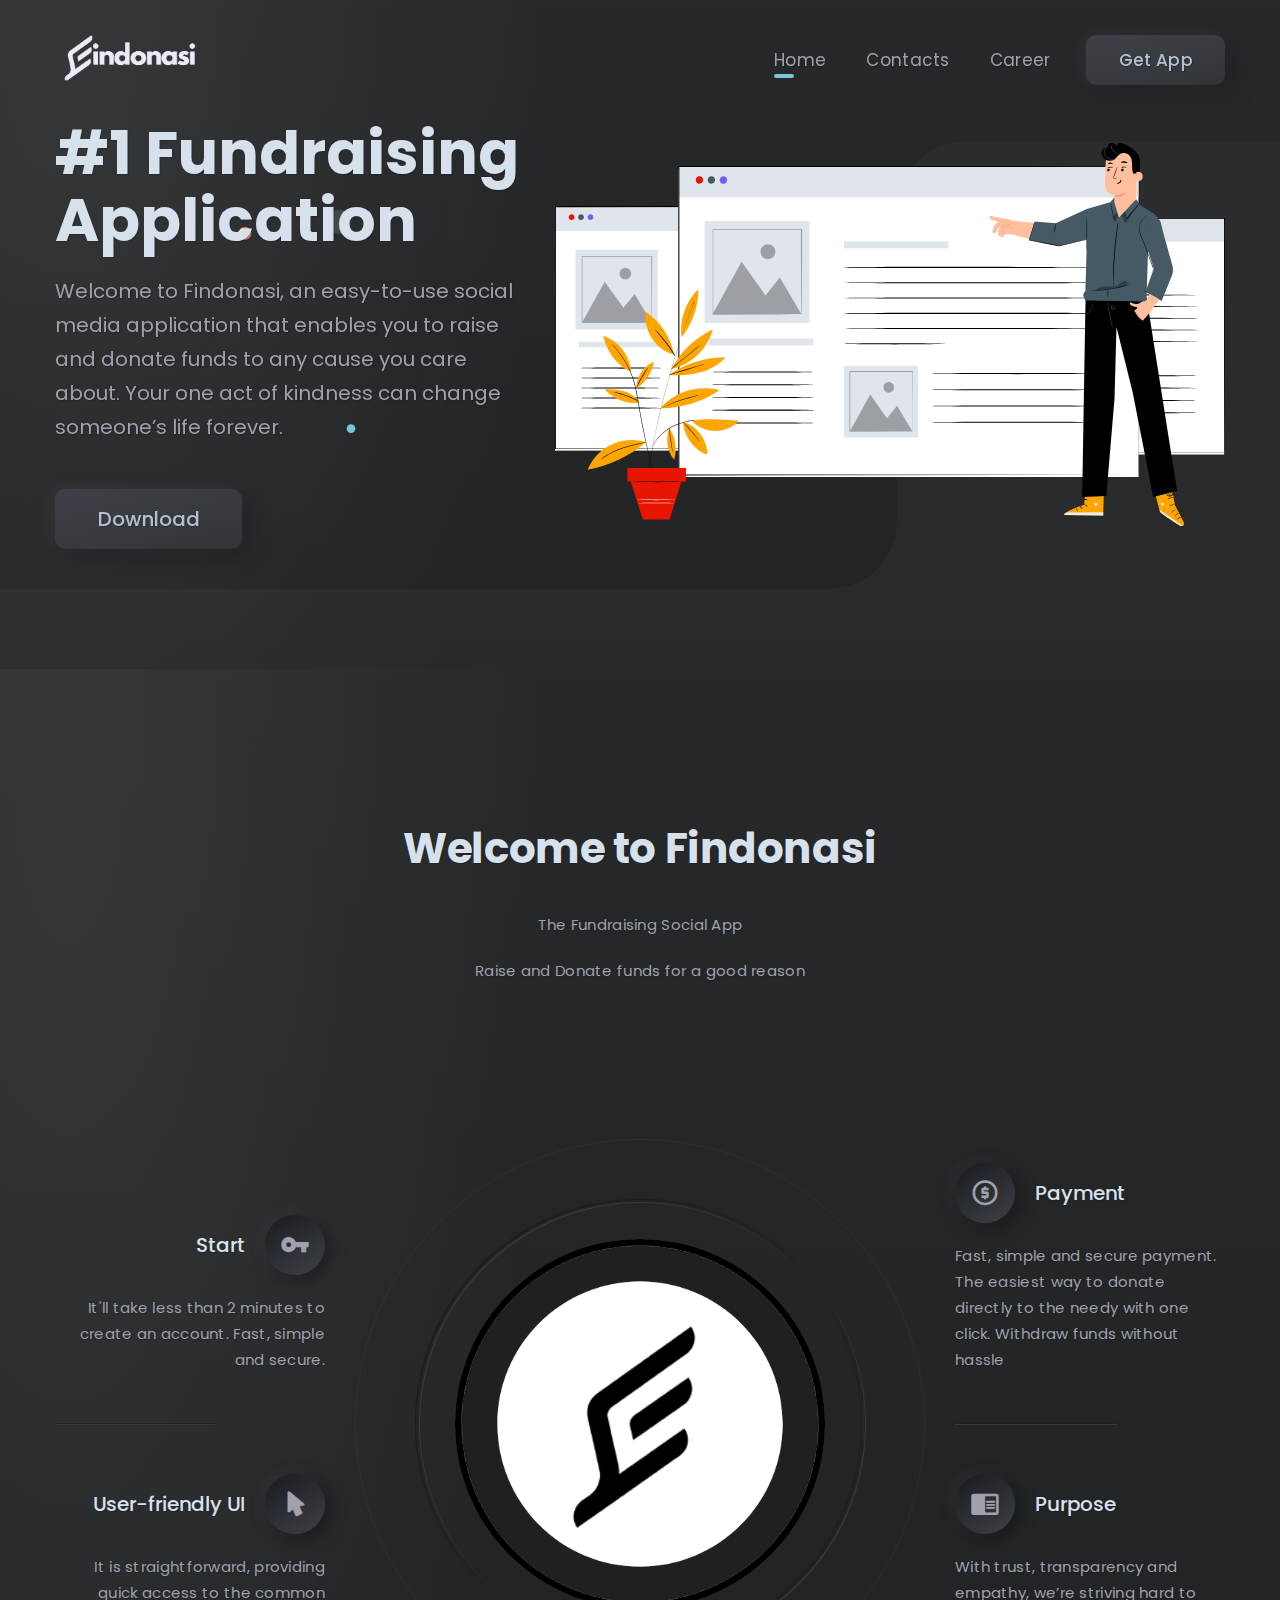
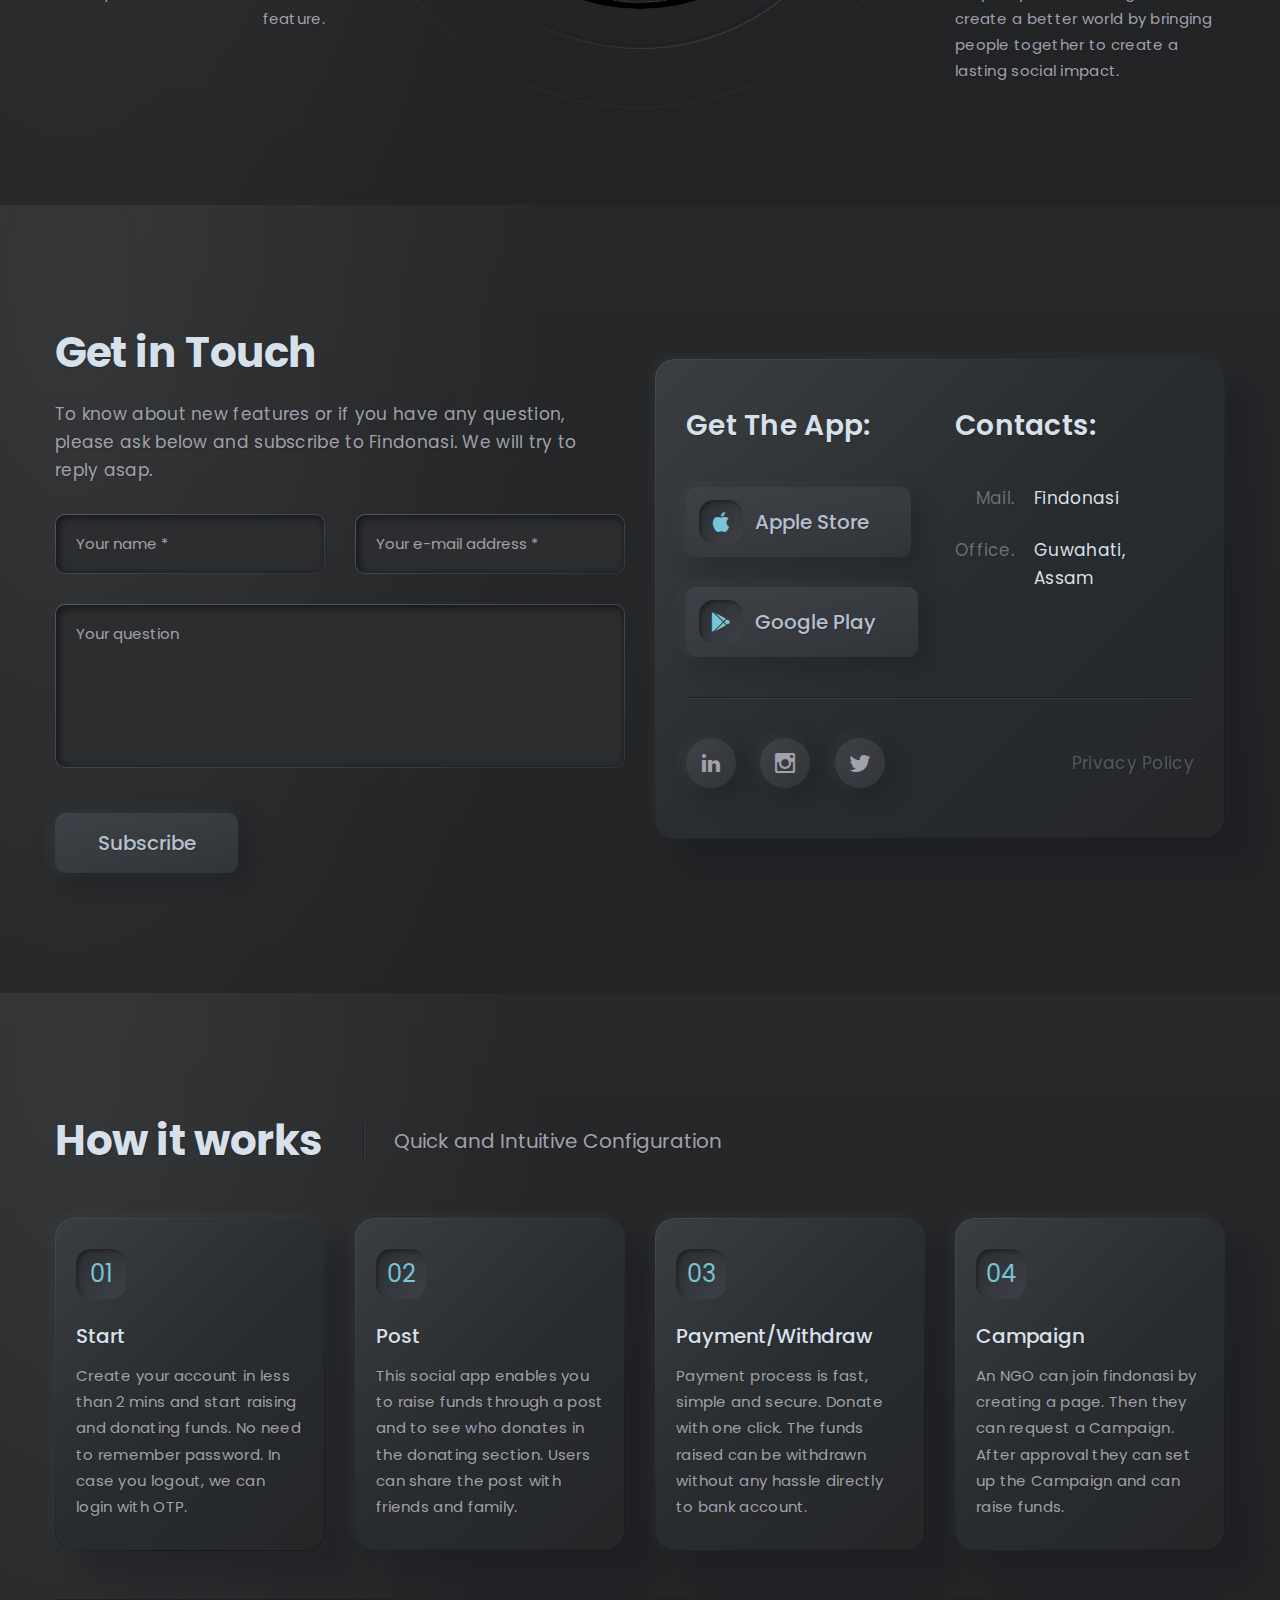
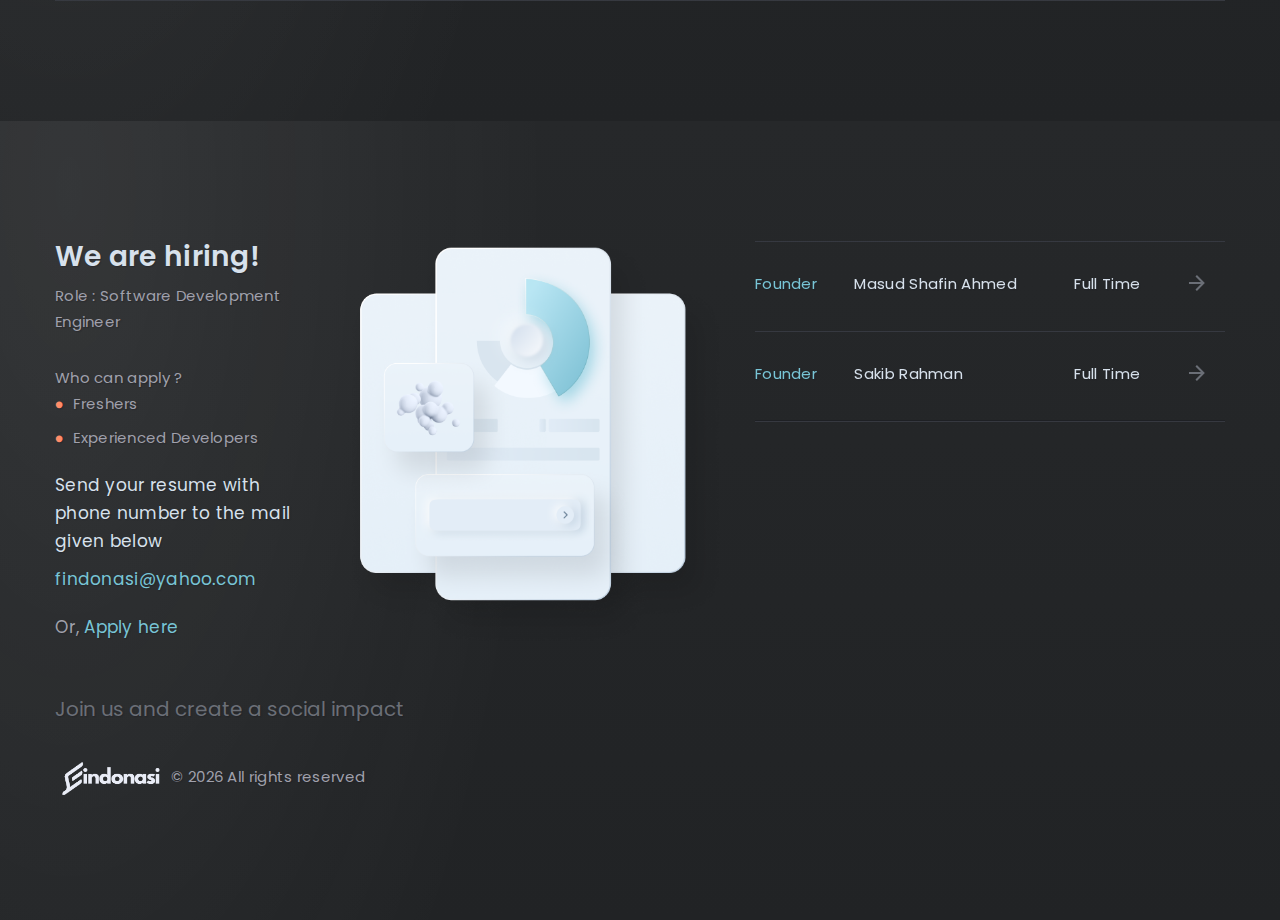
<file: index.html>
<!DOCTYPE html>
<html class="wide wow-animation" lang="en">

<head>
    <title>Home</title>
    <meta charset="utf-8">
    <meta name="viewport" content="width=device-width, height=device-height, initial-scale=1.0">
    <meta http-equiv="X-UA-Compatible" content="IE=edge">
    <link rel="icon" href="images/logo.png" type="image/x-icon">
    <link rel="stylesheet" type="text/css"
        href="https://fonts.googleapis.com/css2?family=Poppins:wght@400;500;600;700&display=swap">

    <link rel="stylesheet" href="https://cdnjs.cloudflare.com/ajax/libs/font-awesome/6.0.0-beta3/css/all.min.css"
        integrity="sha512-Fo3rlrZj/k7ujTnHg4CGR2D7kSs0v4LLanw2qksYuRlEzO+tcaEPQogQ0KaoGN26/zrn20ImR1DfuLWnOo7aBA=="
        crossorigin="anonymous" referrerpolicy="no-referrer" />
    <link rel="stylesheet" href="css/bootstrap.css">
    <link rel="stylesheet" href="css/fonts.css">
    <link rel="stylesheet" href="css/style.css">
</head>

<body>
    <!-- Preloader-->
    <div class="preloader">
        <div class="preloader-inner">
            <div class="preloader-dot"></div>
            <div class="preloader-dot"></div>
            <div class="preloader-dot"></div>
            <div class="preloader-dot"></div>
        </div>
    </div>
    <div class="page">
        <!--RD Navbar-->
        <header class="section rd-navbar-wrap">
            <nav class="rd-navbar">
                <div class="navbar-container">
                    <div class="navbar-cell">
                        <div class="navbar-panel">
                            <button class="navbar-switch"
                                data-multi-switch='{"targets":".rd-navbar","scope":".rd-navbar","isolate":"[data-multi-switch]"}'></button>
                            <div class="navbar-logo"><a class="navbar-logo-link" href="index.html"><img
                                        class="navbar-logo-default" src="images/flogo.png" alt="Findonasi" width="150"
                                        height="50" loading="lazy" /><img class="navbar-logo-inverse"
                                        src="images/favicon.png" alt="Findonasi" width="112" height="30"
                                        loading="lazy" /></a></div>
                        </div>
                    </div>
                    <div class="navbar-spacer"></div>
                    <div class="navbar-cell navbar-sidebar">
                        <ul class="navbar-navigation rd-navbar-nav fullpage-navigation">
                            <li class="navbar-navigation-root-item active" data-menuanchor="home"><a
                                    class="navbar-navigation-root-link" href="#home">Home</a>

                            </li>


                            <li class="navbar-navigation-root-item" data-menuanchor="contacts"><a
                                    class="navbar-navigation-root-link" href="#contacts">Contacts</a>
                            </li>

                            <li class="navbar-navigation-root-item" data-menuanchor="career"><a
                                    class="navbar-navigation-root-link" href="#career">Career</a>
                            </li>
                        </ul>
                    </div>
                    <div class="navbar-cell">
                        <div class="navbar-subpanel">
                            <div class="navbar-subpanel-item">
                                <button class="navbar-button navbar-info-button mdi-dots-vertical"
                                    data-multi-switch='{"targets":".rd-navbar","scope":".rd-navbar","class":"navbar-info-active","isolate":"[data-multi-switch]"}'></button>
                                <div class="navbar-info">
                                    <button class="btn btn-sm" data-modal-trigger='{"target":"#modal-login"}'>Get
                                        App</button>
                                </div>
                            </div>
                        </div>
                    </div>
                </div>
            </nav>
        </header>
        <!-- Intro-->
        <section class="section" id="home">
            <div class="swiper-wrapper">
                <div class="bg-layer d-flex align-items-end">
                    <svg class="image-svg" width="1920" height="792" viewBox="0 0 1920 792" fill="none">

                        <path opacity="0.03"
                            d="M1245 671.5H0V792H1920V0.5H1450C1392.01 0.5 1345 47.5101 1345 105.5V571.5C1345 626.728 1300.23 671.5 1245 671.5Z"
                            fill="white"></path>
                        <circle cx="509" cy="121" r="18" fill="#45494B"></circle>
                        <circle cx="367.5" cy="138.5" r="9.5" fill="#FF8C68"></circle>
                        <circle cx="526.5" cy="431.5" r="6.5" fill="#78C5D6"></circle>
                        <defs>
                            <lineargradient id="paint0_linear" x1="-30.2098" y1="414" x2="1076.2" y2="412.898"
                                gradientUnits="userSpaceOnUse">
                                <stop offset="0" stop-color="#323436"></stop>
                                <stop offset="1" stop-color="#282A2D"></stop>
                            </lineargradient>
                        </defs>
                    </svg>
                </div>
                <div class="swiper-wrapper">
                    <div class="swiper-slide section-lg">
                        <div class="container">
                            <div class="row align-items-center justify-content-lg-between flex-md-row-reverse">
                                <div class="col-8 col-md-5 col-lg-7 text-end"><img src="images/coming.svg" alt=""
                                        width="827" height="730" loading="lazy" />
                                </div>
                                <div class="col-md-7 col-lg-5 col-xxl-4">
                                    <h1>#1 Fundraising Application</h1>
                                    <div class="offset-xxs">
                                        <p class="biggest">Welcome to Findonasi, an easy-to-use social media
                                            application that enables you to raise and donate funds to any cause you
                                            care about. Your one act of kindness can change someone’s life forever. </p>
                                    </div>
                                    <div class="offset-sm">
                                        <button class="btn"
                                            data-modal-trigger='{"target":"#modal-login"}'>Download</button>
                                    </div>
                                </div>
                            </div>
                        </div>
                    </div>

                </div>
                <div class="swiper-pagination" data-pagination-ordered></div>
            </div>
        </section>
        <!-- Features-->


        <!-- About-->
        <section class="section section-lg" id="about">
            <div class="container">
                       <h2 class="text-center" style="padding-top: 2rem;padding-bottom: 1rem;">Welcome to Findonasi</h2>
                  <p class="text-center">The Fundraising Social App</p>
                <p class="text-center" style="padding-bottom: 8rem;">Raise and Donate funds for
                    a good reason</p>
                <div
                    class="row row-offset-md row-30 align-items-lg-center justify-content-center justify-content-lg-between">
                    <div class="col-lg-4 col-xl-3">
                        <div class="row row-30 row-md-40 row-xl-50">
                            <div class="col-md-6 col-lg-12">
                                <!-- Blurb-->
                                <article class="blurb blurb-lg-right ms-xxl-1">
                                    <div class="blurb-header">
                                        <div class="blurb-embed"><span
                                                class="icon icon-circle icon-lg icon-style-4 mdi-key"></span></div>
                                        <div class="blurb-title h5">Start </div>
                                    </div>
                                    <div class="blurb-text">It'll take less than 2 minutes to create an account. Fast,
                                        simple and secure.
                                    </div>
                                </article>
                            </div>
                            <div class="col-lg-12 d-none d-lg-block">
                                <hr class="divider me-0" style="width: 60%">
                            </div>
                            <div class="col-md-6 col-lg-12">
                                <!-- Blurb-->
                                <article class="blurb blurb-lg-right ms-xxl-1">
                                    <div class="blurb-header">
                                        <div class="blurb-embed"><span
                                                class="icon icon-circle icon-lg icon-style-4 mdi-cursor-default"></span>
                                        </div>
                                        <div class="blurb-title h5">User-friendly UI</div>
                                    </div>
                                    <div class="blurb-text">It is straightforward, providing quick access to the
                                        common feature. </div>
                                </article>
                            </div>
                        </div>
                    </div>
                    <div
                        class="col-8 col-xs-7 col-md-6 col-lg-3 col-xl-4 text-center order-first order-lg-0 py-5 py-lg-0">
                        <!-- Video--><span class="video" id="#" data-modal-trigger='{"target":"#modal-info"}'>
                            <div class="image-hover"><img src="images/logo.png" alt="" width="428" height="428"
                                    loading="lazy" data-image-to="images/logo.png" />
                            </div>
                            <!-- <div class="video-icon mdi-play"></div> -->
                            <div class="video-border"></div>
                        </span>
                    </div>
                    <div class="col-lg-4 col-xl-3">
                        <div class="row row-30 row-md-40 row-xl-50">
                            <div class="col-md-6 col-lg-12">
                                <!-- Blurb-->
                                <article class="blurb me-xxl-1">
                                    <div class="blurb-header">
                                        <div class="blurb-embed"><span
                                                class="icon icon-circle icon-lg icon-style-4 mdi-coin"></span></div>
                                        <div class="blurb-title h5">Payment</div>
                                    </div>
                                    <div class="blurb-text">Fast, simple and secure payment. The
                                        easiest way to donate directly to the
                                        needy with one click. Withdraw funds without hassle</div>
                                </article>
                            </div>
                            <div class="col-lg-12 d-none d-lg-block">
                                <hr class="divider ms-0" style="width: 60%">
                            </div>
                            <div class="col-md-6 col-lg-12">
                                <!-- Blurb-->
                                <article class="blurb me-xxl-1">
                                    <div class="blurb-header">
                                        <div class="blurb-embed"><span
                                                class="icon icon-circle icon-lg icon-style-4 mdi-book-open"></span>
                                        </div>
                                        <div class="blurb-title h5">Purpose</div>
                                    </div>
                                    <div class="blurb-text">With trust, transparency and empathy, we’re striving hard to
                                        create a better world by bringing people together to create a lasting social
                                        impact.
                                    </div>
                                </article>
                            </div>
                        </div>
                    </div>
                </div>
            </div>
        </section>
        <!-- Get in touch-->
        <section class="section section-lg" id="contacts">
            <div class="container">
                <div class="row row-30 align-items-xl-center justify-content-xxl-between">
                    <div class="col-lg-6">
                        <h2>Get in Touch</h2>
                        <p class="bigger">To know about new features or if you have any question, please ask below and
                            subscribe
                            to
                            Findonasi. We will try to reply asap. </p>
                        <form class="rd-mailform" data-form-output="form-output-global" data-form-type="contact"
                            method="post" action="send.php">
                            <div class="row row-30">
                                <div class="col-xs-6">
                                    <div class="form-group">
                                        <input class="form-control" type="text" name="name" placeholder="Your name *"
                                            data-constraints="@Required">
                                    </div>
                                </div>
                                <div class="col-xs-6">
                                    <div class="form-group">
                                        <input class="form-control" type="email" name="email"
                                            placeholder="Your e-mail address *" data-constraints="@Email @Required">
                                    </div>
                                </div>
                                <div class="col-12">
                                    <div class="form-group">
                                        <textarea class="form-control" name="question" placeholder="Your question"
                                            rows="5" data-constraints="@Required"></textarea>
                                    </div>
                                </div>
                            </div>
                            <div class="offset-sm group-40 d-flex flex-wrap flex-xs-nowrap align-items-center">
                                <button class="btn" type="submit">Subscribe</button>

                            </div>
                        </form>
                    </div>
                    <div class="col-lg-6 col-xxl-5">
                        <div class="box px-xl-3 px-xxl-4">
                            <div class="row row-30">
                                <div class="col-md-6 col-lg-12 col-xl-6">
                                    <h4>Get The App:</h4>
                                    <div class="group-30 offset-sm"><span class="btn ps-1"
                                            data-modal-trigger='{"target":"#modal-login"}'><span
                                                class="btn-icon icon icon-round icon-sm icon-primary icon-style-3 mdi-apple"></span><span>Apple
                                                Store</span></span><span class="btn ps-1"
                                            data-modal-trigger='{"target":"#modal-login"}'><span
                                                class="btn-icon icon icon-round icon-sm icon-primary icon-style-3 mdi-google-play"></span><span>Google
                                                Play</span></span></div>
                                </div>
                                <div class="col-md-6 col-lg-12 col-xl-6">
                                    <h4>Contacts:</h4>
                                    <table class="table table-sm table-responsive-xl table-no-bordered bigger">
                                        <tbody>
                                            <!-- <tr>
                                                <td class="text-end text-600 ps-0 align-middle">Ph.</td>
                                                <td class="biggest"><a class="link-inherit"
                                                        href="tel:#">1-800-901-234</a>
                                                </td>
                                            </tr> -->
                                            <tr>
                                                <td class="text-end text-600 ps-0">Mail.</td>
                                                <td>
                                                    <a class="link-inherit no-link"
                                                        href="mailto:findonasi@yahoo.com">Findonasi </a>

                                                </td>
                                            </tr>
                                            <tr>
                                                <td class="text-end text-600 ps-0">Office.</td>
                                                <td>Guwahati, Assam</td>
                                            </tr>
                                        </tbody>
                                    </table>
                                </div>
                            </div>
                            <hr class="divider">
                            <div class="group-20 d-flex flex-wrap align-items-center justify-content-between">
                                <div>
                                    <!-- List social-->
                                    <ul class="list list-social">
                                        <li class="list-social-item"><a
                                                class="icon icon-circle icon-md icon-style-1 mdi-linkedin"
                                                href="https://linkedin.com/company/findonasi"></a>
                                        </li>
                                        <li class="list-social-item"><a
                                                class="icon icon-circle icon-md icon-style-1 mdi-instagram no-link"
                                                href="https://instagram.com/findonasi" target="_blank"></a>
                                        </li>
                                        <li class="list-social-item"><a
                                                class="icon icon-circle icon-md icon-style-1 mdi-twitter"
                                                href="https://twiiter.com/findonasi"></a>
                                        </li>
                                    </ul>
                                </div>
                                <div>
                                    <p class="rights bigger"><a
                                            class="no-link" href="privacy-policy.html">Privacy Policy</a></p>
                                </div>
                            </div>
                        </div>
                    </div>
                </div>
            </div>
            <div class="form-output snackbar snackbar-secondary" id="form-output-global"></div>
        </section>

        <!-- Features-->
        <section class="section section-lg">
            <div class="container">
                <div class="d-md-flex align-items-md-center">
                    <h2>How it works</h2>
                    <p class="biggest mt-md-0 ms-md-4 border-md-left ps-md-3">Quick and Intuitive Configuration
                    </p>
                </div>
                <div class="offset-xl blurb-hovered">
                    <div class="row row-30 row-lg-0">
                        <div class="col-md-6 col-lg-3">
                            <div class="blurb-hovered-item">
                                <!-- Blurb boxed-->
                                <article class="blurb blurb-boxed">
                                    <div class="media media-sm flex-lg-column flex-xxl-row">
                                        <div class="media-left">
                                            <div class="blurb-embed"><span
                                                    class="icon icon-round icon-md icon-primary icon-style-3 font-weight-medium">01</span>
                                            </div>
                                        </div>
                                        <div class="media-body">
                                            <div class="blurb-title h5">Start</div>
                                            <div class="blurb-text">Create your account in less than 2 mins and start
                                                raising and donating funds. No need to remember password. In
                                                case you logout, we can login with OTP.
                                            </div>
                                        </div>
                                    </div>
                                </article>
                            </div>
                        </div>
                        <div class="col-md-6 col-lg-3">
                            <div class="blurb-hovered-item">
                                <!-- Blurb boxed-->
                                <article class="blurb blurb-boxed">
                                    <div class="media media-sm flex-lg-column flex-xxl-row">
                                        <div class="media-left">
                                            <div class="blurb-embed"><span
                                                    class="icon icon-round icon-md icon-primary icon-style-3 font-weight-medium">02</span>
                                            </div>
                                        </div>
                                        <div class="media-body">
                                            <div class="blurb-title h5">Post</div>
                                            <div class="blurb-text">This social app enables you to raise funds through a
                                                post and to see who donates in the donating section. Users can share the
                                                post with friends and family.</div>
                                        </div>
                                    </div>
                                </article>
                            </div>
                        </div>
                        <div class="col-md-6 col-lg-3">
                            <div class="blurb-hovered-item">
                                <!-- Blurb boxed-->
                                <article class="blurb blurb-boxed">
                                    <div class="media media-sm flex-lg-column flex-xxl-row">
                                        <div class="media-left">
                                            <div class="blurb-embed"><span
                                                    class="icon icon-round icon-md icon-primary icon-style-3 font-weight-medium">03</span>
                                            </div>
                                        </div>
                                        <div class="media-body">
                                            <div class="blurb-title h5">Payment/Withdraw</div>
                                            <div class="blurb-text">Payment process is fast, simple and secure. Donate
                                                with one click. The
                                                funds raised can be withdrawn without any hassle
                                                directly to bank account.</div>
                                        </div>
                                    </div>
                                </article>
                            </div>
                        </div>
                        <div class="col-md-6 col-lg-3">
                            <div class="blurb-hovered-item">
                                <!-- Blurb boxed-->
                                <article class="blurb blurb-boxed">
                                    <div class="media media-sm flex-lg-column flex-xxl-row">
                                        <div class="media-left">
                                            <div class="blurb-embed"><span
                                                    class="icon icon-round icon-md icon-primary icon-style-3 font-weight-medium">04</span>
                                            </div>
                                        </div>
                                        <div class="media-body">
                                            <div class="blurb-title h5">Campaign</div>
                                            <div class="blurb-text">An NGO can join findonasi by creating a page. Then
                                                they
                                                can request
                                                a
                                                Campaign. After approval they can set up the Campaign and can raise
                                                funds.</div>
                                        </div>
                                    </div>
                                </article>
                            </div>
                        </div>
                    </div>
                </div>
            </div>
        </section>
        <!-- Features-->
        <section class="section section-lg"  id="career">
            <div class="container">
                <div class="row row-30 justify-content-xxl-between">
                    <div class="col-xl-7 col-xxl-6">
                        <div class="row row-30">
                            <div class="col-xs-6 col-xl-5 col-xxl-4">
                                <h4>We are hiring!</h4>
                                <p>Role : Software Development Engineer</p>
                                <ul class="list list-marked list-secondary">
                                    Who can apply ?
                                    <li class="list-item">Freshers</li>
                                    <li class="list-item">Experienced Developers</li>

                                </ul>
                                <p class="bigger text-300">Send your resume with phone number to the mail given below
                                </p>
                                <div class="bigger mt-1"><a class="no-link"
                                        href="mailto:findonasi@yahoo.com">findonasi@yahoo.com</a>
                                    <p> Or, <a class="no-link"
                                        href="https://forms.gle/F8gFCesbysfxiJ9M8">Apply here</a> </p>
                                </div>
                            </div>
                            <div class="col-6 col-lg-4 col-xl-7 col-xxl-8 text-xxl-end"><img class="rounded-sm"
                                    src="images/img-foo.png" alt="" width="452" height="354" loading="lazy" />
                            </div>
                        </div>
                      <div class="offset-sm group-20 d-flex flex-wrap align-items-baseline"><span
                                class="text-600 biggest">Join us and create a social impact</span></div>
                    </div> 
                    <div class="col-xl-5">
                        <table class="table table-responsive-xs table-hover">
                            <tbody>
                                <tr>
                                    <td class="text-primary ps-0">Founder</td>
                                    <td>Masud Shafin Ahmed</td>
                                    <td>Full Time</td>
                                    <td class="text-center text-600"><a class="icon icon-sm mdi-arrow-right no-link"
                                            href="#"></a></td>
                                </tr>
                                <tr>
                                    <td class="text-primary ps-0">Founder</td>
                                    <td>Sakib Rahman</td>
                                    <td>Full Time</td>
                                    <td class="text-center text-600"><a class="icon icon-sm mdi-arrow-right no-link"
                                            href="#"></a></td>
                                </tr>

                            </tbody>
                        </table>
                    </div>
                    <p> <span><img src="images/flogo.png" width="112" alt="findonasi"></span> © <span
                                            class="copyright-year"></span> All rights reserved </p>

                </div>
            </div>

        </section>

    </div>
    <!-- Modal-->
    <div class="modal fade" id="modal-login" tabindex="-1" role="dialog">
        <div class="modal-dialog" role="document">
            <div class="modal-content">
                <div class="modal-body text-center">
                    <h3>Hey!</h3>
                    <p>We're getting ready to launch in. You'll be able to download the application soon</p>
                    <button class="btn btn-block" type="submit" style="pointer-events: none;">Download</button>
                </div>
                <button class="close" type="button" data-bs-dismiss="modal" aria-label="Close"><span
                        aria-hidden="true">×</span></button>
            </div>
        </div>
    </div>
    <!-- Modal2-->
    <div class="modal fade" id="modal-info" tabindex="-1" role="dialog">
        <div class="modal-dialog" role="document">
            <div class="modal-content">
                <div class="modal-body text-center">
                    <h3>How are you?</h3>
                    <p>Need funds? Want to help the poor? Don't have time to help someone? <br>
                        Well ! We are here to help you. Findonasi enables the world to connect to the causes that
                        matters. Raise and donate
                        funds with Findonasi. All lives matter and our one act of kindness can change someone's life.
                        Let's connect
                        and create a social impact.
                    </p>
                </div>
                <button class="close" type="button" data-bs-dismiss="modal" aria-label="Close"><span
                        aria-hidden="true">×</span></button>
            </div>
        </div>
    </div>
    <script src="js/core.min.js"></script>
    <script src="js/script.js"></script>
</body>

</html>
</file>
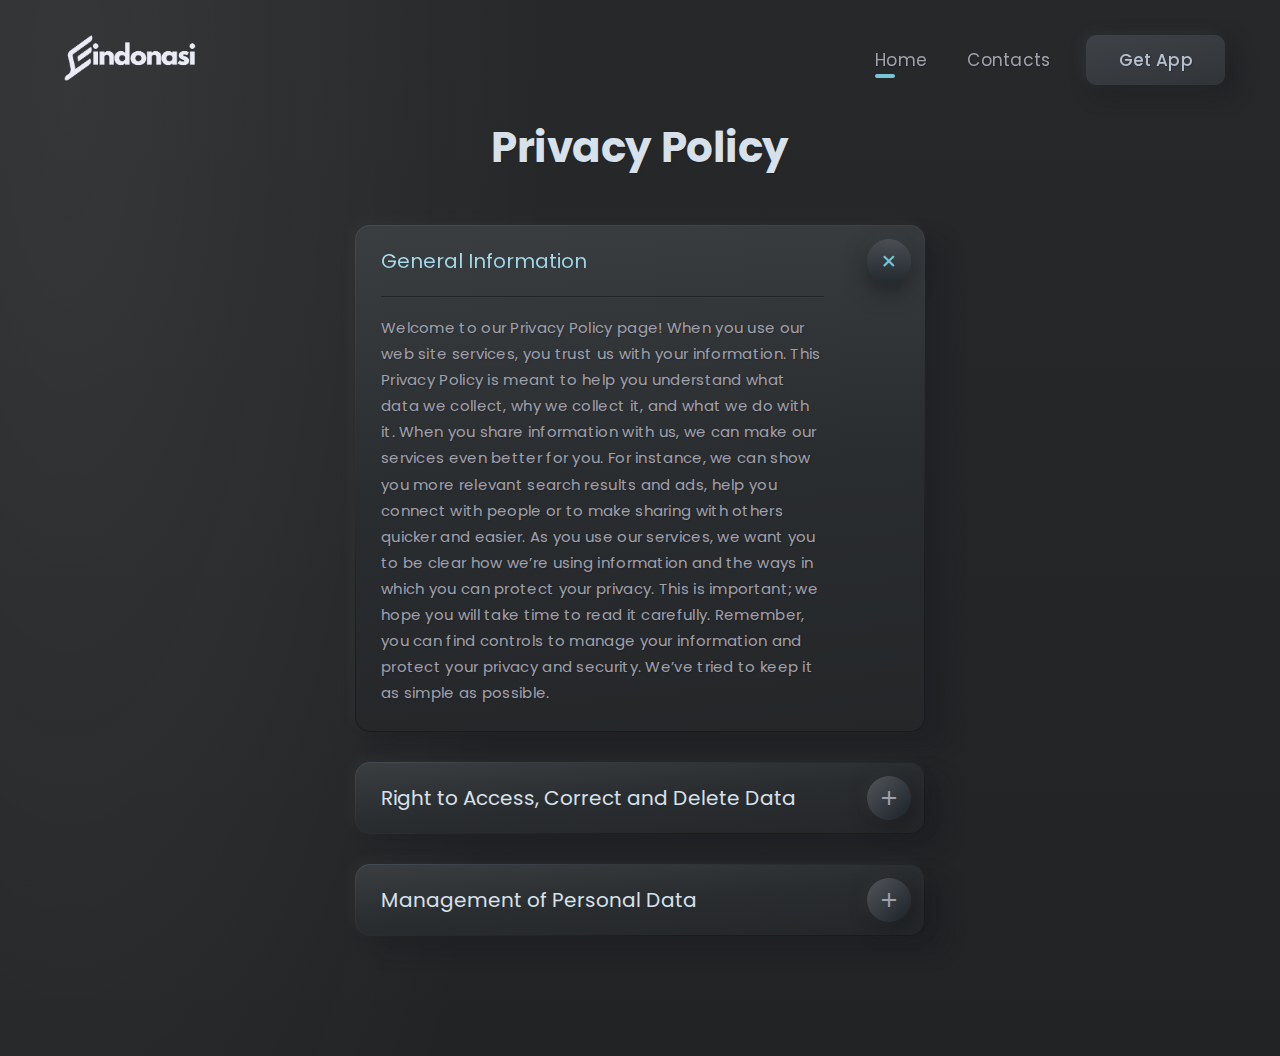
<file: privacy-policy.html>
<!DOCTYPE html>
<html class="wide wow-animation" lang="en">

<head>
    <title>Privacy Policy</title>
    <meta charset="utf-8">
    <meta name="viewport" content="width=device-width, height=device-height, initial-scale=1.0">
    <meta http-equiv="X-UA-Compatible" content="IE=edge">
    <link rel="icon" href="images/logo.png" type="image/x-icon">
    <link rel="stylesheet" type="text/css"
        href="https://fonts.googleapis.com/css2?family=Poppins:wght@400;500;600;700&display=swap">

    <link rel="stylesheet" href="https://cdnjs.cloudflare.com/ajax/libs/font-awesome/6.0.0-beta3/css/all.min.css"
        integrity="sha512-Fo3rlrZj/k7ujTnHg4CGR2D7kSs0v4LLanw2qksYuRlEzO+tcaEPQogQ0KaoGN26/zrn20ImR1DfuLWnOo7aBA=="
        crossorigin="anonymous" referrerpolicy="no-referrer" />
    <link rel="stylesheet" href="css/bootstrap.css">
    <link rel="stylesheet" href="css/fonts.css">
    <link rel="stylesheet" href="css/style.css">
</head>

<body>
    <!-- Preloader-->
    <div class="preloader">
        <div class="preloader-inner">
            <div class="preloader-dot"></div>
            <div class="preloader-dot"></div>
            <div class="preloader-dot"></div>
            <div class="preloader-dot"></div>
        </div>
    </div>
    <div class="page">
        <header class="section rd-navbar-wrap">
            <nav class="rd-navbar">
                <div class="navbar-container">
                    <div class="navbar-cell">
                        <div class="navbar-panel">
                            <button class="navbar-switch"
                                data-multi-switch='{"targets":".rd-navbar","scope":".rd-navbar","isolate":"[data-multi-switch]"}'></button>
                            <div class="navbar-logo"><a class="navbar-logo-link" href="index.html"><img
                                        class="navbar-logo-default" src="images/flogo.png" alt="Findonasi" width="150"
                                        height="50" loading="lazy" /><img class="navbar-logo-inverse"
                                        src="images/favicon.png" alt="Findonasi" width="112" height="30"
                                        loading="lazy" /></a></div>
                        </div>
                    </div>
                    <div class="navbar-spacer"></div>
                    <div class="navbar-cell navbar-sidebar">
                        <ul class="navbar-navigation rd-navbar-nav fullpage-navigation">
                            <li class="navbar-navigation-root-item active" data-menuanchor="home"><a
                                    class="navbar-navigation-root-link" href="/#home">Home</a>

                            </li>


                            <li class="navbar-navigation-root-item" data-menuanchor="contacts"><a
                                    class="navbar-navigation-root-link" href="/#contacts">Contacts</a>
                            </li>

                        </ul>
                    </div>
                    <div class="navbar-cell">
                        <div class="navbar-subpanel">
                            <div class="navbar-subpanel-item">
                                <button class="navbar-button navbar-info-button mdi-dots-vertical"
                                    data-multi-switch='{"targets":".rd-navbar","scope":".rd-navbar","class":"navbar-info-active","isolate":"[data-multi-switch]"}'></button>
                                <div class="navbar-info">
                                    <button class="btn btn-sm" data-modal-trigger='{"target":"#modal-login"}'>Get
                                        App</button>
                                </div>
                            </div>
                        </div>
                    </div>
                </div>
            </nav>
        </header>
        <section class="section section-lg section-one-screen">
            <div class="container">
                <h2 class="text-center">Privacy Policy</h2>
                <div class="row row-offset-sm row-30 justify-content-center accordion">
                    <div class="col-lg-6">
                        <!-- Accordion-->
                        <article class="accordion-item active">
                            <button class="accordion-head"><span class="accordion-title h5">General
                                    Information</span><span class="accordion-icon"><span
                                        class="icon icon-circle icon-sm icon-style-2 mdi-plus"></span></span></button>
                            <div class="accordion-body">
                                <div class="accordion-text">Welcome to our Privacy Policy page! When you use our web
                                    site services, you trust us with your information. This Privacy Policy is meant to
                                    help you understand what data we collect, why we collect it, and what we do with it.
                                    When you share information with us, we can make our services even better for you.
                                    For instance, we can show you more relevant search results and ads, help you connect
                                    with people or to make sharing with others quicker and easier. As you use our
                                    services, we want you to be clear how we’re using information and the ways in which
                                    you can protect your privacy. This is important; we hope you will take time to read
                                    it carefully. Remember, you can find controls to manage your information and protect
                                    your privacy and security. We’ve tried to keep it as simple as possible.</div>
                            </div>
                        </article>
                        <!-- Accordion-->
                        <article class="accordion-item">
                            <button class="accordion-head"><span class="accordion-title h5">Right to Access, Correct and
                                    Delete Data</span><span class="accordion-icon"><span
                                        class="icon icon-circle icon-sm icon-style-2 mdi-plus"></span></span></button>
                            <div class="accordion-body">
                                <div class="accordion-text">Our customers have the right to access, correct and delete
                                    personal data relating to them, and to object to the processing of such data, by
                                    addressing a written request, at any time. The Company makes every effort to put in
                                    place suitable precautions to safeguard the security and privacy of personal data,
                                    and to prevent it from being altered, corrupted, destroyed or accessed by
                                    unauthorized third parties. However, the Company does not control each and every
                                    risk related to the use of the Internet, and therefore warns the Site users of the
                                    potential risks involved in the functioning and use of the Internet. The Site may
                                    include links to other web sites or other internet sources. As the Company cannot
                                    control these web sites and external sources, the Company cannot be held responsible
                                    for the provision or display of these web sites and external sources, and may not be
                                    held liable for the content, advertising, products, services or any other material
                                    available on or from these web sites or external sources.</div>
                            </div>
                        </article>
                        <!-- Accordion-->
                        <article class="accordion-item">
                            <button class="accordion-head"><span class="accordion-title h5">Management of Personal
                                    Data</span><span class="accordion-icon"><span
                                        class="icon icon-circle icon-sm icon-style-2 mdi-plus"></span></span></button>
                            <div class="accordion-body">
                                <div class="accordion-text">You can view or edit your personal data online for many of
                                    our services. You can also make choices about our collection and use of your data.
                                    How you can access or control your personal data will depend on which services you
                                    use. You can choose whether you wish to receive promotional communications from our
                                    web site by email, SMS, physical mail, and telephone. If you receive promotional
                                    email or SMS messages from us and would like to opt out, you can do so by following
                                    the directions in that message. You can also make choices about the receipt of
                                    promotional email, telephone calls, and postal mail by visiting and signing into
                                    Company Promotional Communications Manager, which allows you to update contact
                                    information, manage contact preferences, opt out of email subscriptions, and choose
                                    whether to share your contact information with our partners. These choices do not
                                    apply to mandatory service communications that are part of certain web site
                                    services.</div>
                            </div>
                        </article>
                    </div>
                </div>
            </div>
        </section>
    </div>
    <!-- Modal-->
    <div class="modal fade" id="modal-login" tabindex="-1" role="dialog">
        <div class="modal-dialog" role="document">
            <div class="modal-content">
                <div class="modal-body text-center">
                    <h3>Log In</h3>
                    <p>Lorem ipsum dolor sit amet, consectetur adipiscing</p>
                    <form class="rd-mailform">
                        <div class="form-group">
                            <input class="form-control" type="text" name="name" placeholder="Your name *"
                                data-constraints="@Required">
                        </div>
                        <div class="form-group">
                            <input class="form-control" type="password" name="password" placeholder="Password *"
                                data-constraints="@Required">
                        </div>
                        <div class="offset-xxs group-40 d-flex flex-wrap flex-xs-nowrap align-items-center">
                            <button class="btn btn-block" type="submit">Log in</button>
                        </div>
                    </form>
                </div>
                <button class="close" type="button" data-bs-dismiss="modal" aria-label="Close"><span
                        aria-hidden="true">×</span></button>
            </div>
        </div>
    </div>
    <script src="js/core.min.js"></script>
    <script src="js/script.js"></script>
</body>

</html>
</file>
<file: css/style.css>
@charset "UTF-8";

h1,
h2,
h3,
h4,
h5,
h6,
.h1,
.h2,
.h3,
.h4,
.h5,
.h6 {
    margin: 0;
}

/* scrollbar */
::-webkit-scrollbar {
    width: 5px;
    animation-duration: 0s;
}

::-webkit-scrollbar-track {
    background: #392e4200;
}

::-webkit-scrollbar-thumb {
    background: rgba(57, 53, 70, 0);
    border-radius: 10px;
}

::-webkit-scrollbar-thumb:hover {
    background: rgba(154, 153, 155, 0.356);
}

body,
html {
    scrollbar-width: thin;
    scrollbar-color: rgb(88, 88, 88) rgba(255, 255, 255, 0);
    scroll-behavior:smooth;
}

*::-webkit-scrollbar {
    width: 5px;

}

*::-webkit-scrollbar-track {
    background: rgba(245, 144, 144, 0);
}

*::-webkit-scrollbar-thumb {
    background-color: rgba(88, 87, 87, 0.623);
    border-radius: 20px;
    border: 0 solid rgba(46, 44, 61, 0);
}

/* scrollbar finish */
article,
aside,
figcaption,
figure,
footer,
header,
hgroup,
main,
nav,
section {
    display: block;
}

button {
    padding: 0;
    border: 0;
    background-color: transparent;
    transition: all 0.2s ease-in-out;
}

a:focus,
button:focus {
    outline: none !important;
}

button::-moz-focus-inner {
    border: 0;
}

*:focus {
    outline: none;
}

blockquote {
    padding: 0;
    margin: 0;
}

input,
button,
select,
textarea {
    outline: none;
}

button {
    padding: 0;
}

label {
    margin-bottom: 0;
}

p {
    margin: 0;
}

ul,
ol {
    list-style: none;
    padding: 0;
    margin: 0;
}

ul li,
ol li {
    display: block;
}

dl {
    margin: 0;
}

dt,
dd {
    line-height: inherit;
}

dt {
    font-weight: inherit;
}

dd {
    margin-bottom: 0;
}

cite {
    font-style: normal;
}

form {
    margin-bottom: 0;
}

blockquote {
    padding-left: 0;
    border-left: 0;
}

address {
    margin-top: 0;
    margin-bottom: 0;
}

figure {
    margin-bottom: 0;
}

html p a:hover {
    text-decoration: none;
}

/** @section Context Styles */

/** @section Page layout */

body {
    font-size: 15px;
    overflow-x: hidden;
    letter-spacing: 0.02em;
    text-shadow: 1px 1px 1px rgba(25, 27, 33, 0.35);
    background-color: #212325;
    color: #a0a1ac;
}

.page {
    position: relative;
    overflow: hidden;
    min-height: 100vh;
    opacity: 0;
}

.page-loaded .page {
    opacity: 1;
}

.rd-navbar-fixed-linked .page {
    padding-top: 60px;
}

html .page {
    transition: opacity .25s;
}

html.components-ready .page {
    transition: opacity .25s;
}

/** @section Offsets */

*+p {
    margin-top: 1.25rem;
}

*+h1,
*+h2,
*+h3,
*+h4,
*+h5,
*+h6 {
    margin-top: 1.25rem;
}

*+img,
*+figure {
    margin-top: 1.875rem;
}

*+form {
    margin-top: 1.875rem;
}

h4+p,
h5+p,
h6+p {
    margin-top: 0.625rem;
}

*+.offset-xxs {
    margin-top: 1.25rem;
}

*+.offset-xl {
    margin-top: 3.125rem;
}

*+.offset-xs,
*+.offset-sm,
*+.offset-md,
*+.offset-lg {
    margin-top: 2.5rem;
}

@media (min-width: 992px) {
    *+.offset-sm,
    *+.offset-md,
    *+.offset-lg,
    *+.offset-xl {
        margin-top: 2.8125rem;
    }
}

@media (min-width: 1200px) {
    *+.offset-md,
    *+.offset-lg,
    *+.offset-xl {
        margin-top: 3.125rem;
    }
}

@media (min-width: 1600px) {
    *+.offset-lg {
        margin-top: 3.75rem;
    }
    *+.offset-xl {
        margin-top: 4.375rem;
    }
}

@media (min-width: 1600px) {
    .indent-negative-1 {
        margin-left: -6.3125rem;
    }
}

/** @group Utilities */

/** @section Text styling */

.text-italic {
    font-style: italic;
}

.text-normal {
    font-style: normal;
}

.text-underline {
    text-decoration: underline;
}

.text-strike {
    text-decoration: line-through;
}

.text-spacing-0 {
    letter-spacing: 0;
}

.text-300 {
    color: #d7e1ec;
}

.text-400 {
    color: #b4c0ce;
}

.text-500 {
    color: #a0a1ac;
}

.text-600 {
    color: #6b6f77;
}

.text-900 {
    color: #212325;
}

/** @section Row spacing */

.row-0 {
    margin-bottom: 0px;
}

.row-0:empty {
    margin-bottom: 0;
}

.row-0>* {
    margin-bottom: 0px;
}

.row-5 {
    margin-bottom: -5px;
}

.row-5:empty {
    margin-bottom: 0;
}

.row-5>* {
    margin-bottom: 5px;
}

.row-10 {
    margin-bottom: -10px;
}

.row-10:empty {
    margin-bottom: 0;
}

.row-10>* {
    margin-bottom: 10px;
}

.row-15 {
    margin-bottom: -15px;
}

.row-15:empty {
    margin-bottom: 0;
}

.row-15>* {
    margin-bottom: 15px;
}

.row-20 {
    margin-bottom: -20px;
}

.row-20:empty {
    margin-bottom: 0;
}

.row-20>* {
    margin-bottom: 20px;
}

.row-30 {
    margin-bottom: -30px;
}

.row-30:empty {
    margin-bottom: 0;
}

.row-30>* {
    margin-bottom: 30px;
}

.row-50 {
    margin-bottom: -50px;
}

.row-50:empty {
    margin-bottom: 0;
}

.row-50>* {
    margin-bottom: 50px;
}

*+.row {
    margin-top: 2.5rem;
}

@media (min-width: 768px) {
    .row-md-40 {
        margin-bottom: -40px;
    }
    .row-md-40:empty {
        margin-bottom: 0;
    }
    .row-md-40>* {
        margin-bottom: 40px;
    }
}

@media (min-width: 992px) {
    .row-lg-0 {
        margin-bottom: 0px;
    }
    .row-lg-0:empty {
        margin-bottom: 0;
    }
    .row-lg-0>* {
        margin-bottom: 0px;
    }
}

@media (min-width: 1200px) {
    .row-xl-0 {
        margin-bottom: 0px;
    }
    .row-xl-0:empty {
        margin-bottom: 0;
    }
    .row-xl-0>* {
        margin-bottom: 0px;
    }
    .row-xl-40 {
        margin-bottom: -40px;
    }
    .row-xl-40:empty {
        margin-bottom: 0;
    }
    .row-xl-40>* {
        margin-bottom: 40px;
    }
    .row-xl-50 {
        margin-bottom: -50px;
    }
    .row-xl-50:empty {
        margin-bottom: 0;
    }
    .row-xl-50>* {
        margin-bottom: 50px;
    }
    .row-xl-60 {
        margin-bottom: -60px;
    }
    .row-xl-60:empty {
        margin-bottom: 0;
    }
    .row-xl-60>* {
        margin-bottom: 60px;
    }
    *+.row-offset-sm,
    *+.row-offset-md {
        margin-top: 3.125rem;
    }
    *+.row-offset-lg,
    *+.row-offset-xl {
        margin-top: 3.75rem;
    }
}

@media (min-width: 1600px) {
    *+.row-offset-md {
        margin-top: 3.75rem;
    }
    *+.row-offset-lg {
        margin-top: 4.375rem;
    }
    *+.row-offset-xl {
        margin-top: 5rem;
    }
}

@media (min-width: 1600px) {
    .gutters-xxl-60 {
        margin-right: -30px;
        margin-left: -30px;
    }
    .gutters-xxl-60>.col,
    .gutters-xxl-60>[class*="col-"] {
        padding-right: 30px;
        padding-left: 30px;
    }
}

/** @section Sections */

.section {
    background: radial-gradient(37.53% 147.33% at 5.39% 8.57%, rgba(255, 255, 255, 0.07) 0%, rgba(255, 255, 255, 0) 100%), linear-gradient(180deg, #26282a 0%, #212325 100%);
}

.section-sm,
.section-md,
.section-lg {
    padding: 60px 0;
}

@media (min-width: 768px) {
    .section-md,
    .section-lg {
        padding: 80px 0;
    }
}

@media (min-width: 992px) {
    .section-md,
    .section-lg {
        padding: 100px 0;
    }
}

@media (min-width: 1200px) {
    .section-lg {
        padding: 120px 0;
    }
}

.section-xl {
    padding: 100px 0;
}

@media (min-width: 768px) {
    .section-xl {
        padding: 150px 0;
    }
}

@media (min-width: 1200px) {
    .section-xl {
        padding: 195px 0 165px;
    }
}

.section-one-screen {
    min-height: 100vh;
    display: flex;
    flex-direction: column;
    justify-content: center;
}

.section-one-screen-header,
.section-one-screen-body,
.section-one-screen-footer {
    padding: 3.125rem 0rem;
}

@media (min-width: 992px) {
    .section-one-screen-header {
        padding-top: 6.25rem;
    }
}

@media (min-width: 1200px) {
    .section-one-screen-1 .section-one-screen-body {
        padding-top: 6.3vw;
    }
    .section-one-screen-1 .section-one-screen-footer {
        padding-bottom: 4.2vw;
    }
}

/** @section Grid modules */

.grid-demo {
    letter-spacing: 0;
    text-align: center;
}

.grid-demo p {
    white-space: nowrap;
    overflow: hidden;
    text-overflow: ellipsis;
}

.grid-demo *+p {
    margin-top: 5px;
}

.grid-demo *+.row {
    margin-top: 20px;
}

.grid-demo .row+.row {
    margin-top: 0;
}

@media (min-width: 1200px) {
    .grid-demo {
        text-align: left;
    }
    .grid-demo p {
        white-space: normal;
        overflow: visible;
        text-overflow: unset;
    }
    .grid-demo *+p {
        margin-top: 25px;
    }
}

.grid-demo-bordered .row {
    border: 0 solid #e9ecef;
    border-top-width: 1px;
}

.grid-demo-bordered .row:last-child {
    border-bottom-width: 1px;
}

.grid-demo-bordered [class*='col'] {
    padding: 5px 15px;
}

.grid-demo-bordered [class*='col']:before {
    content: '';
    position: absolute;
    top: 0;
    bottom: 0;
    left: -1px;
    border-left: 1px solid #e9ecef;
}

@media (min-width: 768px) {
    .grid-demo-bordered [class*='col'] {
        padding: 30px;
    }
}

@media (min-width: 1200px) {
    .grid-demo-bordered [class*='col'] {
        padding: 50px 50px 45px;
    }
}

.grid-demo-underlined .row {
    border-bottom: 1px solid #e9ecef;
}

.grid-demo-underlined [class*='col'] {
    padding: 5px 15px;
}

@media (min-width: 768px) {
    .grid-demo-underlined [class*='col'] {
        padding-top: 25px;
        padding-bottom: 25px;
    }
}

@media (min-width: 1200px) {
    .grid-demo-underlined [class*='col'] {
        padding-top: 45px;
        padding-bottom: 45px;
    }
}

/** @section Backgrounds */

.bg-primary {
    background-color: #78c5d6;
}

.bg-primary:not([style*='background-'])+.bg-primary:not([style*='background-']) {
    padding-top: 0;
}

.bg-secondary {
    background-color: #ff8c68;
}

.bg-secondary:not([style*='background-'])+.bg-secondary:not([style*='background-']) {
    padding-top: 0;
}

.bg-success {
    background-color: #66c8a4;
}

.bg-success:not([style*='background-'])+.bg-success:not([style*='background-']) {
    padding-top: 0;
}

.bg-info {
    background-color: #0dcaf0;
}

.bg-info:not([style*='background-'])+.bg-info:not([style*='background-']) {
    padding-top: 0;
}

.bg-warning {
    background-color: #ffc107;
}

.bg-warning:not([style*='background-'])+.bg-warning:not([style*='background-']) {
    padding-top: 0;
}

.bg-danger {
    background-color: #dc3545;
}

.bg-danger:not([style*='background-'])+.bg-danger:not([style*='background-']) {
    padding-top: 0;
}

.bg-light {
    background-color: #f8f9fa;
}

.bg-light:not([style*='background-'])+.bg-light:not([style*='background-']) {
    padding-top: 0;
}

.bg-dark {
    background-color: #212325;
}

.bg-dark:not([style*='background-'])+.bg-dark:not([style*='background-']) {
    padding-top: 0;
}

.bg-300 {
    background-color: #d7e1ec;
}

.bg-300:not([style*='background-'])+.bg-300:not([style*='background-']) {
    padding-top: 0;
}

.bg-400 {
    background-color: #b4c0ce;
}

.bg-400:not([style*='background-'])+.bg-400:not([style*='background-']) {
    padding-top: 0;
}

.bg-500 {
    background-color: #a0a1ac;
}

.bg-500:not([style*='background-'])+.bg-500:not([style*='background-']) {
    padding-top: 0;
}

.bg-600 {
    background-color: #6b6f77;
}

.bg-600:not([style*='background-'])+.bg-600:not([style*='background-']) {
    padding-top: 0;
}

.bg-900 {
    background-color: #212325;
}

.bg-900:not([style*='background-'])+.bg-900:not([style*='background-']) {
    padding-top: 0;
}

.bg-white {
    background-color: #fff;
}

.bg-white:not([style*='background-'])+.bg-white:not([style*='background-']) {
    padding-top: 0;
}

.bg-transparent {
    background-color: transparent;
}

.bg-transparent:not([style*='background-'])+.bg-transparent:not([style*='background-']) {
    padding-top: 0;
}

.bg-image {
    background-position: center center;
    background-size: cover;
}

.bg-layer {
    position: absolute;
    content: '';
    top: 0;
    right: 0;
    bottom: 0;
    left: 0;
    pointer-events: none;
}

.bg-layer-2 {
    position: absolute;
    content: '';
    top: 0;
    right: 0;
    left: 0;
    pointer-events: none;
}

.bg-layer-3 {
    position: absolute;
    content: '';
    width: 100%;
    top: 0;
    right: 0;
    left: 50%;
    transform: translateX(-50%);
    pointer-events: none;
}

/** @section Utilities custom */

.height-fill {
    position: relative;
    display: flex;
    flex-direction: column;
    align-items: stretch;
}

.height-fill>* {
    flex-grow: 1;
    flex-shrink: 0;
}

.object-inline {
    white-space: nowrap;
}

.object-inline>* {
    display: inline-block;
    min-width: 20px;
    vertical-align: top;
    white-space: normal;
}

.object-inline>*+* {
    margin-left: 5px;
}

.oh {
    position: relative;
    overflow: hidden;
}

.text-decoration-lines {
    position: relative;
    overflow: hidden;
    width: 100%;
}

.text-decoration-lines-content {
    position: relative;
    display: inline-block;
    min-width: 170px;
    font-size: 13px;
    text-transform: uppercase;
}

.text-decoration-lines-content::before,
.text-decoration-lines-content::after {
    content: '';
    position: absolute;
    height: 1px;
    background: #e9ecef;
    top: 50%;
    width: 100vw;
}

.text-decoration-lines-content::before {
    left: 0;
    transform: translate3d(-100%, 0, 0);
}

.text-decoration-lines-content::after {
    right: 0;
    transform: translate3d(100%, 0, 0);
}

*+.text-decoration-lines {
    margin-top: 30px;
}

.text-block>* {
    margin-left: .125em;
    margin-right: .125em;
}

.border-top {
    position: relative;
    border-top: 1px solid rgba(29, 31, 35, 0.8);
}

.border-top::before {
    position: absolute;
    content: '';
    opacity: .9;
    top: 0;
    right: auto;
    bottom: auto;
    left: 0;
    width: 100%;
    height: 1px;
    background-image: linear-gradient(180deg, #2E3138 0%, #43464E 100%);
}

.border-left {
    position: relative;
    border-left: 1px solid rgba(29, 31, 35, 0.8);
}

.border-left::before {
    position: absolute;
    content: '';
    opacity: .9;
    top: 0;
    right: auto;
    bottom: auto;
    left: 0;
    width: 1px;
    height: 100%;
    background-image: linear-gradient(90deg, #2E3138 0%, #43464E 100%);
}

.border-right {
    position: relative;
    border-right: 1px solid rgba(29, 31, 35, 0.8);
}

.border-right::before {
    position: absolute;
    content: '';
    opacity: .9;
    top: 0;
    right: 0;
    bottom: auto;
    left: auto;
    width: 1px;
    height: 100%;
    background-image: linear-gradient(90deg, #2E3138 0%, #43464E 100%);
}

.border-bottom {
    position: relative;
    border-bottom: 1px solid rgba(29, 31, 35, 0.8);
}

.border-bottom::before {
    position: absolute;
    content: '';
    opacity: .9;
    top: auto;
    right: auto;
    bottom: 0;
    left: 0;
    width: 100%;
    height: 1px;
    background-image: linear-gradient(180deg, #2E3138 0%, #43464E 100%);
}

@media (min-width: 480px) {
    .border-xs-top {
        position: relative;
        border-top: 1px solid rgba(29, 31, 35, 0.8);
    }
    .border-xs-top::before {
        position: absolute;
        content: '';
        opacity: .9;
        top: 0;
        right: auto;
        bottom: auto;
        left: 0;
        width: 100%;
        height: 1px;
        background-image: linear-gradient(180deg, #2E3138 0%, #43464E 100%);
    }
    .border-xs-left {
        position: relative;
        border-left: 1px solid rgba(29, 31, 35, 0.8);
    }
    .border-xs-left::before {
        position: absolute;
        content: '';
        opacity: .9;
        top: 0;
        right: auto;
        bottom: auto;
        left: 0;
        width: 1px;
        height: 100%;
        background-image: linear-gradient(90deg, #2E3138 0%, #43464E 100%);
    }
    .border-xs-right {
        position: relative;
        border-right: 1px solid rgba(29, 31, 35, 0.8);
    }
    .border-xs-right::before {
        position: absolute;
        content: '';
        opacity: .9;
        top: 0;
        right: 0;
        bottom: auto;
        left: auto;
        width: 1px;
        height: 100%;
        background-image: linear-gradient(90deg, #2E3138 0%, #43464E 100%);
    }
    .border-xs-bottom {
        position: relative;
        border-bottom: 1px solid rgba(29, 31, 35, 0.8);
    }
    .border-xs-bottom::before {
        position: absolute;
        content: '';
        opacity: .9;
        top: auto;
        right: auto;
        bottom: 0;
        left: 0;
        width: 100%;
        height: 1px;
        background-image: linear-gradient(180deg, #2E3138 0%, #43464E 100%);
    }
}

@media (min-width: 576px) {
    .border-sm-top {
        position: relative;
        border-top: 1px solid rgba(29, 31, 35, 0.8);
    }
    .border-sm-top::before {
        position: absolute;
        content: '';
        opacity: .9;
        top: 0;
        right: auto;
        bottom: auto;
        left: 0;
        width: 100%;
        height: 1px;
        background-image: linear-gradient(180deg, #2E3138 0%, #43464E 100%);
    }
    .border-sm-left {
        position: relative;
        border-left: 1px solid rgba(29, 31, 35, 0.8);
    }
    .border-sm-left::before {
        position: absolute;
        content: '';
        opacity: .9;
        top: 0;
        right: auto;
        bottom: auto;
        left: 0;
        width: 1px;
        height: 100%;
        background-image: linear-gradient(90deg, #2E3138 0%, #43464E 100%);
    }
    .border-sm-right {
        position: relative;
        border-right: 1px solid rgba(29, 31, 35, 0.8);
    }
    .border-sm-right::before {
        position: absolute;
        content: '';
        opacity: .9;
        top: 0;
        right: 0;
        bottom: auto;
        left: auto;
        width: 1px;
        height: 100%;
        background-image: linear-gradient(90deg, #2E3138 0%, #43464E 100%);
    }
    .border-sm-bottom {
        position: relative;
        border-bottom: 1px solid rgba(29, 31, 35, 0.8);
    }
    .border-sm-bottom::before {
        position: absolute;
        content: '';
        opacity: .9;
        top: auto;
        right: auto;
        bottom: 0;
        left: 0;
        width: 100%;
        height: 1px;
        background-image: linear-gradient(180deg, #2E3138 0%, #43464E 100%);
    }
}

@media (min-width: 768px) {
    .border-md-top {
        position: relative;
        border-top: 1px solid rgba(29, 31, 35, 0.8);
    }
    .border-md-top::before {
        position: absolute;
        content: '';
        opacity: .9;
        top: 0;
        right: auto;
        bottom: auto;
        left: 0;
        width: 100%;
        height: 1px;
        background-image: linear-gradient(180deg, #2E3138 0%, #43464E 100%);
    }
    .border-md-left {
        position: relative;
        border-left: 1px solid rgba(29, 31, 35, 0.8);
    }
    .border-md-left::before {
        position: absolute;
        content: '';
        opacity: .9;
        top: 0;
        right: auto;
        bottom: auto;
        left: 0;
        width: 1px;
        height: 100%;
        background-image: linear-gradient(90deg, #2E3138 0%, #43464E 100%);
    }
    .border-md-right {
        position: relative;
        border-right: 1px solid rgba(29, 31, 35, 0.8);
    }
    .border-md-right::before {
        position: absolute;
        content: '';
        opacity: .9;
        top: 0;
        right: 0;
        bottom: auto;
        left: auto;
        width: 1px;
        height: 100%;
        background-image: linear-gradient(90deg, #2E3138 0%, #43464E 100%);
    }
    .border-md-bottom {
        position: relative;
        border-bottom: 1px solid rgba(29, 31, 35, 0.8);
    }
    .border-md-bottom::before {
        position: absolute;
        content: '';
        opacity: .9;
        top: auto;
        right: auto;
        bottom: 0;
        left: 0;
        width: 100%;
        height: 1px;
        background-image: linear-gradient(180deg, #2E3138 0%, #43464E 100%);
    }
}

@media (min-width: 992px) {
    .border-lg-top {
        position: relative;
        border-top: 1px solid rgba(29, 31, 35, 0.8);
    }
    .border-lg-top::before {
        position: absolute;
        content: '';
        opacity: .9;
        top: 0;
        right: auto;
        bottom: auto;
        left: 0;
        width: 100%;
        height: 1px;
        background-image: linear-gradient(180deg, #2E3138 0%, #43464E 100%);
    }
    .border-lg-left {
        position: relative;
        border-left: 1px solid rgba(29, 31, 35, 0.8);
    }
    .border-lg-left::before {
        position: absolute;
        content: '';
        opacity: .9;
        top: 0;
        right: auto;
        bottom: auto;
        left: 0;
        width: 1px;
        height: 100%;
        background-image: linear-gradient(90deg, #2E3138 0%, #43464E 100%);
    }
    .border-lg-right {
        position: relative;
        border-right: 1px solid rgba(29, 31, 35, 0.8);
    }
    .border-lg-right::before {
        position: absolute;
        content: '';
        opacity: .9;
        top: 0;
        right: 0;
        bottom: auto;
        left: auto;
        width: 1px;
        height: 100%;
        background-image: linear-gradient(90deg, #2E3138 0%, #43464E 100%);
    }
    .border-lg-bottom {
        position: relative;
        border-bottom: 1px solid rgba(29, 31, 35, 0.8);
    }
    .border-lg-bottom::before {
        position: absolute;
        content: '';
        opacity: .9;
        top: auto;
        right: auto;
        bottom: 0;
        left: 0;
        width: 100%;
        height: 1px;
        background-image: linear-gradient(180deg, #2E3138 0%, #43464E 100%);
    }
}

@media (min-width: 1200px) {
    .border-xl-top {
        position: relative;
        border-top: 1px solid rgba(29, 31, 35, 0.8);
    }
    .border-xl-top::before {
        position: absolute;
        content: '';
        opacity: .9;
        top: 0;
        right: auto;
        bottom: auto;
        left: 0;
        width: 100%;
        height: 1px;
        background-image: linear-gradient(180deg, #2E3138 0%, #43464E 100%);
    }
    .border-xl-left {
        position: relative;
        border-left: 1px solid rgba(29, 31, 35, 0.8);
    }
    .border-xl-left::before {
        position: absolute;
        content: '';
        opacity: .9;
        top: 0;
        right: auto;
        bottom: auto;
        left: 0;
        width: 1px;
        height: 100%;
        background-image: linear-gradient(90deg, #2E3138 0%, #43464E 100%);
    }
    .border-xl-right {
        position: relative;
        border-right: 1px solid rgba(29, 31, 35, 0.8);
    }
    .border-xl-right::before {
        position: absolute;
        content: '';
        opacity: .9;
        top: 0;
        right: 0;
        bottom: auto;
        left: auto;
        width: 1px;
        height: 100%;
        background-image: linear-gradient(90deg, #2E3138 0%, #43464E 100%);
    }
    .border-xl-bottom {
        position: relative;
        border-bottom: 1px solid rgba(29, 31, 35, 0.8);
    }
    .border-xl-bottom::before {
        position: absolute;
        content: '';
        opacity: .9;
        top: auto;
        right: auto;
        bottom: 0;
        left: 0;
        width: 100%;
        height: 1px;
        background-image: linear-gradient(180deg, #2E3138 0%, #43464E 100%);
    }
}

@media (min-width: 1600px) {
    .border-xxl-top {
        position: relative;
        border-top: 1px solid rgba(29, 31, 35, 0.8);
    }
    .border-xxl-top::before {
        position: absolute;
        content: '';
        opacity: .9;
        top: 0;
        right: auto;
        bottom: auto;
        left: 0;
        width: 100%;
        height: 1px;
        background-image: linear-gradient(180deg, #2E3138 0%, #43464E 100%);
    }
    .border-xxl-left {
        position: relative;
        border-left: 1px solid rgba(29, 31, 35, 0.8);
    }
    .border-xxl-left::before {
        position: absolute;
        content: '';
        opacity: .9;
        top: 0;
        right: auto;
        bottom: auto;
        left: 0;
        width: 1px;
        height: 100%;
        background-image: linear-gradient(90deg, #2E3138 0%, #43464E 100%);
    }
    .border-xxl-right {
        position: relative;
        border-right: 1px solid rgba(29, 31, 35, 0.8);
    }
    .border-xxl-right::before {
        position: absolute;
        content: '';
        opacity: .9;
        top: 0;
        right: 0;
        bottom: auto;
        left: auto;
        width: 1px;
        height: 100%;
        background-image: linear-gradient(90deg, #2E3138 0%, #43464E 100%);
    }
    .border-xxl-bottom {
        position: relative;
        border-bottom: 1px solid rgba(29, 31, 35, 0.8);
    }
    .border-xxl-bottom::before {
        position: absolute;
        content: '';
        opacity: .9;
        top: auto;
        right: auto;
        bottom: 0;
        left: 0;
        width: 100%;
        height: 1px;
        background-image: linear-gradient(180deg, #2E3138 0%, #43464E 100%);
    }
}

/** @group Components */

/** @section Typography */

html {
    font-size: 13px;
}

@media (min-width: 768px) {
    html {
        font-size: 14px;
    }
}

@media (min-width: 1200px) {
    html {
        font-size: 16px;
    }
}

h1,
h2,
h3,
h4,
h5,
h6,
.h1,
.h2,
.h3,
.h4,
.h5,
.h6 {
    color: #d7e1ec;
}

h1 a,
h2 a,
h3 a,
h4 a,
h5 a,
h6 a,
.h1 a,
.h2 a,
.h3 a,
.h4 a,
.h5 a,
.h6 a {
    color: inherit;
}

h1 a:hover,
h2 a:hover,
h3 a:hover,
h4 a:hover,
h5 a:hover,
h6 a:hover,
.h1 a:hover,
.h2 a:hover,
.h3 a:hover,
.h4 a:hover,
.h5 a:hover,
.h6 a:hover {
    color: #78c5d6;
}

h1,
.h1 {
    font-size: 30px;
    letter-spacing: 0;
}

@media (min-width: 576px) {
    h1,
    .h1 {
        font-size: 35px;
    }
}

@media (min-width: 768px) {
    h1,
    .h1 {
        font-size: 40px;
    }
}

@media (min-width: 992px) {
    h1,
    .h1 {
        font-size: 50px;
        line-height: 1.12;
    }
}

@media (min-width: 1200px) {
    h1,
    .h1 {
        font-size: 60px;
    }
}

@media (min-width: 1600px) {
    h1,
    .h1 {
        font-size: 4.375rem;
    }
}

h2,
.h2 {
    font-size: 26px;
    line-height: 1.31;
    letter-spacing: -0.01em;
}

@media (min-width: 576px) {
    h2,
    .h2 {
        font-size: 30px;
    }
}

@media (min-width: 768px) {
    h2,
    .h2 {
        font-size: 34px;
    }
}

@media (min-width: 992px) {
    h2,
    .h2 {
        font-size: 38px;
    }
}

@media (min-width: 1200px) {
    h2,
    .h2 {
        font-size: 42px;
    }
}

@media (min-width: 1600px) {
    h2,
    .h2 {
        font-size: 2.875rem;
    }
}

h3,
.h3 {
    font-size: 23px;
    font-weight: 600;
    letter-spacing: 0;
}

@media (min-width: 576px) {
    h3,
    .h3 {
        font-size: 26px;
    }
}

@media (min-width: 768px) {
    h3,
    .h3 {
        font-size: 29px;
    }
}

@media (min-width: 992px) {
    h3,
    .h3 {
        font-size: 32px;
        line-height: 1.14;
    }
}

@media (min-width: 1200px) {
    h3,
    .h3 {
        font-size: 35px;
    }
}

@media (min-width: 1600px) {
    h3,
    .h3 {
        font-size: 2.375rem;
    }
}

h4,
.h4 {
    font-size: 21px;
    font-weight: 600;
    letter-spacing: 0.01em;
}

@media (min-width: 576px) {
    h4,
    .h4 {
        font-size: 22px;
    }
}

@media (min-width: 768px) {
    h4,
    .h4 {
        font-size: 24px;
    }
}

@media (min-width: 992px) {
    h4,
    .h4 {
        font-size: 26px;
        line-height: 1.14;
    }
}

@media (min-width: 1200px) {
    h4,
    .h4 {
        font-size: 28px;
    }
}

@media (min-width: 1600px) {
    h4,
    .h4 {
        font-size: 1.875rem;
    }
}

h5,
.h5 {
    font-size: 18px;
    line-height: 1.7;
    font-weight: 500;
    letter-spacing: 0;
}

@media (min-width: 1200px) {
    h5,
    .h5 {
        font-size: 1.25rem;
    }
}

h6,
.h6 {
    font-size: 16px;
    line-height: 1.7;
    font-weight: 400;
    letter-spacing: 0.02em;
}

@media (min-width: 1200px) {
    h6,
    .h6 {
        font-size: 1.0625rem;
    }
}

a {
    transition: color .2s;
}

.link-inherit {
    color: inherit;
}

.link-inherit:hover {
    color: #78c5d6;
}

mark,
.mark {
    color: color-yiq(#78c5d6);
}

strong {
    font-weight: 700;
}

.bigger {
    font-size: 1.0625rem;
    line-height: 1.65;
}

.biggest {
    font-size: 1.25rem;
    line-height: 1.7;
    letter-spacing: 0;
}

.link-hover {
    color: #5bb6ca;
}

.link-press {
    color: #78c5d6;
}

.context-dark a:not([class]) {
    color: #78c5d6;
}

.context-dark a:not([class]):hover {
    color: #51b4ca;
}

.context-dark,
.context-dark h1,
.context-dark h2,
.context-dark h3,
.context-dark h4,
.context-dark h5,
.context-dark h6,
.context-dark .h1,
.context-dark .h2,
.context-dark .h3,
.context-dark .h4,
.context-dark .h5,
.context-dark .h6 {
    color: #fff;
}

.heading-creative {
    display: flex;
    align-items: flex-end;
    justify-content: center;
    font-size: 120px;
    line-height: 1;
    font-weight: 700;
    letter-spacing: 0;
    color: #d7e1ec;
}

.heading-creative>* {
    margin-top: 0;
}

.heading-creative-image {
    width: auto;
    height: 0.99em;
    margin: 0 -16px;
}

@media (min-width: 768px) {
    .heading-creative {
        font-size: 140px;
    }
}

@media (min-width: 992px) {
    .heading-creative {
        font-size: 160px;
    }
}

@media (min-width: 1200px) {
    .heading-creative {
        font-size: 180px;
    }
}

@media (min-width: 1600px) {
    .heading-creative {
        font-size: 200px;
    }
}

/** @section Brand */

.brand {
    display: inline-block;
}

.brand .brand-logo-light {
    display: none;
}

.brand .brand-logo-dark {
    display: block;
}

/** @section Links */

a {
    transition: all 0.2s ease-in-out;
}

a,
a:focus,
a:active,
a:hover {
    text-decoration: none;
}

a,
a:focus,
a:active {
    color: #78c5d6;
}

a:hover {
    color: #5bb6ca;
}

a[href*='tel'],
a[href*='mailto'] {
    white-space: nowrap;
}

.link-hover {
    color: #5bb6ca;
}

.link-press {
    color: #78c5d6;
}

/** @section Blocks */

.block-center {
    margin-left: auto;
    margin-right: auto;
}

.block-xxs {
    max-width: 11.875rem;
}

.block-xs {
    max-width: 15.3125rem;
}

.block-sm {
    max-width: 23.75rem;
}

.block-md {
    max-width: 28.125rem;
}

.block-lg {
    max-width: 32.5rem;
}

.block-1 {
    max-width: 34.375rem;
}

/** @section Boxes */

.box-minimal {
    text-align: center;
}

.box-minimal .box-minimal-icon {
    font-size: 50px;
    line-height: 50px;
    color: #78c5d6;
}

.box-minimal-divider {
    width: 36px;
    height: 4px;
    margin-left: auto;
    margin-right: auto;
    background: #78c5d6;
}

.box-minimal-text {
    width: 100%;
    max-width: 320px;
    margin-left: auto;
    margin-right: auto;
}

*+.box-minimal {
    margin-top: 30px;
}

*+.box-minimal-title {
    margin-top: 10px;
}

*+.box-minimal-divider {
    margin-top: 20px;
}

*+.box-minimal-text {
    margin-top: 15px;
}

.box-counter {
    position: relative;
    text-align: center;
    color: #495057;
}

.box-counter-title {
    display: inline-block;
    font-size: 16px;
    line-height: 1.3;
    letter-spacing: -.025em;
}

.box-counter-main {
    font-size: 45px;
    font-weight: 400;
    line-height: 1.2;
}

.box-counter-main>* {
    display: inline;
    font: inherit;
}

.box-counter-main .small {
    font-size: 28px;
}

.box-counter-main .small_top {
    position: relative;
    top: .2em;
    vertical-align: top;
}

.box-counter-divider {
    font-size: 0;
    line-height: 0;
}

.box-counter-divider::after {
    content: '';
    display: inline-block;
    width: 80px;
    height: 2px;
    background: #78c5d6;
}

*+.box-counter-title {
    margin-top: 10px;
}

*+.box-counter-main {
    margin-top: 20px;
}

*+.box-counter-divider {
    margin-top: 10px;
}

@media (min-width: 768px) {
    .box-counter-title {
        font-size: 18px;
    }
}

@media (min-width: 1200px) {
    .box-counter-main {
        font-size: 60px;
    }
    .box-counter-main .small {
        font-size: 36px;
    }
    *+.box-counter-main {
        margin-top: 30px;
    }
    *+.box-counter-divider {
        margin-top: 15px;
    }
    *+.box-counter-title {
        margin-top: 18px;
    }
}

.bg-primary .box-counter {
    color: #fff;
}

.bg-primary .box-counter-divider::after {
    background: #fff;
}

/** @section Box */

.box {
    padding: 1.875rem;
    border: 1px solid transparent;
    border-radius: 20px;
    background-image: linear-gradient(135deg, #3A3E41 0%, #2A2D30 49%, #242628 100%), linear-gradient(139deg, #434B54 1%, #2A2C2F 45%, #191B1E 75%);
    background-clip: padding-box, border-box;
    background-origin: padding-box, border-box;
    box-shadow: 1.875rem 1.5625rem 1.375rem rgba(21, 22, 24, 0.24), -4px -4px 15px rgba(195, 200, 205, 0.04);
}

@media (min-width: 1200px) {
    .box {
        padding: 3.125rem;
    }
}

/** @section Groups */

html .group-5 {
    margin-bottom: -0.3125rem;
    margin-left: -0.3125rem;
}

html .group-5:empty {
    margin-bottom: 0;
    margin-left: 0;
}

html .group-5>* {
    margin-top: 0;
    margin-bottom: 0.3125rem;
    margin-left: 0.3125rem;
}

html .group-10 {
    margin-bottom: -0.625rem;
    margin-left: -0.625rem;
}

html .group-10:empty {
    margin-bottom: 0;
    margin-left: 0;
}

html .group-10>* {
    margin-top: 0;
    margin-bottom: 0.625rem;
    margin-left: 0.625rem;
}

html .group-15 {
    margin-bottom: -0.9375rem;
    margin-left: -0.9375rem;
}

html .group-15:empty {
    margin-bottom: 0;
    margin-left: 0;
}

html .group-15>* {
    margin-top: 0;
    margin-bottom: 0.9375rem;
    margin-left: 0.9375rem;
}

html .group-20 {
    margin-bottom: -1.25rem;
    margin-left: -1.25rem;
}

html .group-20:empty {
    margin-bottom: 0;
    margin-left: 0;
}

html .group-20>* {
    margin-top: 0;
    margin-bottom: 1.25rem;
    margin-left: 1.25rem;
}

html .group-25 {
    margin-bottom: -1.5625rem;
    margin-left: -1.5625rem;
}

html .group-25:empty {
    margin-bottom: 0;
    margin-left: 0;
}

html .group-25>* {
    margin-top: 0;
    margin-bottom: 1.5625rem;
    margin-left: 1.5625rem;
}

html .group-30 {
    margin-bottom: -1.875rem;
    margin-left: -1.875rem;
}

html .group-30:empty {
    margin-bottom: 0;
    margin-left: 0;
}

html .group-30>* {
    margin-top: 0;
    margin-bottom: 1.875rem;
    margin-left: 1.875rem;
}

html .group-40 {
    margin-bottom: -2.5rem;
    margin-left: -2.5rem;
}

html .group-40:empty {
    margin-bottom: 0;
    margin-left: 0;
}

html .group-40>* {
    margin-top: 0;
    margin-bottom: 2.5rem;
    margin-left: 2.5rem;
}

/** @section Responsive units */

.media {
    align-items: normal;
}

.media-xxs {
    margin-bottom: -10px;
    margin-left: -10px;
}

.media-xxs:empty {
    margin-bottom: 0;
    margin-left: 0;
}

.media-xxs>* {
    margin-top: 0;
    margin-bottom: 10px;
    margin-left: 10px;
}

.media-xs {
    margin-bottom: -15px;
    margin-left: -15px;
}

.media-xs:empty {
    margin-bottom: 0;
    margin-left: 0;
}

.media-xs>* {
    margin-top: 0;
    margin-bottom: 15px;
    margin-left: 15px;
}

.media-sm,
.media-md,
.media-lg,
.media-xl {
    margin-bottom: -20px;
    margin-left: -20px;
}

.media-sm:empty,
.media-md:empty,
.media-lg:empty,
.media-xl:empty {
    margin-bottom: 0;
    margin-left: 0;
}

.media-sm>*,
.media-md>*,
.media-lg>*,
.media-xl>* {
    margin-top: 0;
    margin-bottom: 20px;
    margin-left: 20px;
}

@media (min-width: 992px) {
    .media-md,
    .media-lg,
    .media-xl {
        margin-bottom: -30px;
        margin-left: -30px;
    }
    .media-md:empty,
    .media-lg:empty,
    .media-xl:empty {
        margin-bottom: 0;
        margin-left: 0;
    }
    .media-md>*,
    .media-lg>*,
    .media-xl>* {
        margin-top: 0;
        margin-bottom: 30px;
        margin-left: 30px;
    }
}

@media (min-width: 1200px) {
    .media-lg,
    .media-xl {
        margin-bottom: -30px;
        margin-left: -40px;
    }
    .media-lg>*,
    .media-xl>* {
        margin-bottom: 30px;
        margin-left: 40px;
    }
}

@media (min-width: 1600px) {
    .media-xl {
        margin-bottom: -30px;
        margin-left: -50px;
    }
    .media-xl>* {
        margin-bottom: 30px;
        margin-left: 50px;
    }
}

/** @section Images */

img {
    display: inline-block;
    max-width: 100%;
    height: auto;
}

.img-responsive {
    width: 100%;
}

.image-svg {
    width: 100%;
    height: auto;
}

/** @section Tables custom */

.table {
    margin-bottom: 0;
}

.table th,
.table td {
    position: relative;
}

.table th::before,
.table td::before {
    position: absolute;
    top: 0;
    left: 0;
    content: '';
    width: 100%;
    height: 1px;
    background-image: linear-gradient(180deg, #2E3138 0%, #43464E 100%);
    opacity: .9;
}

.table tr:last-child th,
.table tr:last-child td {
    border-bottom: 1px solid rgba(29, 31, 35, 0.8);
}

.table tr:last-child th::after,
.table tr:last-child td::after {
    position: absolute;
    bottom: -2px;
    left: 0;
    content: '';
    width: 100%;
    height: 1px;
    background-image: linear-gradient(180deg, #2E3138 0%, #43464E 100%);
    opacity: .9;
}

@media (min-width: 1200px) {
    .table-hover tr {
        position: relative;
        will-change: transform;
        transform: translate3d(0, 0, 0);
    }
    .table-hover tr::before {
        will-change: transform;
        position: absolute;
        top: 0;
        right: 0;
        bottom: -2px;
        left: 0;
        content: '';
        border: 1px solid transparent;
        border-radius: 15px;
        background-image: linear-gradient(175deg, #3A3E41 0%, #2A2D30 49%, #242628 100%), linear-gradient(175deg, #434B54 1%, #2A2C2F 45%, #191B1E 75%);
        background-clip: padding-box, border-box;
        background-origin: padding-box, border-box;
        box-shadow: 1.25rem 0.9375rem 1.375rem rgba(21, 22, 24, 0.24), -4px -4px 15px rgba(195, 200, 205, 0.04);
        transition: all 0.2s ease-in-out;
        visibility: hidden;
        opacity: 0;
        pointer-events: none;
    }
    .table-hover tr th,
    .table-hover tr td {
        border-color: transparent;
        transition: all 0.2s ease-in-out;
    }
    .table-hover tr th::before,
    .table-hover tr th::after,
    .table-hover tr td::before,
    .table-hover tr td::after {
        transition: all 0.2s ease-in-out;
    }
    .table-hover tr:hover::before {
        right: -0.9375rem;
        left: -0.9375rem;
        visibility: visible;
        opacity: 1;
    }
    .table-hover tr:hover th,
    .table-hover tr:hover td,
    .table-hover tr:hover+tr th,
    .table-hover tr:hover+tr td {
        border-color: transparent;
    }
    .table-hover tr:hover th::before,
    .table-hover tr:hover td::before,
    .table-hover tr:hover+tr th::before,
    .table-hover tr:hover+tr td::before {
        opacity: 0;
    }
    .table-hover tr:hover:last-child th::after,
    .table-hover tr:hover:last-child td::after {
        opacity: 0;
    }
}

.table-no-bordered th,
.table-no-bordered td {
    border: none;
}

.table-no-bordered th::before,
.table-no-bordered th::after,
.table-no-bordered td::before,
.table-no-bordered td::after {
    display: none;
}

.table-no-bordered tr:last-child th,
.table-no-bordered tr:last-child td {
    border: none;
}

*+.table {
    margin-top: 1.875rem;
}

.macos .table-hover tr {
    display: flex;
}

.macos .table-hover td:nth-of-type(1) {
    flex: 0 0 41%;
    max-width: 41%;
}

.macos .table-hover td:nth-of-type(2) {
    flex: 0 0 21%;
    max-width: 21%;
}

.macos .table-hover td:nth-of-type(3) {
    flex: 0 0 25%;
    max-width: 25%;
}

.macos .table-hover td:nth-of-type(4) {
    flex: 0 0 13%;
    max-width: 13%;
}

/** @section Dividers */

.divider {
    border-top: 1px solid rgba(29, 31, 35, 0.8);
    overflow: visible;
    background-color: initial;
}

.divider::after {
    display: block;
    content: '';
    height: 1px;
    width: 100%;
    background-image: linear-gradient(180deg, #2E3138 0%, #43464E 100%);
    opacity: .9;
}

*+.divider,
.divider+* {
    margin-top: 2.5rem;
}

/** @section Buttons */

.btn {
    position: relative;
    display: inline-flex;
    align-items: center;
    justify-content: center;
    border-width: 0.125rem 0.125rem 0.125rem 0.1875rem;
    border-style: solid;
    border-color: transparent;
    font-weight: 500;
    letter-spacing: 0;
    background-image: linear-gradient(166deg, transparent 0% 50%, #2D3135 50%, #3E4248 100%), linear-gradient(166deg, #3E4248 0%, #2A2E32 50%, #3E4248 50%, #313437 100%);
    background-position: 0% 0%, 100% 100%;
    background-size: 200% 200%;
    background-clip: padding-box, border-box;
    background-origin: padding-box, border-box;
    color: #b4c0ce;
    text-shadow: inherit;
    box-shadow: 8px 8px 22px rgba(21, 22, 24, 0.38), -4px -2px 16px rgba(195, 200, 205, 0.08);
    transition: 0.5s ease-in-out;
    padding: 11px 40px;
    font-size: 1.25rem;
    border-radius: 10px;
    line-height: 1.7;
}

.btn:hover,
.btn.hover,
.btn:active,
.btn.active {
    text-decoration: none;
    background-position: 100% 100%, 0% 0%;
    color: #d7e1ec;
    box-shadow: 8px 8px 22px rgba(21, 22, 24, 0.38), -4px -2px 16px rgba(195, 200, 205, 0.08), inset -2px -2px 4px rgba(54, 54, 57, 0.16), inset 2px 2px 4px rgba(30, 30, 32, 0.18);
}

.btn:focus,
.btn.focus {
    outline: 0;
    box-shadow: 8px 8px 22px rgba(21, 22, 24, 0.38), -4px -2px 16px rgba(195, 200, 205, 0.08), inset -2px -2px 4px rgba(54, 54, 57, 0.16), inset 2px 2px 4px rgba(30, 30, 32, 0.18);
}

.btn.disabled,
.btn:disabled {
    opacity: 0.65;
    pointer-events: none;
}

.btn-icon {
    font-size: 1em;
    margin: 0 .5em;
}

.btn-icon:first-child {
    margin-left: 0;
}

.btn-icon:last-child {
    margin-right: 0;
}

*+.btn {
    margin-top: 1.875rem;
}

.btn-block {
    display: flex;
    width: 100%;
}

.btn-sm {
    padding: 10px 30px;
    font-size: 1.0625rem;
    border-radius: 10px;
    line-height: 1.53;
    letter-spacing: 0.02em;
}

.btn-lg {
    padding: 0.5rem 1rem;
    font-size: 1.25rem;
    border-radius: 0.3rem;
}

.btn-group>.btn {
    margin-top: 0;
}

/** @section Forms */

.form-inline {
    display: flex;
    flex-flow: row wrap;
    align-items: center;
}

.form-control {
    background-image: linear-gradient(166deg, #2c2d2f 0% 100%), linear-gradient(166deg, #525A63 0%, #2E353C 50%, #616972 50%, #3E464F 100%);
    background-size: auto auto, 200% 200%;
    background-clip: padding-box, border-box;
    background-origin: padding-box, border-box;
    box-shadow: inset 2px 2px 8px rgba(4, 4, 5, 0.6);
    transition: 0.7s ease-in-out;
}

.form-control:focus {
    background-position: 0% 0%, 100% 100%;
}

.form-control::placeholder {
    color: #a0a1ac;
}

label {
    margin-bottom: 0.5rem;
}

textarea.form-control {
    min-height: calc(1.5em + 0.75rem + 2px);
    max-height: 15.625rem;
    resize: none;
}

.form-group {
    position: relative;
    text-align: left;
    margin-bottom: 0;
}

.form-inline-group {
    position: relative;
    display: flex;
    flex-grow: 1;
}

.form-inline-group>* {
    flex-grow: 1;
}

.form-group+.form-group {
    margin-top: 1.25rem;
}

.input-group *+.btn {
    margin-top: 0;
}

.custom-control {
    position: relative;
    display: block;
    min-height: 1.63125rem;
    padding-left: 1.5625rem;
}

.custom-control-inline {
    display: inline-flex;
    margin-right: 1rem;
}

.custom-control-input {
    position: absolute;
    z-index: -1;
    opacity: 0;
}

.custom-control-input:checked~.custom-control-label::before {
    color: #d7e1ec;
    border-color: none;
    background-color: #0d6efd;
}

.custom-control-input:focus~.custom-control-label::before {
    box-shadow: inset 2px 2px 8px rgba(4, 4, 5, 0.6);
}

.custom-control-input:focus:not(:checked)~.custom-control-label::before {
    border-color: transparent;
}

.custom-control-input:not(:disabled):active~.custom-control-label::before {
    color: #d7e1ec;
    background-color: #bed8fe;
    border-color: transparent;
}

.custom-control-input:disabled~.custom-control-label {
    color: #6b6f77;
}

.custom-control-input:disabled~.custom-control-label::before {
    background-color: #e9ecef;
}

.custom-control-label {
    position: relative;
    margin-bottom: 0;
    vertical-align: top;
}

.custom-control-label::before {
    position: absolute;
    top: 0.28438rem;
    left: -1.5625rem;
    display: block;
    width: 1.0625rem;
    height: 1.0625rem;
    pointer-events: none;
    content: "";
    background-color: #222426;
    border: transparent solid 1px;
}

.custom-control-label::after {
    position: absolute;
    top: 0.28438rem;
    left: -1.5625rem;
    display: block;
    width: 1.0625rem;
    height: 1.0625rem;
    content: "";
    background: no-repeat 50% / 70% 70%;
}

.custom-control-label {
    color: #6b6f77;
    cursor: pointer;
}

.custom-control-label::before {
    background-image: linear-gradient(#222426 0% 100%), linear-gradient(136deg, #3F4A54 0%, #1E2328 100%);
    background-clip: padding-box, border-box;
    background-origin: padding-box, border-box;
    box-shadow: inset 2px 2px 8px rgba(4, 4, 5, 0.6);
}

.custom-control-label::after {
    content: "";
}

.custom-checkbox .custom-control-label::before {
    border-radius: 0.1875rem;
}

.custom-checkbox .custom-control-input:checked~.custom-control-label::after {
    background-image: url("data:image/svg+xml,%3Csvg width='11' height='8' viewBox='0 0 11 8' fill='none' xmlns='http://www.w3.org/2000/svg'%3E%3Cpath d='M10.25 0.824219L3.25 7.82422L0.0507812 4.625L0.871094 3.80469L3.25 6.18359L9.42969 0.00390625L10.25 0.824219Z' fill='%23d7e1ec'/%3E%3C/svg%3E%0A");
}

.custom-checkbox .custom-control-input:indeterminate~.custom-control-label::before {
    border-color: #0d6efd;
    background-color: #0d6efd;
}

.custom-checkbox .custom-control-input:indeterminate~.custom-control-label::after {
    background-image: url("data:image/svg+xml,%3csvg xmlns='http://www.w3.org/2000/svg' viewBox='0 0 4 4'%3e%3cpath stroke='%23d7e1ec' d='M0 2h4'/%3e%3c/svg%3e");
}

.custom-checkbox .custom-control-input:disabled:checked~.custom-control-label::before {
    background-color: rgba(120, 197, 214, 0.5);
}

.custom-checkbox .custom-control-input:disabled:indeterminate~.custom-control-label::before {
    background-color: rgba(120, 197, 214, 0.5);
}

/** @section Form Output */

.form-output {
    position: fixed;
    bottom: 30px;
    left: 15px;
    margin-right: 15px;
    z-index: 2000;
    visibility: hidden;
    transform: translate3d(-500px, 0, 0);
    transition: .3s all ease;
}

.form-output.active {
    visibility: visible;
    transform: translate3d(0, 0, 0);
}

@media (min-width: 576px) {
    .form-output {
        left: 30px;
        margin-right: 30px;
    }
}

/** @section Snackbars */

.snackbar {
    margin-bottom: 0;
    padding: 15px;
    font-size: 0.875rem;
    border-radius: 10px;
}

.snackbar-inner {
    display: flex;
    flex-wrap: wrap;
    justify-content: space-between;
    align-items: center;
    margin-bottom: -10px;
    margin-left: -10px;
}

.snackbar-inner:empty {
    margin-bottom: 0;
    margin-left: 0;
}

.snackbar-inner>* {
    margin-top: 0;
    margin-bottom: 10px;
    margin-left: 10px;
}

.snackbar-title {
    font-weight: 700;
}

.snackbar-icon {
    margin-right: .7em;
    vertical-align: middle;
}

.snackbar-primary {
    background-color: #e4f3f7;
}

.snackbar-primary .snackbar-title {
    color: #78c5d6;
}

.snackbar-secondary {
    background-color: #ffe8e1;
}

.snackbar-secondary .snackbar-title {
    color: #ff8c68;
}

.snackbar-success {
    background-color: #e0f4ed;
}

.snackbar-success .snackbar-title {
    color: #66c8a4;
}

.snackbar-info {
    background-color: #cff4fc;
}

.snackbar-info .snackbar-title {
    color: #0dcaf0;
}

.snackbar-warning {
    background-color: #fff3cd;
}

.snackbar-warning .snackbar-title {
    color: #ffc107;
}

.snackbar-danger {
    background-color: #f8d7da;
}

.snackbar-danger .snackbar-title {
    color: #dc3545;
}

.snackbar-light {
    background-color: #fefefe;
}

.snackbar-light .snackbar-title {
    color: #f8f9fa;
}

.snackbar-dark {
    background-color: lightgray;
}

.snackbar-dark .snackbar-title {
    color: #212325;
}

.snackbar+.snackbar {
    margin-top: 30px;
}

@media (min-width: 992px) {
    .snackbar {
        padding: 17px 20px 17px 30px;
    }
}

/** @section Snackbars */

.snackbar {
    margin-bottom: 0;
    padding: 15px;
    font-size: 0.875rem;
    border-radius: 10px;
}

.snackbar-inner {
    display: flex;
    flex-wrap: wrap;
    justify-content: space-between;
    align-items: center;
    margin-bottom: -10px;
    margin-left: -10px;
}

.snackbar-inner:empty {
    margin-bottom: 0;
    margin-left: 0;
}

.snackbar-inner>* {
    margin-top: 0;
    margin-bottom: 10px;
    margin-left: 10px;
}

.snackbar-title {
    font-weight: 700;
}

.snackbar-icon {
    margin-right: .7em;
    vertical-align: middle;
}

.snackbar-primary {
    background-color: #e4f3f7;
}

.snackbar-primary .snackbar-title {
    color: #78c5d6;
}

.snackbar-secondary {
    background-color: #ffe8e1;
}

.snackbar-secondary .snackbar-title {
    color: #ff8c68;
}

.snackbar-success {
    background-color: #e0f4ed;
}

.snackbar-success .snackbar-title {
    color: #66c8a4;
}

.snackbar-info {
    background-color: #cff4fc;
}

.snackbar-info .snackbar-title {
    color: #0dcaf0;
}

.snackbar-warning {
    background-color: #fff3cd;
}

.snackbar-warning .snackbar-title {
    color: #ffc107;
}

.snackbar-danger {
    background-color: #f8d7da;
}

.snackbar-danger .snackbar-title {
    color: #dc3545;
}

.snackbar-light {
    background-color: #fefefe;
}

.snackbar-light .snackbar-title {
    color: #f8f9fa;
}

.snackbar-dark {
    background-color: lightgray;
}

.snackbar-dark .snackbar-title {
    color: #212325;
}

.snackbar+.snackbar {
    margin-top: 30px;
}

@media (min-width: 992px) {
    .snackbar {
        padding: 17px 20px 17px 30px;
    }
}

/** @section Thumbnails */

*+.figure-light {
    margin-top: 30px;
}

.figure-light figcaption {
    padding-top: 10px;
    color: #b4c0ce;
}

/** @section Breadcrumbs */

.breadcrumbs-custom {
    position: relative;
    padding: 35px 0 40px;
    text-align: center;
    background-color: #d7e1ec;
    background-position: center;
}

.breadcrumbs-custom-path {
    margin-left: -15px;
    margin-right: -15px;
}

.breadcrumbs-custom-path>* {
    padding-left: 15px;
    padding-right: 15px;
}

.breadcrumbs-custom-path a {
    display: inline;
    vertical-align: middle;
}

.breadcrumbs-custom-path a,
.breadcrumbs-custom-path a:active,
.breadcrumbs-custom-path a:focus {
    color: #78c5d6;
}

.breadcrumbs-custom-path li {
    position: relative;
    display: inline-block;
    vertical-align: middle;
    font-size: 14px;
    line-height: 1.7;
}

.breadcrumbs-custom-path li::after {
    content: "";
    font-family: 'FontAwesome';
    position: absolute;
    top: 52%;
    right: -5px;
    display: inline-block;
    font-size: inherit;
    font-style: normal;
    color: rgba(255, 255, 255, 0.5);
    transform: translate3d(0, -50%, 0);
}

.breadcrumbs-custom-path li:last-child:after {
    display: none;
}

.breadcrumbs-custom-path a:hover,
.breadcrumbs-custom-path li.active {
    color: #fff;
}

.breadcrumbs-custom-path li.active {
    top: 2px;
}

*+.breadcrumbs-custom-path {
    margin-top: 14px;
}

@media (min-width: 576px) {
    .breadcrumbs-custom {
        margin-left: -30px;
        margin-right: -30px;
    }
    .breadcrumbs-custom>* {
        padding-left: 30px;
        padding-right: 30px;
    }
    *+.breadcrumbs-custom-path {
        margin-top: 18px;
    }
}

@media (min-width: 768px) {
    .breadcrumbs-custom {
        padding: 70px 0 80px;
    }
    .breadcrumbs-custom-path li {
        font-size: 16px;
    }
}

@media (min-width: 1200px) {
    .breadcrumbs-custom {
        padding: 80px 0 100px;
    }
}

@media (min-width: 1600px) {
    .breadcrumbs-custom {
        padding: 80px 0 100px;
    }
}

/** @section Footers */

.footer-classic {
    padding: 30px 0;
    background: #f8f9fa;
}

/** @section Blurb */

.blurb .blurb-header>* {
    margin-top: 0;
}

.blurb-embed {
    line-height: 1;
}

.blurb-embed .blurb-number {
    color: inherit;
}

.blurb-header {
    display: flex;
    align-items: center;
    margin-bottom: -20px;
    margin-left: -20px;
}

.blurb-header:empty {
    margin-bottom: 0;
    margin-left: 0;
}

.blurb-header>* {
    margin-top: 0;
    margin-bottom: 20px;
    margin-left: 20px;
}

*+.blurb {
    margin-top: 2.5rem;
}

*+.blurb-title {
    margin-top: 1.25rem;
}

*+.blurb-text {
    margin-top: 0.625rem;
}

*+.blurb-embed {
    margin-top: 1.875rem;
}

.blurb-header+.blurb-text {
    margin-top: 1.25rem;
}

.blurb-boxed {
    padding: 1.875rem 1.25rem;
    border: 1px solid transparent;
    border-radius: 20px;
    background-image: linear-gradient(135deg, #3A3E41 0%, #2A2D30 49%, #242628 100%), linear-gradient(139deg, #434B54 1%, #2A2C2F 45%, #191B1E 75%);
    background-clip: padding-box, border-box;
    background-origin: padding-box, border-box;
    box-shadow: 1.875rem 1.5625rem 1.375rem rgba(21, 22, 24, 0.24), -4px -4px 15px rgba(195, 200, 205, 0.04);
}

@media (min-width: 992px) {
    .desktop .blurb-hovered {
        position: relative;
    }
    .desktop .blurb-hovered::before,
    .desktop .blurb-hovered::after {
        position: absolute;
        bottom: 0;
        left: 0;
        display: block;
        content: '';
        height: 1px;
        width: 100%;
    }
    .desktop .blurb-hovered::before {
        margin-bottom: 1px;
        background: rgba(29, 31, 35, 0.8);
    }
    .desktop .blurb-hovered::after {
        background-image: linear-gradient(180deg, #2E3138 0%, #43464E 100%);
        opacity: .9;
    }
}

.desktop .blurb-hovered-item {
    position: relative;
}

@media (min-width: 992px) {
    .desktop .blurb-hovered-item {
        padding-bottom: 1.875rem;
    }
}

@media (min-width: 1200px) {
    .desktop .blurb-hovered-item {
        padding-bottom: 3.125rem;
    }
}

@media (min-width: 1600px) {
    .desktop .blurb-hovered-item {
        padding-bottom: 7.5rem;
    }
}

.desktop .blurb-hovered-item .blurb {
    transition: all 0.2s ease-in-out;
}

.desktop .blurb-hovered-item::after {
    position: absolute;
    bottom: 0;
    left: 0;
    display: block;
    content: '';
    width: 0;
    height: 0.3125rem;
    border-radius: 10px;
    box-shadow: 0 2px 6px rgba(120, 197, 214, 0.2);
    background: #78c5d6;
    transition: all 0.2s ease-in-out;
}

.desktop .blurb-hovered-item:hover .blurb {
    transform: translateY(-5px);
}

@media (min-width: 1200px) {
    .desktop .blurb-hovered-item:hover .blurb {
        transform: translateY(-20px);
    }
}

.desktop .blurb-hovered-item:hover::after {
    width: 100%;
    opacity: 1;
}

@media (min-width: 992px) {
    .blurb-lg-right {
        text-align: right;
    }
    .blurb-lg-right .blurb-header {
        flex-direction: row-reverse;
    }
}

.blurb-creative *+.blurb-body {
    margin-top: 1.25rem;
}

@media (min-width: 1200px) {
    .blurb-creative {
        position: absolute;
        display: inline-block;
        transform: translate3d(-50%, -50%, 0);
    }
    .blurb-creative .blurb-body {
        position: absolute;
        width: 15.3125rem;
    }
    .blurb-creative .blurb-embed .blurb-icon {
        width: 5.21vw;
        height: 5.21vw;
        font-size: 2.1vw;
    }
    .blurb-creative-1 {
        top: 66%;
        left: 10.4%;
    }
    .blurb-creative-2 {
        top: 51%;
        left: 32%;
    }
    .blurb-creative-3 {
        top: 66.2%;
        left: 53.5%;
    }
    .blurb-creative-4 {
        top: 35%;
        left: 74.9%;
    }
    .blurb-creative-wrap {
        position: relative;
        padding-top: 2.1vw;
        height: 29.95vw;
    }
    .blurb-creative-wrap .container {
        max-width: 85.9375vw;
    }
    .blurb-creative-item {
        position: static;
    }
    .blurb-creative-heading {
        position: relative;
        font-size: 2.396vw;
    }
}

@media (min-width: 1200px) and (max-width: 1199.98px) {
    .blurb-creative .blurb-title {
        font-size: 1.125rem;
    }
    .blurb-creative .blurb-text {
        font-size: 0.875rem;
    }
}

/** @section Multiswitch */

.guide {
    position: absolute;
    top: 0;
    left: 0;
    height: 100%;
    width: 100%;
    border: 1px solid transparent;
    background-clip: padding-box, border-box;
    background-origin: padding-box, border-box;
    border-radius: 50em;
    box-shadow: inset 2px 2px 8px rgba(4, 4, 5, 0.6);
    transition: all 0.2s ease-in-out;
}

.slider {
    position: absolute;
    display: flex;
    align-items: center;
    justify-content: center;
    background: #35393D;
    border-radius: 50em;
    box-shadow: inset 0px -1px 1px #181A1D;
    transition: all 0.2s ease-in-out;
}

.switch-toggle-group {
    display: inline-block;
}

.switch-toggle-group {
    font-size: 1.0625rem;
}

.switch-toggle {
    position: relative;
    width: 58px;
    height: 34px;
    flex-shrink: 0;
    display: inline-block;
    cursor: pointer;
}

.switch-toggle .guide {
    background-image: linear-gradient(136deg, #212224 0% 100%), linear-gradient(136deg, #3F4A54 0%, #1E2328 100%);
}

.switch-toggle .slider {
    top: 2px;
    left: 2px;
    height: 31px;
    width: 31px;
}

.switch-toggle .slider::before {
    position: absolute;
    content: '';
    top: 0;
    right: 0;
    bottom: 0;
    left: 0;
    border-radius: inherit;
    box-shadow: inherit;
    background: linear-gradient(139deg, #B9E6F3 10%, #83C4D7 88%);
    transition: inherit;
    opacity: 0;
}

.switch-toggle.active .slider {
    left: 25px;
    background-color: transparent;
}

.switch-toggle.active .slider::before {
    opacity: 1;
}

.switch-toggle-disabled {
    opacity: 0.3;
    pointer-events: none;
}

*+.switch-toggle {
    margin-top: 1rem;
}

.switch-toggle-modern {
    position: relative;
    width: 82px;
    height: 42px;
    flex-shrink: 0;
    display: inline-block;
    cursor: pointer;
}

.switch-toggle-modern .guide {
    background-image: linear-gradient(136deg, #212224 0% 33%, #292B2D 66% 100%), linear-gradient(136deg, #3F4A54 0%, #1E2328 100%);
    background-size: 300%, auto;
    background-position-x: 100%;
}

.switch-toggle-modern .slider {
    top: 2px;
    left: 2px;
    height: 39px;
    width: 39px;
}

.switch-toggle-modern .slider-dot {
    display: flex;
    align-items: center;
    justify-content: center;
    flex-direction: column;
}

.switch-toggle-modern .slider-dot::before,
.switch-toggle-modern .slider-dot::after {
    display: inline-block;
    content: '';
    width: 6px;
    height: 6px;
    margin: 2px;
    border: 1px solid transparent;
    border-radius: 50%;
    background-image: linear-gradient(110deg, #798188 0%, #1F2328 93%), linear-gradient(130deg, #4D5258 0%, #2A3036 100%);
    background-clip: padding-box, border-box;
    background-origin: padding-box, border-box;
    box-shadow: 1px 1px 2px rgba(0, 0, 0, 0.3), -1px -1px 2px rgba(255, 255, 255, 0.06);
}

.switch-toggle-modern.active .guide {
    background-position-x: 0%;
}

.switch-toggle-modern.active .slider {
    left: 41px;
}

.switch-toggle-modern-disabled {
    opacity: 0.5;
    pointer-events: none;
}

*+.switch-toggle-modern {
    margin-top: 0.75rem;
}

.switch-container {
    position: relative;
}

.switch-container .switch-inner:first-child {
    transition: all 0.2s ease-in-out;
}

.switch-container .switch-inner:last-child {
    position: absolute;
    left: 0;
    top: 0;
    right: 0;
    bottom: 0;
    opacity: 0;
    visibility: hidden;
    pointer-events: none;
    transition: all 0.2s ease-in-out;
}

.switch-container.active .switch-inner:first-child {
    visibility: hidden;
    opacity: 0;
    pointer-events: none;
}

.switch-container.active .switch-inner:last-child {
    opacity: 1;
    visibility: visible;
    pointer-events: auto;
}

[data-multi-switch]:before {
    pointer-events: none;
}

.switch-text-right {
    color: #d7e1ec;
}

.switch-text-left,
.switch-text-right {
    transition: all 0.2s ease-in-out;
}

.switch-text.active .switch-text-left {
    color: #d7e1ec;
}

.switch-text.active .switch-text-right {
    color: inherit;
}

/** @section Pricing */

.pricing-body {
    text-align: center;
    padding: 1.875rem 1.25rem;
    border: 1px solid transparent;
    border-radius: 20px;
    background-image: linear-gradient(135deg, #3A3E41 0%, #2A2D30 49%, #242628 100%), linear-gradient(139deg, #434B54 1%, #2A2C2F 45%, #191B1E 75%);
    background-clip: padding-box, border-box;
    background-origin: padding-box, border-box;
    box-shadow: 1.875rem 1.5625rem 1.375rem rgba(21, 22, 24, 0.24), -4px -4px 15px rgba(195, 200, 205, 0.04);
}

.pricing-badge {
    position: relative;
    text-align: center;
    border-top-right-radius: 20px;
    border-top-left-radius: 20px;
    color: #fff;
    background: #ff8c68;
    box-shadow: 0 2px 6px rgba(255, 140, 104, 0.2);
}

.pricing-badge+.pricing-body {
    border-top-right-radius: 0;
    border-top-left-radius: 0;
}

.pricing-details {
    display: inline-flex;
    align-items: center;
    text-align: left;
    margin-bottom: -2.1875rem;
    margin-left: -2.1875rem;
}

.pricing-details:empty {
    margin-bottom: 0;
    margin-left: 0;
}

.pricing-details>* {
    margin-top: 0;
    margin-bottom: 2.1875rem;
    margin-left: 2.1875rem;
}

.pricing-price {
    position: relative;
    padding-left: 1.125rem;
    line-height: 1;
}

.pricing-price::before {
    position: absolute;
    content: '';
    top: 0;
    left: 0;
    height: 100%;
    width: 0.3125rem;
    border-radius: 0.3125rem;
    background: #ff8c68;
    box-shadow: 0 2px 6px rgba(255, 140, 104, 0.2);
}

.pricing-period {
    line-height: 1;
}

.pricing-month {
    display: none;
}

.pricing-group.active .pricing-year {
    display: none;
}

.pricing-group.active .pricing-month {
    display: inline;
}

.pricing-divider {
    width: 68%;
    margin-right: auto;
    margin-left: auto;
}

*+.pricing {
    margin-top: 2.5rem;
}

*+.pricing-details {
    margin-top: 0.625rem;
}

*+.pricing-divider {
    margin-top: 1.5625rem;
}

*+.pricing-list {
    margin-top: 1.25rem;
}

*+.pricing-btn {
    margin-top: 1.875rem;
}

.pricing-primary .pricing-badge,
.pricing-primary .pricing-price::before {
    background: #78c5d6;
}

.pricing-secondary .pricing-badge,
.pricing-secondary .pricing-price::before {
    background: #ff8c68;
}

.pricing-success .pricing-badge,
.pricing-success .pricing-price::before {
    background: #66c8a4;
}

@media (min-width: 1200px) {
    .pricing-body {
        padding-bottom: 3.125rem;
    }
}

.pricing-modern {
    padding: 1.875rem 1.25rem;
    border: 1px solid transparent;
    border-radius: 20px;
    background-image: linear-gradient(135deg, #3A3E41 0%, #2A2D30 49%, #242628 100%), linear-gradient(139deg, #434B54 1%, #2A2C2F 45%, #191B1E 75%);
    background-clip: padding-box, border-box;
    background-origin: padding-box, border-box;
    box-shadow: 1.875rem 1.5625rem 1.375rem rgba(21, 22, 24, 0.24), -4px -4px 15px rgba(195, 200, 205, 0.04);
}

.pricing-modern-subtitle {
    font-size: 1rem;
    font-weight: 500;
    letter-spacing: 0.02em;
    text-transform: uppercase;
}

.pricing-modern-details {
    color: #d7e1ec;
}

.pricing-modern-price,
.pricing-modern-period {
    font-weight: 400;
}

*+.pricing-modern-divider {
    margin-top: 1rem;
}

*+.pricing-modern-title {
    margin-top: 1.25rem;
}

*+.pricing-modern-text {
    margin-top: 0.625rem;
}

*+.pricing-modern-details {
    margin-top: 1rem;
}

*+.pricing-modern-btn {
    margin-top: 1.25rem;
}

.pricing-primary .pricing-modern-subtitle,
.pricing-primary .pricing-modern-price {
    color: #78c5d6;
}

.pricing-secondary .pricing-modern-subtitle,
.pricing-secondary .pricing-modern-price {
    color: #ff8c68;
}

.pricing-success .pricing-modern-subtitle,
.pricing-success .pricing-modern-price {
    color: #66c8a4;
}

@media (min-width: 1200px) {
    .pricing-modern {
        padding: 1.875rem 1.875rem 2.5rem;
    }
}

/** @section Video */

.video {
    position: relative;
    display: inline-flex;
    align-items: center;
    justify-content: center;
    border-radius: 50%;
}

.video::before,
.video::after,
.video .video-border {
    position: absolute;
    border-radius: inherit;
    pointer-events: none;
}

.video::before,
.video::after {
    content: '';
}

.video::before {
    top: -9.8%;
    right: -9.8%;
    bottom: -9.8%;
    left: -9.8%;
    box-shadow: 0 0 4px #262829, inset 1px 1px 1px rgba(64, 65, 68, 0.81), 1px 1px 1px #1A1B1F;
}

.video::after {
    top: -10.72%;
    right: -10.72%;
    bottom: -10.72%;
    left: -10.72%;
    box-shadow: inset 1px 1px 1px #1A1B1F, 1px 1px 1px rgba(64, 65, 68, 0.81);
}

.video .video-border {
    top: -27%;
    right: -27%;
    bottom: -27%;
    left: -27%;
    border: 1px solid rgba(215, 225, 236, 0.05);
}

.video-icon {
    position: absolute;
    font-size: 2.5rem;
    line-height: 1;
    color: #d7e1ec;
}

.desktop .video::before,
.desktop .video::after,
.desktop .video .video-border {
    transition: all 0.2s ease-in-out;
}

.desktop .video:hover::before,
.desktop .video:hover::after {
    transform: scale(0.95);
}

.desktop .video:hover .video-border {
    transform: scale(0.9);
}

/** @section List */

.list .list,
.list>.list-item+.list-item {
    margin-top: .54em;
}

.list-item.disabled {
    opacity: .4;
}

.list-link {
    color: inherit;
}

.list-link:hover {
    color: #78c5d6;
}

.list-xs .list,
.list-xs>.list-item+.list-item {
    margin-top: 0;
}

.list-marked>.list-item::before {
    display: inline-block;
    vertical-align: middle;
    content: '\f225';
    margin-right: 1.25em;
    font-size: .534em;
    font-family: 'Material Design Icons';
    line-height: 1;
}

.list-marked .list-marked {
    margin-left: 3em;
}

.list-marked-check>.list-item::before {
    display: inline-block;
    content: '\f222';
    margin-right: .56em;
    font-size: 1.2em;
    font-family: 'Material Design Icons';
    line-height: 1;
}

.list-marked-check .list-marked-check {
    margin-left: 2.9em;
}

.list-2-column {
    column-gap: 1.875rem;
    column-count: 2;
}

*+.list {
    margin-top: 1.25rem;
}

.list-primary>.list-item::before {
    color: #78c5d6;
}

.list-secondary>.list-item::before {
    color: #ff8c68;
}

.list-success>.list-item::before {
    color: #66c8a4;
}

.list-info>.list-item::before {
    color: #0dcaf0;
}

.list-warning>.list-item::before {
    color: #ffc107;
}

.list-danger>.list-item::before {
    color: #dc3545;
}

.list-light>.list-item::before {
    color: #f8f9fa;
}

.list-dark>.list-item::before {
    color: #212325;
}

@media (min-width: 1200px) {
    *+.list {
        margin-top: 1.875rem;
    }
}

.list-social {
    margin-bottom: -10px;
    margin-left: -20px;
}

.list-social:empty {
    margin-bottom: 0;
    margin-left: 0;
}

.list-social>* {
    margin-top: 0;
    margin-bottom: 10px;
    margin-left: 20px;
}

.list-social-item {
    display: inline-block;
}

.list-social-item>* {
    vertical-align: middle;
}

/** @section Image Hover */

.image-hover {
    position: relative;
}

.image-hover canvas {
    position: absolute;
    content: '';
    top: 0;
    right: 0;
    bottom: 0;
    left: 0;
    width: 100% !important;
    height: 100% !important;
}

.image-hover img {
    opacity: 0;
    visibility: hidden;
    pointer-events: none;
}

.video {
    cursor: pointer;
}

.video .video-icon {
    pointer-events: none;
}

.video .image-hover {
    overflow: hidden;
    border-radius: 50%;
}

.video canvas {
    border-radius: 50%;
}

/** @section Rights */

p.rights {
    color: rgba(107, 111, 119, 0.7);
}

p.rights a {
    color: inherit;
}

p.rights a:hover {
    color: #78c5d6;
}

*+p.rights {
    margin-top: 1.25rem;
}

.row+p.rights {
    margin-top: 2.5rem;
}

/** @section Icons */

.icon {
    font-weight: 400;
    letter-spacing: 0;
    text-shadow: none;
    color: inherit;
}

a.icon,
button.icon {
    transition: 0.5s ease-in-out;
}

a.icon:hover,
a.icon.hover,
button.icon:hover,
button.icon.hover {
    color: #d7e1ec;
}

.icon-rect,
.icon-round,
.icon-circle {
    display: inline-flex;
    justify-content: center;
    align-items: center;
    width: 2em;
    height: 2em;
    line-height: 1;
    vertical-align: middle;
}

.icon-round {
    border-radius: 15px;
}

.icon-circle {
    border-radius: 50%;
}

.icon-xs {
    font-size: 1.25rem;
}

.icon-xs.icon-rect,
.icon-xs.icon-round,
.icon-xs.icon-circle {
    width: 2.25rem;
    height: 2.25rem;
}

.icon-sm {
    font-size: 1.5rem;
}

.icon-sm.icon-rect,
.icon-sm.icon-round,
.icon-sm.icon-circle {
    width: 2.75rem;
    height: 2.75rem;
}

.icon-md {
    font-size: 1.5rem;
}

.icon-md.icon-rect,
.icon-md.icon-round,
.icon-md.icon-circle {
    width: 3.125rem;
    height: 3.125rem;
}

.icon-lg {
    font-size: 1.875rem;
}

.icon-lg.icon-rect,
.icon-lg.icon-round,
.icon-lg.icon-circle {
    width: 3.75rem;
    height: 3.75rem;
}

.icon-xl {
    font-size: 2.5rem;
}

.icon-xl.icon-rect,
.icon-xl.icon-round,
.icon-xl.icon-circle {
    width: 6.25rem;
    height: 6.25rem;
}

.icon-primary {
    color: #78c5d6;
}

a.icon-primary:hover,
button.icon-primary:hover {
    color: #51b4ca;
}

.icon-secondary {
    color: #ff8c68;
}

a.icon-secondary:hover,
button.icon-secondary:hover {
    color: #ff6535;
}

.icon-success {
    color: #66c8a4;
}

a.icon-success:hover,
button.icon-success:hover {
    color: #42b98d;
}

.icon-info {
    color: #0dcaf0;
}

a.icon-info:hover,
button.icon-info:hover {
    color: #0aa1c0;
}

.icon-warning {
    color: #ffc107;
}

a.icon-warning:hover,
button.icon-warning:hover {
    color: #d39e00;
}

.icon-danger {
    color: #dc3545;
}

a.icon-danger:hover,
button.icon-danger:hover {
    color: #bd2130;
}

.icon-light {
    color: #f8f9fa;
}

a.icon-light:hover,
button.icon-light:hover {
    color: #dae0e5;
}

.icon-dark {
    color: #212325;
}

a.icon-dark:hover,
button.icon-dark:hover {
    color: #090a0a;
}

.icon-style-1.icon-rect,
.icon-style-1.icon-round,
.icon-style-1.icon-circle {
    border: 0.15625rem solid transparent;
    background-image: linear-gradient(135deg, transparent 0% 50%, #2D3135 50%, #3E4248 100%), linear-gradient(135deg, #3E4248 0%, #2A2E32 50%, #3E4248 50%, #313437 100%);
    background-position: 0% 0%, 100% 100%;
    background-size: 200% 200%;
    background-clip: padding-box, border-box;
    background-origin: padding-box, border-box;
    box-shadow: 8px 8px 22px rgba(21, 22, 24, 0.38), -4px -2px 16px rgba(195, 200, 205, 0.08);
}

a.icon.icon-style-1.icon-rect:hover,
a.icon.icon-style-1.icon-rect.hover,
a.icon.icon-style-1.icon-round:hover,
a.icon.icon-style-1.icon-round.hover,
a.icon.icon-style-1.icon-circle:hover,
a.icon.icon-style-1.icon-circle.hover,
button.icon.icon-style-1.icon-rect:hover,
button.icon.icon-style-1.icon-rect.hover,
button.icon.icon-style-1.icon-round:hover,
button.icon.icon-style-1.icon-round.hover,
button.icon.icon-style-1.icon-circle:hover,
button.icon.icon-style-1.icon-circle.hover {
    background-position: 100% 100%, 0% 0%;
    box-shadow: 8px 8px 22px rgba(21, 22, 24, 0.38), -4px -2px 16px rgba(195, 200, 205, 0.08), inset -2px -2px 4px rgba(54, 54, 57, 0.16), inset 2px 2px 4px rgba(30, 30, 32, 0.18);
}

.icon-style-2.icon-rect,
.icon-style-2.icon-round,
.icon-style-2.icon-circle {
    background: linear-gradient(136deg, #2D3135 0%, #4C4F54 44% 56%, #232A30 92%) 100% 100%/200% 200%;
    box-shadow: 6px 6px 22px rgba(21, 22, 24, 0.65), -3px -1px 16px rgba(195, 200, 205, 0.06);
}

a.icon.icon-style-2.icon-rect:hover,
a.icon.icon-style-2.icon-rect.hover,
a.icon.icon-style-2.icon-round:hover,
a.icon.icon-style-2.icon-round.hover,
a.icon.icon-style-2.icon-circle:hover,
a.icon.icon-style-2.icon-circle.hover,
button.icon.icon-style-2.icon-rect:hover,
button.icon.icon-style-2.icon-rect.hover,
button.icon.icon-style-2.icon-round:hover,
button.icon.icon-style-2.icon-round.hover,
button.icon.icon-style-2.icon-circle:hover,
button.icon.icon-style-2.icon-circle.hover {
    background-position: 0% 0%;
}

.icon-style-3.icon-rect,
.icon-style-3.icon-round,
.icon-style-3.icon-circle {
    background: linear-gradient(136deg, #2D3135 7%, #3E4248 50%, #2D3135 93%) 0% 0%/200% 200%;
    box-shadow: inset -2px -2px 2px rgba(83, 86, 102, 0.14), inset 2px 2px 5px rgba(0, 0, 0, 0.38);
}

a.icon.icon-style-3.icon-rect:hover,
a.icon.icon-style-3.icon-rect.hover,
a.icon.icon-style-3.icon-round:hover,
a.icon.icon-style-3.icon-round.hover,
a.icon.icon-style-3.icon-circle:hover,
a.icon.icon-style-3.icon-circle.hover,
button.icon.icon-style-3.icon-rect:hover,
button.icon.icon-style-3.icon-rect.hover,
button.icon.icon-style-3.icon-round:hover,
button.icon.icon-style-3.icon-round.hover,
button.icon.icon-style-3.icon-circle:hover,
button.icon.icon-style-3.icon-circle.hover {
    background-position: 100% 100%;
    box-shadow: inset 2px 2px 2px rgba(83, 86, 102, 0.14), inset -2px -2px 5px rgba(0, 0, 0, 0.38);
}

.icon-style-4.icon-rect,
.icon-style-4.icon-round,
.icon-style-4.icon-circle {
    background: linear-gradient(-32deg, #1A1D21 3%, #393D42 44% 56%, #1A1D21 97%) 0% 0%/200% 200%;
    box-shadow: 4px 4px 18px rgba(0, 0, 0, 0.4), -4px -2px 16px rgba(195, 200, 205, 0.08);
}

a.icon.icon-style-4.icon-rect:hover,
a.icon.icon-style-4.icon-rect.hover,
a.icon.icon-style-4.icon-round:hover,
a.icon.icon-style-4.icon-round.hover,
a.icon.icon-style-4.icon-circle:hover,
a.icon.icon-style-4.icon-circle.hover,
button.icon.icon-style-4.icon-rect:hover,
button.icon.icon-style-4.icon-rect.hover,
button.icon.icon-style-4.icon-round:hover,
button.icon.icon-style-4.icon-round.hover,
button.icon.icon-style-4.icon-circle:hover,
button.icon.icon-style-4.icon-circle.hover {
    background-position: 100% 100%;
    box-shadow: -4px -4px 18px rgba(0, 0, 0, 0.4), 4px 2px 16px rgba(195, 200, 205, 0.08);
}

.title-icon {
    display: flex;
}

.title-icon .icon {
    flex-shrink: 0;
}

/** @section Post */

.post {
    display: flex;
    position: relative;
}

.post::after {
    position: absolute;
    content: '';
    top: 0;
    right: 0;
    bottom: 0;
    left: 0;
    background: linear-gradient(180deg, rgba(0, 0, 0, 0.28) 0%, rgba(0, 0, 0, 0.65) 100%);
}

.post>* {
    width: 100%;
    flex-shrink: 0;
}

.post-image {
    position: absolute;
    top: 50%;
    left: 50%;
    transform: translate(-50%, -50%);
    min-height: 100%;
    min-width: 100%;
    width: auto;
    height: auto;
    max-width: none;
}

.post-caption {
    position: absolute;
    content: '';
    right: 0;
    bottom: 0;
    left: 0;
    padding: 13% 13% 21.1%;
    z-index: 1;
}

.post-dummy::before {
    content: '';
    display: block;
    visibility: hidden;
    pointer-events: none;
    padding-bottom: 72.5%;
}

.post-time {
    font-size: 4.6875vw;
    font-weight: 400;
}

.post-title {
    font-size: 5.9vw;
}

*+.post {
    margin-top: 2.5rem;
}

*+.post-title {
    margin-top: 1.25rem;
}

@supports (object-fit: cover) {
    .post-image {
        left: 0;
        top: 0;
        width: 100%;
        height: 100%;
        transform: none;
        object-fit: cover;
        object-position: center center;
    }
}

@media (min-width: 576px) {
    .post-time {
        font-size: 2.78vw;
    }
    .post-title {
        font-size: 3vw;
    }
}

@media (min-width: 992px) {
    .post-time {
        font-size: 1.5625vw;
    }
    .post-title {
        font-size: 1.979vw;
    }
}

.post-modern-title {
    font-weight: 400;
}

.post-modern-time {
    font-weight: 400;
    color: #ff8c68;
}

*+.post-modern-time {
    margin-top: 0.9375rem;
}

*+.post-modern-figure {
    margin-top: 1.875rem;
}

/** @section Media */

.media {
    display: flex;
    display: flex;
    align-items: flex-start;
}

.media-body {
    flex: 1;
}

.media-xxs {
    margin-bottom: -10px;
    margin-left: -10px;
}

.media-xxs:empty {
    margin-bottom: 0;
    margin-left: 0;
}

.media-xxs>* {
    margin-top: 0;
    margin-bottom: 10px;
    margin-left: 10px;
}

.media-xs {
    margin-bottom: -15px;
    margin-left: -15px;
}

.media-xs:empty {
    margin-bottom: 0;
    margin-left: 0;
}

.media-xs>* {
    margin-top: 0;
    margin-bottom: 15px;
    margin-left: 15px;
}

.media-sm,
.media-md,
.media-lg,
.media-xl {
    margin-bottom: -20px;
    margin-left: -20px;
}

.media-sm:empty,
.media-md:empty,
.media-lg:empty,
.media-xl:empty {
    margin-bottom: 0;
    margin-left: 0;
}

.media-sm>*,
.media-md>*,
.media-lg>*,
.media-xl>* {
    margin-top: 0;
    margin-bottom: 20px;
    margin-left: 20px;
}

@media (min-width: 992px) {
    .media-md,
    .media-lg,
    .media-xl {
        margin-bottom: -30px;
        margin-left: -30px;
    }
    .media-md:empty,
    .media-lg:empty,
    .media-xl:empty {
        margin-bottom: 0;
        margin-left: 0;
    }
    .media-md>*,
    .media-lg>*,
    .media-xl>* {
        margin-top: 0;
        margin-bottom: 30px;
        margin-left: 30px;
    }
}

@media (min-width: 1200px) {
    .media-lg,
    .media-xl {
        margin-bottom: -30px;
        margin-left: -40px;
    }
    .media-lg>*,
    .media-xl>* {
        margin-bottom: 30px;
        margin-left: 40px;
    }
}

@media (min-width: 1600px) {
    .media-xl {
        margin-bottom: -30px;
        margin-left: -50px;
    }
    .media-xl>* {
        margin-bottom: 30px;
        margin-left: 50px;
    }
}

/** @section Team */

*+.team {
    margin-top: 2.5rem;
}

.team-mini {
    text-align: center;
    display: inline-block;
}

.team-mini-figure {
    position: relative;
    display: inline-block;
    padding: 10px;
    border-radius: 2.25rem;
    background: linear-gradient(136.72deg, #26292D 7.23%, #2F3134 100%);
    box-shadow: inset -2px -2px 2px rgba(83, 86, 102, 0.14), inset 4px 4px 10px rgba(0, 0, 0, 0.38);
}

.team-mini-figure::after {
    position: absolute;
    content: '';
    left: 50%;
    bottom: 0;
    transform: translateX(-50%);
    width: 50px;
    height: 5px;
    border-radius: 5px;
    background: #78c5d6;
    transition: all 0.2s ease-in-out;
}

.team-mini-image {
    border-radius: inherit;
}

.team-mini-name a {
    color: #b4c0ce;
}

.team-mini-name a:hover {
    color: #d7e1ec;
}

*+.team-mini-name {
    margin-top: 0.9375rem;
}

.team-mini-secondary .team-mini-figure::after {
    background: #ff8c68;
}

.team-mini-success .team-mini-figure::after {
    background: #66c8a4;
}

.team-mini-1 {
    top: 16%;
    left: 0;
}

.team-mini-2 {
    top: 0;
    left: 51%;
}

.team-mini-3 {
    top: 48%;
    right: 0;
}

.team-mini-4 {
    top: 61%;
    left: 24.5%;
}

.desktop .team-mini:hover .team-mini-figure::after {
    width: 25px;
}

@media (max-width: 479.98px) {
    .team-mini-wrap {
        display: flex;
        flex-wrap: wrap;
        margin-bottom: -20px;
        margin-left: -20px;
    }
    .team-mini-wrap:empty {
        margin-bottom: 0;
        margin-left: 0;
    }
    .team-mini-wrap>* {
        margin-top: 0;
        margin-bottom: 20px;
        margin-left: 20px;
    }
}

@media (min-width: 480px) {
    .team-mini-wrap {
        position: relative;
        max-width: 545px;
        height: 530px;
    }
    .team-mini-wrap .team-mini {
        position: absolute;
    }
}

.team-classic .image-hover {
    display: inline-block;
    border-radius: 4px;
    overflow: hidden;
}

@media (min-width: 1200px) {
    *+.team-classic-name {
        margin-top: 30px;
    }
}

.team-classic-position {
    color: #6b6f77;
    font-weight: 400;
}

*+.team-classic-position {
    margin-top: 2px;
}

/** @section Partner */

.partner {
    position: relative;
    display: block;
    text-align: center;
    padding: 18% 8%;
    z-index: 1;
}

.partner::before {
    position: absolute;
    content: '';
    top: 0;
    right: 0;
    bottom: 0;
    left: 0;
    border: 1px solid transparent;
    border-radius: 20px;
    background-image: linear-gradient(135deg, #3A3E41 0%, #2A2D30 49%, #242628 100%), linear-gradient(139deg, #434B54 1%, #2A2C2F 45%, #191B1E 75%);
    background-clip: padding-box, border-box;
    background-origin: padding-box, border-box;
    box-shadow: 1.875rem 1.5625rem 1.375rem rgba(21, 22, 24, 0.24), -4px -4px 15px rgba(195, 200, 205, 0.04);
    opacity: 0;
    visibility: hidden;
    transition: all 0.2s ease-in-out;
}

.partner-image {
    position: relative;
}

.partner-group {
    position: relative;
    border-top: 1px solid rgba(29, 31, 35, 0.8);
}

.partner-group::before {
    position: absolute;
    top: 0;
    left: 0;
    display: block;
    content: '';
    height: 1px;
    width: 100%;
    background-image: linear-gradient(180deg, #2E3138 0%, #43464E 100%);
    opacity: .9;
}

.partner-group-item {
    position: relative;
    border-width: 0 0 1px 1px;
    border-style: solid;
    border-color: rgba(29, 31, 35, 0.8);
}

.partner-group-item::before,
.partner-group-item::after {
    position: absolute;
    display: block;
    content: '';
    opacity: .9;
}

.partner-group-item::before {
    top: 0;
    left: 0;
    height: 100%;
    width: 1px;
    background-image: linear-gradient(90deg, #2E3138 0%, #43464E 100%);
}

.partner-group-item::after {
    bottom: 0;
    left: 0;
    height: 1px;
    width: 100%;
    background-image: linear-gradient(180deg, #2E3138 0%, #43464E 100%);
}

.desktop .partner:hover::before {
    top: -0.625rem;
    right: -0.625rem;
    bottom: -0.625rem;
    left: -0.625rem;
    opacity: 1;
    visibility: visible;
}

@media (max-width: 479.98px) {
    .partner-group-item:nth-child(3n+1) {
        border-left: none;
    }
    .partner-group-item:nth-child(3n+1)::before {
        display: none;
    }
}

@media (min-width: 576px) {
    .partner-group-item:nth-child(4n+1) {
        border-left: none;
    }
    .partner-group-item:nth-child(4n+1)::before {
        display: none;
    }
}

/** @section Quote */

.quote {
    padding: 1.25rem;
    border: 1px solid transparent;
    border-radius: 20px;
    background-image: linear-gradient(154deg, #3A3E41 0%, #2A2D30 49%, #242628 100%), linear-gradient(160deg, #434B54 1%, #2A2C2F 45%, #191B1E 75%);
    background-clip: padding-box, border-box;
    background-origin: padding-box, border-box;
    box-shadow: 1.875rem 1.5625rem 1.375rem rgba(21, 22, 24, 0.24), -4px -4px 15px rgba(195, 200, 205, 0.04);
}

.quote-author-figure {
    position: relative;
    display: inline-flex;
    align-items: center;
    justify-content: center;
    padding: 10px;
}

.quote-author-figure .quote-author-image {
    position: relative;
    margin-top: 0;
}

.quote-author-image-decor {
    position: absolute;
    animation: cubic-bezier(0.45, 0, 0.55, 1) rotateElement 5s infinite;
    background-image: url("data:image/svg+xml,%3Csvg xmlns='http://www.w3.org/2000/svg' width='102' height='102' viewBox='0 0 102 102' fill='none'%3E%3Cg filter='url(%23filter0_d2)'%3E%3Cpath d='M69.0443 87.8158C63.2442 90.6586 56.8544 92.0907 50.3958 91.9955C43.9371 91.9004 37.5923 90.2805 31.8785 87.268C26.1646 84.2555 21.2434 79.9356 17.5158 74.6603C13.7883 69.3851 11.3598 63.3037 10.4285 56.9118C9.49707 50.52 10.0891 43.9985 12.1563 37.8789C14.2234 31.7592 17.7073 26.2146 22.3238 21.6968C26.9404 17.179 32.5591 13.8159 38.722 11.8816C44.885 9.94723 51.4177 9.4964 57.7879 10.5658' stroke='%2378C5D6' stroke-width='4' stroke-linecap='round' stroke-linejoin='round'%3E%3C/path%3E%3C/g%3E%3Cdefs%3E%3Cfilter id='filter0_d2' x='2' y='4' width='75.0448' height='98' filterUnits='userSpaceOnUse' color-interpolation-filters='sRGB'%3E%3CfeFlood flood-opacity='0' result='BackgroundImageFix'%3E%3C/feFlood%3E%3CfeColorMatrix in='SourceAlpha' type='matrix' values='0 0 0 0 0 0 0 0 0 0 0 0 0 0 0 0 0 0 127 0'%3E%3C/feColorMatrix%3E%3CfeOffset dy='2'%3E%3C/feOffset%3E%3CfeGaussianBlur stdDeviation='3'%3E%3C/feGaussianBlur%3E%3CfeColorMatrix type='matrix' values='0 0 0 0 0.350625 0 0 0 0 0.760113 0 0 0 0 0.85 0 0 0 0.2 0'%3E%3C/feColorMatrix%3E%3CfeBlend mode='normal' in2='BackgroundImageFix' result='effect1_dropShadow'%3E%3C/feBlend%3E%3CfeBlend mode='normal' in='SourceGraphic' in2='effect1_dropShadow' result='shape'%3E%3C/feBlend%3E%3C/filter%3E%3C/defs%3E%3C/svg%3E");
    width: 102px;
    height: 102px;
}

.quote-author-image {
    box-shadow: 10px 15px 20px rgba(0, 0, 0, 0.25);
}

.quote-author-company {
    color: #78c5d6;
}

.quote-author-name {
    font-family: inherit;
}

.quote-time {
    color: #b4c0ce;
}

*+.quote {
    margin-top: 1.875rem;
}

*+.quote-text {
    margin-top: 0.625rem;
}

*+.quote-author-company,
*+.quote-details {
    margin-top: 0.875rem;
}

*+.quote-time {
    margin-top: 0.375rem;
}

.quote-classic .quote-author-name {
    color: #78c5d6;
}

.quote-classic .quote-author-company {
    color: #d7e1ec;
}

.quote-creative {
    text-align: center;
    padding: 9%;
}

.owl-item .quote-body {
    opacity: .3;
    transition: all 0.2s ease-in-out;
}

.owl-item.active .quote-body {
    opacity: 1;
}

@media (min-width: 992px) {
    .quote {
        padding: 1.875rem;
    }
    .quote-creative {
        padding: 9% 14%;
    }
    .quote-creative *+.quote-text {
        margin-top: 1.25rem;
    }
    .quote-creative *+.quote-author-company {
        margin-top: 1.875rem;
    }
}

@keyframes rotateElement {
    20% {
        transform: rotate(420deg);
    }
    30% {
        transform: rotate(300deg);
    }
    40% {
        transform: rotate(390deg);
    }
    50% {
        transform: rotate(330deg);
    }
    60%,
    100% {
        transform: rotate(360deg);
    }
}

/** @group Plugins */

/** @section Animate */

.animated {
    animation-duration: 1s;
    animation-fill-mode: both;
    opacity: 1;
}

.animated.infinite {
    animation-iteration-count: infinite;
}

.animated.hinge {
    animation-duration: 2s;
}

html:not(.lt-ie10) .not-animated {
    opacity: 0;
}

.ipad .not-animated,
.ios .not-animated {
    opacity: 1 !important;
}

.ios .animated {
    animation: none;
}

@keyframes fadeIn {
    0% {
        opacity: 0;
    }
    100% {
        opacity: 1;
    }
}

.fadeIn {
    animation-name: fadeIn;
}

@keyframes fadeInUp {
    0% {
        opacity: 0;
        transform: translate3d(0, 100%, 0);
    }
    100% {
        opacity: 1;
        transform: none;
    }
}

.fadeInUp {
    animation-name: fadeInUp;
}

@keyframes fadeInDown {
    0% {
        opacity: 0;
        transform: translate3d(0, -100%, 0);
    }
    100% {
        opacity: 1;
        transform: none;
    }
}

.fadeInDown {
    animation-name: fadeInDown;
}

@keyframes fadeInLeft {
    0% {
        opacity: 0;
        transform: translate3d(-100%, 0, 0);
    }
    100% {
        opacity: 1;
        transform: none;
    }
}

.fadeInLeft {
    animation-name: fadeInLeft;
}

@keyframes fadeInRight {
    0% {
        opacity: 0;
        transform: translate3d(100%, 0, 0);
    }
    100% {
        opacity: 1;
        transform: none;
    }
}

.fadeInRight {
    animation-name: fadeInRight;
}

@keyframes fadeOut {
    0% {
        opacity: 1;
    }
    100% {
        opacity: 0;
    }
}

.fadeOut {
    animation-name: fadeOut;
}

@keyframes slideInDown {
    0% {
        transform: translate3d(0, -100%, 0);
        visibility: visible;
    }
    100% {
        transform: translate3d(0, 0, 0);
    }
}

.slideInDown {
    animation-name: slideInDown;
}

@keyframes slideInLeft {
    0% {
        transform: translate3d(-100%, 0, 0);
        visibility: visible;
    }
    100% {
        transform: translate3d(0, 0, 0);
    }
}

.slideInLeft {
    animation-name: slideInLeft;
}

@keyframes slideInRight {
    0% {
        transform: translate3d(100%, 0, 0);
        visibility: visible;
    }
    100% {
        transform: translate3d(0, 0, 0);
    }
}

.slideInRight {
    animation-name: slideInRight;
}

@keyframes slideOutDown {
    0% {
        transform: translate3d(0, 0, 0);
    }
    100% {
        visibility: hidden;
        transform: translate3d(0, 100%, 0);
    }
}

.slideOutDown {
    animation-name: slideOutDown;
}

/** @section Preloader */

.preloader {
    position: fixed;
    left: 0;
    top: 0;
    right: 0;
    bottom: 0;
    z-index: 16;
    display: flex;
    justify-content: center;
    align-items: center;
    background-color: #212325;
    pointer-events: none;
    transition: .2s;
}

.preloader.loaded {
    opacity: 0;
    visibility: hidden;
}

.preloader-inner {
    display: inline-block;
    position: relative;
    width: 80px;
    height: 80px;
}

.preloader-dot {
    position: absolute;
    top: 33px;
    width: 13px;
    height: 13px;
    border-radius: 50%;
    background: #78c5d6;
    animation-timing-function: cubic-bezier(0, 1, 1, 0);
}

.preloader-dot:nth-child(1) {
    left: 8px;
    animation: prekoader-ellipsis1 0.6s infinite;
}

.preloader-dot:nth-child(2) {
    left: 8px;
    animation: prekoader-ellipsis2 0.6s infinite;
}

.preloader-dot:nth-child(3) {
    left: 32px;
    animation: prekoader-ellipsis2 0.6s infinite;
}

.preloader-dot:nth-child(4) {
    left: 56px;
    animation: prekoader-ellipsis3 0.6s infinite;
}

@keyframes prekoader-ellipsis1 {
    0% {
        transform: scale(0);
    }
    100% {
        transform: scale(1);
    }
}

@keyframes prekoader-ellipsis3 {
    0% {
        transform: scale(1);
    }
    100% {
        transform: scale(0);
    }
}

@keyframes prekoader-ellipsis2 {
    0% {
        transform: translate(0, 0);
    }
    100% {
        transform: translate(24px, 0);
    }
}

/** @section ToTop */

.ui-to-top {
    position: fixed;
    bottom: 5vh;
    right: 5vw;
    transform: scale(0);
    display: flex;
    align-items: center;
    justify-content: center;
    width: 50px;
    height: 50px;
    font-size: 1.875rem;
    border-radius: 10px;
    box-shadow: 8px 8px 22px rgba(21, 22, 24, 0.38), -4px -2px 16px rgba(195, 200, 205, 0.08);
    opacity: 0;
    background: #252525;
    color: rgb(255, 255, 255) !important;
    will-change: transform;
    z-index: 10;
    transition: .2s;
}

.ui-to-top.active {
    transform: scale(1);
    opacity: 1;
    color:white;
    transition: all 0.2s, transform 0.2s cubic-bezier(0.5, 0, 1, 2);
}

.ui-to-top:hover {
    background: #212325;
    cursor: pointer;
}

/** @section RD Navbar */

.rd-navbar {
    position: relative;
    z-index: 14;
    color: #a0a1ac;
}

.rd-navbar li {
    list-style: none;
}

.navbar-button {
    position: relative;
    display: flex;
    align-items: center;
    justify-content: center;
    border: none;
    font-size: 24px;
    width: 40px;
    height: 40px;
    line-height: 1;
    opacity: 1;
    visibility: visible;
    background: none;
    color: inherit;
    transition: .25s ease-in-out;
}

.navbar-button::before,
.navbar-button::after {
    position: absolute;
    transition: .25s, color 0s;
}

.navbar-button::before {
    transform: rotate(0) scale(1);
    opacity: 1;
}

.navbar-button::after {
    content: '\f24c';
    transform: rotate(90deg) scale(0);
    opacity: 0;
}

.navbar-button:hover {
    color: #c9e7f5;
}

.navbar-button.navbar-info-active::before,
.navbar-button.navbar-search-active::before,
.navbar-button.navbar-cart-active::before,
.navbar-button.active::before {
    transform: rotate(-90deg) scale(0);
    opacity: 0;
}

.navbar-button.navbar-info-active::after,
.navbar-button.navbar-search-active::after,
.navbar-button.navbar-cart-active::after,
.navbar-button.active::after {
    transform: rotate(0deg) scale(1);
    opacity: 1;
}

.navbar-logo-link {
    display: block;
    margin: 0;
}

@media (min-width: 1200px) {
    .navbar-logo-link {
        margin-top: -6px;
    }
}

@media (min-width: 1600px) {
    .navbar-logo-link {
        margin-top: -0.5208vw;
    }
}

.navbar-logo-default,
.navbar-logo-inverse {
    margin: 0;
}

.navbar-logo-inverse {
    display: none;
}

.rd-navbar-fixed .navbar-panel {
    position: fixed;
    top: 0;
    left: 0;
    right: 0;
    display: flex;
    align-items: center;
    height: 60px;
    box-shadow: none;
    background: linear-gradient(180deg, #26282a 0%, #212325 100%);
    z-index: 1;
}

.rd-navbar-fixed .navbar-subpanel {
    position: fixed;
    top: 0;
    right: 2%;
    display: flex;
    align-items: center;
    height: 60px;
    margin: 0 -10px;
    padding: 0 10px;
    z-index: 1;
}

.rd-navbar-fixed .navbar-subpanel-item {
    padding: 0 10px;
}

.rd-navbar-fixed .navbar-logo {
    position: fixed;
    left: 50%;
    transform: translateX(-50%);
}

.rd-navbar-fixed .navbar-logo-default {
    max-width: 200px;
}

.rd-navbar-fixed .navbar-navigation-banner {
    padding: 14px 0;
}

.rd-navbar-fixed .navbar-switch {
    position: fixed;
    top: 0;
    left: 2%;
    display: flex;
    align-items: center;
    justify-content: center;
    width: 60px;
    height: 60px;
    font-size: 1.3846rem;
    line-height: 1;
    font-family: 'Material Design Icons';
    border: none;
    background: none;
    color: inherit;
    transition: .2s ease-in-out;
}

.rd-navbar-fixed .navbar-switch::before,
.rd-navbar-fixed .navbar-switch::after {
    position: absolute;
    transition: .25s, color 0s;
}

.rd-navbar-fixed .navbar-switch::before {
    content: '\f44e';
    transform: rotate(0) scale(1);
    opacity: 1;
}

.rd-navbar-fixed .navbar-switch::after {
    content: '\f24c';
    transform: rotate(90deg) scale(0);
    opacity: 0;
}

.rd-navbar-fixed .navbar-switch:hover {
    color: rgb(152, 217, 219);
}

.rd-navbar-fixed .navbar-switch.active::before {
    transform: rotate(-90deg) scale(0);
    opacity: 0;
}

.rd-navbar-fixed .navbar-switch.active::after {
    transform: rotate(0deg) scale(1);
    opacity: 1;
}

.rd-navbar-fixed .navbar-action-button {
    margin: 0;
}

.rd-navbar-fixed .navbar-info {
    position: fixed;
    top: 60px;
    right: 2%;
    transform: translateY(20%) scale(0.8);
    display: flex;
    flex-wrap: wrap;
    flex-direction: column;
    justify-content: center;
    align-items: center;
    padding: 1.875rem;
    margin-left: 2%;
    border: 1px solid transparent;
    border-radius: 20px;
    background-image: linear-gradient(135deg, #3A3E41 0%, #2A2D30 49%, #242628 100%), linear-gradient(139deg, #434B54 1%, #2A2C2F 45%, #191B1E 75%);
    background-clip: padding-box, border-box;
    background-origin: padding-box, border-box;
    box-shadow: 1.875rem 1.5625rem 1.375rem rgba(21, 22, 24, 0.24), -4px -4px 15px rgba(195, 200, 205, 0.04);
    opacity: 0;
    visibility: hidden;
    pointer-events: none;
    transition: .2s;
}

.rd-navbar-fixed .navbar-info>*+* {
    margin-top: 1.25rem;
}

@media (min-width: 480px) {
    .rd-navbar-fixed .navbar-info {
        width: auto;
        max-width: 100%;
    }
}

.rd-navbar-fixed.navbar-info-active .navbar-info {
    transform: translateY(0) scale(1);
    opacity: 1;
    visibility: visible;
    pointer-events: auto;
}

.rd-navbar-fixed .navbar-info-icon {
    color: #ff8c68;
}

.rd-navbar-fixed .navbar-info-link {
    font-size: 26px;
    color: #a0a1ac;
}

.rd-navbar-fixed .navbar-info-link:hover {
    color: #ff8c68;
}

.rd-navbar-fixed .navbar-button::before {
    pointer-events: none;
}

.rd-navbar-fixed .navbar-search {
    position: fixed;
    top: 0;
    left: 0;
    right: 0;
    transform: scaleX(0.8);
    z-index: 2;
    display: flex;
    align-items: center;
    height: 60px;
    opacity: 0;
    pointer-events: none;
    background: #fff;
    transition: .25s;
}

.rd-navbar-fixed .navbar-search-container {
    flex: 1 1 870px;
    max-width: 870px;
    margin: 0 auto;
    padding: 0 15px;
}

.rd-navbar-fixed .navbar-search-form {
    display: flex;
    align-items: center;
    margin: 0 -10px;
}

.rd-navbar-fixed .navbar-search-input {
    flex-grow: 1;
    font-size: 1.25rem;
    color: #212325;
    margin: 0;
    padding: 0 10px;
    border: none;
    background: none;
}

.rd-navbar-fixed .navbar-search-input::placeholder {
    color: #212325;
}

.rd-navbar-fixed .navbar-search-close,
.rd-navbar-fixed .navbar-search-btn {
    color: inherit;
    padding: 0 10px;
}

.rd-navbar-fixed .navbar-search-close:hover,
.rd-navbar-fixed .navbar-search-btn:hover {
    color: #78c5d6;
}

.rd-navbar-fixed .navbar-search-results {
    position: fixed;
    top: 60px;
    left: 0;
    right: 0;
    transform: scaleY(0);
    transform-origin: center top;
    display: flex;
    justify-content: center;
    padding: 25px 0;
    opacity: 0;
    pointer-events: none;
    background: #fff;
    transition: .15s;
}

.rd-navbar-fixed .navbar-search-results.rd-search-show {
    transform: scaleY(1);
    opacity: 1;
    pointer-events: auto;
}

.rd-navbar-fixed .navbar-search-results.rd-search-loading .search-results {
    opacity: .5;
    pointer-events: none;
}

.rd-navbar-fixed .navbar-search-results .search-results {
    flex: 1 1 870px;
    max-width: 870px;
    padding: 0 15px;
}

.rd-navbar-fixed .navbar-search-results .search-list {
    list-style-type: none;
}

.rd-navbar-fixed .navbar-search-results .search-list-item {
    padding: 25px 0;
    margin: 0;
    border-bottom: 1px solid #d7e1ec;
}

.rd-navbar-fixed .navbar-search-results .search-list-item:first-child {
    border-top: 1px solid #d7e1ec;
}

.rd-navbar-fixed .navbar-search-results *+p {
    margin-top: 2px;
}

.rd-navbar-fixed .navbar-search-results *+.search-list,
.rd-navbar-fixed .navbar-search-results *+.search-list-item-all {
    margin-top: 25px;
}

.rd-navbar-fixed.navbar-search-active .navbar-search {
    transform: scaleX(1);
    opacity: 1;
    pointer-events: auto;
}

.rd-navbar-fixed .navbar-cart {
    position: fixed;
    top: 50px;
    bottom: 0;
    right: 0;
    transform: translateX(110%);
    width: 470px;
    max-width: 100%;
    padding: 20px;
    background: #fff;
    transition: .2s;
    overflow-y: scroll;
}

.rd-navbar-fixed.navbar-cart-active .navbar-cart {
    transform: translateX(0);
    opacity: 1;
    pointer-events: auto;
}

.rd-navbar-fixed .navbar-cart-item {
    display: flex;
    padding-bottom: 1.25rem;
    border-bottom: 1px solid #d7e1ec;
}

.rd-navbar-fixed .navbar-cart-item-body {
    padding: 0 10px;
    flex-grow: 1;
}

.rd-navbar-fixed .navbar-cart-item-heading,
.rd-navbar-fixed .navbar-cart-item-price {
    font-size: 1.0625rem;
    font-weight: 400;
}

.rd-navbar-fixed .navbar-cart-item-heading:hover {
    color: #78c5d6;
}

.rd-navbar-fixed .navbar-cart-item-parameter {
    font-size: 0.8125rem;
    font-weight: 300;
}

.rd-navbar-fixed .navbar-cart-item-qty {
    display: inline-block;
    width: 3.25rem;
    height: 1.875rem;
    padding: 0.3125rem 0.9375rem 0.3125rem 0.625rem;
    font-size: 0.8125rem;
    text-align: center;
}

.rd-navbar-fixed .navbar-cart-spinner .ui-spinner-button {
    right: 0;
    width: 0.9375rem;
    height: 0.9375rem;
}

.rd-navbar-fixed .navbar-cart-spinner .ui-spinner-up {
    top: 0;
}

.rd-navbar-fixed .navbar-cart-spinner .ui-spinner-down {
    bottom: 0;
}

.rd-navbar-fixed .navbar-cart-remove {
    color: inherit;
}

.rd-navbar-fixed .navbar-cart-remove:hover {
    color: #78c5d6;
}

.rd-navbar-fixed .navbar-cart-line {
    display: flex;
    justify-content: space-between;
    align-items: center;
    font-size: 1.0625rem;
}

.rd-navbar-fixed .navbar-cart-line-value {
    font-weight: 300;
    color: #6b6f77;
}

.rd-navbar-fixed .navbar-cart-total {
    font-size: 2.25rem;
    font-weight: 400;
}

.rd-navbar-fixed .navbar-cart-group {
    display: flex;
    align-items: center;
    margin-bottom: -1.25rem;
    margin-left: -1.25rem;
}

.rd-navbar-fixed .navbar-cart-group:empty {
    margin-bottom: 0;
    margin-left: 0;
}

.rd-navbar-fixed .navbar-cart-group>* {
    margin-top: 0;
    margin-bottom: 1.25rem;
    margin-left: 1.25rem;
}

.rd-navbar-fixed .navbar-cart-group>* {
    flex-grow: 1;
}

.rd-navbar-fixed *+.navbar-cart-item,
.rd-navbar-fixed *+.navbar-cart-line {
    margin-top: 1.625rem;
}

.rd-navbar-fixed *+.navbar-cart-buttons {
    margin-top: 10px;
}

.rd-navbar-fixed .navbar-cart-line+.navbar-cart-line {
    margin-top: 0.125rem;
}

.rd-navbar-fixed .navbar-navigation {
    position: fixed;
    top: 0;
    bottom: 0;
    left: -310px;
    width: 300px;
    padding: 0;
    overflow-y: auto;
    overflow-x: hidden;
    font-size: 1.46rem;
    font-weight: 400;
    line-height: 1.2;
    transition: .4s;
    border: 1px solid transparent;
    background-image: linear-gradient(135deg, #3A3E41 0%, #2A2D30 49%, #242628 100%), linear-gradient(139deg, #434B54 1%, #2A2C2F 45%, #191B1E 75%);
    background-clip: padding-box, border-box;
    background-origin: padding-box, border-box;
    box-shadow: 1.875rem 1.5625rem 1.375rem rgba(21, 22, 24, 0.24), -4px -4px 15px rgba(195, 200, 205, 0.04);
}

.rd-navbar-fixed .navbar-navigation-root-item,
.rd-navbar-fixed .navbar-navigation-megamenu,
.rd-navbar-fixed .navbar-navigation-dropdown {
    transition: .4s;
}

.rd-navbar-fixed .navbar-navigation-megamenu,
.rd-navbar-fixed .navbar-navigation-dropdown {
    position: fixed;
    top: 0;
    bottom: 0;
    left: -310px;
    width: 300px;
    z-index: 2;
    pointer-events: none;
    overflow-y: auto;
    overflow-x: hidden;
    border: 1px solid transparent;
    background-image: linear-gradient(135deg, #3A3E41 0%, #2A2D30 49%, #242628 100%), linear-gradient(139deg, #434B54 1%, #2A2C2F 45%, #191B1E 75%);
    background-clip: padding-box, border-box;
    background-origin: padding-box, border-box;
}

.rd-navbar-fixed .navbar-navigation,
.rd-navbar-fixed .navbar-navigation-megamenu,
.rd-navbar-fixed .navbar-navigation-dropdown {
    padding: 76px 0 30px;
}

.rd-navbar-fixed .navbar-navigation-root-item.active .navbar-navigation-root-link {
    color: #78c5d6;
    background: #212325;
}

.rd-navbar-fixed .navbar-navigation-dropdown-item.active .navbar-navigation-dropdown-link {
    color: #78c5d6;
}

.rd-navbar-fixed .navbar-navigation-root-link,
.rd-navbar-fixed .navbar-navigation-megamenu-link,
.rd-navbar-fixed .navbar-navigation-dropdown-link {
    position: relative;
    transform: translateZ(0);
    display: block;
    padding: 14px 30px;
    border-radius: 4px;
    overflow: hidden;
    color: #a0a1ac;
    transition: .2s;
}

.rd-navbar-fixed .navbar-navigation-root-link+.rd-navbar-submenu-toggle,
.rd-navbar-fixed .navbar-navigation-megamenu-link+.rd-navbar-submenu-toggle,
.rd-navbar-fixed .navbar-navigation-dropdown-link+.rd-navbar-submenu-toggle {
    display: flex;
}

.rd-navbar-fixed .navbar-navigation-root-link:hover,
.rd-navbar-fixed .navbar-navigation-megamenu-link:hover,
.rd-navbar-fixed .navbar-navigation-dropdown-link:hover {
    color: #78c5d6;
}

.rd-navbar-fixed .navbar-navigation-back-btn {
    display: block;
    padding: 14px 30px;
    font-size: 1.3077rem;
    font-weight: 500;
    color: #78c5d6;
}

.rd-navbar-fixed .navbar-navigation-back-btn::before {
    content: '\f14a';
    font-family: 'Material Design Icons';
    margin-right: 10px;
    vertical-align: bottom;
}

.rd-navbar-fixed .navbar-navigation-back-btn:hover {
    cursor: pointer;
}

.rd-navbar-fixed .navbar-navigation-megamenu-heading {
    padding: 14px 30px;
    margin: 0;
    font-size: 1.1538rem;
    font-weight: 300;
    color: #a0a1ac;
}

.rd-navbar-fixed .navbar-navigation-item-disabled {
    opacity: .5;
    pointer-events: none;
}

.rd-navbar-fixed .rd-navbar-submenu-toggle {
    position: absolute;
    top: 0;
    right: 9px;
    align-items: center;
    justify-content: center;
    width: 50px;
    height: 50px;
    display: none;
    font-size: .74em;
    color: inherit;
    transition: .2s;
}

.rd-navbar-fixed .rd-navbar-submenu-toggle::before {
    content: '\f14f';
    font-family: 'Material Design Icons';
}

.rd-navbar-fixed .rd-navbar-submenu-toggle:hover::before {
    color: #78c5d6;
}

.rd-navbar-fixed .rd-navbar-submenu {
    position: relative;
}

.rd-navbar-fixed .rd-navbar-submenu.focus>.navbar-navigation-megamenu,
.rd-navbar-fixed .rd-navbar-submenu.focus>.navbar-navigation-dropdown,
.rd-navbar-fixed .rd-navbar-submenu.opened>.navbar-navigation-megamenu,
.rd-navbar-fixed .rd-navbar-submenu.opened>.navbar-navigation-dropdown {
    left: 0;
    pointer-events: auto;
}

.rd-navbar-fixed .rd-navbar-submenu.focus>.navbar-navigation-root-link,
.rd-navbar-fixed .rd-navbar-submenu.focus>.navbar-navigation-dropdown-link,
.rd-navbar-fixed .rd-navbar-submenu.focus>.navbar-navigation-megamenu-link,
.rd-navbar-fixed .rd-navbar-submenu.opened>.navbar-navigation-root-link,
.rd-navbar-fixed .rd-navbar-submenu.opened>.navbar-navigation-dropdown-link,
.rd-navbar-fixed .rd-navbar-submenu.opened>.navbar-navigation-megamenu-link {
    color: #fff;
}

.rd-navbar-fixed .rd-navbar-submenu.focus>.navbar-navigation-root-link::before,
.rd-navbar-fixed .rd-navbar-submenu.focus>.navbar-navigation-dropdown-link::before,
.rd-navbar-fixed .rd-navbar-submenu.focus>.navbar-navigation-megamenu-link::before,
.rd-navbar-fixed .rd-navbar-submenu.opened>.navbar-navigation-root-link::before,
.rd-navbar-fixed .rd-navbar-submenu.opened>.navbar-navigation-dropdown-link::before,
.rd-navbar-fixed .rd-navbar-submenu.opened>.navbar-navigation-megamenu-link::before {
    padding: 100%;
    transition: padding .25s ease-in;
}

.rd-navbar-fixed.active .navbar-navigation {
    left: 0;
}

.rd-navbar-fullwidth {
    position: fixed;
    top: 0;
    left: 0;
    right: 0;
    height: 120px;
    font-size: 1.0625rem;
    background-color: transparent;
    box-shadow: 0 0 0 rgba(136, 136, 136, 0);
    transition: height .2s, box-shadow .2s;
}

.rd-navbar-fullwidth .navbar-container {
    display: flex;
    justify-content: space-between;
    align-items: stretch;
    padding: 0 3.125%;
    height: 100%;
}

@media (min-width: 1600px) {
    .rd-navbar-fullwidth .navbar-container {
        padding: 0 6.25%;
    }
}

.rd-navbar-fullwidth .navbar-cell {
    display: flex;
    align-items: stretch;
    padding: 0 15px;
}

.rd-navbar-fullwidth .navbar-spacer {
    display: block;
    flex-grow: 1;
}

.rd-navbar-fullwidth .navbar-switch {
    display: none;
}

.rd-navbar-fullwidth .navbar-panel {
    align-self: center;
}

.rd-navbar-fullwidth .navbar-logo-default {
    max-width: 13.177vw;
}

.rd-navbar-fullwidth .navbar-subpanel {
    display: flex;
    align-self: center;
    margin: 0 -10px;
}

.rd-navbar-fullwidth .navbar-subpanel-item {
    padding: 0 10px;
}

.rd-navbar-fullwidth .navbar-button {
    display: block;
    font-size: 18px;
}

.rd-navbar-fullwidth .navbar-action-button {
    margin: 0;
    padding-left: 1.5625vw;
    padding-right: 1.5625vw;
}

.rd-navbar-fullwidth .navbar-info>*+* {
    margin-left: 10px;
}

@media (min-width: 1600px) {
    .rd-navbar-fullwidth .navbar-info>*+* {
        margin-left: 30px;
    }
}

.rd-navbar-fullwidth .navbar-info-button {
    display: none;
}

.rd-navbar-fullwidth .navbar-info-icon {
    padding: 15px;
    border-radius: 50%;
    color: #78c5d6;
    background: #fff;
}

.rd-navbar-fullwidth .navbar-info-text {
    position: absolute;
    top: 100%;
    padding: 11px 15px 9px;
    margin-top: 20px;
    border-radius: 1.4375rem;
    white-space: nowrap;
    color: #78c5d6;
    background: #fff;
    opacity: 0;
    visibility: hidden;
    transition: all 0.2s ease-in-out;
    transition-delay: .1s;
}

.rd-navbar-fullwidth .navbar-info-text:hover {
    color: rgba(120, 197, 214, 0.7);
}

.rd-navbar-fullwidth .navbar-info-link {
    position: relative;
    display: inline-flex;
    align-items: center;
    justify-content: center;
    color: #a0a1ac;
}

.rd-navbar-fullwidth .navbar-info-link:hover {
    color: #78c5d6;
}

.rd-navbar-fullwidth .navbar-info-link:hover .navbar-info-text {
    margin-top: 10px;
    visibility: visible;
    transition-delay: 0s;
    opacity: 1;
}

.rd-navbar-fullwidth .navbar-search {
    position: absolute;
    top: 0;
    bottom: 0;
    left: 0;
    right: 0;
    transform: scaleX(0.8);
    z-index: 1;
    display: flex;
    align-items: center;
    opacity: 0;
    pointer-events: none;
    background: #fff;
    transition: .25s;
}

.rd-navbar-fullwidth .navbar-search-container {
    flex: 1 1 870px;
    max-width: 870px;
    margin: 0 auto;
    padding: 0 15px;
}

.rd-navbar-fullwidth .navbar-search-close {
    position: absolute;
    top: 50%;
    right: 38px;
    transform: translateY(-50%);
}

.rd-navbar-fullwidth .navbar-search-form {
    display: flex;
    align-items: center;
}

.rd-navbar-fullwidth .navbar-search-input {
    flex-grow: 1;
    font-size: 1.875rem;
    color: #212325;
    margin: 0;
    border: none;
    background: none;
}

.rd-navbar-fullwidth .navbar-search-input::placeholder {
    color: #212325;
}

.rd-navbar-fullwidth .navbar-search-close,
.rd-navbar-fullwidth .navbar-search-btn {
    color: inherit;
}

.rd-navbar-fullwidth .navbar-search-close:hover,
.rd-navbar-fullwidth .navbar-search-btn:hover {
    color: #78c5d6;
}

.rd-navbar-fullwidth .navbar-search-btn {
    margin-left: 1.25rem;
    font-size: 1.75rem;
}

.rd-navbar-fullwidth .navbar-search-results {
    position: absolute;
    top: 100%;
    left: 0;
    right: 0;
    transform: scaleY(0);
    transform-origin: center top;
    display: flex;
    justify-content: center;
    padding: 60px 0 70px;
    opacity: 0;
    pointer-events: none;
    box-shadow: none;
    background: #fff;
    transition: .15s;
}

.rd-navbar-fullwidth .navbar-search-results.rd-search-show {
    transform: scaleY(1);
    opacity: 1;
    pointer-events: auto;
}

.rd-navbar-fullwidth .navbar-search-results.rd-search-loading .search-results {
    opacity: .5;
    pointer-events: none;
}

.rd-navbar-fullwidth .navbar-search-results .search-results {
    flex: 1 1 870px;
    max-width: 870px;
    padding: 0 15px;
}

.rd-navbar-fullwidth .navbar-search-results .search-list {
    list-style-type: none;
}

.rd-navbar-fullwidth .navbar-search-results .search-list-item {
    padding: 25px 0;
    margin: 0;
    border-bottom: 1px solid #d7e1ec;
}

.rd-navbar-fullwidth .navbar-search-results .search-list-item:first-child {
    border-top: 1px solid #d7e1ec;
}

.rd-navbar-fullwidth .navbar-search-results *+p {
    margin-top: 2px;
}

.rd-navbar-fullwidth .navbar-search-results *+.search-list,
.rd-navbar-fullwidth .navbar-search-results *+.search-list-item-all {
    margin-top: 25px;
}

.rd-navbar-fullwidth.navbar-search-active .navbar-search {
    transform: scaleX(1);
    opacity: 1;
    pointer-events: auto;
}

.rd-navbar-fullwidth .navbar-cart {
    position: fixed;
    top: 140px;
    bottom: 0;
    right: 0;
    transform: translateX(110%);
    width: 470px;
    max-width: 100%;
    padding: 22px 40px;
    background: #fff;
    overflow-y: auto;
    box-shadow: 0 28px 28px rgba(107, 111, 119, 0.1);
    transition: .2s;
}

.rd-navbar-fullwidth.navbar-cart-active .navbar-cart {
    transform: translateX(0);
    opacity: 1;
    pointer-events: auto;
}

.rd-navbar-fullwidth.rd-navbar--is-stuck {
    box-shadow: none;
}

.rd-navbar-fullwidth.rd-navbar--is-stuck .navbar-cart {
    top: 50px;
}

.rd-navbar-fullwidth.rd-navbar--is-stuck .navbar-action-button {
    padding-top: 1px;
    padding-bottom: 1px;
}

.rd-navbar-fullwidth.rd-navbar--is-stuck .navbar-non-stuck {
    display: none;
}

.rd-navbar-fullwidth .navbar-cart-item {
    display: flex;
    padding-bottom: 1.875rem;
    border-bottom: 1px solid #d7e1ec;
}

.rd-navbar-fullwidth .navbar-cart-item-body {
    padding: 0 20px;
    flex-grow: 1;
}

.rd-navbar-fullwidth .navbar-cart-item-heading,
.rd-navbar-fullwidth .navbar-cart-item-price {
    font-size: 1.0625rem;
    font-weight: 400;
}

.rd-navbar-fullwidth .navbar-cart-item-heading:hover {
    color: #78c5d6;
}

.rd-navbar-fullwidth .navbar-cart-item-parameter {
    font-size: 0.8125rem;
    font-weight: 300;
}

.rd-navbar-fullwidth .navbar-cart-item-qty {
    display: inline-block;
    width: 3rem;
    height: 1.875rem;
    padding: 0.3125rem 0.9375rem 0.3125rem 0.625rem;
    font-size: 0.8125rem;
    text-align: center;
}

.rd-navbar-fullwidth .navbar-cart-spinner .ui-spinner-button {
    right: 0;
    width: 0.9375rem;
    height: 0.9375rem;
}

.rd-navbar-fullwidth .navbar-cart-spinner .ui-spinner-up {
    top: 0;
}

.rd-navbar-fullwidth .navbar-cart-spinner .ui-spinner-down {
    bottom: 0;
}

.rd-navbar-fullwidth .navbar-cart-remove {
    color: inherit;
}

.rd-navbar-fullwidth .navbar-cart-remove:hover {
    color: #78c5d6;
}

.rd-navbar-fullwidth .navbar-cart-line {
    display: flex;
    justify-content: space-between;
    align-items: center;
    font-size: 1.0625rem;
}

.rd-navbar-fullwidth .navbar-cart-line-value {
    font-weight: 300;
    color: #6b6f77;
}

.rd-navbar-fullwidth .navbar-cart-total {
    font-size: 2.25rem;
    font-weight: 400;
}

.rd-navbar-fullwidth .navbar-cart-group {
    display: flex;
    align-items: center;
    margin-bottom: -1.25rem;
    margin-left: -1.25rem;
}

.rd-navbar-fullwidth .navbar-cart-group:empty {
    margin-bottom: 0;
    margin-left: 0;
}

.rd-navbar-fullwidth .navbar-cart-group>* {
    margin-top: 0;
    margin-bottom: 1.25rem;
    margin-left: 1.25rem;
}

.rd-navbar-fullwidth .navbar-cart-group>* {
    flex-grow: 1;
}

.rd-navbar-fullwidth *+.navbar-cart-item,
.rd-navbar-fullwidth *+.navbar-cart-line {
    margin-top: 1.625rem;
}

.rd-navbar-fullwidth *+.navbar-cart-buttons {
    margin-top: 10px;
}

.rd-navbar-fullwidth .navbar-cart-line+.navbar-cart-line {
    margin-top: 0.125rem;
}

.rd-navbar-fullwidth.rd-navbar--is-stuck {
    position: fixed;
    top: 0;
    left: 0;
    right: 0;
    height: 75px;
    background: linear-gradient(180deg, #26282a 0%, #212325 100%);
}

.rd-navbar-fullwidth .navbar-navigation-back {
    display: none;
}

.rd-navbar-fullwidth .navbar-navigation {
    display: flex;
    padding: 0;
    margin: 0 -15px;
}

.rd-navbar-fullwidth .navbar-navigation-root-item {
    display: flex;
    align-items: center;
    padding: 0 20px;
}

.rd-navbar-fullwidth .navbar-navigation-root-item.focus>.navbar-navigation-root-link {
    color: #a0a1ac;
}

.rd-navbar-fullwidth .navbar-navigation-root-item.focus>.navbar-navigation-root-link::before {
    opacity: 1;
    width: 20px;
}

.rd-navbar-fullwidth .navbar-navigation-root-link {
    position: relative;
    display: block;
    line-height: 1;
    color: #a0a1ac;
}

.rd-navbar-fullwidth .navbar-navigation-root-link::before {
    content: '';
    position: absolute;
    top: calc(100% + 5px);
    left: 0;
    width: 4px;
    opacity: 0;
    height: 4px;
    border-radius: 4px;
    pointer-events: none;
    transition: .2s ease-in-out;
    background: #78c5d6;
}

.rd-navbar-fullwidth .navbar-navigation-root-link:hover {
    color: #a0a1ac;
}

.rd-navbar-fullwidth .navbar-navigation-root-link:hover::before {
    opacity: 1;
    width: 20px;
}

.rd-navbar-fullwidth .navbar-navigation-root-item.active>.navbar-navigation-root-link {
    color: #a0a1ac;
}

.rd-navbar-fullwidth .navbar-navigation-root-item.active>.navbar-navigation-root-link::before {
    opacity: 1;
    width: 20px;
}

.rd-navbar-fullwidth .navbar-navigation-dropdown {
    position: absolute;
    left: -20px;
    top: 100%;
    transform: translate(0, 10%) scale(0.8);
    z-index: 1;
    padding: 24px 20px;
    min-width: 220px;
    opacity: 0;
    visibility: hidden;
    border: 1px solid transparent;
    border-radius: 20px;
    background-image: linear-gradient(135deg, #3A3E41 0%, #2A2D30 49%, #242628 100%), linear-gradient(139deg, #434B54 1%, #2A2C2F 45%, #191B1E 75%);
    background-clip: padding-box, border-box;
    background-origin: padding-box, border-box;
    box-shadow: 1.875rem 1.5625rem 1.375rem rgba(21, 22, 24, 0.24), -4px -4px 15px rgba(195, 200, 205, 0.04);
    transition: .2s;
}

.rd-navbar-fullwidth .navbar-navigation-dropdown-item.active .navbar-navigation-dropdown-link {
    color: #fff;
}

.rd-navbar-fullwidth .navbar-navigation-dropdown-item.active .navbar-navigation-dropdown-link::before {
    padding: 110%;
    transition: padding .25s ease-in;
}

.rd-navbar-fullwidth .navbar-navigation-dropdown-item+.navbar-navigation-dropdown-item {
    margin-top: 2px;
}

.rd-navbar-fullwidth .navbar-navigation-dropdown-link {
    position: relative;
    display: block;
    padding: 4px 10px;
    border-radius: 4px;
    overflow: hidden;
    color: #a0a1ac;
    transition: .2s;
}

.rd-navbar-fullwidth .navbar-navigation-dropdown-link::before {
    content: '';
    position: absolute;
    top: 10%;
    left: 10%;
    transform: translate(-50%, -50%);
    padding: 0;
    border-radius: 50%;
    z-index: -1;
    background: #495057;
    transition: padding .05s;
}

.rd-navbar-fullwidth .navbar-navigation-dropdown-link+.rd-navbar-submenu-toggle {
    display: block;
}

.rd-navbar-fullwidth .navbar-navigation-dropdown-link:hover {
    color: #fff;
}

.rd-navbar-fullwidth .navbar-navigation-dropdown-link:hover::before {
    padding: 110%;
    transition: padding .25s ease-in;
}

.rd-navbar-fullwidth .navbar-navigation-dropdown-link:hover+.rd-navbar-submenu-toggle {
    transition: .2s .1s;
    color: #fff;
}

.rd-navbar-fullwidth .navbar-navigation-megamenu {
    position: absolute;
    top: 100%;
    left: 0;
    right: 0;
    transform: translateY(-10%) scale(0.8);
    display: flex;
    justify-content: center;
    padding: 57px 40px 100px;
    opacity: 0;
    visibility: hidden;
    background: transparent;
    box-shadow: 1.25rem 0.9375rem 1.375rem rgba(21, 22, 24, 0.24), -4px -4px 15px rgba(195, 200, 205, 0.04);
    transition: .2s;
}

.rd-navbar-fullwidth .navbar-navigation-megamenu-container {
    max-width: 1320px;
    width: 100%;
    padding: 0 20px;
    margin: 0 auto;
}

.rd-navbar-fullwidth .navbar-navigation-megamenu-row {
    display: flex;
    margin: 0 -20px;
}

.rd-navbar-fullwidth .navbar-navigation-megamenu-column {
    flex: 1 0 25%;
    padding: 0 20px;
}

.rd-navbar-fullwidth .navbar-navigation-megamenu-heading {
    padding: 0 10px;
    font-size: 1.5rem;
    line-height: 1.2;
}

.rd-navbar-fullwidth .navbar-navigation-megamenu-link {
    position: relative;
    display: block;
    padding: 4px 10px;
    border-radius: 4px;
    overflow: hidden;
    color: #a0a1ac;
    transition: .2s;
}

.rd-navbar-fullwidth .navbar-navigation-megamenu-link::before {
    content: '';
    position: absolute;
    top: 10%;
    left: 10%;
    transform: translate(-50%, -50%);
    padding: 0;
    border-radius: 50%;
    z-index: -1;
    background: #495057;
    transition: padding .05s;
}

.rd-navbar-fullwidth .navbar-navigation-megamenu-link+.rd-navbar-submenu-toggle {
    display: block;
}

.rd-navbar-fullwidth .navbar-navigation-megamenu-link:hover {
    color: #fff;
}

.rd-navbar-fullwidth .navbar-navigation-megamenu-link:hover::before {
    padding: 110%;
    transition: padding .25s ease-in;
}

.rd-navbar-fullwidth .navbar-navigation-megamenu-link:hover+.rd-navbar-submenu-toggle {
    transition: .2s .1s;
    color: #fff;
}

.rd-navbar-fullwidth .navbar-navigation-megamenu-heading+.navbar-navigation-megamenu-row,
.rd-navbar-fullwidth .navbar-navigation-megamenu-heading+.navbar-navigation-megamenu-item {
    margin-top: 19px;
}

.rd-navbar-fullwidth .navbar-navigation-item-disabled {
    opacity: .5;
    pointer-events: none;
}

.rd-navbar-fullwidth .rd-navbar--has-dropdown {
    position: relative;
}

.rd-navbar-fullwidth .rd-navbar-submenu-toggle {
    position: absolute;
    top: 7px;
    right: 6px;
    display: none;
    font-size: .8em;
    color: inherit;
    transition: .2s;
}

.rd-navbar-fullwidth .rd-navbar-submenu-toggle::before {
    content: '\f236';
    font-family: 'Material Design Icons';
}

.rd-navbar-fullwidth .rd-navbar-megamenu .rd-navbar-dropdown {
    transform: translate(10%, 0) scale(0.8);
    left: 100%;
    top: -24px;
}

.rd-navbar-fullwidth .rd-navbar-dropdown .rd-navbar-dropdown {
    transform: translate(10%, 0) scale(0.8);
    left: calc( 100% + 10px);
    top: -24px;
}

.rd-navbar-fullwidth .rd-navbar-dropdown .rd-navbar-open-left {
    transform: translate(-10%, 0) scale(0.8);
    left: auto;
    right: calc( 100% + 10px);
}

.rd-navbar-fullwidth .rd-navbar-submenu.focus>.navbar-navigation-dropdown,
.rd-navbar-fullwidth .rd-navbar-submenu.opened>.navbar-navigation-dropdown {
    transform: translate(0, 0) scale(1);
    opacity: 1;
    visibility: visible;
}

.rd-navbar-fullwidth .rd-navbar-submenu.focus>.navbar-navigation-megamenu,
.rd-navbar-fullwidth .rd-navbar-submenu.opened>.navbar-navigation-megamenu {
    transform: translateY(0) scale(1);
    opacity: 1;
    visibility: visible;
}

.rd-navbar-fullwidth .rd-navbar-submenu.focus>.navbar-navigation-dropdown-link,
.rd-navbar-fullwidth .rd-navbar-submenu.focus>.navbar-navigation-megamenu-link,
.rd-navbar-fullwidth .rd-navbar-submenu.opened>.navbar-navigation-dropdown-link,
.rd-navbar-fullwidth .rd-navbar-submenu.opened>.navbar-navigation-megamenu-link {
    color: #fff;
}

.rd-navbar-fullwidth .rd-navbar-submenu.focus>.navbar-navigation-dropdown-link::before,
.rd-navbar-fullwidth .rd-navbar-submenu.focus>.navbar-navigation-megamenu-link::before,
.rd-navbar-fullwidth .rd-navbar-submenu.opened>.navbar-navigation-dropdown-link::before,
.rd-navbar-fullwidth .rd-navbar-submenu.opened>.navbar-navigation-megamenu-link::before {
    padding: 110%;
    transition: padding .25s ease-in;
}

.rd-navbar-fullwidth .rd-navbar-submenu.focus>.rd-navbar-submenu-toggle,
.rd-navbar-fullwidth .rd-navbar-submenu.opened>.rd-navbar-submenu-toggle {
    color: #fff;
}

@media (min-width: 1600px) {
    .rd-navbar-fullwidth .navbar-info-icon {
        padding: 0;
        border-radius: 0;
        background: transparent;
    }
    .rd-navbar-fullwidth .navbar-info-text {
        position: static;
        padding: 0;
        margin-top: 0;
        border-radius: 0;
        color: inherit;
        white-space: normal;
        background: transparent;
        opacity: 1;
        visibility: visible;
        transition: none;
    }
    .rd-navbar-fullwidth .navbar-info-text:hover {
        color: inherit;
    }
    .rd-navbar-fullwidth .navbar-info-link {
        position: static;
        display: inline-block;
    }
    .rd-navbar-fullwidth .navbar-info-link:hover {
        color: #78c5d6;
    }
    .rd-navbar-fullwidth .navbar-info-link:hover .navbar-info-text {
        margin-top: 0;
    }
}

.rd-navbar-fullwidth.rd-navbar-3 .navbar-sidebar {
    flex-grow: 1;
    padding-right: 0;
}

.rd-navbar-fullwidth.rd-navbar-3 .navbar-navigation {
    width: 100%;
}

.rd-navbar-fullwidth.rd-navbar-3 .navbar-navigation-root-item:last-of-type {
    margin-left: auto;
    padding-right: 0;
}

.rd-navbar-fullwidth.rd-navbar-3 .navbar-spacer {
    flex: 0 0 7.7%;
    width: 7.7%;
}

.rd-navbar-sidebar.rd-navbar-fullwidth .navbar-switch-2 {
    position: relative;
    z-index: 1;
    display: inline-flex;
    align-self: center;
    align-items: center;
    padding-left: 4.25rem;
    color: #d7e1ec;
    transition: all 0.2s ease-in-out;
}

.rd-navbar-sidebar.rd-navbar-fullwidth .navbar-switch-2::before,
.rd-navbar-sidebar.rd-navbar-fullwidth .navbar-switch-2::after {
    position: absolute;
    left: 0;
    display: block;
    height: 0;
    content: '';
    border-top: 1px solid #d7e1ec;
    transition: inherit;
}

.rd-navbar-sidebar.rd-navbar-fullwidth .navbar-switch-2::before {
    top: 5px;
    width: 3.125rem;
}

.rd-navbar-sidebar.rd-navbar-fullwidth .navbar-switch-2::after {
    bottom: 5px;
    width: 1.875rem;
}

.rd-navbar-sidebar.rd-navbar-fullwidth .navbar-switch-2:hover:not(.active)::before {
    width: 1.875rem;
}

.rd-navbar-sidebar.rd-navbar-fullwidth .navbar-switch-2:hover:not(.active)::after {
    width: 3.125rem;
}

.rd-navbar-sidebar.rd-navbar-fullwidth .navbar-switch-2.active {
    color: transparent;
    padding-left: 0;
}

.rd-navbar-sidebar.rd-navbar-fullwidth .navbar-switch-2.active::before {
    top: 50%;
    width: 1.875rem;
    transform: rotate(45deg) translateY(-50%);
}

.rd-navbar-sidebar.rd-navbar-fullwidth .navbar-switch-2.active::after {
    bottom: 50%;
    transform: rotate(-45deg) translateY(50%);
}

.rd-navbar-sidebar.rd-navbar-fullwidth .navbar-sidebar {
    position: fixed;
    content: '';
    top: 0;
    right: 0;
    bottom: 0;
    left: 0;
    z-index: 1;
    display: flex;
    align-items: center;
    justify-content: center;
    background: radial-gradient(37.53% 147.33% at 5.39% 8.57%, rgba(255, 255, 255, 0.07) 0%, rgba(255, 255, 255, 0) 100%), linear-gradient(180deg, #26282a 0%, #212325 100%);
    opacity: 0;
    visibility: hidden;
    transition: all 0.2s ease-in-out;
}

.rd-navbar-sidebar.rd-navbar-fullwidth .navbar-sidebar.active {
    opacity: 1;
    visibility: visible;
}

.rd-navbar-sidebar.rd-navbar-fullwidth .navbar-navigation {
    text-align: center;
    display: block;
}

.rd-navbar-sidebar.rd-navbar-fullwidth .navbar-navigation-root-item {
    display: block;
    margin-bottom: 2.6vw;
}

.rd-navbar-sidebar.rd-navbar-fullwidth .navbar-navigation-root-item:last-child {
    margin: 0;
}

.rd-navbar-sidebar.rd-navbar-fullwidth .navbar-navigation-root-link {
    display: inline-block;
    font-weight: 600;
    font-size: 3.65vw;
    line-height: 1.12;
    -webkit-text-fill-color: #242628;
    -webkit-background-clip: text;
    background-clip: text;
    -webkit-text-stroke: 1px #d7e1ec;
}

.rd-navbar-sidebar.rd-navbar-fullwidth .navbar-navigation-root-link:hover {
    -webkit-text-fill-color: #d7e1ec;
}

.rd-navbar-sidebar.rd-navbar-fullwidth .navbar-navigation-root-link::before {
    display: none;
}

.rd-navbar-sidebar.rd-navbar-fullwidth .navbar-navigation-root-item.active>.navbar-navigation-root-link {
    -webkit-text-fill-color: #d7e1ec;
}

.rd-navbar-sidebar.rd-navbar-fullwidth .rd-navbar-submenu-toggle {
    position: static;
    display: inline;
    vertical-align: super;
    margin-left: .78vw;
    font-weight: 600;
    font-size: 1.5625vw;
    cursor: pointer;
}

.rd-navbar-sidebar.rd-navbar-fullwidth .rd-navbar-submenu-toggle::before {
    content: '+';
}

.rd-navbar-sidebar.rd-navbar-fullwidth .navbar-navigation-dropdown {
    position: static;
    top: auto;
    left: auto;
    z-index: auto;
    display: none;
    padding: 0;
    margin-top: .78vw;
    min-width: auto;
    border: none;
    border-radius: 0;
    background: transparent;
    box-shadow: none;
    transform: none;
    opacity: 1;
    visibility: visible;
}

.rd-navbar-sidebar.rd-navbar-fullwidth .navbar-navigation-dropdown-item {
    margin-bottom: .78vw;
}

.rd-navbar-sidebar.rd-navbar-fullwidth .navbar-navigation-dropdown-item:last-child {
    margin: 0;
}

.rd-navbar-sidebar.rd-navbar-fullwidth .navbar-navigation-dropdown-item.active .navbar-navigation-dropdown-link {
    -webkit-text-fill-color: #d7e1ec;
    -webkit-text-stroke: #d7e1ec;
}

.rd-navbar-sidebar.rd-navbar-fullwidth .navbar-navigation-dropdown-link {
    display: inline-block;
    padding: 0;
    border-radius: 0;
    overflow: visible;
    font-weight: 600;
    font-size: 1.5625vw;
    line-height: 1.12;
    -webkit-text-fill-color: #242628;
    -webkit-background-clip: text;
    background-clip: text;
    -webkit-text-stroke: 1px #6b6f77;
}

.rd-navbar-sidebar.rd-navbar-fullwidth .navbar-navigation-dropdown-link:hover {
    -webkit-text-fill-color: #d7e1ec;
    -webkit-text-stroke: #d7e1ec;
}

.rd-navbar-sidebar.rd-navbar-fullwidth .navbar-navigation-dropdown-link::before {
    display: none;
}

.rd-navbar-sidebar.rd-navbar-fullwidth .rd-navbar-submenu.focus .navbar-navigation-root-link,
.rd-navbar-sidebar.rd-navbar-fullwidth .rd-navbar-submenu.opened .navbar-navigation-root-link {
    -webkit-text-fill-color: #d7e1ec;
}

.rd-navbar-sidebar.rd-navbar-fullwidth .rd-navbar-submenu.focus>.navbar-navigation-dropdown,
.rd-navbar-sidebar.rd-navbar-fullwidth .rd-navbar-submenu.opened>.navbar-navigation-dropdown {
    display: block;
    transform: none;
}

.rd-navbar-sidebar.rd-navbar-fixed .navbar-switch-2 {
    display: none;
}

/** @section Swiper */

.swiper-container {
    display: flex;
    margin-left: auto;
    margin-right: auto;
    position: relative;
    overflow: hidden;
    height: auto;
    width: 100%;
    list-style: none;
    padding: 0;
    /* Fix of Webkit flickering */
    z-index: 1;
}

.swiper-container-vertical>.swiper-wrapper {
    flex-direction: column;
}

.swiper-wrapper {
    position: relative;
    width: 100%;
    height: auto;
    z-index: 1;
    display: flex;
    align-self: stretch;
    align-items: stretch;
    transition-property: transform;
    box-sizing: content-box;
}

.swiper-container-android .swiper-slide,
.swiper-wrapper {
    transform: translate3d(0px, 0, 0);
}

.swiper-container-multirow>.swiper-wrapper {
    flex-wrap: wrap;
}

.swiper-container-multirow-column>.swiper-wrapper {
    flex-wrap: wrap;
    flex-direction: column;
}

.swiper-container-free-mode>.swiper-wrapper {
    transition-timing-function: ease-out;
    margin: 0 auto;
}

.swiper-slide {
    display: flex;
    align-items: center;
    flex-shrink: 0;
    width: 100%;
    height: 100%;
    position: relative;
    background-size: cover;
    background-position: 50%;
    transition-property: transform;
}

html:not(.ie-11) .swiper-slide {
    justify-content: center;
}

.swiper-slide-invisible-blank {
    visibility: hidden;
}

/* Auto Height */

.swiper-container-autoheight,
.swiper-container-autoheight .swiper-slide {
    height: auto;
}

.swiper-container-autoheight .swiper-wrapper {
    align-items: flex-start;
    transition-property: transform, height;
}

/* 3D Effects */

.swiper-container-3d {
    perspective: 1200px;
}

.swiper-container-3d .swiper-wrapper,
.swiper-container-3d .swiper-slide,
.swiper-container-3d .swiper-slide-shadow-left,
.swiper-container-3d .swiper-slide-shadow-right,
.swiper-container-3d .swiper-slide-shadow-top,
.swiper-container-3d .swiper-slide-shadow-bottom,
.swiper-container-3d .swiper-cube-shadow {
    transform-style: preserve-3d;
}

.swiper-container-3d .swiper-slide-shadow-left,
.swiper-container-3d .swiper-slide-shadow-right,
.swiper-container-3d .swiper-slide-shadow-top,
.swiper-container-3d .swiper-slide-shadow-bottom {
    position: absolute;
    left: 0;
    top: 0;
    width: 100%;
    height: 100%;
    pointer-events: none;
    z-index: 10;
}

.swiper-container-3d .swiper-slide-shadow-left {
    background-image: linear-gradient(to left, rgba(0, 0, 0, 0.5), rgba(0, 0, 0, 0));
}

.swiper-container-3d .swiper-slide-shadow-right {
    background-image: linear-gradient(to right, rgba(0, 0, 0, 0.5), rgba(0, 0, 0, 0));
}

.swiper-container-3d .swiper-slide-shadow-top {
    background-image: linear-gradient(to top, rgba(0, 0, 0, 0.5), rgba(0, 0, 0, 0));
}

.swiper-container-3d .swiper-slide-shadow-bottom {
    background-image: linear-gradient(to bottom, rgba(0, 0, 0, 0.5), rgba(0, 0, 0, 0));
}

/* CSS Mode */

.swiper-container-css-mode>.swiper-wrapper {
    overflow: auto;
    scrollbar-width: none;
    /* For Firefox */
    -ms-overflow-style: none;
    /* For Internet Explorer and Edge */
}

.swiper-container-css-mode>.swiper-wrapper::-webkit-scrollbar {
    display: none;
}

.swiper-container-css-mode>.swiper-wrapper>.swiper-slide {
    scroll-snap-align: start start;
}

.swiper-container-horizontal.swiper-container-css-mode>.swiper-wrapper {
    scroll-snap-type: x mandatory;
}

.swiper-container-vertical.swiper-container-css-mode>.swiper-wrapper {
    scroll-snap-type: y mandatory;
}

.swiper-button-prev,
.swiper-button-next {
    position: absolute;
    top: 50%;
    width: calc( 44px / 44 * 27);
    height: 44px;
    margin-top: calc(-1 * 44px / 2);
    z-index: 10;
    cursor: pointer;
    display: flex;
    align-items: center;
    justify-content: center;
    color: #78c5d6;
}

.swiper-button-prev.swiper-button-disabled,
.swiper-button-next.swiper-button-disabled {
    opacity: 0.35;
    cursor: auto;
    pointer-events: none;
}

.swiper-button-prev:after,
.swiper-button-next:after {
    font-size: 44px;
    text-transform: none !important;
    letter-spacing: 0;
    text-transform: none;
    font-variant: initial;
}

.swiper-button-prev,
.swiper-container-rtl .swiper-button-next {
    left: 10px;
    right: auto;
}

.swiper-button-prev:after,
.swiper-container-rtl .swiper-button-next:after {
    content: '<';
}

.swiper-button-next,
.swiper-container-rtl .swiper-button-prev {
    right: 10px;
    left: auto;
}

.swiper-button-next:after,
.swiper-container-rtl .swiper-button-prev:after {
    content: '>';
}

.swiper-button-lock {
    display: none;
}

.swiper-pagination {
    position: absolute;
    text-align: center;
    transition: 300ms opacity;
    transform: translate3d(0, 0, 0);
    z-index: 10;
}

.swiper-pagination.swiper-pagination-hidden {
    opacity: 0;
}

/* Common Styles */

.swiper-pagination-fraction,
.swiper-pagination-custom,
.swiper-container-horizontal>.swiper-pagination-bullets {
    bottom: 10px;
    left: 0;
    width: 100%;
}

/* Bullets */

.swiper-pagination-bullets-dynamic {
    overflow: hidden;
    font-size: 0;
}

.swiper-pagination-bullets-dynamic .swiper-pagination-bullet {
    transform: scale(0.33);
    position: relative;
}

.swiper-pagination-bullets-dynamic .swiper-pagination-bullet-active {
    transform: scale(1);
}

.swiper-pagination-bullets-dynamic .swiper-pagination-bullet-active-main {
    transform: scale(1);
}

.swiper-pagination-bullets-dynamic .swiper-pagination-bullet-active-prev {
    transform: scale(0.66);
}

.swiper-pagination-bullets-dynamic .swiper-pagination-bullet-active-prev-prev {
    transform: scale(0.33);
}

.swiper-pagination-bullets-dynamic .swiper-pagination-bullet-active-next {
    transform: scale(0.66);
}

.swiper-pagination-bullets-dynamic .swiper-pagination-bullet-active-next-next {
    transform: scale(0.33);
}

.swiper-pagination-bullet {
    width: 8px;
    height: 8px;
    display: inline-block;
    border-radius: 100%;
    background: #000;
    opacity: 0.2;
}

button.swiper-pagination-bullet {
    border: none;
    margin: 0;
    padding: 0;
    box-shadow: none;
    -webkit-appearance: none;
    -moz-appearance: none;
    appearance: none;
}

.swiper-pagination-clickable .swiper-pagination-bullet {
    cursor: pointer;
}

.swiper-pagination-bullet-active {
    opacity: 1;
    background: #78c5d6;
}

.swiper-container-vertical>.swiper-pagination-bullets {
    right: 10px;
    top: 50%;
    transform: translate3d(0px, -50%, 0);
}

.swiper-container-vertical>.swiper-pagination-bullets .swiper-pagination-bullet {
    margin: 6px 0;
    display: block;
}

.swiper-container-vertical>.swiper-pagination-bullets.swiper-pagination-bullets-dynamic {
    top: 50%;
    transform: translateY(-50%);
    width: 8px;
}

.swiper-container-vertical>.swiper-pagination-bullets.swiper-pagination-bullets-dynamic .swiper-pagination-bullet {
    display: inline-block;
    transition: 200ms transform, 200ms top;
}

.swiper-container-horizontal>.swiper-pagination-bullets .swiper-pagination-bullet {
    margin: 0 30px;
}

.swiper-container-horizontal>.swiper-pagination-bullets.swiper-pagination-bullets-dynamic {
    left: 50%;
    transform: translateX(-50%);
    white-space: nowrap;
}

.swiper-container-horizontal>.swiper-pagination-bullets.swiper-pagination-bullets-dynamic .swiper-pagination-bullet {
    transition: 200ms transform, 200ms left;
}

.swiper-container-horizontal.swiper-container-rtl>.swiper-pagination-bullets-dynamic .swiper-pagination-bullet {
    transition: 200ms transform, 200ms right;
}

/* Progress */

.swiper-pagination-progressbar {
    background: rgba(0, 0, 0, 0.25);
    position: absolute;
}

.swiper-pagination-progressbar .swiper-pagination-progressbar-fill {
    background: #78c5d6;
    position: absolute;
    left: 0;
    top: 0;
    width: 100%;
    height: 100%;
    transform: scale(0);
    transform-origin: left top;
}

.swiper-container-rtl .swiper-pagination-progressbar .swiper-pagination-progressbar-fill {
    transform-origin: right top;
}

.swiper-container-horizontal>.swiper-pagination-progressbar,
.swiper-container-vertical>.swiper-pagination-progressbar.swiper-pagination-progressbar-opposite {
    width: 100%;
    height: 4px;
    left: 0;
    top: 0;
}

.swiper-container-vertical>.swiper-pagination-progressbar,
.swiper-container-horizontal>.swiper-pagination-progressbar.swiper-pagination-progressbar-opposite {
    width: 4px;
    height: 100%;
    left: 0;
    top: 0;
}

.swiper-pagination-lock {
    display: none;
}

/* Scrollbar */

.swiper-scrollbar {
    border-radius: 10px;
    position: relative;
    -ms-touch-action: none;
    touch-action: none;
    background: rgba(0, 0, 0, 0.1);
}

.swiper-container-horizontal>.swiper-scrollbar {
    position: absolute;
    left: 1%;
    bottom: 3px;
    z-index: 50;
    height: 5px;
    width: 98%;
}

.swiper-container-vertical>.swiper-scrollbar {
    position: absolute;
    right: 3px;
    top: 1%;
    z-index: 50;
    width: 5px;
    height: 98%;
}

.swiper-scrollbar-drag {
    height: 100%;
    width: 100%;
    position: relative;
    background: rgba(0, 0, 0, 0.5);
    border-radius: 10px;
    left: 0;
    top: 0;
    cursor: pointer;
}

.swiper-scrollbar-cursor-drag {
    cursor: move;
}

.swiper-scrollbar-lock {
    display: none;
}

.swiper-zoom-container {
    width: 100%;
    height: 100%;
    display: flex;
    justify-content: center;
    align-items: center;
    text-align: center;
}

.swiper-zoom-container>img,
.swiper-zoom-container>svg,
.swiper-zoom-container>canvas {
    max-width: 100%;
    max-height: 100%;
    object-fit: contain;
}

.swiper-slide-zoomed {
    cursor: move;
}

/* Preloader */

.swiper-lazy-preloader {
    width: 42px;
    height: 42px;
    position: absolute;
    left: 50%;
    top: 50%;
    margin-left: -21px;
    margin-top: -21px;
    z-index: 10;
    transform-origin: 50%;
    animation: swiper-preloader-spin 1s infinite linear;
    box-sizing: border-box;
    border: 4px solid #78c5d6;
    border-radius: 50%;
    border-top-color: transparent;
}

@keyframes swiper-preloader-spin {
    100% {
        transform: rotate(360deg);
    }
}

/* a11y */

.swiper-container .swiper-notification {
    position: absolute;
    left: 0;
    top: 0;
    pointer-events: none;
    opacity: 0;
    z-index: -1000;
}

.swiper-container-fade.swiper-container-free-mode .swiper-slide {
    transition-timing-function: ease-out;
}

.swiper-container-fade .swiper-slide {
    pointer-events: none;
    transition-property: opacity;
}

.swiper-container-fade .swiper-slide .swiper-slide {
    pointer-events: none;
}

.swiper-container-fade .swiper-slide-active,
.swiper-container-fade .swiper-slide-active .swiper-slide-active {
    pointer-events: auto;
}

.swiper-container-cube {
    overflow: visible;
}

.swiper-container-cube .swiper-slide {
    pointer-events: none;
    -webkit-backface-visibility: hidden;
    backface-visibility: hidden;
    z-index: 1;
    visibility: hidden;
    transform-origin: 0 0;
    width: 100%;
    height: 100%;
}

.swiper-container-cube .swiper-slide .swiper-slide {
    pointer-events: none;
}

.swiper-container-cube.swiper-container-rtl .swiper-slide {
    transform-origin: 100% 0;
}

.swiper-container-cube .swiper-slide-active,
.swiper-container-cube .swiper-slide-active .swiper-slide-active {
    pointer-events: auto;
}

.swiper-container-cube .swiper-slide-active,
.swiper-container-cube .swiper-slide-next,
.swiper-container-cube .swiper-slide-prev,
.swiper-container-cube .swiper-slide-next+.swiper-slide {
    pointer-events: auto;
    visibility: visible;
}

.swiper-container-cube .swiper-slide-shadow-top,
.swiper-container-cube .swiper-slide-shadow-bottom,
.swiper-container-cube .swiper-slide-shadow-left,
.swiper-container-cube .swiper-slide-shadow-right {
    z-index: 0;
    -webkit-backface-visibility: hidden;
    backface-visibility: hidden;
}

.swiper-container-cube .swiper-cube-shadow {
    position: absolute;
    left: 0;
    bottom: 0px;
    width: 100%;
    height: 100%;
    background: #000;
    opacity: 0.6;
    -webkit-filter: blur(50px);
    filter: blur(50px);
    z-index: 0;
}

.swiper-container-flip {
    overflow: visible;
}

.swiper-container-flip .swiper-slide {
    pointer-events: none;
    -webkit-backface-visibility: hidden;
    backface-visibility: hidden;
    z-index: 1;
}

.swiper-container-flip .swiper-slide .swiper-slide {
    pointer-events: none;
}

.swiper-container-flip .swiper-slide-active,
.swiper-container-flip .swiper-slide-active .swiper-slide-active {
    pointer-events: auto;
}

.swiper-container-flip .swiper-slide-shadow-top,
.swiper-container-flip .swiper-slide-shadow-bottom,
.swiper-container-flip .swiper-slide-shadow-left,
.swiper-container-flip .swiper-slide-shadow-right {
    z-index: 0;
    -webkit-backface-visibility: hidden;
    backface-visibility: hidden;
}

[data-caption-animate]:not(.animated) {
    display: none;
}

.swiper-progress {
    width: 50px;
    height: 50px;
    stroke-width: 2px;
    stroke: #d7e1ec;
    fill: transparent;
}

.swiper-progress-bg {
    stroke: none;
    fill: transparent;
}

.swiper-progress-dot {
    stroke: #78c5d6;
    fill: #78c5d6;
}

.swiper-progress .clipped {
    stroke: transparent;
}

.swiper-pagination-bullet-active .swiper-progress .clipped {
    stroke: #d7e1ec;
}

.swiper-counter {
    display: none;
    position: absolute;
    top: 34%;
    left: 0;
    z-index: 1;
    font-size: 20px;
    font-weight: 300;
    letter-spacing: -.01em;
    text-shadow: 1px 1px 1px rgba(25, 27, 33, 0.35);
    width: 2.75em;
    height: 3em;
}

@media (min-width: 992px) {
    .swiper-counter {
        display: block;
    }
}

@media (min-width: 1200px) {
    .swiper-counter {
        font-size: 30px;
    }
}

.swiper-counter-count {
    position: absolute;
    top: 0;
    left: 0;
    color: #d7e1ec;
}

.swiper-counter-total {
    position: absolute;
    right: 0;
    bottom: 0;
    color: #6b6f77;
}

.swiper-counter-divider {
    position: absolute;
    transform: rotate(-57deg);
    left: 15%;
    bottom: 0;
    width: 132%;
    height: 1px;
    background-color: #6b6f77;
    transform-origin: 0;
}

.swiper-soc {
    display: flex;
    justify-content: center;
    padding-bottom: 70px;
}

@media (min-width: 992px) {
    .swiper-soc {
        position: absolute;
        flex-direction: column;
        top: 50%;
        right: 0;
        transform: translateY(-50%);
        z-index: 1;
        padding-bottom: 0;
    }
}

.swiper-soc .list-social-item {
    margin: 13px;
}

.swiper-soc .icon-circle {
    font-size: 18px;
    width: 36px;
    height: 36px;
}

.swiper-modern {
    overflow: visible;
    padding-bottom: 3.75rem;
}

.swiper-modern .swiper-slide .blurb-boxed {
    box-shadow: none;
}

.swiper-modern .swiper-slide-active .blurb-boxed,
.swiper-modern .swiper-slide-next .blurb-boxed,
.swiper-modern .swiper-slide-next+.swiper-slide .blurb-boxed {
    box-shadow: 15px 25px 15px rgba(21, 22, 24, 0.24), -4px -4px 15px rgba(195, 200, 205, 0.04);
}

.swiper-modern .swiper-scrollbar {
    height: 13px;
    background: linear-gradient(85deg, #24262B 1%, #2A2C2E 98%);
    box-shadow: inset -2px -4px 8px rgba(73, 73, 73, 0.4), inset 0px 4px 7px #151616;
    border-radius: 0.9375rem;
}

.swiper-modern .swiper-scrollbar-drag {
    margin: 2px 0 1px 2px;
    height: 10px;
    background: linear-gradient(175.7deg, #3E4248 0%, #313437 100%);
    box-shadow: -1px 2px 2px rgba(15, 18, 22, 0.6), inset 0px -2px 1px #0E1216;
}

.swiper-modern-wrap {
    overflow: hidden;
    margin: -1.875rem -1.875rem 0rem -1.875rem;
    padding: 1.875rem 1.875rem 0rem 1.875rem;
}

@media (min-width: 768px) {
    .swiper-modern {
        padding-bottom: 5rem;
    }
}

.swiper-pagination-minimal .swiper-slide {
    padding-right: 2.5rem;
}

.swiper-pagination-minimal>.swiper-pagination-bullets {
    top: 50%;
    right: 0;
    bottom: auto;
    left: auto;
    width: auto;
    transform: translateY(-50%);
}

.swiper-pagination-minimal .swiper-pagination-bullet {
    display: block;
    text-align: left;
    width: 2.5rem;
    height: auto;
    border-radius: 0;
    font-size: 1.0625rem;
    line-height: 1.65;
    color: #6b6f77;
    background: transparent;
    transition: all 0.2s ease-in-out;
    opacity: 1;
}

.swiper-pagination-minimal .swiper-pagination-bullet::after {
    display: block;
    content: '';
    width: 0;
    height: 0;
    border-top: 1px solid #6b6f77;
    transition: inherit;
}

.swiper-pagination-minimal .swiper-pagination-bullet-active {
    font-size: 1.25rem;
    color: #d7e1ec;
}

.swiper-pagination-minimal .swiper-pagination-bullet-active::after {
    width: 100%;
}

.swiper-pagination-minimal>.swiper-pagination-bullets .swiper-pagination-bullet {
    margin: 1.375rem 0rem;
}

@media (min-width: 1600px) {
    .swiper-pagination-minimal .swiper-slide {
        padding-right: 5.25rem;
        padding-left: 5.25rem;
    }
    .swiper-pagination-minimal .swiper-pagination-bullet {
        width: 5.25rem;
    }
}

.swiper-pagination-modern .swiper-slide {
    padding-right: 4.375rem;
}

.swiper-pagination-modern>.swiper-pagination-bullets {
    top: 50%;
    right: 0.9375rem;
    bottom: auto;
    left: auto;
    width: auto;
    transform: translateY(-50%);
}

.swiper-pagination-modern>.swiper-pagination-bullets .swiper-pagination-bullet {
    margin: 1.5625rem 0rem;
}

.swiper-pagination-modern .swiper-pagination-bullet {
    position: relative;
    display: flex;
    align-items: center;
    justify-content: center;
    width: 3.125rem;
    height: auto;
    border-radius: 0;
    font-size: 1.0625rem;
    line-height: 1.65;
    color: #6b6f77;
    background: transparent;
    transition: all 0.2s ease-in-out;
    opacity: 1;
}

.swiper-pagination-modern .swiper-pagination-bullet-active {
    font-size: 1.25rem;
    color: #d7e1ec;
}

.swiper-pagination-modern .swiper-progress {
    position: absolute;
    top: 50%;
    left: 50%;
    transform: translate(-50%, -50%);
    width: 3.125rem;
    height: 3.125rem;
    stroke-width: 2px;
}

.swiper-pagination-modern .swiper-progress-dot {
    stroke: transparent;
    fill: transparent;
}

@media (min-width: 1200px) {
    .swiper-pagination-modern>.swiper-pagination-bullets {
        right: 3%;
    }
}

@media (min-width: 1600px) {
    .swiper-pagination-modern .swiper-slide {
        padding-left: 4.375rem;
    }
    .swiper-pagination-modern>.swiper-pagination-bullets {
        right: 9%;
    }
}

.swiper-pagination-creative {
    display: block;
}

@media (min-width: 992px) {
    .swiper-pagination-creative {
        display: flex;
    }
}

.swiper-pagination-creative .swiper-slide {
    padding: 60px 0 30px;
}

@media (min-width: 992px) {
    .swiper-pagination-creative .swiper-slide {
        padding: 60px 0 140px;
    }
}

@media (min-width: 1200px) {
    .swiper-pagination-creative .swiper-slide {
        padding: 120px 0;
    }
}

.swiper-pagination-creative .row {
    width: 100%;
}

.swiper-pagination-creative>.swiper-pagination-bullets {
    left: 50%;
    transform: translateX(-50%);
    overflow: hidden;
    display: flex;
    max-width: 1620px;
    font-size: 0;
    line-height: 0;
    justify-content: center;
    bottom: 30px;
}

@media (min-width: 992px) {
    .swiper-pagination-creative>.swiper-pagination-bullets {
        bottom: 70px;
    }
}

.swiper-pagination-creative>.swiper-pagination-bullets .swiper-pagination-bullet {
    margin: 0;
}

.swiper-pagination-creative .swiper-pagination-bullet {
    position: relative;
    display: inline-flex;
    align-items: center;
    justify-content: center;
    width: auto;
    height: auto;
    border-radius: 0;
    background: transparent;
    transition: all 0.2s ease-in-out;
    opacity: 1;
    flex-grow: 0;
    flex-basis: 26%;
}

.swiper-pagination-creative .swiper-pagination-bullet:first-child::before,
.swiper-pagination-creative .swiper-pagination-bullet::after {
    position: absolute;
    content: '';
    width: calc( 100% - 50px);
    height: 2px;
    border-top: 1px solid rgba(29, 31, 35, 0.8);
    background-image: linear-gradient(180deg, transparent 0% 50%, #2E3138 50%, #43464E 100%);
    background-clip: border-box;
    background-origin: border-box;
}

.swiper-pagination-creative .swiper-pagination-bullet:first-child::before {
    transform: translateX(-50%) translateX(-25px);
}

.swiper-pagination-creative .swiper-pagination-bullet::after {
    transform: translateX(50%) translateX(25px);
}

.swiper-pagination-creative .swiper-pagination-bullet-active {
    color: #d7e1ec;
}

.swiper-pagination-creative .swiper-progress {
    width: 2.125rem;
    height: 2.125rem;
    stroke-width: 2px;
}

.swiper-pagination-creative-image {
    max-height: 200px;
    width: auto;
}

@media (min-width: 768px) {
    .swiper-pagination-creative-image {
        max-height: none;
    }
}

/** @section Google Map */

.google-map-markers {
    display: none;
}

.google-map-container {
    width: 100%;
}

.google-map-container button img {
    margin: 0;
}

.google-map {
    height: 250px;
    width: 100%;
}

@media (min-width: 480px) {
    .google-map {
        height: 250px;
    }
}

@media (min-width: 480px) {
    .google-map {
        height: 570px;
    }
}

/** @section Isotope */

.isotope {
    z-index: 0;
    display: block;
    transition: .3s ease;
}

.isotope-sizer {
    height: 0;
    margin-top: -1px;
    margin-bottom: 0;
}

.isotope-item {
    display: block;
    will-change: transform;
    backface-visibility: hidden;
    transition: .1s opacity ease-in;
}

.isotope-filters {
    display: flex;
    flex-wrap: wrap;
    justify-content: center;
}

*+.isotope {
    margin-top: 28px;
}

/** @section Nav custom */

.nav {
    flex-wrap: nowrap;
    white-space: nowrap;
    scrollbar-width: thin;
    scrollbar-color: rgba(180, 192, 206, 0.3);
    overflow-x: auto;
    overflow-x: overlay;
    overflow-y: hidden;
}

.nav::-webkit-scrollbar {
    width: 0;
    height: 0;
    background: rgba(180, 192, 206, 0.3);
}

.nav::-webkit-scrollbar-thumb {
    background: rgba(180, 192, 206, 0.8);
}

.mobile .nav::-webkit-scrollbar,
.nav:hover::-webkit-scrollbar {
    width: 2px;
    height: 2px;
}

*+.tab {
    margin-top: 1.875rem;
}

.tab-content {
    padding-top: 1.875rem;
}

.nav-line {
    display: block;
    position: relative;
    padding-bottom: 1px;
    text-align: center;
}

.nav-line::before,
.nav-line::after {
    position: absolute;
    bottom: 0;
    left: 0;
    display: block;
    content: '';
    height: 1px;
    width: 100%;
}

.nav-line::before {
    margin-bottom: 1px;
    background: rgba(29, 31, 35, 0.8);
}

.nav-line::after {
    background-image: linear-gradient(180deg, #2E3138 0%, #43464E 100%);
    opacity: .9;
}

.nav-line .nav-item {
    display: inline-block;
    margin: 0 2.1875rem;
}

.nav-line .nav-link {
    position: relative;
    padding: 1.25rem 0rem 1.25rem 0rem;
    color: #6b6f77;
}

.nav-line .nav-link::after {
    position: absolute;
    bottom: 0;
    left: 0;
    display: block;
    content: '';
    width: 0;
    height: 0.3125rem;
    border-radius: 10px;
    box-shadow: 0 2px 6px rgba(120, 197, 214, 0.2);
    background: #78c5d6;
    transition: all 0.2s ease-in-out;
}

.nav-line .nav-link:hover::after {
    width: 30px;
    opacity: 1;
}

.nav-line .nav-link.active {
    color: #d7e1ec;
}

.nav-line .nav-link.active::after {
    width: 100%;
    opacity: 1;
}

.nav-line-mod-2 {
    display: flex;
    justify-content: space-between;
}

.nav-line-mod-2 .nav-item {
    display: inline-block;
    margin-left: 0;
    margin-right: 4.375rem;
}

.nav-line-mod-2 .nav-item:last-child {
    margin-right: 0;
}

.tab-line>.tab-content {
    padding-top: 1.25rem;
}

@media (min-width: 768px) {
    .tab-line>.tab-content {
        padding-top: 2.5rem;
    }
}

@media (min-width: 1200px) {
    .tab-line>.tab-content {
        padding-top: 3.75rem;
    }
}

@media (min-width: 1600px) {
    .tab-line>.tab-content {
        padding-top: 5rem;
    }
}

.nav-boxed {
    justify-content: space-between;
    padding: 1px;
    font-size: 0.9375rem;
    border: 1px solid transparent;
    border-radius: 10px;
    color: #b4c0ce;
    background-image: linear-gradient(166deg, #2c2d2f 0% 100%), linear-gradient(166deg, #616972 0%, #3E464F 100%);
    background-clip: padding-box, border-box;
    background-origin: padding-box, border-box;
    box-shadow: inset 2px 2px 8px rgba(4, 4, 5, 0.6);
}

.nav-boxed .nav-item {
    margin-right: 1.25rem;
}

.nav-boxed .nav-item:last-child {
    margin-right: 0;
}

.nav-boxed .nav-link {
    position: relative;
    border-radius: 10px;
    white-space: nowrap;
    color: inherit;
    transition: all 0.2s ease-in-out;
    z-index: 0;
}

.nav-boxed .nav-link::before {
    position: absolute;
    content: '';
    top: 0;
    right: 0;
    bottom: 0;
    left: 0;
    border-radius: inherit;
    background: linear-gradient(162deg, #2A2E32 0%, #3E4248 50%, #2A2E32 100%);
    background-size: 200% 200%;
    transition: inherit;
    opacity: 0;
    z-index: -1;
}

.nav-boxed .nav-link.active::before {
    background-position: 100%;
    box-shadow: 8px 8px 22px rgba(21, 22, 24, 0.38), -4px -2px 16px rgba(195, 200, 205, 0.08);
}

.nav-boxed .nav-link.active,
.nav-boxed .nav-link:hover {
    color: inherit;
}

.nav-boxed .nav-link.active::before,
.nav-boxed .nav-link:hover::before {
    opacity: 1;
}

.tab-boxed>.tab-content {
    padding-top: 1.25rem;
}

.nav-modern {
    margin: 0rem 2.5rem;
}

.nav-modern .nav-link {
    position: relative;
    margin-right: 0.75rem;
    padding: 0.875rem 1.875rem;
    border-top-left-radius: 0.25rem;
    border-top-right-radius: 0.25rem;
    color: #a0a1ac;
    transition: all 0.2s ease-in-out;
}

.nav-modern .nav-link::before {
    position: absolute;
    content: '';
    top: 0;
    right: 0;
    bottom: 0;
    left: 0;
    display: inline-flex;
    align-items: center;
    justify-content: flex-end;
    padding: 0.875rem;
    border-radius: inherit;
    font-family: 'Material Design Icons';
    font-size: 1.25rem;
    line-height: 1;
    color: transparent;
    background: #4E5159;
    text-shadow: none;
    transition: inherit;
}

.nav-modern .nav-link:hover {
    color: #d7e1ec;
}

.nav-modern .nav-link:hover::before {
    background: #5E6068;
}

.nav-modern .nav-link.active {
    color: #d7e1ec;
}

.nav-modern .nav-link.active::before {
    color: #78c5d6;
    background: #5E6068;
}

.tab-modern>.tab-content {
    padding: 1.875rem;
    border: 1px solid transparent;
    border-radius: 20px;
    background-image: linear-gradient(135deg, #3A3E41 0%, #2A2D30 49%, #242628 100%), linear-gradient(139deg, #434B54 1%, #2A2C2F 45%, #191B1E 75%);
    background-clip: padding-box, border-box;
    background-origin: padding-box, border-box;
    box-shadow: 1.875rem 1.5625rem 1.375rem rgba(21, 22, 24, 0.24), -4px -4px 15px rgba(195, 200, 205, 0.04);
}

@media (min-width: 576px) {
    .nav-modern {
        display: block;
        overflow: visible;
        margin: 6.25rem 0rem;
    }
    .nav-modern .nav-link {
        margin: 0rem 1.875rem 0.75rem 0rem;
        border-top-left-radius: 0rem;
        border-top-right-radius: 0.25rem;
        border-bottom-right-radius: 0.25rem;
    }
    .nav-modern .nav-link::before {
        content: '\f14a';
    }
    .nav-modern .nav-link.active::before {
        right: -1.875rem;
    }
    .tab-modern {
        display: flex;
        flex-direction: row-reverse;
    }
    .tab-modern>.tab-content {
        flex-grow: 1;
    }
}

@media (min-width: 1600px) {
    .nav-modern .nav-link {
        padding-left: 2.8125rem;
    }
    .tab-modern>.tab-content {
        padding: 3.75rem;
    }
}

/** @section Panel custom */

.card-group-custom {
    margin-bottom: 0;
}

.card-group-custom .card-header+.collapse>.card-body,
.card-group-custom .card-header+.collapse>.list-group {
    border-top: 0;
}

.card-group-custom .card+.card {
    margin-top: 0;
}

.card-group-custom.card-group-corporate .card+.card {
    margin-top: 30px;
}

.card-custom {
    display: block;
    margin: 0;
    background: inherit;
    border: 0;
    border-radius: 0;
    box-shadow: none;
    text-align: left;
}

.card-custom a {
    display: block;
}

.card-custom .card-header {
    padding: 0;
    border-bottom: 0;
    border-top-left-radius: 0;
    border-top-right-radius: 0;
}

.card-custom .card-body {
    padding: 0;
    border: 0;
}

.card-custom .card-title {
    margin-bottom: 0;
}

*+.card-group-custom {
    margin-top: 35px;
}

@media (min-width: 768px) {
    *+.card-group-custom {
        margin-top: 50px;
    }
}

.card-corporate {
    text-align: left;
    box-shadow: -1px 2px 5px 0px rgba(68, 73, 83, 0.12);
}

.card-corporate .card-title a,
.card-corporate .card-body {
    background: #fff;
}

.card-corporate .card-title a {
    position: relative;
    z-index: 1;
    padding: 21px 82px 21px 32px;
    font-weight: 700;
    font-size: 16px;
    line-height: 1.25;
    letter-spacing: 0;
    color: #495057;
    transition: 1.3s all ease;
    border-radius: 6px 6px 0 0;
    border-bottom: 1px solid #dedede;
}

@media (min-width: 768px) {
    .card-corporate .card-title a {
        font-size: 18px;
    }
}

.card-corporate .card-title a .card-arrow:after {
    opacity: 0;
    visibility: hidden;
}

.card-corporate .card-title a.collapsed {
    border-radius: 6px;
    border-bottom-width: 0;
}

.card-corporate .card-title a.collapsed .card-arrow {
    border-radius: 0 6px 6px 0;
}

.card-corporate .card-title a.collapsed .card-arrow:after {
    opacity: 1;
    visibility: visible;
}

.card-corporate .card-arrow {
    position: absolute;
    top: 0;
    bottom: -1px;
    right: -1px;
    z-index: 2;
    width: 70px;
    background: #78c5d6;
    border-radius: 0 6px 0 0;
    transition: .33s all ease;
}

.card-corporate .card-arrow::before,
.card-corporate .card-arrow::after {
    content: '';
    position: absolute;
    top: 50%;
    z-index: 4;
    transform: translateY(-50%);
    background: #fff;
}

.card-corporate .card-arrow::before {
    width: 14px;
    height: 2px;
    right: 28px;
}

.card-corporate .card-arrow::after {
    width: 2px;
    height: 14px;
    right: 34px;
}

.card-corporate .collapse {
    position: relative;
    z-index: 1;
    color: #a0a1ac;
    border-radius: 0 0 6px 6px;
}

.card-corporate .card-body {
    padding: 25px 44px 25px 32px;
}

/** @section Tooltop Custom */

.tooltip {
    font-size: 0.9375rem;
    line-height: 1.2;
}

.tooltip.bs-tooltip-top .arrow::before {
    border-top-color: #000;
}

.tooltip.bs-tooltip-bottom .arrow::before {
    border-bottom-color: #000;
}

/** @section Counter */

.counter {
    position: relative;
    padding: 2.5rem 2.1875rem;
    border: 1px solid transparent;
    background-image: linear-gradient(135deg, #3A3E41 0%, #2A2D30 49%, #242628 100%), linear-gradient(139deg, #434B54 1%, #2A2C2F 45%, #191B1E 75%);
    background-clip: padding-box, border-box;
    background-origin: padding-box, border-box;
    box-shadow: 1.875rem 1.5625rem 1.375rem rgba(21, 22, 24, 0.24), -4px -4px 15px rgba(195, 200, 205, 0.04);
    border-radius: 20px;
}

.counter::before {
    position: absolute;
    content: '';
    top: 0;
    right: 0;
    bottom: 0;
    left: 0;
    margin: 0.625rem;
    border: 1px solid rgba(120, 197, 214, 0.6);
    border-radius: inherit;
    box-shadow: inset 0 0 0 1px #292C31;
}

.counter-content {
    position: relative;
}

*+.counter-divider,
*+.counter-title {
    margin-top: 0.875rem;
}

/** @section Progress Bars */

.progress-linear {
    position: relative;
    text-align: left;
}

.progress-linear-header {
    display: flex;
    align-items: center;
    justify-content: space-between;
    transform: translate3d(0, -10px, 0);
    margin-bottom: -10px;
    margin-left: -5px;
    margin-right: -5px;
}

.progress-linear-header>* {
    margin-top: 10px;
    padding-left: 5px;
    padding-right: 5px;
}

.progress-linear-body {
    height: 10px;
    background: #e9ecef;
}

.progress-linear-bar {
    width: 0;
    height: inherit;
    background: #78c5d6;
    transition: 1s all ease-in-out;
}

.progress-linear-counter {
    font-weight: 700;
    color: #d7e1ec;
}

.progress-linear-counter::after {
    content: "%";
}

*+.progress-linear-body {
    margin-top: 8px;
}

.progress-linear+.progress-linear {
    margin-top: 15px;
}

@media (min-width: 992px) {
    .progress-linear+.progress-linear {
        margin-top: 25px;
    }
}

/** @section Progress Circle */

.progress-circle {
    display: inline-block;
    text-align: center;
    line-height: 1.2;
}

.progress-circle-block {
    position: relative;
}

.progress-circle-bg {
    fill: transparent;
    stroke: #f8f9fa;
    stroke-width: 10px;
}

.progress-circle-fg {
    fill: transparent;
    stroke: #78c5d6;
    stroke-width: 10px;
}

.progress-circle-counter {
    position: absolute;
    top: 50%;
    left: 51%;
    font-size: 36px;
    line-height: 36px;
    transform: translate(-50%, -50%);
    color: #a0a1ac;
}

.progress-circle-counter::after {
    content: "%";
}

.progress-circle-title {
    font-size: 14px;
    letter-spacing: .05em;
    text-transform: uppercase;
}

*+.progress-bar-circle-title {
    margin-top: 12px;
}

/** @section Countdown */

.countdown {
    display: flex;
    text-align: center;
    margin: 0 -15px;
    line-height: 1.2;
}

.countdown-block {
    position: relative;
    margin: 0 8px;
}

.countdown-block-days .fg {
    stroke: #ff8c68;
}

.countdown-block-hours .fg {
    stroke: #78c5d6;
}

.countdown-block-minutes .fg {
    stroke: #66c8a4;
}

.countdown-block-seconds {
    display: none;
}

.countdown-block-seconds .fg {
    stroke: #EC72B4;
}

.countdown-inner {
    position: relative;
}

.countdown-circle {
    max-width: 124px;
    width: 100%;
}

.countdown-circle .bg,
.countdown-circle .fg {
    fill: transparent;
    stroke-width: 4px;
}

.countdown-circle .bg {
    stroke: #262829;
}

.countdown-inner {
    position: absolute;
    top: 0;
    bottom: 0;
    left: 0;
    right: 0;
    display: flex;
    align-items: center;
    justify-content: center;
    flex-direction: column;
    padding-bottom: 0.3125rem;
}

.countdown-title {
    margin-top: 0.1875rem;
    text-transform: capitalize;
}

*+.countdown {
    margin-top: 1.875rem;
}

@media (min-width: 576px) {
    .countdown-block-seconds {
        display: block;
    }
}

/** @section Owl Carousel */

.owl-carousel {
    display: none;
    width: 100%;
    -webkit-tap-highlight-color: transparent;
    /* position relative and z-index fix webkit rendering fonts issue */
    position: relative;
    z-index: 1;
}

.owl-carousel .owl-stage {
    position: relative;
    -ms-touch-action: pan-Y;
    touch-action: manipulation;
    -moz-backface-visibility: hidden;
backface-visibility: hidden;
    /* fix firefox animation glitch */
}

.owl-carousel .owl-stage:after {
    content: ".";
    display: block;
    clear: both;
    visibility: hidden;
    line-height: 0;
    height: 0;
}

.owl-carousel .owl-stage-outer {
    position: relative;
    overflow: hidden;
    /* fix for flashing background */
    -webkit-transform: translate3d(0px, 0px, 0px);
    transform: translate3d(0px, 0px, 0px);
}

.owl-carousel .owl-wrapper,
.owl-carousel .owl-item {
    backface-visibility: hidden;
    transform: translate3d(0, 0, 0);
}

.owl-carousel .owl-item {
    position: relative;
    min-height: 1px;
    float: left;
    display: block;
    width: 100%;
    backface-visibility: hidden;
    -webkit-tap-highlight-color: transparent;
    -webkit-touch-callout: none;
}

.owl-carousel .owl-item>img {
    width: 100%;
}

.owl-carousel .owl-nav,
.owl-carousel .owl-dots {
    -webkit-tap-highlight-color: transparent;
}

.owl-carousel .owl-nav.disabled,
.owl-carousel .owl-dots.disabled {
    display: none;
}

.owl-carousel .owl-prev,
.owl-carousel .owl-next,
.owl-carousel .owl-dot {
    cursor: pointer;
    user-select: none;
    background: none;
    color: inherit;
    border: none;
    padding: 0;
    font: inherit;
}

.owl-carousel.owl-loaded {
    display: block;
}

.owl-carousel.owl-loading {
    opacity: 0;
    display: block;
}

.owl-carousel.owl-hidden {
    opacity: 0;
}

.owl-carousel.owl-refresh .owl-item {
    visibility: hidden;
}

.owl-carousel.owl-drag .owl-item {
    touch-action: pan-y;
    -webkit-user-select: none;
    -moz-user-select: none;
    -ms-user-select: none;
    user-select: none;
}

.owl-carousel.owl-grab {
    cursor: grab;
}

.owl-carousel.owl-rtl {
    direction: rtl;
}

.owl-carousel.owl-rtl .owl-item {
    float: right;
}

.owl-carousel .owl-nav {
    pointer-events: none;
}

.owl-carousel .owl-prev,
.owl-carousel .owl-next {
    position: absolute;
    top: 50%;
    transform: translateY(-50%);
    width: 40px;
    height: 40px;
    font-size: 33px;
    line-height: 1;
    cursor: pointer;
    pointer-events: auto;
    color: #212325;
    transition: all 0.2s ease-in-out;
}

.owl-carousel .owl-prev::before,
.owl-carousel .owl-prev::after,
.owl-carousel .owl-next::before,
.owl-carousel .owl-next::after {
    display: block;
    font-family: 'FontAwesome';
}

.owl-carousel .owl-prev:hover,
.owl-carousel .owl-next:hover {
    text-decoration: none;
    color: #78c5d6;
}

.owl-carousel .owl-prev.disabled,
.owl-carousel .owl-next.disabled {
    opacity: 0;
    cursor: default;
}

.owl-carousel .owl-prev {
    left: -76px;
}

.owl-carousel .owl-prev::before {
    content: '\f104';
}

.owl-carousel .owl-next {
    right: -76px;
}

.owl-carousel .owl-next::before {
    content: '\f105';
}

.owl-carousel .owl-dots {
    text-align: center;
    margin-top: 2.5rem;
    font-size: 0;
    line-height: 0;
}

.owl-carousel .owl-dot {
    position: relative;
    display: inline-block;
    text-align: center;
    width: 15px;
    height: 15px;
    margin: 0 6px;
    zoom: 1;
}

.owl-carousel .owl-dot span {
    display: inline-block;
    width: inherit;
    height: inherit;
    border-radius: 50%;
    border: 1px solid transparent;
    background-image: linear-gradient(133deg, #3E4248 13%, #1F2224 44%, #1F2224 50%, #3E4248 100%), linear-gradient(135deg, #474A50 0%, #16171A 50%, #595B63 50%, #0A0B0E 100%);
    background-position: 0% 0%, 100% 100%;
    background-size: 200% 200%;
    background-clip: padding-box, border-box;
    background-origin: padding-box, border-box;
    box-shadow: 2px 2px 4px #222427, -2px -2px 4px rgba(86, 83, 83, 0.25);
    transition: .3s ease-in-out;
}

.owl-carousel .owl-dot:hover span {
    background-position: 100% 100%, 0% 0%;
    box-shadow: none;
}

.owl-carousel .owl-dot.active span {
    background-position: 100% 100%;
    box-shadow: none;
}

*+.owl-carousel {
    margin-top: 2.5rem;
}

@media (min-width: 992px) {
    *+.owl-carousel {
        margin-top: 3.125rem;
    }
}

@media (min-width: 1200px) {
    .owl-carousel .owl-dots {
        margin-top: 3.75rem;
    }
}

@media (min-width: 1600px) {
    *+.owl-carousel {
        margin-top: 4.375rem;
    }
}

.owl-visible .owl-stage-outer {
    overflow: visible;
}

.owl-style-1 .owl-stage-outer {
    margin: -1.875rem -3.75rem -3.125rem -1.875rem;
    padding: 1.875rem 3.75rem 3.125rem 1.875rem;
}

.owl-style-1 .owl-item {
    opacity: 0;
}

.owl-style-1 .owl-item.active {
    opacity: 1;
}

.owl-item-end .owl-stage {
    display: flex;
    align-items: flex-end;
}

.carousel-title {
    display: flex;
    justify-content: space-between;
    align-items: center;
}

.owl-detached-control .owl-prev,
.owl-detached-control .owl-next {
    display: inline-flex;
    align-items: center;
    justify-content: center;
    margin: 5px;
    width: 40px;
    height: 40px;
    background: linear-gradient(136deg, #2D3135 0%, #4C4F54 44% 56%, #232A30 92%) 100% 100%/200% 200%;
    box-shadow: 6px 6px 22px rgba(21, 22, 24, 0.65), -3px -1px 16px rgba(195, 200, 205, 0.06);
    border-radius: 50%;
    color: #a0a1ac;
    transition: all 0.2s ease-in-out;
}

.owl-detached-control .owl-prev:hover,
.owl-detached-control .owl-next:hover {
    background-position: 0 0;
}

.owl-detached-control .owl-prev::before,
.owl-detached-control .owl-next::before {
    font-family: 'Material Design Icons';
    font-size: 24px;
    line-height: 1;
}

.owl-detached-control .owl-prev::before {
    content: '\f14a';
}

.owl-detached-control .owl-next::before {
    content: '\f14f';
}

*+.owl-carousel-team {
    margin-top: 45px;
}

/** @section Lightgallery */

@font-face {
    font-family: 'lg';
    src: url("../fonts/lg.eot?n1z373");
    src: url("../fonts/lg.eot?#iefixn1z373") format("embedded-opentype"), url("../fonts/lg.woff?n1z373") format("woff"), url("../fonts/lg.ttf?n1z373") format("truetype"), url("../fonts/lg.svg?n1z373#lg") format("svg");
    font-weight: normal;
    font-style: normal;
}

.lg-icon {
    font-family: 'lg';
   -webkit-speak: none;
    /* speak: none; */
    speak-as: none;
    font-style: normal;
    font-weight: normal;
    font-variant: normal;
    text-transform: none;
    line-height: 1;
    /* Better Font Rendering =========== */
    -webkit-font-smoothing: antialiased;
    -moz-osx-font-smoothing: grayscale;
}

.lg-actions .lg-next,
.lg-actions .lg-prev {
    background-color: rgba(0, 0, 0, 0.45);
    border-radius: 2px;
    color: #999;
    cursor: pointer;
    display: block;
    font-size: 22px;
    margin-top: -10px;
    padding: 8px 10px 9px;
    position: absolute;
    top: 50%;
    z-index: 1090;
    border: none;
    outline: none;
}

.lg-actions .lg-next.disabled,
.lg-actions .lg-prev.disabled {
    pointer-events: none;
    opacity: 0.5;
}

.lg-actions .lg-next:hover,
.lg-actions .lg-prev:hover {
    color: #FFF;
}

.lg-actions .lg-next {
    right: 20px;
}

.lg-actions .lg-next:before {
    content: "\e095";
}

.lg-actions .lg-prev {
    left: 20px;
}

.lg-actions .lg-prev:after {
    content: "\e094";
}

@-webkit-keyframes lg-right-end {
    0% {
        left: 0;
    }
    50% {
        left: -30px;
    }
    100% {
        left: 0;
    }
}

@-moz-keyframes lg-right-end {
    0% {
        left: 0;
    }
    50% {
        left: -30px;
    }
    100% {
        left: 0;
    }
}

@-ms-keyframes lg-right-end {
    0% {
        left: 0;
    }
    50% {
        left: -30px;
    }
    100% {
        left: 0;
    }
}

@keyframes lg-right-end {
    0% {
        left: 0;
    }
    50% {
        left: -30px;
    }
    100% {
        left: 0;
    }
}

@-webkit-keyframes lg-left-end {
    0% {
        left: 0;
    }
    50% {
        left: 30px;
    }
    100% {
        left: 0;
    }
}

@-moz-keyframes lg-left-end {
    0% {
        left: 0;
    }
    50% {
        left: 30px;
    }
    100% {
        left: 0;
    }
}

@-ms-keyframes lg-left-end {
    0% {
        left: 0;
    }
    50% {
        left: 30px;
    }
    100% {
        left: 0;
    }
}

@keyframes lg-left-end {
    0% {
        left: 0;
    }
    50% {
        left: 30px;
    }
    100% {
        left: 0;
    }
}

.lg-outer.lg-right-end .lg-object {
    -webkit-animation: lg-right-end 0.3s;
    -o-animation: lg-right-end 0.3s;
    animation: lg-right-end 0.3s;
    position: relative;
}

.lg-outer.lg-left-end .lg-object {
    -webkit-animation: lg-left-end 0.3s;
    -o-animation: lg-left-end 0.3s;
    animation: lg-left-end 0.3s;
    position: relative;
}

.lg-toolbar {
    z-index: 1092;
    left: 0;
    position: absolute;
    top: 0;
    width: 100%;
    background-color: rgba(0, 0, 0, 0.45);
}

.lg-toolbar .lg-icon {
    color: #999;
    cursor: pointer;
    float: right;
    font-size: 24px;
    height: 47px;
    line-height: 27px;
    padding: 10px 0;
    text-align: center;
    width: 50px;
    text-decoration: none !important;
    outline: medium none;
    -webkit-transition: color 0.2s linear;
    -o-transition: color 0.2s linear;
    transition: color 0.2s linear;
}

.lg-toolbar .lg-icon:hover {
    color: #FFF;
}

.lg-toolbar .lg-close:after {
    content: "\e070";
}

.lg-toolbar .lg-download:after {
    content: "\e0f2";
}

.lg-sub-html {
    background-color: rgba(0, 0, 0, 0.45);
    bottom: 0;
    color: #EEE;
    font-size: 16px;
    left: 0;
    padding: 10px 40px;
    position: fixed;
    right: 0;
    text-align: center;
    z-index: 1090;
}

.lg-sub-html h4 {
    margin: 0;
    font-size: 13px;
    font-weight: bold;
}

.lg-sub-html p {
    font-size: 12px;
    margin: 5px 0 0;
}

#lg-counter {
    color: #999;
    display: inline-block;
    font-size: 16px;
    padding-left: 20px;
    padding-top: 12px;
    vertical-align: middle;
}

.lg-toolbar,
.lg-prev,
.lg-next {
    opacity: 1;
    -webkit-transition: -webkit-transform 0.35s cubic-bezier(0, 0, 0.25, 1) 0s, opacity 0.35s cubic-bezier(0, 0, 0.25, 1) 0s, color 0.2s linear;
    -moz-transition: -moz-transform 0.35s cubic-bezier(0, 0, 0.25, 1) 0s, opacity 0.35s cubic-bezier(0, 0, 0.25, 1) 0s, color 0.2s linear;
    -o-transition: -o-transform 0.35s cubic-bezier(0, 0, 0.25, 1) 0s, opacity 0.35s cubic-bezier(0, 0, 0.25, 1) 0s, color 0.2s linear;
    transition: transform 0.35s cubic-bezier(0, 0, 0.25, 1) 0s, opacity 0.35s cubic-bezier(0, 0, 0.25, 1) 0s, color 0.2s linear;
}

.lg-hide-items .lg-prev {
    opacity: 0;
    -webkit-transform: translate3d(-10px, 0, 0);
    transform: translate3d(-10px, 0, 0);
}

.lg-hide-items .lg-next {
    opacity: 0;
    -webkit-transform: translate3d(10px, 0, 0);
    transform: translate3d(10px, 0, 0);
}

.lg-hide-items .lg-toolbar {
    opacity: 0;
    -webkit-transform: translate3d(0, -10px, 0);
    transform: translate3d(0, -10px, 0);
}

body:not(.lg-from-hash) .lg-outer.lg-start-zoom .lg-object {
    -webkit-transform: scale3d(0.5, 0.5, 0.5);
    transform: scale3d(0.5, 0.5, 0.5);
    opacity: 0;
    -webkit-transition: -webkit-transform 250ms cubic-bezier(0, 0, 0.25, 1) 0s, opacity 250ms cubic-bezier(0, 0, 0.25, 1) !important;
    -moz-transition: -moz-transform 250ms cubic-bezier(0, 0, 0.25, 1) 0s, opacity 250ms cubic-bezier(0, 0, 0.25, 1) !important;
    -o-transition: -o-transform 250ms cubic-bezier(0, 0, 0.25, 1) 0s, opacity 250ms cubic-bezier(0, 0, 0.25, 1) !important;
    transition: transform 250ms cubic-bezier(0, 0, 0.25, 1) 0s, opacity 250ms cubic-bezier(0, 0, 0.25, 1) !important;
    -webkit-transform-origin: 50% 50%;
    -moz-transform-origin: 50% 50%;
    -ms-transform-origin: 50% 50%;
    transform-origin: 50% 50%;
}

body:not(.lg-from-hash) .lg-outer.lg-start-zoom .lg-item.lg-complete .lg-object {
    -webkit-transform: scale3d(1, 1, 1);
    transform: scale3d(1, 1, 1);
    opacity: 1;
}

.lg-outer .lg-thumb-outer {
    background-color: #0D0A0A;
    bottom: 0;
    position: absolute;
    width: 100%;
    z-index: 1090;
    max-height: 350px;
    -webkit-transform: translate3d(0, 100%, 0);
    transform: translate3d(0, 100%, 0);
    -webkit-transition: -webkit-transform 0.25s cubic-bezier(0, 0, 0.25, 1) 0s;
    -moz-transition: -moz-transform 0.25s cubic-bezier(0, 0, 0.25, 1) 0s;
    -o-transition: -o-transform 0.25s cubic-bezier(0, 0, 0.25, 1) 0s;
    transition: transform 0.25s cubic-bezier(0, 0, 0.25, 1) 0s;
}

.lg-outer .lg-thumb-outer.lg-grab .lg-thumb-item {
    cursor: -webkit-grab;
    cursor: -moz-grab;
    cursor: -o-grab;
    cursor: -ms-grab;
    cursor: grab;
}

.lg-outer .lg-thumb-outer.lg-grabbing .lg-thumb-item {
    cursor: move;
    cursor: -webkit-grabbing;
    cursor: -moz-grabbing;
    cursor: -o-grabbing;
    cursor: -ms-grabbing;
    cursor: grabbing;
}

.lg-outer .lg-thumb-outer.lg-dragging .lg-thumb {
    -webkit-transition-duration: 0s !important;
    transition-duration: 0s !important;
}

.lg-outer.lg-thumb-open .lg-thumb-outer {
    -webkit-transform: translate3d(0, 0%, 0);
    transform: translate3d(0, 0%, 0);
}

.lg-outer .lg-thumb {
    padding: 10px 0;
    height: 100%;
    margin-bottom: -5px;
    margin-left: auto;
    margin-right: auto;
}

.lg-outer .lg-thumb-item {
    cursor: pointer;
    float: left;
    overflow: hidden;
    height: 100%;
    border: 2px solid #FFF;
    border-radius: 4px;
    margin-bottom: 5px;
    -webkit-transition: border-color 0.25s ease;
    -o-transition: border-color 0.25s ease;
    transition: border-color 0.25s ease;
}

.lg-outer .lg-thumb-item.active,
.lg-outer .lg-thumb-item:hover {
    border-color: #78c5d6;
}

.lg-outer .lg-thumb-item img {
    width: 100%;
    height: 100%;
    object-fit: cover;
}

.lg-outer.lg-has-thumb .lg-item {
    padding-bottom: 120px;
}

.lg-outer.lg-can-toggle .lg-item {
    padding-bottom: 0;
}

.lg-outer.lg-pull-caption-up .lg-sub-html {
    -webkit-transition: bottom 0.25s ease;
    -o-transition: bottom 0.25s ease;
    transition: bottom 0.25s ease;
}

.lg-outer.lg-pull-caption-up.lg-thumb-open .lg-sub-html {
    bottom: 100px;
}

.lg-outer .lg-toogle-thumb {
    background-color: #0D0A0A;
    border-radius: 2px 2px 0 0;
    color: #999;
    cursor: pointer;
    font-size: 24px;
    height: 39px;
    line-height: 27px;
    padding: 5px 0;
    position: absolute;
    right: 20px;
    text-align: center;
    top: -39px;
    width: 50px;
}

.lg-outer .lg-toogle-thumb:after {
    content: "\e1ff";
}

.lg-outer .lg-toogle-thumb:hover {
    color: #FFF;
}

.lg-outer .lg-video-cont {
    display: inline-block;
    vertical-align: middle;
    max-width: 1140px;
    max-height: 100%;
    width: 100%;
    padding: 0 5px;
}

.lg-outer .lg-video {
    width: 100%;
    height: 0;
    padding-bottom: 56.25%;
    overflow: hidden;
    position: relative;
}

.lg-outer .lg-video .lg-object {
    display: inline-block;
    position: absolute;
    top: 0;
    left: 0;
    width: 100% !important;
    height: 100% !important;
}

.lg-outer .lg-video .lg-video-play {
    width: 84px;
    height: 59px;
    position: absolute;
    left: 50%;
    top: 50%;
    margin-left: -42px;
    margin-top: -30px;
    z-index: 1090;
    cursor: pointer;
}

.lg-outer .lg-has-iframe .lg-video {
    -webkit-overflow-scrolling: touch;
    overflow: auto;
}

.lg-outer .lg-has-vimeo .lg-video-play {
    background: url("../images/vimeo-play.png") no-repeat scroll 0 0 transparent;
}

.lg-outer .lg-has-vimeo:hover .lg-video-play {
    background: url("../images/vimeo-play.png") no-repeat scroll 0 -58px transparent;
}

.lg-outer .lg-has-html5 .lg-video-play {
    background: transparent url("../images/video-play.png") no-repeat scroll 0 0;
    height: 64px;
    margin-left: -32px;
    margin-top: -32px;
    width: 64px;
    opacity: 0.8;
}

.lg-outer .lg-has-html5:hover .lg-video-play {
    opacity: 1;
}

.lg-outer .lg-has-youtube .lg-video-play {
    background: url("../images/youtube-play.png") no-repeat scroll 0 0 transparent;
}

.lg-outer .lg-has-youtube:hover .lg-video-play {
    background: url("../images/youtube-play.png") no-repeat scroll 0 -60px transparent;
}

.lg-outer .lg-video-object {
    width: 100% !important;
    height: 100% !important;
    position: absolute;
    top: 0;
    left: 0;
}

.lg-outer .lg-has-video .lg-video-object {
    visibility: hidden;
}

.lg-outer .lg-has-video.lg-video-playing .lg-object,
.lg-outer .lg-has-video.lg-video-playing .lg-video-play {
    display: none;
}

.lg-outer .lg-has-video.lg-video-playing .lg-video-object {
    visibility: visible;
}

.lg-progress-bar {
    background-color: #333;
    height: 5px;
    left: 0;
    position: absolute;
    top: 0;
    width: 100%;
    z-index: 1093;
    opacity: 0;
    -webkit-transition: opacity 0.08s ease 0s;
    -moz-transition: opacity 0.08s ease 0s;
    -o-transition: opacity 0.08s ease 0s;
    transition: opacity 0.08s ease 0s;
}

.lg-progress-bar .lg-progress {
    background-color: #78c5d6;
    height: 5px;
    width: 0;
}

.lg-progress-bar.lg-start .lg-progress {
    width: 100%;
}

.lg-show-autoplay .lg-progress-bar {
    opacity: 1;
}

.lg-autoplay-button:after {
    content: "\e01d";
}

.lg-show-autoplay .lg-autoplay-button:after {
    content: "\e01a";
}

.lg-outer.lg-css3.lg-zoom-dragging .lg-item.lg-complete.lg-zoomable .lg-img-wrap,
.lg-outer.lg-css3.lg-zoom-dragging .lg-item.lg-complete.lg-zoomable .lg-image {
    -webkit-transition-duration: 0s;
    transition-duration: 0s;
}

.lg-outer.lg-use-transition-for-zoom .lg-item.lg-complete.lg-zoomable .lg-img-wrap {
    -webkit-transition: -webkit-transform 0.3s cubic-bezier(0, 0, 0.25, 1) 0s;
    -moz-transition: -moz-transform 0.3s cubic-bezier(0, 0, 0.25, 1) 0s;
    -o-transition: -o-transform 0.3s cubic-bezier(0, 0, 0.25, 1) 0s;
    transition: transform 0.3s cubic-bezier(0, 0, 0.25, 1) 0s;
}

.lg-outer.lg-use-left-for-zoom .lg-item.lg-complete.lg-zoomable .lg-img-wrap {
    -webkit-transition: left 0.3s cubic-bezier(0, 0, 0.25, 1) 0s, top 0.3s cubic-bezier(0, 0, 0.25, 1) 0s;
    -moz-transition: left 0.3s cubic-bezier(0, 0, 0.25, 1) 0s, top 0.3s cubic-bezier(0, 0, 0.25, 1) 0s;
    -o-transition: left 0.3s cubic-bezier(0, 0, 0.25, 1) 0s, top 0.3s cubic-bezier(0, 0, 0.25, 1) 0s;
    transition: left 0.3s cubic-bezier(0, 0, 0.25, 1) 0s, top 0.3s cubic-bezier(0, 0, 0.25, 1) 0s;
}

.lg-outer .lg-item.lg-complete.lg-zoomable .lg-img-wrap {
    -webkit-transform: translate3d(0, 0, 0);
    transform: translate3d(0, 0, 0);
    -webkit-backface-visibility: hidden;
    -moz-backface-visibility: hidden;
    backface-visibility: hidden;
}

.lg-outer .lg-item.lg-complete.lg-zoomable .lg-image {
    -webkit-transform: scale3d(1, 1, 1);
    transform: scale3d(1, 1, 1);
    -webkit-transition: -webkit-transform 0.3s cubic-bezier(0, 0, 0.25, 1) 0s, opacity 0.15s !important;
    -moz-transition: -moz-transform 0.3s cubic-bezier(0, 0, 0.25, 1) 0s, opacity 0.15s !important;
    -o-transition: -o-transform 0.3s cubic-bezier(0, 0, 0.25, 1) 0s, opacity 0.15s !important;
    transition: transform 0.3s cubic-bezier(0, 0, 0.25, 1) 0s, opacity 0.15s !important;
    -webkit-transform-origin: 0 0;
    -moz-transform-origin: 0 0;
    -ms-transform-origin: 0 0;
    transform-origin: 0 0;
    -webkit-backface-visibility: hidden;
    -moz-backface-visibility: hidden;
    backface-visibility: hidden;
}

#lg-zoom-in:after {
    content: "\e311";
}

#lg-actual-size {
    font-size: 20px;
}

#lg-actual-size:after {
    content: "\e033";
}

#lg-zoom-out {
    opacity: 0.5;
    pointer-events: none;
}

#lg-zoom-out:after {
    content: "\e312";
}

.lg-zoomed #lg-zoom-out {
    opacity: 1;
    pointer-events: auto;
}

.lg-outer .lg-pager-outer {
    bottom: 60px;
    left: 0;
    position: absolute;
    right: 0;
    text-align: center;
    z-index: 1090;
    height: 10px;
}

.lg-outer .lg-pager-outer.lg-pager-hover .lg-pager-cont {
    overflow: visible;
}

.lg-outer .lg-pager-cont {
    cursor: pointer;
    display: inline-block;
    overflow: hidden;
    position: relative;
    vertical-align: top;
    margin: 0 5px;
}

.lg-outer .lg-pager-cont:hover .lg-pager-thumb-cont {
    opacity: 1;
    -webkit-transform: translate3d(0, 0, 0);
    transform: translate3d(0, 0, 0);
}

.lg-outer .lg-pager-cont.lg-pager-active .lg-pager {
    box-shadow: 0 0 0 2px white inset;
}

.lg-outer .lg-pager-thumb-cont {
    background-color: #fff;
    color: #FFF;
    bottom: 100%;
    height: 83px;
    left: 0;
    margin-bottom: 20px;
    margin-left: -60px;
    opacity: 0;
    padding: 5px;
    position: absolute;
    width: 120px;
    border-radius: 3px;
    -webkit-transition: opacity 0.15s ease 0s, -webkit-transform 0.15s ease 0s;
    -moz-transition: opacity 0.15s ease 0s, -moz-transform 0.15s ease 0s;
    -o-transition: opacity 0.15s ease 0s, -o-transform 0.15s ease 0s;
    transition: opacity 0.15s ease 0s, transform 0.15s ease 0s;
    -webkit-transform: translate3d(0, 5px, 0);
    transform: translate3d(0, 5px, 0);
}

.lg-outer .lg-pager-thumb-cont img {
    width: 100%;
    height: 100%;
}

.lg-outer .lg-pager {
    background-color: rgba(255, 255, 255, 0.5);
    border-radius: 50%;
    box-shadow: 0 0 0 8px rgba(255, 255, 255, 0.7) inset;
    display: block;
    height: 12px;
    -webkit-transition: box-shadow 0.3s ease 0s;
    -o-transition: box-shadow 0.3s ease 0s;
    transition: box-shadow 0.3s ease 0s;
    width: 12px;
}

.lg-outer .lg-pager:hover,
.lg-outer .lg-pager:focus {
    box-shadow: 0 0 0 8px white inset;
}

.lg-outer .lg-caret {
    border-left: 10px solid transparent;
    border-right: 10px solid transparent;
    border-top: 10px dashed;
    bottom: -10px;
    display: inline-block;
    height: 0;
    left: 50%;
    margin-left: -5px;
    position: absolute;
    vertical-align: middle;
    width: 0;
}

.lg-fullscreen:after {
    content: "\e20c";
}

.lg-fullscreen-on .lg-fullscreen:after {
    content: "\e20d";
}

.lg-outer #lg-dropdown-overlay {
    background-color: rgba(0, 0, 0, 0.25);
    bottom: 0;
    cursor: default;
    left: 0;
    position: fixed;
    right: 0;
    top: 0;
    z-index: 1091;
    opacity: 0;
    visibility: hidden;
    -webkit-transition: visibility 0s linear 0.18s, opacity 0.18s linear 0s;
    -o-transition: visibility 0s linear 0.18s, opacity 0.18s linear 0s;
    transition: visibility 0s linear 0.18s, opacity 0.18s linear 0s;
}

.lg-outer.lg-dropdown-active .lg-dropdown,
.lg-outer.lg-dropdown-active #lg-dropdown-overlay {
    -webkit-transition-delay: 0s;
    transition-delay: 0s;
    -moz-transform: translate3d(0, 0px, 0);
    -o-transform: translate3d(0, 0px, 0);
    -ms-transform: translate3d(0, 0px, 0);
    -webkit-transform: translate3d(0, 0px, 0);
    transform: translate3d(0, 0px, 0);
    opacity: 1;
    visibility: visible;
}

.lg-outer.lg-dropdown-active #lg-share {
    color: #FFF;
}

.lg-outer .lg-dropdown {
    background-color: #fff;
    border-radius: 2px;
    font-size: 14px;
    list-style-type: none;
    margin: 0;
    padding: 10px 0;
    position: absolute;
    right: 0;
    text-align: left;
    top: 50px;
    opacity: 0;
    visibility: hidden;
    -moz-transform: translate3d(0, 5px, 0);
    -o-transform: translate3d(0, 5px, 0);
    -ms-transform: translate3d(0, 5px, 0);
    -webkit-transform: translate3d(0, 5px, 0);
    transform: translate3d(0, 5px, 0);
    -webkit-transition: -webkit-transform 0.18s linear 0s, visibility 0s linear 0.5s, opacity 0.18s linear 0s;
    -moz-transition: -moz-transform 0.18s linear 0s, visibility 0s linear 0.5s, opacity 0.18s linear 0s;
    -o-transition: -o-transform 0.18s linear 0s, visibility 0s linear 0.5s, opacity 0.18s linear 0s;
    transition: transform 0.18s linear 0s, visibility 0s linear 0.5s, opacity 0.18s linear 0s;
}

.lg-outer .lg-dropdown:after {
    content: "";
    display: block;
    height: 0;
    width: 0;
    position: absolute;
    border: 8px solid transparent;
    border-bottom-color: #FFF;
    right: 16px;
    top: -16px;
}

.lg-outer .lg-dropdown>li:last-child {
    margin-bottom: 0px;
}

.lg-outer .lg-dropdown>li:hover a,
.lg-outer .lg-dropdown>li:hover .lg-icon {
    color: #333;
}

.lg-outer .lg-dropdown a {
    color: #333;
    display: block;
    white-space: pre;
    padding: 4px 12px;
    font-family: "Open Sans", "Helvetica Neue", Helvetica, Arial, sans-serif;
    font-size: 12px;
}

.lg-outer .lg-dropdown a:hover {
    background-color: rgba(0, 0, 0, 0.07);
}

.lg-outer .lg-dropdown .lg-dropdown-text {
    display: inline-block;
    line-height: 1;
    margin-top: -3px;
    vertical-align: middle;
}

.lg-outer .lg-dropdown .lg-icon {
    color: #333;
    display: inline-block;
    float: none;
    font-size: 20px;
    height: auto;
    line-height: 1;
    margin-right: 8px;
    padding: 0;
    vertical-align: middle;
    width: auto;
}

.lg-outer #lg-share {
    position: relative;
}

.lg-outer #lg-share:after {
    content: "\e80d";
}

.lg-outer #lg-share-facebook .lg-icon {
    color: #3b5998;
}

.lg-outer #lg-share-facebook .lg-icon:after {
    content: "\e901";
}

.lg-outer #lg-share-twitter .lg-icon {
    color: #00aced;
}

.lg-outer #lg-share-twitter .lg-icon:after {
    content: "\e904";
}

.lg-outer #lg-share-googleplus .lg-icon {
    color: #dd4b39;
}

.lg-outer #lg-share-googleplus .lg-icon:after {
    content: "\e902";
}

.lg-outer #lg-share-pinterest .lg-icon {
    color: #cb2027;
}

.lg-outer #lg-share-pinterest .lg-icon:after {
    content: "\e903";
}

.lg-css3.lg-zoom-in .lg-item {
    opacity: 0;
}

.lg-css3.lg-zoom-in .lg-item.lg-prev-slide {
    -webkit-transform: scale3d(1.3, 1.3, 1.3);
    transform: scale3d(1.3, 1.3, 1.3);
}

.lg-css3.lg-zoom-in .lg-item.lg-next-slide {
    -webkit-transform: scale3d(1.3, 1.3, 1.3);
    transform: scale3d(1.3, 1.3, 1.3);
}

.lg-css3.lg-zoom-in .lg-item.lg-current {
    -webkit-transform: scale3d(1, 1, 1);
    transform: scale3d(1, 1, 1);
    opacity: 1;
}

.lg-css3.lg-zoom-in .lg-item.lg-prev-slide,
.lg-css3.lg-zoom-in .lg-item.lg-next-slide,
.lg-css3.lg-zoom-in .lg-item.lg-current {
    -webkit-transition: -webkit-transform 1s cubic-bezier(0, 0, 0.25, 1) 0s, opacity 1s ease 0s;
    -moz-transition: -moz-transform 1s cubic-bezier(0, 0, 0.25, 1) 0s, opacity 1s ease 0s;
    -o-transition: -o-transform 1s cubic-bezier(0, 0, 0.25, 1) 0s, opacity 1s ease 0s;
    transition: transform 1s cubic-bezier(0, 0, 0.25, 1) 0s, opacity 1s ease 0s;
}

.lg-css3.lg-zoom-in-big .lg-item {
    opacity: 0;
}

.lg-css3.lg-zoom-in-big .lg-item.lg-prev-slide {
    -webkit-transform: scale3d(2, 2, 2);
    transform: scale3d(2, 2, 2);
}

.lg-css3.lg-zoom-in-big .lg-item.lg-next-slide {
    -webkit-transform: scale3d(2, 2, 2);
    transform: scale3d(2, 2, 2);
}

.lg-css3.lg-zoom-in-big .lg-item.lg-current {
    -webkit-transform: scale3d(1, 1, 1);
    transform: scale3d(1, 1, 1);
    opacity: 1;
}

.lg-css3.lg-zoom-in-big .lg-item.lg-prev-slide,
.lg-css3.lg-zoom-in-big .lg-item.lg-next-slide,
.lg-css3.lg-zoom-in-big .lg-item.lg-current {
    -webkit-transition: -webkit-transform 1s cubic-bezier(0, 0, 0.25, 1) 0s, opacity 1s ease 0s;
    -moz-transition: -moz-transform 1s cubic-bezier(0, 0, 0.25, 1) 0s, opacity 1s ease 0s;
    -o-transition: -o-transform 1s cubic-bezier(0, 0, 0.25, 1) 0s, opacity 1s ease 0s;
    transition: transform 1s cubic-bezier(0, 0, 0.25, 1) 0s, opacity 1s ease 0s;
}

.lg-css3.lg-zoom-out .lg-item {
    opacity: 0;
}

.lg-css3.lg-zoom-out .lg-item.lg-prev-slide {
    -webkit-transform: scale3d(0.7, 0.7, 0.7);
    transform: scale3d(0.7, 0.7, 0.7);
}

.lg-css3.lg-zoom-out .lg-item.lg-next-slide {
    -webkit-transform: scale3d(0.7, 0.7, 0.7);
    transform: scale3d(0.7, 0.7, 0.7);
}

.lg-css3.lg-zoom-out .lg-item.lg-current {
    -webkit-transform: scale3d(1, 1, 1);
    transform: scale3d(1, 1, 1);
    opacity: 1;
}

.lg-css3.lg-zoom-out .lg-item.lg-prev-slide,
.lg-css3.lg-zoom-out .lg-item.lg-next-slide,
.lg-css3.lg-zoom-out .lg-item.lg-current {
    -webkit-transition: -webkit-transform 1s cubic-bezier(0, 0, 0.25, 1) 0s, opacity 1s ease 0s;
    -moz-transition: -moz-transform 1s cubic-bezier(0, 0, 0.25, 1) 0s, opacity 1s ease 0s;
    -o-transition: -o-transform 1s cubic-bezier(0, 0, 0.25, 1) 0s, opacity 1s ease 0s;
    transition: transform 1s cubic-bezier(0, 0, 0.25, 1) 0s, opacity 1s ease 0s;
}

.lg-css3.lg-zoom-out-big .lg-item {
    opacity: 0;
}

.lg-css3.lg-zoom-out-big .lg-item.lg-prev-slide {
    -webkit-transform: scale3d(0, 0, 0);
    transform: scale3d(0, 0, 0);
}

.lg-css3.lg-zoom-out-big .lg-item.lg-next-slide {
    -webkit-transform: scale3d(0, 0, 0);
    transform: scale3d(0, 0, 0);
}

.lg-css3.lg-zoom-out-big .lg-item.lg-current {
    -webkit-transform: scale3d(1, 1, 1);
    transform: scale3d(1, 1, 1);
    opacity: 1;
}

.lg-css3.lg-zoom-out-big .lg-item.lg-prev-slide,
.lg-css3.lg-zoom-out-big .lg-item.lg-next-slide,
.lg-css3.lg-zoom-out-big .lg-item.lg-current {
    -webkit-transition: -webkit-transform 1s cubic-bezier(0, 0, 0.25, 1) 0s, opacity 1s ease 0s;
    -moz-transition: -moz-transform 1s cubic-bezier(0, 0, 0.25, 1) 0s, opacity 1s ease 0s;
    -o-transition: -o-transform 1s cubic-bezier(0, 0, 0.25, 1) 0s, opacity 1s ease 0s;
    transition: transform 1s cubic-bezier(0, 0, 0.25, 1) 0s, opacity 1s ease 0s;
}

.lg-css3.lg-zoom-out-in .lg-item {
    opacity: 0;
}

.lg-css3.lg-zoom-out-in .lg-item.lg-prev-slide {
    -webkit-transform: scale3d(0, 0, 0);
    transform: scale3d(0, 0, 0);
}

.lg-css3.lg-zoom-out-in .lg-item.lg-next-slide {
    -webkit-transform: scale3d(2, 2, 2);
    transform: scale3d(2, 2, 2);
}

.lg-css3.lg-zoom-out-in .lg-item.lg-current {
    -webkit-transform: scale3d(1, 1, 1);
    transform: scale3d(1, 1, 1);
    opacity: 1;
}

.lg-css3.lg-zoom-out-in .lg-item.lg-prev-slide,
.lg-css3.lg-zoom-out-in .lg-item.lg-next-slide,
.lg-css3.lg-zoom-out-in .lg-item.lg-current {
    -webkit-transition: -webkit-transform 1s cubic-bezier(0, 0, 0.25, 1) 0s, opacity 1s ease 0s;
    -moz-transition: -moz-transform 1s cubic-bezier(0, 0, 0.25, 1) 0s, opacity 1s ease 0s;
    -o-transition: -o-transform 1s cubic-bezier(0, 0, 0.25, 1) 0s, opacity 1s ease 0s;
    transition: transform 1s cubic-bezier(0, 0, 0.25, 1) 0s, opacity 1s ease 0s;
}

.lg-css3.lg-zoom-in-out .lg-item {
    opacity: 0;
}

.lg-css3.lg-zoom-in-out .lg-item.lg-prev-slide {
    -webkit-transform: scale3d(2, 2, 2);
    transform: scale3d(2, 2, 2);
}

.lg-css3.lg-zoom-in-out .lg-item.lg-next-slide {
    -webkit-transform: scale3d(0, 0, 0);
    transform: scale3d(0, 0, 0);
}

.lg-css3.lg-zoom-in-out .lg-item.lg-current {
    -webkit-transform: scale3d(1, 1, 1);
    transform: scale3d(1, 1, 1);
    opacity: 1;
}

.lg-css3.lg-zoom-in-out .lg-item.lg-prev-slide,
.lg-css3.lg-zoom-in-out .lg-item.lg-next-slide,
.lg-css3.lg-zoom-in-out .lg-item.lg-current {
    -webkit-transition: -webkit-transform 1s cubic-bezier(0, 0, 0.25, 1) 0s, opacity 1s ease 0s;
    -moz-transition: -moz-transform 1s cubic-bezier(0, 0, 0.25, 1) 0s, opacity 1s ease 0s;
    -o-transition: -o-transform 1s cubic-bezier(0, 0, 0.25, 1) 0s, opacity 1s ease 0s;
    transition: transform 1s cubic-bezier(0, 0, 0.25, 1) 0s, opacity 1s ease 0s;
}

.lg-css3.lg-soft-zoom .lg-item {
    opacity: 0;
}

.lg-css3.lg-soft-zoom .lg-item.lg-prev-slide {
    -webkit-transform: scale3d(1.1, 1.1, 1.1);
    transform: scale3d(1.1, 1.1, 1.1);
}

.lg-css3.lg-soft-zoom .lg-item.lg-next-slide {
    -webkit-transform: scale3d(0.9, 0.9, 0.9);
    transform: scale3d(0.9, 0.9, 0.9);
}

.lg-css3.lg-soft-zoom .lg-item.lg-current {
    -webkit-transform: scale3d(1, 1, 1);
    transform: scale3d(1, 1, 1);
    opacity: 1;
}

.lg-css3.lg-soft-zoom .lg-item.lg-prev-slide,
.lg-css3.lg-soft-zoom .lg-item.lg-next-slide,
.lg-css3.lg-soft-zoom .lg-item.lg-current {
    -webkit-transition: -webkit-transform 1s cubic-bezier(0, 0, 0.25, 1) 0s, opacity 1s ease 0s;
    -moz-transition: -moz-transform 1s cubic-bezier(0, 0, 0.25, 1) 0s, opacity 1s ease 0s;
    -o-transition: -o-transform 1s cubic-bezier(0, 0, 0.25, 1) 0s, opacity 1s ease 0s;
    transition: transform 1s cubic-bezier(0, 0, 0.25, 1) 0s, opacity 1s ease 0s;
}

.lg-css3.lg-scale-up .lg-item {
    opacity: 0;
}

.lg-css3.lg-scale-up .lg-item.lg-prev-slide {
    -moz-transform: scale3d(0.8, 0.8, 0.8) translate3d(0%, 10%, 0);
    -o-transform: scale3d(0.8, 0.8, 0.8) translate3d(0%, 10%, 0);
    -ms-transform: scale3d(0.8, 0.8, 0.8) translate3d(0%, 10%, 0);
    -webkit-transform: scale3d(0.8, 0.8, 0.8) translate3d(0%, 10%, 0);
    transform: scale3d(0.8, 0.8, 0.8) translate3d(0%, 10%, 0);
}

.lg-css3.lg-scale-up .lg-item.lg-next-slide {
    -moz-transform: scale3d(0.8, 0.8, 0.8) translate3d(0%, 10%, 0);
    -o-transform: scale3d(0.8, 0.8, 0.8) translate3d(0%, 10%, 0);
    -ms-transform: scale3d(0.8, 0.8, 0.8) translate3d(0%, 10%, 0);
    -webkit-transform: scale3d(0.8, 0.8, 0.8) translate3d(0%, 10%, 0);
    transform: scale3d(0.8, 0.8, 0.8) translate3d(0%, 10%, 0);
}

.lg-css3.lg-scale-up .lg-item.lg-current {
    -moz-transform: scale3d(1, 1, 1) translate3d(0, 0, 0);
    -o-transform: scale3d(1, 1, 1) translate3d(0, 0, 0);
    -ms-transform: scale3d(1, 1, 1) translate3d(0, 0, 0);
    -webkit-transform: scale3d(1, 1, 1) translate3d(0, 0, 0);
    transform: scale3d(1, 1, 1) translate3d(0, 0, 0);
    opacity: 1;
}

.lg-css3.lg-scale-up .lg-item.lg-prev-slide,
.lg-css3.lg-scale-up .lg-item.lg-next-slide,
.lg-css3.lg-scale-up .lg-item.lg-current {
    -webkit-transition: -webkit-transform 1s cubic-bezier(0, 0, 0.25, 1) 0s, opacity 1s ease 0s;
    -moz-transition: -moz-transform 1s cubic-bezier(0, 0, 0.25, 1) 0s, opacity 1s ease 0s;
    -o-transition: -o-transform 1s cubic-bezier(0, 0, 0.25, 1) 0s, opacity 1s ease 0s;
    transition: transform 1s cubic-bezier(0, 0, 0.25, 1) 0s, opacity 1s ease 0s;
}

.lg-css3.lg-slide-circular .lg-item {
    opacity: 0;
}

.lg-css3.lg-slide-circular .lg-item.lg-prev-slide {
    -moz-transform: scale3d(0, 0, 0) translate3d(-100%, 0, 0);
    -o-transform: scale3d(0, 0, 0) translate3d(-100%, 0, 0);
    -ms-transform: scale3d(0, 0, 0) translate3d(-100%, 0, 0);
    -webkit-transform: scale3d(0, 0, 0) translate3d(-100%, 0, 0);
    transform: scale3d(0, 0, 0) translate3d(-100%, 0, 0);
}

.lg-css3.lg-slide-circular .lg-item.lg-next-slide {
    -moz-transform: scale3d(0, 0, 0) translate3d(100%, 0, 0);
    -o-transform: scale3d(0, 0, 0) translate3d(100%, 0, 0);
    -ms-transform: scale3d(0, 0, 0) translate3d(100%, 0, 0);
    -webkit-transform: scale3d(0, 0, 0) translate3d(100%, 0, 0);
    transform: scale3d(0, 0, 0) translate3d(100%, 0, 0);
}

.lg-css3.lg-slide-circular .lg-item.lg-current {
    -moz-transform: scale3d(1, 1, 1) translate3d(0, 0, 0);
    -o-transform: scale3d(1, 1, 1) translate3d(0, 0, 0);
    -ms-transform: scale3d(1, 1, 1) translate3d(0, 0, 0);
    -webkit-transform: scale3d(1, 1, 1) translate3d(0, 0, 0);
    transform: scale3d(1, 1, 1) translate3d(0, 0, 0);
    opacity: 1;
}

.lg-css3.lg-slide-circular .lg-item.lg-prev-slide,
.lg-css3.lg-slide-circular .lg-item.lg-next-slide,
.lg-css3.lg-slide-circular .lg-item.lg-current {
    -webkit-transition: -webkit-transform 1s cubic-bezier(0, 0, 0.25, 1) 0s, opacity 1s ease 0s;
    -moz-transition: -moz-transform 1s cubic-bezier(0, 0, 0.25, 1) 0s, opacity 1s ease 0s;
    -o-transition: -o-transform 1s cubic-bezier(0, 0, 0.25, 1) 0s, opacity 1s ease 0s;
    transition: transform 1s cubic-bezier(0, 0, 0.25, 1) 0s, opacity 1s ease 0s;
}

.lg-css3.lg-slide-circular-up .lg-item {
    opacity: 0;
}

.lg-css3.lg-slide-circular-up .lg-item.lg-prev-slide {
    -moz-transform: scale3d(0, 0, 0) translate3d(-100%, -100%, 0);
    -o-transform: scale3d(0, 0, 0) translate3d(-100%, -100%, 0);
    -ms-transform: scale3d(0, 0, 0) translate3d(-100%, -100%, 0);
    -webkit-transform: scale3d(0, 0, 0) translate3d(-100%, -100%, 0);
    transform: scale3d(0, 0, 0) translate3d(-100%, -100%, 0);
}

.lg-css3.lg-slide-circular-up .lg-item.lg-next-slide {
    -moz-transform: scale3d(0, 0, 0) translate3d(100%, -100%, 0);
    -o-transform: scale3d(0, 0, 0) translate3d(100%, -100%, 0);
    -ms-transform: scale3d(0, 0, 0) translate3d(100%, -100%, 0);
    -webkit-transform: scale3d(0, 0, 0) translate3d(100%, -100%, 0);
    transform: scale3d(0, 0, 0) translate3d(100%, -100%, 0);
}

.lg-css3.lg-slide-circular-up .lg-item.lg-current {
    -moz-transform: scale3d(1, 1, 1) translate3d(0, 0, 0);
    -o-transform: scale3d(1, 1, 1) translate3d(0, 0, 0);
    -ms-transform: scale3d(1, 1, 1) translate3d(0, 0, 0);
    -webkit-transform: scale3d(1, 1, 1) translate3d(0, 0, 0);
    transform: scale3d(1, 1, 1) translate3d(0, 0, 0);
    opacity: 1;
}

.lg-css3.lg-slide-circular-up .lg-item.lg-prev-slide,
.lg-css3.lg-slide-circular-up .lg-item.lg-next-slide,
.lg-css3.lg-slide-circular-up .lg-item.lg-current {
    -webkit-transition: -webkit-transform 1s cubic-bezier(0, 0, 0.25, 1) 0s, opacity 1s ease 0s;
    -moz-transition: -moz-transform 1s cubic-bezier(0, 0, 0.25, 1) 0s, opacity 1s ease 0s;
    -o-transition: -o-transform 1s cubic-bezier(0, 0, 0.25, 1) 0s, opacity 1s ease 0s;
    transition: transform 1s cubic-bezier(0, 0, 0.25, 1) 0s, opacity 1s ease 0s;
}

.lg-css3.lg-slide-circular-down .lg-item {
    opacity: 0;
}

.lg-css3.lg-slide-circular-down .lg-item.lg-prev-slide {
    -moz-transform: scale3d(0, 0, 0) translate3d(-100%, 100%, 0);
    -o-transform: scale3d(0, 0, 0) translate3d(-100%, 100%, 0);
    -ms-transform: scale3d(0, 0, 0) translate3d(-100%, 100%, 0);
    -webkit-transform: scale3d(0, 0, 0) translate3d(-100%, 100%, 0);
    transform: scale3d(0, 0, 0) translate3d(-100%, 100%, 0);
}

.lg-css3.lg-slide-circular-down .lg-item.lg-next-slide {
    -moz-transform: scale3d(0, 0, 0) translate3d(100%, 100%, 0);
    -o-transform: scale3d(0, 0, 0) translate3d(100%, 100%, 0);
    -ms-transform: scale3d(0, 0, 0) translate3d(100%, 100%, 0);
    -webkit-transform: scale3d(0, 0, 0) translate3d(100%, 100%, 0);
    transform: scale3d(0, 0, 0) translate3d(100%, 100%, 0);
}

.lg-css3.lg-slide-circular-down .lg-item.lg-current {
    -moz-transform: scale3d(1, 1, 1) translate3d(0, 0, 0);
    -o-transform: scale3d(1, 1, 1) translate3d(0, 0, 0);
    -ms-transform: scale3d(1, 1, 1) translate3d(0, 0, 0);
    -webkit-transform: scale3d(1, 1, 1) translate3d(0, 0, 0);
    transform: scale3d(1, 1, 1) translate3d(0, 0, 0);
    opacity: 1;
}

.lg-css3.lg-slide-circular-down .lg-item.lg-prev-slide,
.lg-css3.lg-slide-circular-down .lg-item.lg-next-slide,
.lg-css3.lg-slide-circular-down .lg-item.lg-current {
    -webkit-transition: -webkit-transform 1s cubic-bezier(0, 0, 0.25, 1) 0s, opacity 1s ease 0s;
    -moz-transition: -moz-transform 1s cubic-bezier(0, 0, 0.25, 1) 0s, opacity 1s ease 0s;
    -o-transition: -o-transform 1s cubic-bezier(0, 0, 0.25, 1) 0s, opacity 1s ease 0s;
    transition: transform 1s cubic-bezier(0, 0, 0.25, 1) 0s, opacity 1s ease 0s;
}

.lg-css3.lg-slide-circular-vertical .lg-item {
    opacity: 0;
}

.lg-css3.lg-slide-circular-vertical .lg-item.lg-prev-slide {
    -moz-transform: scale3d(0, 0, 0) translate3d(0, -100%, 0);
    -o-transform: scale3d(0, 0, 0) translate3d(0, -100%, 0);
    -ms-transform: scale3d(0, 0, 0) translate3d(0, -100%, 0);
    -webkit-transform: scale3d(0, 0, 0) translate3d(0, -100%, 0);
    transform: scale3d(0, 0, 0) translate3d(0, -100%, 0);
}

.lg-css3.lg-slide-circular-vertical .lg-item.lg-next-slide {
    -moz-transform: scale3d(0, 0, 0) translate3d(0, 100%, 0);
    -o-transform: scale3d(0, 0, 0) translate3d(0, 100%, 0);
    -ms-transform: scale3d(0, 0, 0) translate3d(0, 100%, 0);
    -webkit-transform: scale3d(0, 0, 0) translate3d(0, 100%, 0);
    transform: scale3d(0, 0, 0) translate3d(0, 100%, 0);
}

.lg-css3.lg-slide-circular-vertical .lg-item.lg-current {
    -moz-transform: scale3d(1, 1, 1) translate3d(0, 0, 0);
    -o-transform: scale3d(1, 1, 1) translate3d(0, 0, 0);
    -ms-transform: scale3d(1, 1, 1) translate3d(0, 0, 0);
    -webkit-transform: scale3d(1, 1, 1) translate3d(0, 0, 0);
    transform: scale3d(1, 1, 1) translate3d(0, 0, 0);
    opacity: 1;
}

.lg-css3.lg-slide-circular-vertical .lg-item.lg-prev-slide,
.lg-css3.lg-slide-circular-vertical .lg-item.lg-next-slide,
.lg-css3.lg-slide-circular-vertical .lg-item.lg-current {
    -webkit-transition: -webkit-transform 1s cubic-bezier(0, 0, 0.25, 1) 0s, opacity 1s ease 0s;
    -moz-transition: -moz-transform 1s cubic-bezier(0, 0, 0.25, 1) 0s, opacity 1s ease 0s;
    -o-transition: -o-transform 1s cubic-bezier(0, 0, 0.25, 1) 0s, opacity 1s ease 0s;
    transition: transform 1s cubic-bezier(0, 0, 0.25, 1) 0s, opacity 1s ease 0s;
}

.lg-css3.lg-slide-circular-vertical-left .lg-item {
    opacity: 0;
}

.lg-css3.lg-slide-circular-vertical-left .lg-item.lg-prev-slide {
    -moz-transform: scale3d(0, 0, 0) translate3d(-100%, -100%, 0);
    -o-transform: scale3d(0, 0, 0) translate3d(-100%, -100%, 0);
    -ms-transform: scale3d(0, 0, 0) translate3d(-100%, -100%, 0);
    -webkit-transform: scale3d(0, 0, 0) translate3d(-100%, -100%, 0);
    transform: scale3d(0, 0, 0) translate3d(-100%, -100%, 0);
}

.lg-css3.lg-slide-circular-vertical-left .lg-item.lg-next-slide {
    -moz-transform: scale3d(0, 0, 0) translate3d(-100%, 100%, 0);
    -o-transform: scale3d(0, 0, 0) translate3d(-100%, 100%, 0);
    -ms-transform: scale3d(0, 0, 0) translate3d(-100%, 100%, 0);
    -webkit-transform: scale3d(0, 0, 0) translate3d(-100%, 100%, 0);
    transform: scale3d(0, 0, 0) translate3d(-100%, 100%, 0);
}

.lg-css3.lg-slide-circular-vertical-left .lg-item.lg-current {
    -moz-transform: scale3d(1, 1, 1) translate3d(0, 0, 0);
    -o-transform: scale3d(1, 1, 1) translate3d(0, 0, 0);
    -ms-transform: scale3d(1, 1, 1) translate3d(0, 0, 0);
    -webkit-transform: scale3d(1, 1, 1) translate3d(0, 0, 0);
    transform: scale3d(1, 1, 1) translate3d(0, 0, 0);
    opacity: 1;
}

.lg-css3.lg-slide-circular-vertical-left .lg-item.lg-prev-slide,
.lg-css3.lg-slide-circular-vertical-left .lg-item.lg-next-slide,
.lg-css3.lg-slide-circular-vertical-left .lg-item.lg-current {
    -webkit-transition: -webkit-transform 1s cubic-bezier(0, 0, 0.25, 1) 0s, opacity 1s ease 0s;
    -moz-transition: -moz-transform 1s cubic-bezier(0, 0, 0.25, 1) 0s, opacity 1s ease 0s;
    -o-transition: -o-transform 1s cubic-bezier(0, 0, 0.25, 1) 0s, opacity 1s ease 0s;
    transition: transform 1s cubic-bezier(0, 0, 0.25, 1) 0s, opacity 1s ease 0s;
}

.lg-css3.lg-slide-circular-vertical-down .lg-item {
    opacity: 0;
}

.lg-css3.lg-slide-circular-vertical-down .lg-item.lg-prev-slide {
    -moz-transform: scale3d(0, 0, 0) translate3d(100%, -100%, 0);
    -o-transform: scale3d(0, 0, 0) translate3d(100%, -100%, 0);
    -ms-transform: scale3d(0, 0, 0) translate3d(100%, -100%, 0);
    -webkit-transform: scale3d(0, 0, 0) translate3d(100%, -100%, 0);
    transform: scale3d(0, 0, 0) translate3d(100%, -100%, 0);
}

.lg-css3.lg-slide-circular-vertical-down .lg-item.lg-next-slide {
    -moz-transform: scale3d(0, 0, 0) translate3d(100%, 100%, 0);
    -o-transform: scale3d(0, 0, 0) translate3d(100%, 100%, 0);
    -ms-transform: scale3d(0, 0, 0) translate3d(100%, 100%, 0);
    -webkit-transform: scale3d(0, 0, 0) translate3d(100%, 100%, 0);
    transform: scale3d(0, 0, 0) translate3d(100%, 100%, 0);
}

.lg-css3.lg-slide-circular-vertical-down .lg-item.lg-current {
    -moz-transform: scale3d(1, 1, 1) translate3d(0, 0, 0);
    -o-transform: scale3d(1, 1, 1) translate3d(0, 0, 0);
    -ms-transform: scale3d(1, 1, 1) translate3d(0, 0, 0);
    -webkit-transform: scale3d(1, 1, 1) translate3d(0, 0, 0);
    transform: scale3d(1, 1, 1) translate3d(0, 0, 0);
    opacity: 1;
}

.lg-css3.lg-slide-circular-vertical-down .lg-item.lg-prev-slide,
.lg-css3.lg-slide-circular-vertical-down .lg-item.lg-next-slide,
.lg-css3.lg-slide-circular-vertical-down .lg-item.lg-current {
    -webkit-transition: -webkit-transform 1s cubic-bezier(0, 0, 0.25, 1) 0s, opacity 1s ease 0s;
    -moz-transition: -moz-transform 1s cubic-bezier(0, 0, 0.25, 1) 0s, opacity 1s ease 0s;
    -o-transition: -o-transform 1s cubic-bezier(0, 0, 0.25, 1) 0s, opacity 1s ease 0s;
    transition: transform 1s cubic-bezier(0, 0, 0.25, 1) 0s, opacity 1s ease 0s;
}

.lg-css3.lg-slide-vertical .lg-item {
    opacity: 0;
}

.lg-css3.lg-slide-vertical .lg-item.lg-prev-slide {
    -webkit-transform: translate3d(0, -100%, 0);
    transform: translate3d(0, -100%, 0);
}

.lg-css3.lg-slide-vertical .lg-item.lg-next-slide {
    -webkit-transform: translate3d(0, 100%, 0);
    transform: translate3d(0, 100%, 0);
}

.lg-css3.lg-slide-vertical .lg-item.lg-current {
    -webkit-transform: translate3d(0, 0, 0);
    transform: translate3d(0, 0, 0);
    opacity: 1;
}

.lg-css3.lg-slide-vertical .lg-item.lg-prev-slide,
.lg-css3.lg-slide-vertical .lg-item.lg-next-slide,
.lg-css3.lg-slide-vertical .lg-item.lg-current {
    -webkit-transition: -webkit-transform 1s cubic-bezier(0, 0, 0.25, 1) 0s, opacity 0.1s ease 0s;
    -moz-transition: -moz-transform 1s cubic-bezier(0, 0, 0.25, 1) 0s, opacity 0.1s ease 0s;
    -o-transition: -o-transform 1s cubic-bezier(0, 0, 0.25, 1) 0s, opacity 0.1s ease 0s;
    transition: transform 1s cubic-bezier(0, 0, 0.25, 1) 0s, opacity 0.1s ease 0s;
}

.lg-css3.lg-slide-vertical-growth .lg-item {
    opacity: 0;
}

.lg-css3.lg-slide-vertical-growth .lg-item.lg-prev-slide {
    -moz-transform: scale3d(0.5, 0.5, 0.5) translate3d(0, -150%, 0);
    -o-transform: scale3d(0.5, 0.5, 0.5) translate3d(0, -150%, 0);
    -ms-transform: scale3d(0.5, 0.5, 0.5) translate3d(0, -150%, 0);
    -webkit-transform: scale3d(0.5, 0.5, 0.5) translate3d(0, -150%, 0);
    transform: scale3d(0.5, 0.5, 0.5) translate3d(0, -150%, 0);
}

.lg-css3.lg-slide-vertical-growth .lg-item.lg-next-slide {
    -moz-transform: scale3d(0.5, 0.5, 0.5) translate3d(0, 150%, 0);
    -o-transform: scale3d(0.5, 0.5, 0.5) translate3d(0, 150%, 0);
    -ms-transform: scale3d(0.5, 0.5, 0.5) translate3d(0, 150%, 0);
    -webkit-transform: scale3d(0.5, 0.5, 0.5) translate3d(0, 150%, 0);
    transform: scale3d(0.5, 0.5, 0.5) translate3d(0, 150%, 0);
}

.lg-css3.lg-slide-vertical-growth .lg-item.lg-current {
    -moz-transform: scale3d(1, 1, 1) translate3d(0, 0, 0);
    -o-transform: scale3d(1, 1, 1) translate3d(0, 0, 0);
    -ms-transform: scale3d(1, 1, 1) translate3d(0, 0, 0);
    -webkit-transform: scale3d(1, 1, 1) translate3d(0, 0, 0);
    transform: scale3d(1, 1, 1) translate3d(0, 0, 0);
    opacity: 1;
}

.lg-css3.lg-slide-vertical-growth .lg-item.lg-prev-slide,
.lg-css3.lg-slide-vertical-growth .lg-item.lg-next-slide,
.lg-css3.lg-slide-vertical-growth .lg-item.lg-current {
    -webkit-transition: -webkit-transform 1s cubic-bezier(0, 0, 0.25, 1) 0s, opacity 0.1s ease 0s;
    -moz-transition: -moz-transform 1s cubic-bezier(0, 0, 0.25, 1) 0s, opacity 0.1s ease 0s;
    -o-transition: -o-transform 1s cubic-bezier(0, 0, 0.25, 1) 0s, opacity 0.1s ease 0s;
    transition: transform 1s cubic-bezier(0, 0, 0.25, 1) 0s, opacity 0.1s ease 0s;
}

.lg-css3.lg-slide-skew-only .lg-item {
    opacity: 0;
}

.lg-css3.lg-slide-skew-only .lg-item.lg-prev-slide {
    -moz-transform: skew(10deg, 0deg);
    -o-transform: skew(10deg, 0deg);
    -ms-transform: skew(10deg, 0deg);
    -webkit-transform: skew(10deg, 0deg);
    transform: skew(10deg, 0deg);
}

.lg-css3.lg-slide-skew-only .lg-item.lg-next-slide {
    -moz-transform: skew(10deg, 0deg);
    -o-transform: skew(10deg, 0deg);
    -ms-transform: skew(10deg, 0deg);
    -webkit-transform: skew(10deg, 0deg);
    transform: skew(10deg, 0deg);
}

.lg-css3.lg-slide-skew-only .lg-item.lg-current {
    -moz-transform: skew(0deg, 0deg);
    -o-transform: skew(0deg, 0deg);
    -ms-transform: skew(0deg, 0deg);
    -webkit-transform: skew(0deg, 0deg);
    transform: skew(0deg, 0deg);
    opacity: 1;
}

.lg-css3.lg-slide-skew-only .lg-item.lg-prev-slide,
.lg-css3.lg-slide-skew-only .lg-item.lg-next-slide,
.lg-css3.lg-slide-skew-only .lg-item.lg-current {
    -webkit-transition: -webkit-transform 1s cubic-bezier(0, 0, 0.25, 1) 0s, opacity 0.1s ease 0s;
    -moz-transition: -moz-transform 1s cubic-bezier(0, 0, 0.25, 1) 0s, opacity 0.1s ease 0s;
    -o-transition: -o-transform 1s cubic-bezier(0, 0, 0.25, 1) 0s, opacity 0.1s ease 0s;
    transition: transform 1s cubic-bezier(0, 0, 0.25, 1) 0s, opacity 0.1s ease 0s;
}

.lg-css3.lg-slide-skew-only-rev .lg-item {
    opacity: 0;
}

.lg-css3.lg-slide-skew-only-rev .lg-item.lg-prev-slide {
    -moz-transform: skew(-10deg, 0deg);
    -o-transform: skew(-10deg, 0deg);
    -ms-transform: skew(-10deg, 0deg);
    -webkit-transform: skew(-10deg, 0deg);
    transform: skew(-10deg, 0deg);
}

.lg-css3.lg-slide-skew-only-rev .lg-item.lg-next-slide {
    -moz-transform: skew(-10deg, 0deg);
    -o-transform: skew(-10deg, 0deg);
    -ms-transform: skew(-10deg, 0deg);
    -webkit-transform: skew(-10deg, 0deg);
    transform: skew(-10deg, 0deg);
}

.lg-css3.lg-slide-skew-only-rev .lg-item.lg-current {
    -moz-transform: skew(0deg, 0deg);
    -o-transform: skew(0deg, 0deg);
    -ms-transform: skew(0deg, 0deg);
    -webkit-transform: skew(0deg, 0deg);
    transform: skew(0deg, 0deg);
    opacity: 1;
}

.lg-css3.lg-slide-skew-only-rev .lg-item.lg-prev-slide,
.lg-css3.lg-slide-skew-only-rev .lg-item.lg-next-slide,
.lg-css3.lg-slide-skew-only-rev .lg-item.lg-current {
    -webkit-transition: -webkit-transform 1s cubic-bezier(0, 0, 0.25, 1) 0s, opacity 0.1s ease 0s;
    -moz-transition: -moz-transform 1s cubic-bezier(0, 0, 0.25, 1) 0s, opacity 0.1s ease 0s;
    -o-transition: -o-transform 1s cubic-bezier(0, 0, 0.25, 1) 0s, opacity 0.1s ease 0s;
    transition: transform 1s cubic-bezier(0, 0, 0.25, 1) 0s, opacity 0.1s ease 0s;
}

.lg-css3.lg-slide-skew-only-y .lg-item {
    opacity: 0;
}

.lg-css3.lg-slide-skew-only-y .lg-item.lg-prev-slide {
    -moz-transform: skew(0deg, 10deg);
    -o-transform: skew(0deg, 10deg);
    -ms-transform: skew(0deg, 10deg);
    -webkit-transform: skew(0deg, 10deg);
    transform: skew(0deg, 10deg);
}

.lg-css3.lg-slide-skew-only-y .lg-item.lg-next-slide {
    -moz-transform: skew(0deg, 10deg);
    -o-transform: skew(0deg, 10deg);
    -ms-transform: skew(0deg, 10deg);
    -webkit-transform: skew(0deg, 10deg);
    transform: skew(0deg, 10deg);
}

.lg-css3.lg-slide-skew-only-y .lg-item.lg-current {
    -moz-transform: skew(0deg, 0deg);
    -o-transform: skew(0deg, 0deg);
    -ms-transform: skew(0deg, 0deg);
    -webkit-transform: skew(0deg, 0deg);
    transform: skew(0deg, 0deg);
    opacity: 1;
}

.lg-css3.lg-slide-skew-only-y .lg-item.lg-prev-slide,
.lg-css3.lg-slide-skew-only-y .lg-item.lg-next-slide,
.lg-css3.lg-slide-skew-only-y .lg-item.lg-current {
    -webkit-transition: -webkit-transform 1s cubic-bezier(0, 0, 0.25, 1) 0s, opacity 0.1s ease 0s;
    -moz-transition: -moz-transform 1s cubic-bezier(0, 0, 0.25, 1) 0s, opacity 0.1s ease 0s;
    -o-transition: -o-transform 1s cubic-bezier(0, 0, 0.25, 1) 0s, opacity 0.1s ease 0s;
    transition: transform 1s cubic-bezier(0, 0, 0.25, 1) 0s, opacity 0.1s ease 0s;
}

.lg-css3.lg-slide-skew-only-y-rev .lg-item {
    opacity: 0;
}

.lg-css3.lg-slide-skew-only-y-rev .lg-item.lg-prev-slide {
    -moz-transform: skew(0deg, -10deg);
    -o-transform: skew(0deg, -10deg);
    -ms-transform: skew(0deg, -10deg);
    -webkit-transform: skew(0deg, -10deg);
    transform: skew(0deg, -10deg);
}

.lg-css3.lg-slide-skew-only-y-rev .lg-item.lg-next-slide {
    -moz-transform: skew(0deg, -10deg);
    -o-transform: skew(0deg, -10deg);
    -ms-transform: skew(0deg, -10deg);
    -webkit-transform: skew(0deg, -10deg);
    transform: skew(0deg, -10deg);
}

.lg-css3.lg-slide-skew-only-y-rev .lg-item.lg-current {
    -moz-transform: skew(0deg, 0deg);
    -o-transform: skew(0deg, 0deg);
    -ms-transform: skew(0deg, 0deg);
    -webkit-transform: skew(0deg, 0deg);
    transform: skew(0deg, 0deg);
    opacity: 1;
}

.lg-css3.lg-slide-skew-only-y-rev .lg-item.lg-prev-slide,
.lg-css3.lg-slide-skew-only-y-rev .lg-item.lg-next-slide,
.lg-css3.lg-slide-skew-only-y-rev .lg-item.lg-current {
    -webkit-transition: -webkit-transform 1s cubic-bezier(0, 0, 0.25, 1) 0s, opacity 0.1s ease 0s;
    -moz-transition: -moz-transform 1s cubic-bezier(0, 0, 0.25, 1) 0s, opacity 0.1s ease 0s;
    -o-transition: -o-transform 1s cubic-bezier(0, 0, 0.25, 1) 0s, opacity 0.1s ease 0s;
    transition: transform 1s cubic-bezier(0, 0, 0.25, 1) 0s, opacity 0.1s ease 0s;
}

.lg-css3.lg-slide-skew .lg-item {
    opacity: 0;
}

.lg-css3.lg-slide-skew .lg-item.lg-prev-slide {
    -moz-transform: skew(20deg, 0deg) translate3d(-100%, 0%, 0px);
    -o-transform: skew(20deg, 0deg) translate3d(-100%, 0%, 0px);
    -ms-transform: skew(20deg, 0deg) translate3d(-100%, 0%, 0px);
    -webkit-transform: skew(20deg, 0deg) translate3d(-100%, 0%, 0px);
    transform: skew(20deg, 0deg) translate3d(-100%, 0%, 0px);
}

.lg-css3.lg-slide-skew .lg-item.lg-next-slide {
    -moz-transform: skew(20deg, 0deg) translate3d(100%, 0%, 0px);
    -o-transform: skew(20deg, 0deg) translate3d(100%, 0%, 0px);
    -ms-transform: skew(20deg, 0deg) translate3d(100%, 0%, 0px);
    -webkit-transform: skew(20deg, 0deg) translate3d(100%, 0%, 0px);
    transform: skew(20deg, 0deg) translate3d(100%, 0%, 0px);
}

.lg-css3.lg-slide-skew .lg-item.lg-current {
    -moz-transform: skew(0deg, 0deg) translate3d(0%, 0%, 0px);
    -o-transform: skew(0deg, 0deg) translate3d(0%, 0%, 0px);
    -ms-transform: skew(0deg, 0deg) translate3d(0%, 0%, 0px);
    -webkit-transform: skew(0deg, 0deg) translate3d(0%, 0%, 0px);
    transform: skew(0deg, 0deg) translate3d(0%, 0%, 0px);
    opacity: 1;
}

.lg-css3.lg-slide-skew .lg-item.lg-prev-slide,
.lg-css3.lg-slide-skew .lg-item.lg-next-slide,
.lg-css3.lg-slide-skew .lg-item.lg-current {
    -webkit-transition: -webkit-transform 1s cubic-bezier(0, 0, 0.25, 1) 0s, opacity 0.1s ease 0s;
    -moz-transition: -moz-transform 1s cubic-bezier(0, 0, 0.25, 1) 0s, opacity 0.1s ease 0s;
    -o-transition: -o-transform 1s cubic-bezier(0, 0, 0.25, 1) 0s, opacity 0.1s ease 0s;
    transition: transform 1s cubic-bezier(0, 0, 0.25, 1) 0s, opacity 0.1s ease 0s;
}

.lg-css3.lg-slide-skew-rev .lg-item {
    opacity: 0;
}

.lg-css3.lg-slide-skew-rev .lg-item.lg-prev-slide {
    -moz-transform: skew(-20deg, 0deg) translate3d(-100%, 0%, 0px);
    -o-transform: skew(-20deg, 0deg) translate3d(-100%, 0%, 0px);
    -ms-transform: skew(-20deg, 0deg) translate3d(-100%, 0%, 0px);
    -webkit-transform: skew(-20deg, 0deg) translate3d(-100%, 0%, 0px);
    transform: skew(-20deg, 0deg) translate3d(-100%, 0%, 0px);
}

.lg-css3.lg-slide-skew-rev .lg-item.lg-next-slide {
    -moz-transform: skew(-20deg, 0deg) translate3d(100%, 0%, 0px);
    -o-transform: skew(-20deg, 0deg) translate3d(100%, 0%, 0px);
    -ms-transform: skew(-20deg, 0deg) translate3d(100%, 0%, 0px);
    -webkit-transform: skew(-20deg, 0deg) translate3d(100%, 0%, 0px);
    transform: skew(-20deg, 0deg) translate3d(100%, 0%, 0px);
}

.lg-css3.lg-slide-skew-rev .lg-item.lg-current {
    -moz-transform: skew(0deg, 0deg) translate3d(0%, 0%, 0px);
    -o-transform: skew(0deg, 0deg) translate3d(0%, 0%, 0px);
    -ms-transform: skew(0deg, 0deg) translate3d(0%, 0%, 0px);
    -webkit-transform: skew(0deg, 0deg) translate3d(0%, 0%, 0px);
    transform: skew(0deg, 0deg) translate3d(0%, 0%, 0px);
    opacity: 1;
}

.lg-css3.lg-slide-skew-rev .lg-item.lg-prev-slide,
.lg-css3.lg-slide-skew-rev .lg-item.lg-next-slide,
.lg-css3.lg-slide-skew-rev .lg-item.lg-current {
    -webkit-transition: -webkit-transform 1s cubic-bezier(0, 0, 0.25, 1) 0s, opacity 0.1s ease 0s;
    -moz-transition: -moz-transform 1s cubic-bezier(0, 0, 0.25, 1) 0s, opacity 0.1s ease 0s;
    -o-transition: -o-transform 1s cubic-bezier(0, 0, 0.25, 1) 0s, opacity 0.1s ease 0s;
    transition: transform 1s cubic-bezier(0, 0, 0.25, 1) 0s, opacity 0.1s ease 0s;
}

.lg-css3.lg-slide-skew-cross .lg-item {
    opacity: 0;
}

.lg-css3.lg-slide-skew-cross .lg-item.lg-prev-slide {
    -moz-transform: skew(0deg, 60deg) translate3d(-100%, 0%, 0px);
    -o-transform: skew(0deg, 60deg) translate3d(-100%, 0%, 0px);
    -ms-transform: skew(0deg, 60deg) translate3d(-100%, 0%, 0px);
    -webkit-transform: skew(0deg, 60deg) translate3d(-100%, 0%, 0px);
    transform: skew(0deg, 60deg) translate3d(-100%, 0%, 0px);
}

.lg-css3.lg-slide-skew-cross .lg-item.lg-next-slide {
    -moz-transform: skew(0deg, 60deg) translate3d(100%, 0%, 0px);
    -o-transform: skew(0deg, 60deg) translate3d(100%, 0%, 0px);
    -ms-transform: skew(0deg, 60deg) translate3d(100%, 0%, 0px);
    -webkit-transform: skew(0deg, 60deg) translate3d(100%, 0%, 0px);
    transform: skew(0deg, 60deg) translate3d(100%, 0%, 0px);
}

.lg-css3.lg-slide-skew-cross .lg-item.lg-current {
    -moz-transform: skew(0deg, 0deg) translate3d(0%, 0%, 0px);
    -o-transform: skew(0deg, 0deg) translate3d(0%, 0%, 0px);
    -ms-transform: skew(0deg, 0deg) translate3d(0%, 0%, 0px);
    -webkit-transform: skew(0deg, 0deg) translate3d(0%, 0%, 0px);
    transform: skew(0deg, 0deg) translate3d(0%, 0%, 0px);
    opacity: 1;
}

.lg-css3.lg-slide-skew-cross .lg-item.lg-prev-slide,
.lg-css3.lg-slide-skew-cross .lg-item.lg-next-slide,
.lg-css3.lg-slide-skew-cross .lg-item.lg-current {
    -webkit-transition: -webkit-transform 1s cubic-bezier(0, 0, 0.25, 1) 0s, opacity 0.1s ease 0s;
    -moz-transition: -moz-transform 1s cubic-bezier(0, 0, 0.25, 1) 0s, opacity 0.1s ease 0s;
    -o-transition: -o-transform 1s cubic-bezier(0, 0, 0.25, 1) 0s, opacity 0.1s ease 0s;
    transition: transform 1s cubic-bezier(0, 0, 0.25, 1) 0s, opacity 0.1s ease 0s;
}

.lg-css3.lg-slide-skew-cross-rev .lg-item {
    opacity: 0;
}

.lg-css3.lg-slide-skew-cross-rev .lg-item.lg-prev-slide {
    -moz-transform: skew(0deg, -60deg) translate3d(-100%, 0%, 0px);
    -o-transform: skew(0deg, -60deg) translate3d(-100%, 0%, 0px);
    -ms-transform: skew(0deg, -60deg) translate3d(-100%, 0%, 0px);
    -webkit-transform: skew(0deg, -60deg) translate3d(-100%, 0%, 0px);
    transform: skew(0deg, -60deg) translate3d(-100%, 0%, 0px);
}

.lg-css3.lg-slide-skew-cross-rev .lg-item.lg-next-slide {
    -moz-transform: skew(0deg, -60deg) translate3d(100%, 0%, 0px);
    -o-transform: skew(0deg, -60deg) translate3d(100%, 0%, 0px);
    -ms-transform: skew(0deg, -60deg) translate3d(100%, 0%, 0px);
    -webkit-transform: skew(0deg, -60deg) translate3d(100%, 0%, 0px);
    transform: skew(0deg, -60deg) translate3d(100%, 0%, 0px);
}

.lg-css3.lg-slide-skew-cross-rev .lg-item.lg-current {
    -moz-transform: skew(0deg, 0deg) translate3d(0%, 0%, 0px);
    -o-transform: skew(0deg, 0deg) translate3d(0%, 0%, 0px);
    -ms-transform: skew(0deg, 0deg) translate3d(0%, 0%, 0px);
    -webkit-transform: skew(0deg, 0deg) translate3d(0%, 0%, 0px);
    transform: skew(0deg, 0deg) translate3d(0%, 0%, 0px);
    opacity: 1;
}

.lg-css3.lg-slide-skew-cross-rev .lg-item.lg-prev-slide,
.lg-css3.lg-slide-skew-cross-rev .lg-item.lg-next-slide,
.lg-css3.lg-slide-skew-cross-rev .lg-item.lg-current {
    -webkit-transition: -webkit-transform 1s cubic-bezier(0, 0, 0.25, 1) 0s, opacity 0.1s ease 0s;
    -moz-transition: -moz-transform 1s cubic-bezier(0, 0, 0.25, 1) 0s, opacity 0.1s ease 0s;
    -o-transition: -o-transform 1s cubic-bezier(0, 0, 0.25, 1) 0s, opacity 0.1s ease 0s;
    transition: transform 1s cubic-bezier(0, 0, 0.25, 1) 0s, opacity 0.1s ease 0s;
}

.lg-css3.lg-slide-skew-ver .lg-item {
    opacity: 0;
}

.lg-css3.lg-slide-skew-ver .lg-item.lg-prev-slide {
    -moz-transform: skew(60deg, 0deg) translate3d(0, -100%, 0px);
    -o-transform: skew(60deg, 0deg) translate3d(0, -100%, 0px);
    -ms-transform: skew(60deg, 0deg) translate3d(0, -100%, 0px);
    -webkit-transform: skew(60deg, 0deg) translate3d(0, -100%, 0px);
    transform: skew(60deg, 0deg) translate3d(0, -100%, 0px);
}

.lg-css3.lg-slide-skew-ver .lg-item.lg-next-slide {
    -moz-transform: skew(60deg, 0deg) translate3d(0, 100%, 0px);
    -o-transform: skew(60deg, 0deg) translate3d(0, 100%, 0px);
    -ms-transform: skew(60deg, 0deg) translate3d(0, 100%, 0px);
    -webkit-transform: skew(60deg, 0deg) translate3d(0, 100%, 0px);
    transform: skew(60deg, 0deg) translate3d(0, 100%, 0px);
}

.lg-css3.lg-slide-skew-ver .lg-item.lg-current {
    -moz-transform: skew(0deg, 0deg) translate3d(0%, 0%, 0px);
    -o-transform: skew(0deg, 0deg) translate3d(0%, 0%, 0px);
    -ms-transform: skew(0deg, 0deg) translate3d(0%, 0%, 0px);
    -webkit-transform: skew(0deg, 0deg) translate3d(0%, 0%, 0px);
    transform: skew(0deg, 0deg) translate3d(0%, 0%, 0px);
    opacity: 1;
}

.lg-css3.lg-slide-skew-ver .lg-item.lg-prev-slide,
.lg-css3.lg-slide-skew-ver .lg-item.lg-next-slide,
.lg-css3.lg-slide-skew-ver .lg-item.lg-current {
    -webkit-transition: -webkit-transform 1s cubic-bezier(0, 0, 0.25, 1) 0s, opacity 0.1s ease 0s;
    -moz-transition: -moz-transform 1s cubic-bezier(0, 0, 0.25, 1) 0s, opacity 0.1s ease 0s;
    -o-transition: -o-transform 1s cubic-bezier(0, 0, 0.25, 1) 0s, opacity 0.1s ease 0s;
    transition: transform 1s cubic-bezier(0, 0, 0.25, 1) 0s, opacity 0.1s ease 0s;
}

.lg-css3.lg-slide-skew-ver-rev .lg-item {
    opacity: 0;
}

.lg-css3.lg-slide-skew-ver-rev .lg-item.lg-prev-slide {
    -moz-transform: skew(-60deg, 0deg) translate3d(0, -100%, 0px);
    -o-transform: skew(-60deg, 0deg) translate3d(0, -100%, 0px);
    -ms-transform: skew(-60deg, 0deg) translate3d(0, -100%, 0px);
    -webkit-transform: skew(-60deg, 0deg) translate3d(0, -100%, 0px);
    transform: skew(-60deg, 0deg) translate3d(0, -100%, 0px);
}

.lg-css3.lg-slide-skew-ver-rev .lg-item.lg-next-slide {
    -moz-transform: skew(-60deg, 0deg) translate3d(0, 100%, 0px);
    -o-transform: skew(-60deg, 0deg) translate3d(0, 100%, 0px);
    -ms-transform: skew(-60deg, 0deg) translate3d(0, 100%, 0px);
    -webkit-transform: skew(-60deg, 0deg) translate3d(0, 100%, 0px);
    transform: skew(-60deg, 0deg) translate3d(0, 100%, 0px);
}

.lg-css3.lg-slide-skew-ver-rev .lg-item.lg-current {
    -moz-transform: skew(0deg, 0deg) translate3d(0%, 0%, 0px);
    -o-transform: skew(0deg, 0deg) translate3d(0%, 0%, 0px);
    -ms-transform: skew(0deg, 0deg) translate3d(0%, 0%, 0px);
    -webkit-transform: skew(0deg, 0deg) translate3d(0%, 0%, 0px);
    transform: skew(0deg, 0deg) translate3d(0%, 0%, 0px);
    opacity: 1;
}

.lg-css3.lg-slide-skew-ver-rev .lg-item.lg-prev-slide,
.lg-css3.lg-slide-skew-ver-rev .lg-item.lg-next-slide,
.lg-css3.lg-slide-skew-ver-rev .lg-item.lg-current {
    -webkit-transition: -webkit-transform 1s cubic-bezier(0, 0, 0.25, 1) 0s, opacity 0.1s ease 0s;
    -moz-transition: -moz-transform 1s cubic-bezier(0, 0, 0.25, 1) 0s, opacity 0.1s ease 0s;
    -o-transition: -o-transform 1s cubic-bezier(0, 0, 0.25, 1) 0s, opacity 0.1s ease 0s;
    transition: transform 1s cubic-bezier(0, 0, 0.25, 1) 0s, opacity 0.1s ease 0s;
}

.lg-css3.lg-slide-skew-ver-cross .lg-item {
    opacity: 0;
}

.lg-css3.lg-slide-skew-ver-cross .lg-item.lg-prev-slide {
    -moz-transform: skew(0deg, 20deg) translate3d(0, -100%, 0px);
    -o-transform: skew(0deg, 20deg) translate3d(0, -100%, 0px);
    -ms-transform: skew(0deg, 20deg) translate3d(0, -100%, 0px);
    -webkit-transform: skew(0deg, 20deg) translate3d(0, -100%, 0px);
    transform: skew(0deg, 20deg) translate3d(0, -100%, 0px);
}

.lg-css3.lg-slide-skew-ver-cross .lg-item.lg-next-slide {
    -moz-transform: skew(0deg, 20deg) translate3d(0, 100%, 0px);
    -o-transform: skew(0deg, 20deg) translate3d(0, 100%, 0px);
    -ms-transform: skew(0deg, 20deg) translate3d(0, 100%, 0px);
    -webkit-transform: skew(0deg, 20deg) translate3d(0, 100%, 0px);
    transform: skew(0deg, 20deg) translate3d(0, 100%, 0px);
}

.lg-css3.lg-slide-skew-ver-cross .lg-item.lg-current {
    -moz-transform: skew(0deg, 0deg) translate3d(0%, 0%, 0px);
    -o-transform: skew(0deg, 0deg) translate3d(0%, 0%, 0px);
    -ms-transform: skew(0deg, 0deg) translate3d(0%, 0%, 0px);
    -webkit-transform: skew(0deg, 0deg) translate3d(0%, 0%, 0px);
    transform: skew(0deg, 0deg) translate3d(0%, 0%, 0px);
    opacity: 1;
}

.lg-css3.lg-slide-skew-ver-cross .lg-item.lg-prev-slide,
.lg-css3.lg-slide-skew-ver-cross .lg-item.lg-next-slide,
.lg-css3.lg-slide-skew-ver-cross .lg-item.lg-current {
    -webkit-transition: -webkit-transform 1s cubic-bezier(0, 0, 0.25, 1) 0s, opacity 0.1s ease 0s;
    -moz-transition: -moz-transform 1s cubic-bezier(0, 0, 0.25, 1) 0s, opacity 0.1s ease 0s;
    -o-transition: -o-transform 1s cubic-bezier(0, 0, 0.25, 1) 0s, opacity 0.1s ease 0s;
    transition: transform 1s cubic-bezier(0, 0, 0.25, 1) 0s, opacity 0.1s ease 0s;
}

.lg-css3.lg-slide-skew-ver-cross-rev .lg-item {
    opacity: 0;
}

.lg-css3.lg-slide-skew-ver-cross-rev .lg-item.lg-prev-slide {
    -moz-transform: skew(0deg, -20deg) translate3d(0, -100%, 0px);
    -o-transform: skew(0deg, -20deg) translate3d(0, -100%, 0px);
    -ms-transform: skew(0deg, -20deg) translate3d(0, -100%, 0px);
    -webkit-transform: skew(0deg, -20deg) translate3d(0, -100%, 0px);
    transform: skew(0deg, -20deg) translate3d(0, -100%, 0px);
}

.lg-css3.lg-slide-skew-ver-cross-rev .lg-item.lg-next-slide {
    -moz-transform: skew(0deg, -20deg) translate3d(0, 100%, 0px);
    -o-transform: skew(0deg, -20deg) translate3d(0, 100%, 0px);
    -ms-transform: skew(0deg, -20deg) translate3d(0, 100%, 0px);
    -webkit-transform: skew(0deg, -20deg) translate3d(0, 100%, 0px);
    transform: skew(0deg, -20deg) translate3d(0, 100%, 0px);
}

.lg-css3.lg-slide-skew-ver-cross-rev .lg-item.lg-current {
    -moz-transform: skew(0deg, 0deg) translate3d(0%, 0%, 0px);
    -o-transform: skew(0deg, 0deg) translate3d(0%, 0%, 0px);
    -ms-transform: skew(0deg, 0deg) translate3d(0%, 0%, 0px);
    -webkit-transform: skew(0deg, 0deg) translate3d(0%, 0%, 0px);
    transform: skew(0deg, 0deg) translate3d(0%, 0%, 0px);
    opacity: 1;
}

.lg-css3.lg-slide-skew-ver-cross-rev .lg-item.lg-prev-slide,
.lg-css3.lg-slide-skew-ver-cross-rev .lg-item.lg-next-slide,
.lg-css3.lg-slide-skew-ver-cross-rev .lg-item.lg-current {
    -webkit-transition: -webkit-transform 1s cubic-bezier(0, 0, 0.25, 1) 0s, opacity 0.1s ease 0s;
    -moz-transition: -moz-transform 1s cubic-bezier(0, 0, 0.25, 1) 0s, opacity 0.1s ease 0s;
    -o-transition: -o-transform 1s cubic-bezier(0, 0, 0.25, 1) 0s, opacity 0.1s ease 0s;
    transition: transform 1s cubic-bezier(0, 0, 0.25, 1) 0s, opacity 0.1s ease 0s;
}

.lg-css3.lg-lollipop .lg-item {
    opacity: 0;
}

.lg-css3.lg-lollipop .lg-item.lg-prev-slide {
    -webkit-transform: translate3d(-100%, 0, 0);
    transform: translate3d(-100%, 0, 0);
}

.lg-css3.lg-lollipop .lg-item.lg-next-slide {
    -moz-transform: translate3d(0, 0, 0) scale(0.5);
    -o-transform: translate3d(0, 0, 0) scale(0.5);
    -ms-transform: translate3d(0, 0, 0) scale(0.5);
    -webkit-transform: translate3d(0, 0, 0) scale(0.5);
    transform: translate3d(0, 0, 0) scale(0.5);
}

.lg-css3.lg-lollipop .lg-item.lg-current {
    -webkit-transform: translate3d(0, 0, 0);
    transform: translate3d(0, 0, 0);
    opacity: 1;
}

.lg-css3.lg-lollipop .lg-item.lg-prev-slide,
.lg-css3.lg-lollipop .lg-item.lg-next-slide,
.lg-css3.lg-lollipop .lg-item.lg-current {
    -webkit-transition: -webkit-transform 1s cubic-bezier(0, 0, 0.25, 1) 0s, opacity 0.1s ease 0s;
    -moz-transition: -moz-transform 1s cubic-bezier(0, 0, 0.25, 1) 0s, opacity 0.1s ease 0s;
    -o-transition: -o-transform 1s cubic-bezier(0, 0, 0.25, 1) 0s, opacity 0.1s ease 0s;
    transition: transform 1s cubic-bezier(0, 0, 0.25, 1) 0s, opacity 0.1s ease 0s;
}

.lg-css3.lg-lollipop-rev .lg-item {
    opacity: 0;
}

.lg-css3.lg-lollipop-rev .lg-item.lg-prev-slide {
    -moz-transform: translate3d(0, 0, 0) scale(0.5);
    -o-transform: translate3d(0, 0, 0) scale(0.5);
    -ms-transform: translate3d(0, 0, 0) scale(0.5);
    -webkit-transform: translate3d(0, 0, 0) scale(0.5);
    transform: translate3d(0, 0, 0) scale(0.5);
}

.lg-css3.lg-lollipop-rev .lg-item.lg-next-slide {
    -webkit-transform: translate3d(100%, 0, 0);
    transform: translate3d(100%, 0, 0);
}

.lg-css3.lg-lollipop-rev .lg-item.lg-current {
    -webkit-transform: translate3d(0, 0, 0);
    transform: translate3d(0, 0, 0);
    opacity: 1;
}

.lg-css3.lg-lollipop-rev .lg-item.lg-prev-slide,
.lg-css3.lg-lollipop-rev .lg-item.lg-next-slide,
.lg-css3.lg-lollipop-rev .lg-item.lg-current {
    -webkit-transition: -webkit-transform 1s cubic-bezier(0, 0, 0.25, 1) 0s, opacity 0.1s ease 0s;
    -moz-transition: -moz-transform 1s cubic-bezier(0, 0, 0.25, 1) 0s, opacity 0.1s ease 0s;
    -o-transition: -o-transform 1s cubic-bezier(0, 0, 0.25, 1) 0s, opacity 0.1s ease 0s;
    transition: transform 1s cubic-bezier(0, 0, 0.25, 1) 0s, opacity 0.1s ease 0s;
}

.lg-css3.lg-rotate .lg-item {
    opacity: 0;
}

.lg-css3.lg-rotate .lg-item.lg-prev-slide {
    -moz-transform: rotate(-360deg);
    -o-transform: rotate(-360deg);
    -ms-transform: rotate(-360deg);
    -webkit-transform: rotate(-360deg);
    transform: rotate(-360deg);
}

.lg-css3.lg-rotate .lg-item.lg-next-slide {
    -moz-transform: rotate(360deg);
    -o-transform: rotate(360deg);
    -ms-transform: rotate(360deg);
    -webkit-transform: rotate(360deg);
    transform: rotate(360deg);
}

.lg-css3.lg-rotate .lg-item.lg-current {
    -moz-transform: rotate(0deg);
    -o-transform: rotate(0deg);
    -ms-transform: rotate(0deg);
    -webkit-transform: rotate(0deg);
    transform: rotate(0deg);
    opacity: 1;
}

.lg-css3.lg-rotate .lg-item.lg-prev-slide,
.lg-css3.lg-rotate .lg-item.lg-next-slide,
.lg-css3.lg-rotate .lg-item.lg-current {
    -webkit-transition: -webkit-transform 1s cubic-bezier(0, 0, 0.25, 1) 0s, opacity 0.1s ease 0s;
    -moz-transition: -moz-transform 1s cubic-bezier(0, 0, 0.25, 1) 0s, opacity 0.1s ease 0s;
    -o-transition: -o-transform 1s cubic-bezier(0, 0, 0.25, 1) 0s, opacity 0.1s ease 0s;
    transition: transform 1s cubic-bezier(0, 0, 0.25, 1) 0s, opacity 0.1s ease 0s;
}

.lg-css3.lg-rotate-rev .lg-item {
    opacity: 0;
}

.lg-css3.lg-rotate-rev .lg-item.lg-prev-slide {
    -moz-transform: rotate(360deg);
    -o-transform: rotate(360deg);
    -ms-transform: rotate(360deg);
    -webkit-transform: rotate(360deg);
    transform: rotate(360deg);
}

.lg-css3.lg-rotate-rev .lg-item.lg-next-slide {
    -moz-transform: rotate(-360deg);
    -o-transform: rotate(-360deg);
    -ms-transform: rotate(-360deg);
    -webkit-transform: rotate(-360deg);
    transform: rotate(-360deg);
}

.lg-css3.lg-rotate-rev .lg-item.lg-current {
    -moz-transform: rotate(0deg);
    -o-transform: rotate(0deg);
    -ms-transform: rotate(0deg);
    -webkit-transform: rotate(0deg);
    transform: rotate(0deg);
    opacity: 1;
}

.lg-css3.lg-rotate-rev .lg-item.lg-prev-slide,
.lg-css3.lg-rotate-rev .lg-item.lg-next-slide,
.lg-css3.lg-rotate-rev .lg-item.lg-current {
    -webkit-transition: -webkit-transform 1s cubic-bezier(0, 0, 0.25, 1) 0s, opacity 0.1s ease 0s;
    -moz-transition: -moz-transform 1s cubic-bezier(0, 0, 0.25, 1) 0s, opacity 0.1s ease 0s;
    -o-transition: -o-transform 1s cubic-bezier(0, 0, 0.25, 1) 0s, opacity 0.1s ease 0s;
    transition: transform 1s cubic-bezier(0, 0, 0.25, 1) 0s, opacity 0.1s ease 0s;
}

.lg-css3.lg-tube .lg-item {
    opacity: 0;
}

.lg-css3.lg-tube .lg-item.lg-prev-slide {
    -moz-transform: scale3d(1, 0, 1) translate3d(-100%, 0, 0);
    -o-transform: scale3d(1, 0, 1) translate3d(-100%, 0, 0);
    -ms-transform: scale3d(1, 0, 1) translate3d(-100%, 0, 0);
    -webkit-transform: scale3d(1, 0, 1) translate3d(-100%, 0, 0);
    transform: scale3d(1, 0, 1) translate3d(-100%, 0, 0);
}

.lg-css3.lg-tube .lg-item.lg-next-slide {
    -moz-transform: scale3d(1, 0, 1) translate3d(100%, 0, 0);
    -o-transform: scale3d(1, 0, 1) translate3d(100%, 0, 0);
    -ms-transform: scale3d(1, 0, 1) translate3d(100%, 0, 0);
    -webkit-transform: scale3d(1, 0, 1) translate3d(100%, 0, 0);
    transform: scale3d(1, 0, 1) translate3d(100%, 0, 0);
}

.lg-css3.lg-tube .lg-item.lg-current {
    -moz-transform: scale3d(1, 1, 1) translate3d(0, 0, 0);
    -o-transform: scale3d(1, 1, 1) translate3d(0, 0, 0);
    -ms-transform: scale3d(1, 1, 1) translate3d(0, 0, 0);
    -webkit-transform: scale3d(1, 1, 1) translate3d(0, 0, 0);
    transform: scale3d(1, 1, 1) translate3d(0, 0, 0);
    opacity: 1;
}

.lg-css3.lg-tube .lg-item.lg-prev-slide,
.lg-css3.lg-tube .lg-item.lg-next-slide,
.lg-css3.lg-tube .lg-item.lg-current {
    -webkit-transition: -webkit-transform 1s cubic-bezier(0, 0, 0.25, 1) 0s, opacity 0.1s ease 0s;
    -moz-transition: -moz-transform 1s cubic-bezier(0, 0, 0.25, 1) 0s, opacity 0.1s ease 0s;
    -o-transition: -o-transform 1s cubic-bezier(0, 0, 0.25, 1) 0s, opacity 0.1s ease 0s;
    transition: transform 1s cubic-bezier(0, 0, 0.25, 1) 0s, opacity 0.1s ease 0s;
}

.lg-group:after {
    content: "";
    display: table;
    clear: both;
}

.lg-outer {
    width: 100%;
    height: 100%;
    position: fixed;
    top: 0;
    left: 0;
    z-index: 1090;
    text-align: left;
    opacity: 0;
    -webkit-transition: opacity 0.15s ease 0s;
    -o-transition: opacity 0.15s ease 0s;
    transition: opacity 0.15s ease 0s;
}

.lg-outer * {
    -webkit-box-sizing: border-box;
    -moz-box-sizing: border-box;
    box-sizing: border-box;
}

.lg-outer.lg-visible {
    opacity: 1;
}

.lg-outer.lg-css3 .lg-item.lg-prev-slide,
.lg-outer.lg-css3 .lg-item.lg-next-slide,
.lg-outer.lg-css3 .lg-item.lg-current {
    -webkit-transition-duration: inherit !important;
    transition-duration: inherit !important;
    -webkit-transition-timing-function: inherit !important;
    transition-timing-function: inherit !important;
}

.lg-outer.lg-css3.lg-dragging .lg-item.lg-prev-slide,
.lg-outer.lg-css3.lg-dragging .lg-item.lg-next-slide,
.lg-outer.lg-css3.lg-dragging .lg-item.lg-current {
    -webkit-transition-duration: 0s !important;
    transition-duration: 0s !important;
    opacity: 1;
}

.lg-outer.lg-grab img.lg-object {
    cursor: -webkit-grab;
    cursor: -moz-grab;
    cursor: -o-grab;
    cursor: -ms-grab;
    cursor: grab;
}

.lg-outer.lg-grabbing img.lg-object {
    cursor: move;
    cursor: -webkit-grabbing;
    cursor: -moz-grabbing;
    cursor: -o-grabbing;
    cursor: -ms-grabbing;
    cursor: grabbing;
}

.lg-outer .lg {
    height: 100%;
    width: 100%;
    position: relative;
    overflow: hidden;
    margin-left: auto;
    margin-right: auto;
    max-width: 100%;
    max-height: 100%;
}

.lg-outer .lg-inner {
    width: 100%;
    height: 100%;
    position: absolute;
    left: 0;
    top: 0;
    white-space: nowrap;
}

.lg-outer .lg-item {
    background: url("../images/loading.gif") no-repeat scroll center center transparent;
    display: none !important;
}

.lg-outer.lg-css3 .lg-prev-slide,
.lg-outer.lg-css3 .lg-current,
.lg-outer.lg-css3 .lg-next-slide {
    display: inline-block !important;
}

.lg-outer.lg-css .lg-current {
    display: inline-block !important;
}

.lg-outer .lg-item,
.lg-outer .lg-img-wrap {
    display: inline-block;
    text-align: center;
    position: absolute;
    width: 100%;
    height: 100%;
}

.lg-outer .lg-item:before,
.lg-outer .lg-img-wrap:before {
    content: "";
    display: inline-block;
    height: 50%;
    width: 1px;
    margin-right: -1px;
}

.lg-outer .lg-img-wrap {
    position: absolute;
    padding: 0 5px;
    left: 0;
    right: 0;
    top: 0;
    bottom: 0;
}

.lg-outer .lg-item.lg-complete {
    background-image: none;
}

.lg-outer .lg-item.lg-current {
    z-index: 1090;
}

.lg-outer .lg-image {
    display: inline-block;
    vertical-align: middle;
    max-width: 100%;
    max-height: 100%;
    width: auto !important;
    height: auto !important;
}

.lg-outer.lg-show-after-load .lg-item .lg-object,
.lg-outer.lg-show-after-load .lg-item .lg-video-play {
    opacity: 0;
    -webkit-transition: opacity 0.15s ease 0s;
    -o-transition: opacity 0.15s ease 0s;
    transition: opacity 0.15s ease 0s;
}

.lg-outer.lg-show-after-load .lg-item.lg-complete .lg-object,
.lg-outer.lg-show-after-load .lg-item.lg-complete .lg-video-play {
    opacity: 1;
}

.lg-outer .lg-empty-html {
    display: none;
}

.lg-outer.lg-hide-download #lg-download {
    display: none;
}

.lg-backdrop {
    position: fixed;
    top: 0;
    left: 0;
    right: 0;
    bottom: 0;
    z-index: 1090;
    background-color: #000;
    opacity: 0;
    -webkit-transition: opacity 0.15s ease 0s;
    -o-transition: opacity 0.15s ease 0s;
    transition: opacity 0.15s ease 0s;
}

.lg-backdrop.in {
    opacity: 0.85;
}

.lg-css3.lg-no-trans .lg-prev-slide,
.lg-css3.lg-no-trans .lg-next-slide,
.lg-css3.lg-no-trans .lg-current {
    -webkit-transition: none 0s ease 0s !important;
    -moz-transition: none 0s ease 0s !important;
    -o-transition: none 0s ease 0s !important;
    transition: none 0s ease 0s !important;
}

.lg-css3.lg-use-css3 .lg-item {
    -webkit-backface-visibility: hidden;
    -moz-backface-visibility: hidden;
    backface-visibility: hidden;
}

.lg-css3.lg-use-left .lg-item {
    -webkit-backface-visibility: hidden;
    -moz-backface-visibility: hidden;
    backface-visibility: hidden;
}

.lg-css3.lg-fade .lg-item {
    opacity: 0;
}

.lg-css3.lg-fade .lg-item.lg-current {
    opacity: 1;
}

.lg-css3.lg-fade .lg-item.lg-prev-slide,
.lg-css3.lg-fade .lg-item.lg-next-slide,
.lg-css3.lg-fade .lg-item.lg-current {
    -webkit-transition: opacity 0.1s ease 0s;
    -moz-transition: opacity 0.1s ease 0s;
    -o-transition: opacity 0.1s ease 0s;
    transition: opacity 0.1s ease 0s;
}

.lg-css3.lg-slide.lg-use-css3 .lg-item {
    opacity: 0;
}

.lg-css3.lg-slide.lg-use-css3 .lg-item.lg-prev-slide {
    -webkit-transform: translate3d(-100%, 0, 0);
    transform: translate3d(-100%, 0, 0);
}

.lg-css3.lg-slide.lg-use-css3 .lg-item.lg-next-slide {
    -webkit-transform: translate3d(100%, 0, 0);
    transform: translate3d(100%, 0, 0);
}

.lg-css3.lg-slide.lg-use-css3 .lg-item.lg-current {
    -webkit-transform: translate3d(0, 0, 0);
    transform: translate3d(0, 0, 0);
    opacity: 1;
}

.lg-css3.lg-slide.lg-use-css3 .lg-item.lg-prev-slide,
.lg-css3.lg-slide.lg-use-css3 .lg-item.lg-next-slide,
.lg-css3.lg-slide.lg-use-css3 .lg-item.lg-current {
    -webkit-transition: -webkit-transform 1s cubic-bezier(0, 0, 0.25, 1) 0s, opacity 0.1s ease 0s;
    -moz-transition: -moz-transform 1s cubic-bezier(0, 0, 0.25, 1) 0s, opacity 0.1s ease 0s;
    -o-transition: -o-transform 1s cubic-bezier(0, 0, 0.25, 1) 0s, opacity 0.1s ease 0s;
    transition: transform 1s cubic-bezier(0, 0, 0.25, 1) 0s, opacity 0.1s ease 0s;
}

.lg-css3.lg-slide.lg-use-left .lg-item {
    opacity: 0;
    position: absolute;
    left: 0;
}

.lg-css3.lg-slide.lg-use-left .lg-item.lg-prev-slide {
    left: -100%;
}

.lg-css3.lg-slide.lg-use-left .lg-item.lg-next-slide {
    left: 100%;
}

.lg-css3.lg-slide.lg-use-left .lg-item.lg-current {
    left: 0;
    opacity: 1;
}

.lg-css3.lg-slide.lg-use-left .lg-item.lg-prev-slide,
.lg-css3.lg-slide.lg-use-left .lg-item.lg-next-slide,
.lg-css3.lg-slide.lg-use-left .lg-item.lg-current {
    -webkit-transition: left 1s cubic-bezier(0, 0, 0.25, 1) 0s, opacity 0.1s ease 0s;
    -moz-transition: left 1s cubic-bezier(0, 0, 0.25, 1) 0s, opacity 0.1s ease 0s;
    -o-transition: left 1s cubic-bezier(0, 0, 0.25, 1) 0s, opacity 0.1s ease 0s;
    transition: left 1s cubic-bezier(0, 0, 0.25, 1) 0s, opacity 0.1s ease 0s;
}

/** @section Material Parallax */

.parallax-container {
    position: relative;
    overflow: hidden;
}

.material-parallax {
    position: absolute;
    top: 0;
    left: -1px;
    right: -1px;
    bottom: 0;
    z-index: 0;
}

.parallax-content {
    position: relative;
    z-index: 1;
}

.material-parallax img {
    display: none;
    position: absolute;
    left: 50%;
    bottom: 0;
    min-width: 101%;
    min-height: 101%;
    max-width: none;
    transform: translate3d(-50%, 0, 0);
}

.parallax-disabled {
    background-size: cover;
    background-position: center;
}

html:not(.ie-11):not(.ios) .parallax-disabled {
    background-attachment: fixed;
}

/** @section Bootstrap Modal */

.modal .btn+.btn {
    margin-top: 0;
}

.modal-content {
    width: calc( 100% - 30px);
    margin: 30px 15px;
    border: none;
    background: transparent;
}

.modal-dialog {
    margin: 0 auto;
    display: flex;
    align-items: center;
    min-height: 100vh;
}

.modal-body {
    padding: 1.875rem;
    border: 1px solid transparent;
    border-radius: 20px;
    background-image: linear-gradient(135deg, #3A3E41 0%, #2A2D30 49%, #242628 100%), linear-gradient(139deg, #434B54 1%, #2A2C2F 45%, #191B1E 75%);
    background-clip: padding-box, border-box;
    background-origin: padding-box, border-box;
    box-shadow: 1.875rem 1.5625rem 1.375rem rgba(21, 22, 24, 0.24), -4px -4px 15px rgba(195, 200, 205, 0.04);
}

.close {
    position: absolute;
    top: 1.25rem;
    right: 1.25rem;
    font-size: 1.375rem;
    line-height: 1;
    color: #6b6f77;
}

.close:hover {
    color: #d7e1ec;
}

.modal-backdrop {
    transform: translateZ(-100px);
}

@media (min-width: 480px) and (max-width: 479.98px) {
    .modal-dialog {
        max-width: 510px;
    }
}

@media (min-width: 768px) {
    .modal-body {
        padding: 3.125rem;
    }
}

/** @section Regula */

.form-validation {
    position: absolute;
    right: 8px;
    top: 0;
    z-index: 2;
    margin-top: 2px;
    font-size: 9px;
    font-weight: 400;
    line-height: 12px;
    letter-spacing: 0;
    color: #dc3545;
    transition: .3s;
}

.form-validation-left .form-validation {
    right: auto;
    left: 8px;
}

.form-inline-group .form-validation {
    right: 14px;
}

/** @section Regula */

/* Slider */

.slick-slider {
    position: relative;
    display: block;
    box-sizing: border-box;
    user-select: none;
    -ms-touch-action: pan-y;
    touch-action: pan-y;
    -webkit-tap-highlight-color: transparent;
}

.slick-list {
    position: relative;
    overflow: hidden;
    display: block;
    margin: 0;
    padding: 0;
}

.slick-list:focus {
    outline: none;
}

.slick-list.dragging {
    cursor: hand;
}

.slick-slider .slick-track,
.slick-slider .slick-list {
    transform: translate3d(0, 0, 0);
}

.slick-track {
    position: relative;
    left: 0;
    top: 0;
    display: block;
    margin-left: auto;
    margin-right: auto;
}

.slick-track:before,
.slick-track:after {
    content: "";
    display: table;
}

.slick-track:after {
    clear: both;
}

.slick-loading .slick-track {
    visibility: hidden;
}

.slick-slide {
    float: left;
    height: 100%;
    min-height: 1px;
    display: none;
}

[dir="rtl"] .slick-slide {
    float: right;
}

.slick-slide img {
    display: block;
    width: 100%;
}

.slick-slide.slick-loading img {
    display: none;
}

.slick-slide.dragging img {
    pointer-events: none;
}

.slick-initialized .slick-slide {
    display: block;
}

.slick-loading .slick-slide {
    visibility: hidden;
}

.slick-vertical .slick-slide {
    display: block;
    height: auto;
}

.ios .slick-slide .image-hover canvas,
.macos .slick-slide .image-hover canvas {
    display: none;
}

.ios .slick-slide .image-hover .post-image,
.macos .slick-slide .image-hover .post-image {
    opacity: 1;
    visibility: visible;
}

.slick-arrow.slick-hidden {
    display: none;
}

/* Arrows */

.slick-prev,
.slick-next {
    display: inline-flex;
    align-items: center;
    justify-content: center;
    height: 2.5rem;
    width: 2.5rem;
    border-radius: 50%;
    font-size: 1.5625rem;
    line-height: 1;
    font-family: 'Material Design Icons';
    cursor: pointer;
    color: #fff;
    background: rgba(0, 0, 0, 0.2);
    padding: 0;
    border: none;
    outline: none;
    transition: all 0.2s ease-in-out;
}

.slick-prev:before,
.slick-next:before {
    display: inline-block;
    -webkit-font-smoothing: antialiased;
    -moz-osx-font-smoothing: grayscale;
}

.slick-prev:hover,
.slick-next:hover {
    color: #fff;
    background: rgba(0, 0, 0, 0.4);
}

.slick-prev:hover,
.slick-prev:focus,
.slick-next:hover,
.slick-next:focus {
    outline: none;
}

.slick-prev.slick-disabled,
.slick-next.slick-disabled {
    opacity: 0.25;
    pointer-events: none;
}

.slick-prev:before {
    content: "";
}

[dir="rtl"] .slick-prev:before {
    content: "";
}

.slick-next:before {
    content: "";
}

[dir="rtl"] .slick-next:before {
    content: "";
}

.slick-slider .slick-prev,
.slick-slider .slick-next {
    position: absolute;
    top: 50%;
    transform: translateY(-50%);
    z-index: 1;
}

.slick-slider .slick-prev {
    left: 2.5rem;
}

[dir="rtl"] .slick-slider .slick-prev {
    left: auto;
    right: 2.5rem;
}

.slick-slider .slick-next {
    right: 2.5rem;
}

[dir="rtl"] .slick-slider .slick-next {
    left: 2.5rem;
    right: auto;
}

*+.slick-slider {
    margin-top: 2.5rem;
}

@media (min-width: 768px) {
    *+.slick-slider {
        margin-top: 3.75rem;
    }
}

.slick-slider-1 .slick-prev,
.slick-slider-1 .slick-next {
    top: auto;
    bottom: 2.6vw;
    height: 4.3125rem;
    width: 4.3125rem;
    transform: none;
}

.slick-slider-1 .slick-prev {
    left: 3.65vw;
}

.slick-slider-1 .slick-next {
    right: 3.65vw;
}

@media (min-width: 1200px) {
    *+.slick-slider-1 {
        margin-top: 5rem;
    }
}

@media (min-width: 1600px) {
    *+.slick-slider-1 {
        margin-top: 6.25rem;
    }
}

/** @section Accordion */

.page .accordion-item {
    text-align: left;
    border: 1px solid transparent;
    border-radius: 15px;
    background-image: linear-gradient(175deg, #3A3E41 0%, #2A2D30 49%, #242628 100%), linear-gradient(170deg, #434B54 1%, #2A2C2F 45%, #191B1E 75%);
    background-clip: padding-box, border-box;
    background-origin: padding-box, border-box;
    box-shadow: 1.25rem 0.9375rem 1.375rem rgba(21, 22, 24, 0.24), -4px -4px 15px rgba(195, 200, 205, 0.04);
}

.accordion-head,
.accordion-body {
    display: block;
    width: 100%;
}

.accordion-head {
    position: relative;
    text-align: left;
    padding: 1.125rem 5rem 1.125rem 1.5625rem;
}

.accordion-head.active .accordion-title {
    background: linear-gradient(178deg, #B9E6F3 10%, #83C4D7 88%);
    -webkit-background-clip: text;
    background-clip: text;
    -webkit-text-fill-color: transparent;
}

.accordion-head.active .accordion-icon>* {
    color: #78c5d6;
    transform: rotate(45deg);
}

.accordion-body {
    padding: 0rem 1.5625rem 1.5625rem;
}

.accordion-title {
    display: block;
    font-weight: 400;
}

.accordion-icon {
    position: absolute;
    top: 0;
    right: 0;
    bottom: 0;
    display: flex;
    align-items: center;
    justify-content: center;
    width: 4.375rem;
}

.accordion-icon>* {
    color: #a0a1ac;
    transition: all 0.2s ease-in-out;
}

.accordion-text {
    position: relative;
    border-top: 1px solid rgba(29, 31, 35, 0.8);
    padding-top: 1.125rem;
}

.accordion-text::before {
    position: absolute;
    top: 0;
    left: 0;
    display: block;
    content: '';
    height: 1px;
    width: 100%;
    background-image: linear-gradient(180deg, #2E3138 0%, #43464E 100%);
    opacity: .9;
}

.accordion-item+.accordion-item {
    margin-top: 1.875rem;
}

@media (min-width: 768px) {
    .accordion-head,
    .accordion-body {
        padding-right: 6.25rem;
    }
}
</file>
<file: css/fonts.css>
/** @group Fonts */

/** @section Font Awesome Icons 4.7.0 */

@font-face {
    font-family: 'FontAwesome';
    src: url("../fonts/fontawesome-webfont.eot?v=4.7.0");
    src: url("../fonts/fontawesome-webfont.eot?#iefix&v=4.7.0") format("embedded-opentype"), url("../fonts/fontawesome-webfont.woff2?v=4.7.0") format("woff2"), url("../fonts/fontawesome-webfont.woff?v=4.7.0") format("woff"), url("../fonts/fontawesome-webfont.ttf?v=4.7.0") format("truetype"), url("../fonts/fontawesome-webfont.svg?v=4.7.0#fontawesomeregular") format("svg");
    font-weight: normal;
    font-style: normal;
}

.fa {
    display: inline-block;
    font-family: 'FontAwesome';
    font-size: inherit;
    text-rendering: auto;
    -webkit-font-smoothing: antialiased;
    -moz-osx-font-smoothing: grayscale;
}

[class*='fa-']:before {
    font-weight: 400;
    font-family: 'FontAwesome';
}

/* makes the font 33% larger relative to the icon container */

.fa-lg {
    font-size: 1.33333333em;
    line-height: 0.75em;
    vertical-align: -15%;
}

.fa-2x {
    font-size: 2em;
}

.fa-3x {
    font-size: 3em;
}

.fa-4x {
    font-size: 4em;
}

.fa-5x {
    font-size: 5em;
}

.fa-fw {
    width: 1.28571429em;
    text-align: center;
}

.fa-ul {
    padding-left: 0;
    margin-left: 2.14285714em;
    list-style-type: none;
}

.fa-ul>li {
    position: relative;
}

.fa-li {
    position: absolute;
    left: -2.14285714em;
    width: 2.14285714em;
    top: 0.14285714em;
    text-align: center;
}

.fa-li.fa-lg {
    left: -1.85714286em;
}

.fa-border {
    padding: .2em .25em .15em;
    border: solid 0.08em #eeeeee;
    border-radius: .1em;
}

.fa-pull-left {
    float: left;
}

.fa-pull-right {
    float: right;
}

.fa.fa-pull-left {
    margin-right: .3em;
}

.fa.fa-pull-right {
    margin-left: .3em;
}

/* Deprecated as of 4.4.0 */

.pull-right {
    float: right;
}

.pull-left {
    float: left;
}

.fa.pull-left {
    margin-right: .3em;
}

.fa.pull-right {
    margin-left: .3em;
}

.fa-spin {
    -webkit-animation: fa-spin 2s infinite linear;
    animation: fa-spin 2s infinite linear;
}

.fa-pulse {
    -webkit-animation: fa-spin 1s infinite steps(8);
    animation: fa-spin 1s infinite steps(8);
}

@-webkit-keyframes fa-spin {
    0% {
        -webkit-transform: rotate(0deg);
        transform: rotate(0deg);
    }
    100% {
        -webkit-transform: rotate(359deg);
        transform: rotate(359deg);
    }
}

@keyframes fa-spin {
    0% {
        -webkit-transform: rotate(0deg);
        transform: rotate(0deg);
    }
    100% {
        -webkit-transform: rotate(359deg);
        transform: rotate(359deg);
    }
}

.fa-rotate-90 {
    -ms-filter: "progid:DXImageTransform.Microsoft.BasicImage(rotation=1)";
    filter: "progid:DXImageTransform.Microsoft.BasicImage(rotation=1)";
    -webkit-transform: rotate(90deg);
    -ms-transform: rotate(90deg);
    transform: rotate(90deg);
}

.fa-rotate-180 {
    -ms-filter: "progid:DXImageTransform.Microsoft.BasicImage(rotation=2)";
    filter: "progid:DXImageTransform.Microsoft.BasicImage(rotation=2)";
    -webkit-transform: rotate(180deg);
    -ms-transform: rotate(180deg);
    transform: rotate(180deg);
}

.fa-rotate-270 {
    -ms-filter: "progid:DXImageTransform.Microsoft.BasicImage(rotation=3)";
    filter: "progid:DXImageTransform.Microsoft.BasicImage(rotation=3)";
    -webkit-transform: rotate(270deg);
    -ms-transform: rotate(270deg);
    transform: rotate(270deg);
}

.fa-flip-horizontal {
    -ms-filter: "progid:DXImageTransform.Microsoft.BasicImage(rotation=0, mirror=1)";
    filter: "progid:DXImageTransform.Microsoft.BasicImage(rotation=0, mirror=1)";
    -webkit-transform: scale(-1, 1);
    -ms-transform: scale(-1, 1);
    transform: scale(-1, 1);
}

.fa-flip-vertical {
    -ms-filter: "progid:DXImageTransform.Microsoft.BasicImage(rotation=2, mirror=1)";
    filter: "progid:DXImageTransform.Microsoft.BasicImage(rotation=2, mirror=1)";
    -webkit-transform: scale(1, -1);
    -ms-transform: scale(1, -1);
    transform: scale(1, -1);
}

:root .fa-rotate-90,
:root .fa-rotate-180,
:root .fa-rotate-270,
:root .fa-flip-horizontal,
:root .fa-flip-vertical {
    filter: none;
}

.fa-stack {
    position: relative;
    display: inline-block;
    width: 2em;
    height: 2em;
    line-height: 2em;
    vertical-align: middle;
}

.fa-stack-1x,
.fa-stack-2x {
    position: absolute;
    left: 0;
    width: 100%;
    text-align: center;
}

.fa-stack-1x {
    line-height: inherit;
}

.fa-stack-2x {
    font-size: 2em;
}

.fa-inverse {
    color: #ffffff;
}

/* Font Awesome uses the Unicode Private Use Area (PUA) to ensure screen
   readers do not read off random characters that represent icons */

.fa-glass:before {
    content: "\f000";
}

.fa-music:before {
    content: "\f001";
}

.fa-search:before {
    content: "\f002";
}

.fa-envelope-o:before {
    content: "\f003";
}

.fa-heart:before {
    content: "\f004";
}

.fa-star:before {
    content: "\f005";
}

.fa-star-o:before {
    content: "\f006";
}

.fa-user:before {
    content: "\f007";
}

.fa-film:before {
    content: "\f008";
}

.fa-th-large:before {
    content: "\f009";
}

.fa-th:before {
    content: "\f00a";
}

.fa-th-list:before {
    content: "\f00b";
}

.fa-check:before {
    content: "\f00c";
}

.fa-remove:before,
.fa-close:before,
.fa-times:before {
    content: "\f00d";
}

.fa-search-plus:before {
    content: "\f00e";
}

.fa-search-minus:before {
    content: "\f010";
}

.fa-power-off:before {
    content: "\f011";
}

.fa-signal:before {
    content: "\f012";
}

.fa-gear:before,
.fa-cog:before {
    content: "\f013";
}

.fa-trash-o:before {
    content: "\f014";
}

.fa-home:before {
    content: "\f015";
}

.fa-file-o:before {
    content: "\f016";
}

.fa-clock-o:before {
    content: "\f017";
}

.fa-road:before {
    content: "\f018";
}

.fa-download:before {
    content: "\f019";
}

.fa-arrow-circle-o-down:before {
    content: "\f01a";
}

.fa-arrow-circle-o-up:before {
    content: "\f01b";
}

.fa-inbox:before {
    content: "\f01c";
}

.fa-play-circle-o:before {
    content: "\f01d";
}

.fa-rotate-right:before,
.fa-repeat:before {
    content: "\f01e";
}

.fa-refresh:before {
    content: "\f021";
}

.fa-list-alt:before {
    content: "\f022";
}

.fa-lock:before {
    content: "\f023";
}

.fa-flag:before {
    content: "\f024";
}

.fa-headphones:before {
    content: "\f025";
}

.fa-volume-off:before {
    content: "\f026";
}

.fa-volume-down:before {
    content: "\f027";
}

.fa-volume-up:before {
    content: "\f028";
}

.fa-qrcode:before {
    content: "\f029";
}

.fa-barcode:before {
    content: "\f02a";
}

.fa-tag:before {
    content: "\f02b";
}

.fa-tags:before {
    content: "\f02c";
}

.fa-book:before {
    content: "\f02d";
}

.fa-bookmark:before {
    content: "\f02e";
}

.fa-print:before {
    content: "\f02f";
}

.fa-camera:before {
    content: "\f030";
}

.fa-font:before {
    content: "\f031";
}

.fa-bold:before {
    content: "\f032";
}

.fa-italic:before {
    content: "\f033";
}

.fa-text-height:before {
    content: "\f034";
}

.fa-text-width:before {
    content: "\f035";
}

.fa-align-left:before {
    content: "\f036";
}

.fa-align-center:before {
    content: "\f037";
}

.fa-align-right:before {
    content: "\f038";
}

.fa-align-justify:before {
    content: "\f039";
}

.fa-list:before {
    content: "\f03a";
}

.fa-dedent:before,
.fa-outdent:before {
    content: "\f03b";
}

.fa-indent:before {
    content: "\f03c";
}

.fa-video-camera:before {
    content: "\f03d";
}

.fa-photo:before,
.fa-image:before,
.fa-picture-o:before {
    content: "\f03e";
}

.fa-pencil:before {
    content: "\f040";
}

.fa-map-marker:before {
    content: "\f041";
}

.fa-adjust:before {
    content: "\f042";
}

.fa-tint:before {
    content: "\f043";
}

.fa-edit:before,
.fa-pencil-square-o:before {
    content: "\f044";
}

.fa-share-square-o:before {
    content: "\f045";
}

.fa-check-square-o:before {
    content: "\f046";
}

.fa-arrows:before {
    content: "\f047";
}

.fa-step-backward:before {
    content: "\f048";
}

.fa-fast-backward:before {
    content: "\f049";
}

.fa-backward:before {
    content: "\f04a";
}

.fa-play:before {
    content: "\f04b";
}

.fa-pause:before {
    content: "\f04c";
}

.fa-stop:before {
    content: "\f04d";
}

.fa-forward:before {
    content: "\f04e";
}

.fa-fast-forward:before {
    content: "\f050";
}

.fa-step-forward:before {
    content: "\f051";
}

.fa-eject:before {
    content: "\f052";
}

.fa-chevron-left:before {
    content: "\f053";
}

.fa-chevron-right:before {
    content: "\f054";
}

.fa-plus-circle:before {
    content: "\f055";
}

.fa-minus-circle:before {
    content: "\f056";
}

.fa-times-circle:before {
    content: "\f057";
}

.fa-check-circle:before {
    content: "\f058";
}

.fa-question-circle:before {
    content: "\f059";
}

.fa-info-circle:before {
    content: "\f05a";
}

.fa-crosshairs:before {
    content: "\f05b";
}

.fa-times-circle-o:before {
    content: "\f05c";
}

.fa-check-circle-o:before {
    content: "\f05d";
}

.fa-ban:before {
    content: "\f05e";
}

.fa-arrow-left:before {
    content: "\f060";
}

.fa-arrow-right:before {
    content: "\f061";
}

.fa-arrow-up:before {
    content: "\f062";
}

.fa-arrow-down:before {
    content: "\f063";
}

.fa-mail-forward:before,
.fa-share:before {
    content: "\f064";
}

.fa-expand:before {
    content: "\f065";
}

.fa-compress:before {
    content: "\f066";
}

.fa-plus:before {
    content: "\f067";
}

.fa-minus:before {
    content: "\f068";
}

.fa-asterisk:before {
    content: "\f069";
}

.fa-exclamation-circle:before {
    content: "\f06a";
}

.fa-gift:before {
    content: "\f06b";
}

.fa-leaf:before {
    content: "\f06c";
}

.fa-fire:before {
    content: "\f06d";
}

.fa-eye:before {
    content: "\f06e";
}

.fa-eye-slash:before {
    content: "\f070";
}

.fa-warning:before,
.fa-exclamation-triangle:before {
    content: "\f071";
}

.fa-plane:before {
    content: "\f072";
}

.fa-calendar:before {
    content: "\f073";
}

.fa-random:before {
    content: "\f074";
}

.fa-comment:before {
    content: "\f075";
}

.fa-magnet:before {
    content: "\f076";
}

.fa-chevron-up:before {
    content: "\f077";
}

.fa-chevron-down:before {
    content: "\f078";
}

.fa-retweet:before {
    content: "\f079";
}

.fa-shopping-cart:before {
    content: "\f07a";
}

.fa-folder:before {
    content: "\f07b";
}

.fa-folder-open:before {
    content: "\f07c";
}

.fa-arrows-v:before {
    content: "\f07d";
}

.fa-arrows-h:before {
    content: "\f07e";
}

.fa-bar-chart-o:before,
.fa-bar-chart:before {
    content: "\f080";
}

.fa-twitter-square:before {
    content: "\f081";
}

.fa-facebook-square:before {
    content: "\f082";
}

.fa-camera-retro:before {
    content: "\f083";
}

.fa-key:before {
    content: "\f084";
}

.fa-gears:before,
.fa-cogs:before {
    content: "\f085";
}

.fa-comments:before {
    content: "\f086";
}

.fa-thumbs-o-up:before {
    content: "\f087";
}

.fa-thumbs-o-down:before {
    content: "\f088";
}

.fa-star-half:before {
    content: "\f089";
}

.fa-heart-o:before {
    content: "\f08a";
}

.fa-sign-out:before {
    content: "\f08b";
}

.fa-linkedin-square:before {
    content: "\f08c";
}

.fa-thumb-tack:before {
    content: "\f08d";
}

.fa-external-link:before {
    content: "\f08e";
}

.fa-sign-in:before {
    content: "\f090";
}

.fa-trophy:before {
    content: "\f091";
}

.fa-github-square:before {
    content: "\f092";
}

.fa-upload:before {
    content: "\f093";
}

.fa-lemon-o:before {
    content: "\f094";
}

.fa-phone:before {
    content: "\f095";
}

.fa-square-o:before {
    content: "\f096";
}

.fa-bookmark-o:before {
    content: "\f097";
}

.fa-phone-square:before {
    content: "\f098";
}

.fa-twitter:before {
    content: "\f099";
}

.fa-facebook-f:before,
.fa-facebook:before {
    content: "\f09a";
}

.fa-github:before {
    content: "\f09b";
}

.fa-unlock:before {
    content: "\f09c";
}

.fa-credit-card:before {
    content: "\f09d";
}

.fa-feed:before,
.fa-rss:before {
    content: "\f09e";
}

.fa-hdd-o:before {
    content: "\f0a0";
}

.fa-bullhorn:before {
    content: "\f0a1";
}

.fa-bell:before {
    content: "\f0f3";
}

.fa-certificate:before {
    content: "\f0a3";
}

.fa-hand-o-right:before {
    content: "\f0a4";
}

.fa-hand-o-left:before {
    content: "\f0a5";
}

.fa-hand-o-up:before {
    content: "\f0a6";
}

.fa-hand-o-down:before {
    content: "\f0a7";
}

.fa-arrow-circle-left:before {
    content: "\f0a8";
}

.fa-arrow-circle-right:before {
    content: "\f0a9";
}

.fa-arrow-circle-up:before {
    content: "\f0aa";
}

.fa-arrow-circle-down:before {
    content: "\f0ab";
}

.fa-globe:before {
    content: "\f0ac";
}

.fa-wrench:before {
    content: "\f0ad";
}

.fa-tasks:before {
    content: "\f0ae";
}

.fa-filter:before {
    content: "\f0b0";
}

.fa-briefcase:before {
    content: "\f0b1";
}

.fa-arrows-alt:before {
    content: "\f0b2";
}

.fa-group:before,
.fa-users:before {
    content: "\f0c0";
}

.fa-chain:before,
.fa-link:before {
    content: "\f0c1";
}

.fa-cloud:before {
    content: "\f0c2";
}

.fa-flask:before {
    content: "\f0c3";
}

.fa-cut:before,
.fa-scissors:before {
    content: "\f0c4";
}

.fa-copy:before,
.fa-files-o:before {
    content: "\f0c5";
}

.fa-paperclip:before {
    content: "\f0c6";
}

.fa-save:before,
.fa-floppy-o:before {
    content: "\f0c7";
}

.fa-square:before {
    content: "\f0c8";
}

.fa-navicon:before,
.fa-reorder:before,
.fa-bars:before {
    content: "\f0c9";
}

.fa-list-ul:before {
    content: "\f0ca";
}

.fa-list-ol:before {
    content: "\f0cb";
}

.fa-strikethrough:before {
    content: "\f0cc";
}

.fa-underline:before {
    content: "\f0cd";
}

.fa-table:before {
    content: "\f0ce";
}

.fa-magic:before {
    content: "\f0d0";
}

.fa-truck:before {
    content: "\f0d1";
}

.fa-pinterest:before {
    content: "\f0d2";
}

.fa-pinterest-square:before {
    content: "\f0d3";
}

.fa-google-plus-square:before {
    content: "\f0d4";
}

.fa-google-plus:before {
    content: "\f0d5";
}

.fa-money:before {
    content: "\f0d6";
}

.fa-caret-down:before {
    content: "\f0d7";
}

.fa-caret-up:before {
    content: "\f0d8";
}

.fa-caret-left:before {
    content: "\f0d9";
}

.fa-caret-right:before {
    content: "\f0da";
}

.fa-columns:before {
    content: "\f0db";
}

.fa-unsorted:before,
.fa-sort:before {
    content: "\f0dc";
}

.fa-sort-down:before,
.fa-sort-desc:before {
    content: "\f0dd";
}

.fa-sort-up:before,
.fa-sort-asc:before {
    content: "\f0de";
}

.fa-envelope:before {
    content: "\f0e0";
}

.fa-linkedin:before {
    content: "\f0e1";
}

.fa-rotate-left:before,
.fa-undo:before {
    content: "\f0e2";
}

.fa-legal:before,
.fa-gavel:before {
    content: "\f0e3";
}

.fa-dashboard:before,
.fa-tachometer:before {
    content: "\f0e4";
}

.fa-comment-o:before {
    content: "\f0e5";
}

.fa-comments-o:before {
    content: "\f0e6";
}

.fa-flash:before,
.fa-bolt:before {
    content: "\f0e7";
}

.fa-sitemap:before {
    content: "\f0e8";
}

.fa-umbrella:before {
    content: "\f0e9";
}

.fa-paste:before,
.fa-clipboard:before {
    content: "\f0ea";
}

.fa-lightbulb-o:before {
    content: "\f0eb";
}

.fa-exchange:before {
    content: "\f0ec";
}

.fa-cloud-download:before {
    content: "\f0ed";
}

.fa-cloud-upload:before {
    content: "\f0ee";
}

.fa-user-md:before {
    content: "\f0f0";
}

.fa-stethoscope:before {
    content: "\f0f1";
}

.fa-suitcase:before {
    content: "\f0f2";
}

.fa-bell-o:before {
    content: "\f0a2";
}

.fa-coffee:before {
    content: "\f0f4";
}

.fa-cutlery:before {
    content: "\f0f5";
}

.fa-file-text-o:before {
    content: "\f0f6";
}

.fa-building-o:before {
    content: "\f0f7";
}

.fa-hospital-o:before {
    content: "\f0f8";
}

.fa-ambulance:before {
    content: "\f0f9";
}

.fa-medkit:before {
    content: "\f0fa";
}

.fa-fighter-jet:before {
    content: "\f0fb";
}

.fa-beer:before {
    content: "\f0fc";
}

.fa-h-square:before {
    content: "\f0fd";
}

.fa-plus-square:before {
    content: "\f0fe";
}

.fa-angle-double-left:before {
    content: "\f100";
}

.fa-angle-double-right:before {
    content: "\f101";
}

.fa-angle-double-up:before {
    content: "\f102";
}

.fa-angle-double-down:before {
    content: "\f103";
}

.fa-angle-left:before {
    content: "\f104";
}

.fa-angle-right:before {
    content: "\f105";
}

.fa-angle-up:before {
    content: "\f106";
}

.fa-angle-down:before {
    content: "\f107";
}

.fa-desktop:before {
    content: "\f108";
}

.fa-laptop:before {
    content: "\f109";
}

.fa-tablet:before {
    content: "\f10a";
}

.fa-mobile-phone:before,
.fa-mobile:before {
    content: "\f10b";
}

.fa-circle-o:before {
    content: "\f10c";
}

.fa-quote-left:before {
    content: "\f10d";
}

.fa-quote-right:before {
    content: "\f10e";
}

.fa-spinner:before {
    content: "\f110";
}

.fa-circle:before {
    content: "\f111";
}

.fa-mail-reply:before,
.fa-reply:before {
    content: "\f112";
}

.fa-github-alt:before {
    content: "\f113";
}

.fa-folder-o:before {
    content: "\f114";
}

.fa-folder-open-o:before {
    content: "\f115";
}

.fa-smile-o:before {
    content: "\f118";
}

.fa-frown-o:before {
    content: "\f119";
}

.fa-meh-o:before {
    content: "\f11a";
}

.fa-gamepad:before {
    content: "\f11b";
}

.fa-keyboard-o:before {
    content: "\f11c";
}

.fa-flag-o:before {
    content: "\f11d";
}

.fa-flag-checkered:before {
    content: "\f11e";
}

.fa-terminal:before {
    content: "\f120";
}

.fa-code:before {
    content: "\f121";
}

.fa-mail-reply-all:before,
.fa-reply-all:before {
    content: "\f122";
}

.fa-star-half-empty:before,
.fa-star-half-full:before,
.fa-star-half-o:before {
    content: "\f123";
}

.fa-location-arrow:before {
    content: "\f124";
}

.fa-crop:before {
    content: "\f125";
}

.fa-code-fork:before {
    content: "\f126";
}

.fa-unlink:before,
.fa-chain-broken:before {
    content: "\f127";
}

.fa-question:before {
    content: "\f128";
}

.fa-info:before {
    content: "\f129";
}

.fa-exclamation:before {
    content: "\f12a";
}

.fa-superscript:before {
    content: "\f12b";
}

.fa-subscript:before {
    content: "\f12c";
}

.fa-eraser:before {
    content: "\f12d";
}

.fa-puzzle-piece:before {
    content: "\f12e";
}

.fa-microphone:before {
    content: "\f130";
}

.fa-microphone-slash:before {
    content: "\f131";
}

.fa-shield:before {
    content: "\f132";
}

.fa-calendar-o:before {
    content: "\f133";
}

.fa-fire-extinguisher:before {
    content: "\f134";
}

.fa-rocket:before {
    content: "\f135";
}

.fa-maxcdn:before {
    content: "\f136";
}

.fa-chevron-circle-left:before {
    content: "\f137";
}

.fa-chevron-circle-right:before {
    content: "\f138";
}

.fa-chevron-circle-up:before {
    content: "\f139";
}

.fa-chevron-circle-down:before {
    content: "\f13a";
}

.fa-html5:before {
    content: "\f13b";
}

.fa-css3:before {
    content: "\f13c";
}

.fa-anchor:before {
    content: "\f13d";
}

.fa-unlock-alt:before {
    content: "\f13e";
}

.fa-bullseye:before {
    content: "\f140";
}

.fa-ellipsis-h:before {
    content: "\f141";
}

.fa-ellipsis-v:before {
    content: "\f142";
}

.fa-rss-square:before {
    content: "\f143";
}

.fa-play-circle:before {
    content: "\f144";
}

.fa-ticket:before {
    content: "\f145";
}

.fa-minus-square:before {
    content: "\f146";
}

.fa-minus-square-o:before {
    content: "\f147";
}

.fa-level-up:before {
    content: "\f148";
}

.fa-level-down:before {
    content: "\f149";
}

.fa-check-square:before {
    content: "\f14a";
}

.fa-pencil-square:before {
    content: "\f14b";
}

.fa-external-link-square:before {
    content: "\f14c";
}

.fa-share-square:before {
    content: "\f14d";
}

.fa-compass:before {
    content: "\f14e";
}

.fa-toggle-down:before,
.fa-caret-square-o-down:before {
    content: "\f150";
}

.fa-toggle-up:before,
.fa-caret-square-o-up:before {
    content: "\f151";
}

.fa-toggle-right:before,
.fa-caret-square-o-right:before {
    content: "\f152";
}

.fa-euro:before,
.fa-eur:before {
    content: "\f153";
}

.fa-gbp:before {
    content: "\f154";
}

.fa-dollar:before,
.fa-usd:before {
    content: "\f155";
}

.fa-rupee:before,
.fa-inr:before {
    content: "\f156";
}

.fa-cny:before,
.fa-rmb:before,
.fa-yen:before,
.fa-jpy:before {
    content: "\f157";
}

.fa-ruble:before,
.fa-rouble:before,
.fa-rub:before {
    content: "\f158";
}

.fa-won:before,
.fa-krw:before {
    content: "\f159";
}

.fa-bitcoin:before,
.fa-btc:before {
    content: "\f15a";
}

.fa-file:before {
    content: "\f15b";
}

.fa-file-text:before {
    content: "\f15c";
}

.fa-sort-alpha-asc:before {
    content: "\f15d";
}

.fa-sort-alpha-desc:before {
    content: "\f15e";
}

.fa-sort-amount-asc:before {
    content: "\f160";
}

.fa-sort-amount-desc:before {
    content: "\f161";
}

.fa-sort-numeric-asc:before {
    content: "\f162";
}

.fa-sort-numeric-desc:before {
    content: "\f163";
}

.fa-thumbs-up:before {
    content: "\f164";
}

.fa-thumbs-down:before {
    content: "\f165";
}

.fa-youtube-square:before {
    content: "\f166";
}

.fa-youtube:before {
    content: "\f167";
}

.fa-xing:before {
    content: "\f168";
}

.fa-xing-square:before {
    content: "\f169";
}

.fa-youtube-play:before {
    content: "\f16a";
}

.fa-dropbox:before {
    content: "\f16b";
}

.fa-stack-overflow:before {
    content: "\f16c";
}

.fa-instagram:before {
    content: "\f16d";
}

.fa-flickr:before {
    content: "\f16e";
}

.fa-adn:before {
    content: "\f170";
}

.fa-bitbucket:before {
    content: "\f171";
}

.fa-bitbucket-square:before {
    content: "\f172";
}

.fa-tumblr:before {
    content: "\f173";
}

.fa-tumblr-square:before {
    content: "\f174";
}

.fa-long-arrow-down:before {
    content: "\f175";
}

.fa-long-arrow-up:before {
    content: "\f176";
}

.fa-long-arrow-left:before {
    content: "\f177";
}

.fa-long-arrow-right:before {
    content: "\f178";
}

.fa-apple:before {
    content: "\f179";
}

.fa-windows:before {
    content: "\f17a";
}

.fa-android:before {
    content: "\f17b";
}

.fa-linux:before {
    content: "\f17c";
}

.fa-dribbble:before {
    content: "\f17d";
}

.fa-skype:before {
    content: "\f17e";
}

.fa-foursquare:before {
    content: "\f180";
}

.fa-trello:before {
    content: "\f181";
}

.fa-female:before {
    content: "\f182";
}

.fa-male:before {
    content: "\f183";
}

.fa-gittip:before,
.fa-gratipay:before {
    content: "\f184";
}

.fa-sun-o:before {
    content: "\f185";
}

.fa-moon-o:before {
    content: "\f186";
}

.fa-archive:before {
    content: "\f187";
}

.fa-bug:before {
    content: "\f188";
}

.fa-vk:before {
    content: "\f189";
}

.fa-weibo:before {
    content: "\f18a";
}

.fa-renren:before {
    content: "\f18b";
}

.fa-pagelines:before {
    content: "\f18c";
}

.fa-stack-exchange:before {
    content: "\f18d";
}

.fa-arrow-circle-o-right:before {
    content: "\f18e";
}

.fa-arrow-circle-o-left:before {
    content: "\f190";
}

.fa-toggle-left:before,
.fa-caret-square-o-left:before {
    content: "\f191";
}

.fa-dot-circle-o:before {
    content: "\f192";
}

.fa-wheelchair:before {
    content: "\f193";
}

.fa-vimeo-square:before {
    content: "\f194";
}

.fa-turkish-lira:before,
.fa-try:before {
    content: "\f195";
}

.fa-plus-square-o:before {
    content: "\f196";
}

.fa-space-shuttle:before {
    content: "\f197";
}

.fa-slack:before {
    content: "\f198";
}

.fa-envelope-square:before {
    content: "\f199";
}

.fa-wordpress:before {
    content: "\f19a";
}

.fa-openid:before {
    content: "\f19b";
}

.fa-institution:before,
.fa-bank:before,
.fa-university:before {
    content: "\f19c";
}

.fa-mortar-board:before,
.fa-graduation-cap:before {
    content: "\f19d";
}

.fa-yahoo:before {
    content: "\f19e";
}

.fa-google:before {
    content: "\f1a0";
}

.fa-reddit:before {
    content: "\f1a1";
}

.fa-reddit-square:before {
    content: "\f1a2";
}

.fa-stumbleupon-circle:before {
    content: "\f1a3";
}

.fa-stumbleupon:before {
    content: "\f1a4";
}

.fa-delicious:before {
    content: "\f1a5";
}

.fa-digg:before {
    content: "\f1a6";
}

.fa-pied-piper-pp:before {
    content: "\f1a7";
}

.fa-pied-piper-alt:before {
    content: "\f1a8";
}

.fa-drupal:before {
    content: "\f1a9";
}

.fa-joomla:before {
    content: "\f1aa";
}

.fa-language:before {
    content: "\f1ab";
}

.fa-fax:before {
    content: "\f1ac";
}

.fa-building:before {
    content: "\f1ad";
}

.fa-child:before {
    content: "\f1ae";
}

.fa-paw:before {
    content: "\f1b0";
}

.fa-spoon:before {
    content: "\f1b1";
}

.fa-cube:before {
    content: "\f1b2";
}

.fa-cubes:before {
    content: "\f1b3";
}

.fa-behance:before {
    content: "\f1b4";
}

.fa-behance-square:before {
    content: "\f1b5";
}

.fa-steam:before {
    content: "\f1b6";
}

.fa-steam-square:before {
    content: "\f1b7";
}

.fa-recycle:before {
    content: "\f1b8";
}

.fa-automobile:before,
.fa-car:before {
    content: "\f1b9";
}

.fa-cab:before,
.fa-taxi:before {
    content: "\f1ba";
}

.fa-tree:before {
    content: "\f1bb";
}

.fa-spotify:before {
    content: "\f1bc";
}

.fa-deviantart:before {
    content: "\f1bd";
}

.fa-soundcloud:before {
    content: "\f1be";
}

.fa-database:before {
    content: "\f1c0";
}

.fa-file-pdf-o:before {
    content: "\f1c1";
}

.fa-file-word-o:before {
    content: "\f1c2";
}

.fa-file-excel-o:before {
    content: "\f1c3";
}

.fa-file-powerpoint-o:before {
    content: "\f1c4";
}

.fa-file-photo-o:before,
.fa-file-picture-o:before,
.fa-file-image-o:before {
    content: "\f1c5";
}

.fa-file-zip-o:before,
.fa-file-archive-o:before {
    content: "\f1c6";
}

.fa-file-sound-o:before,
.fa-file-audio-o:before {
    content: "\f1c7";
}

.fa-file-movie-o:before,
.fa-file-video-o:before {
    content: "\f1c8";
}

.fa-file-code-o:before {
    content: "\f1c9";
}

.fa-vine:before {
    content: "\f1ca";
}

.fa-codepen:before {
    content: "\f1cb";
}

.fa-jsfiddle:before {
    content: "\f1cc";
}

.fa-life-bouy:before,
.fa-life-buoy:before,
.fa-life-saver:before,
.fa-support:before,
.fa-life-ring:before {
    content: "\f1cd";
}

.fa-circle-o-notch:before {
    content: "\f1ce";
}

.fa-ra:before,
.fa-resistance:before,
.fa-rebel:before {
    content: "\f1d0";
}

.fa-ge:before,
.fa-empire:before {
    content: "\f1d1";
}

.fa-git-square:before {
    content: "\f1d2";
}

.fa-git:before {
    content: "\f1d3";
}

.fa-y-combinator-square:before,
.fa-yc-square:before,
.fa-hacker-news:before {
    content: "\f1d4";
}

.fa-tencent-weibo:before {
    content: "\f1d5";
}

.fa-qq:before {
    content: "\f1d6";
}

.fa-wechat:before,
.fa-weixin:before {
    content: "\f1d7";
}

.fa-send:before,
.fa-paper-plane:before {
    content: "\f1d8";
}

.fa-send-o:before,
.fa-paper-plane-o:before {
    content: "\f1d9";
}

.fa-history:before {
    content: "\f1da";
}

.fa-circle-thin:before {
    content: "\f1db";
}

.fa-header:before {
    content: "\f1dc";
}

.fa-paragraph:before {
    content: "\f1dd";
}

.fa-sliders:before {
    content: "\f1de";
}

.fa-share-alt:before {
    content: "\f1e0";
}

.fa-share-alt-square:before {
    content: "\f1e1";
}

.fa-bomb:before {
    content: "\f1e2";
}

.fa-soccer-ball-o:before,
.fa-futbol-o:before {
    content: "\f1e3";
}

.fa-tty:before {
    content: "\f1e4";
}

.fa-binoculars:before {
    content: "\f1e5";
}

.fa-plug:before {
    content: "\f1e6";
}

.fa-slideshare:before {
    content: "\f1e7";
}

.fa-twitch:before {
    content: "\f1e8";
}

.fa-yelp:before {
    content: "\f1e9";
}

.fa-newspaper-o:before {
    content: "\f1ea";
}

.fa-wifi:before {
    content: "\f1eb";
}

.fa-calculator:before {
    content: "\f1ec";
}

.fa-paypal:before {
    content: "\f1ed";
}

.fa-google-wallet:before {
    content: "\f1ee";
}

.fa-cc-visa:before {
    content: "\f1f0";
}

.fa-cc-mastercard:before {
    content: "\f1f1";
}

.fa-cc-discover:before {
    content: "\f1f2";
}

.fa-cc-amex:before {
    content: "\f1f3";
}

.fa-cc-paypal:before {
    content: "\f1f4";
}

.fa-cc-stripe:before {
    content: "\f1f5";
}

.fa-bell-slash:before {
    content: "\f1f6";
}

.fa-bell-slash-o:before {
    content: "\f1f7";
}

.fa-trash:before {
    content: "\f1f8";
}

.fa-copyright:before {
    content: "\f1f9";
}

.fa-at:before {
    content: "\f1fa";
}

.fa-eyedropper:before {
    content: "\f1fb";
}

.fa-paint-brush:before {
    content: "\f1fc";
}

.fa-birthday-cake:before {
    content: "\f1fd";
}

.fa-area-chart:before {
    content: "\f1fe";
}

.fa-pie-chart:before {
    content: "\f200";
}

.fa-line-chart:before {
    content: "\f201";
}

.fa-lastfm:before {
    content: "\f202";
}

.fa-lastfm-square:before {
    content: "\f203";
}

.fa-toggle-off:before {
    content: "\f204";
}

.fa-toggle-on:before {
    content: "\f205";
}

.fa-bicycle:before {
    content: "\f206";
}

.fa-bus:before {
    content: "\f207";
}

.fa-ioxhost:before {
    content: "\f208";
}

.fa-angellist:before {
    content: "\f209";
}

.fa-cc:before {
    content: "\f20a";
}

.fa-shekel:before,
.fa-sheqel:before,
.fa-ils:before {
    content: "\f20b";
}

.fa-meanpath:before {
    content: "\f20c";
}

.fa-buysellads:before {
    content: "\f20d";
}

.fa-connectdevelop:before {
    content: "\f20e";
}

.fa-dashcube:before {
    content: "\f210";
}

.fa-forumbee:before {
    content: "\f211";
}

.fa-leanpub:before {
    content: "\f212";
}

.fa-sellsy:before {
    content: "\f213";
}

.fa-shirtsinbulk:before {
    content: "\f214";
}

.fa-simplybuilt:before {
    content: "\f215";
}

.fa-skyatlas:before {
    content: "\f216";
}

.fa-cart-plus:before {
    content: "\f217";
}

.fa-cart-arrow-down:before {
    content: "\f218";
}

.fa-diamond:before {
    content: "\f219";
}

.fa-ship:before {
    content: "\f21a";
}

.fa-user-secret:before {
    content: "\f21b";
}

.fa-motorcycle:before {
    content: "\f21c";
}

.fa-street-view:before {
    content: "\f21d";
}

.fa-heartbeat:before {
    content: "\f21e";
}

.fa-venus:before {
    content: "\f221";
}

.fa-mars:before {
    content: "\f222";
}

.fa-mercury:before {
    content: "\f223";
}

.fa-intersex:before,
.fa-transgender:before {
    content: "\f224";
}

.fa-transgender-alt:before {
    content: "\f225";
}

.fa-venus-double:before {
    content: "\f226";
}

.fa-mars-double:before {
    content: "\f227";
}

.fa-venus-mars:before {
    content: "\f228";
}

.fa-mars-stroke:before {
    content: "\f229";
}

.fa-mars-stroke-v:before {
    content: "\f22a";
}

.fa-mars-stroke-h:before {
    content: "\f22b";
}

.fa-neuter:before {
    content: "\f22c";
}

.fa-genderless:before {
    content: "\f22d";
}

.fa-facebook-official:before {
    content: "\f230";
}

.fa-pinterest-p:before {
    content: "\f231";
}

.fa-whatsapp:before {
    content: "\f232";
}

.fa-server:before {
    content: "\f233";
}

.fa-user-plus:before {
    content: "\f234";
}

.fa-user-times:before {
    content: "\f235";
}

.fa-hotel:before,
.fa-bed:before {
    content: "\f236";
}

.fa-viacoin:before {
    content: "\f237";
}

.fa-train:before {
    content: "\f238";
}

.fa-subway:before {
    content: "\f239";
}

.fa-medium:before {
    content: "\f23a";
}

.fa-yc:before,
.fa-y-combinator:before {
    content: "\f23b";
}

.fa-optin-monster:before {
    content: "\f23c";
}

.fa-opencart:before {
    content: "\f23d";
}

.fa-expeditedssl:before {
    content: "\f23e";
}

.fa-battery-4:before,
.fa-battery:before,
.fa-battery-full:before {
    content: "\f240";
}

.fa-battery-3:before,
.fa-battery-three-quarters:before {
    content: "\f241";
}

.fa-battery-2:before,
.fa-battery-half:before {
    content: "\f242";
}

.fa-battery-1:before,
.fa-battery-quarter:before {
    content: "\f243";
}

.fa-battery-0:before,
.fa-battery-empty:before {
    content: "\f244";
}

.fa-mouse-pointer:before {
    content: "\f245";
}

.fa-i-cursor:before {
    content: "\f246";
}

.fa-object-group:before {
    content: "\f247";
}

.fa-object-ungroup:before {
    content: "\f248";
}

.fa-sticky-note:before {
    content: "\f249";
}

.fa-sticky-note-o:before {
    content: "\f24a";
}

.fa-cc-jcb:before {
    content: "\f24b";
}

.fa-cc-diners-club:before {
    content: "\f24c";
}

.fa-clone:before {
    content: "\f24d";
}

.fa-balance-scale:before {
    content: "\f24e";
}

.fa-hourglass-o:before {
    content: "\f250";
}

.fa-hourglass-1:before,
.fa-hourglass-start:before {
    content: "\f251";
}

.fa-hourglass-2:before,
.fa-hourglass-half:before {
    content: "\f252";
}

.fa-hourglass-3:before,
.fa-hourglass-end:before {
    content: "\f253";
}

.fa-hourglass:before {
    content: "\f254";
}

.fa-hand-grab-o:before,
.fa-hand-rock-o:before {
    content: "\f255";
}

.fa-hand-stop-o:before,
.fa-hand-paper-o:before {
    content: "\f256";
}

.fa-hand-scissors-o:before {
    content: "\f257";
}

.fa-hand-lizard-o:before {
    content: "\f258";
}

.fa-hand-spock-o:before {
    content: "\f259";
}

.fa-hand-pointer-o:before {
    content: "\f25a";
}

.fa-hand-peace-o:before {
    content: "\f25b";
}

.fa-trademark:before {
    content: "\f25c";
}

.fa-registered:before {
    content: "\f25d";
}

.fa-creative-commons:before {
    content: "\f25e";
}

.fa-gg:before {
    content: "\f260";
}

.fa-gg-circle:before {
    content: "\f261";
}

.fa-tripadvisor:before {
    content: "\f262";
}

.fa-odnoklassniki:before {
    content: "\f263";
}

.fa-odnoklassniki-square:before {
    content: "\f264";
}

.fa-get-pocket:before {
    content: "\f265";
}

.fa-wikipedia-w:before {
    content: "\f266";
}

.fa-safari:before {
    content: "\f267";
}

.fa-chrome:before {
    content: "\f268";
}

.fa-firefox:before {
    content: "\f269";
}

.fa-opera:before {
    content: "\f26a";
}

.fa-internet-explorer:before {
    content: "\f26b";
}

.fa-tv:before,
.fa-television:before {
    content: "\f26c";
}

.fa-contao:before {
    content: "\f26d";
}

.fa-500px:before {
    content: "\f26e";
}

.fa-amazon:before {
    content: "\f270";
}

.fa-calendar-plus-o:before {
    content: "\f271";
}

.fa-calendar-minus-o:before {
    content: "\f272";
}

.fa-calendar-times-o:before {
    content: "\f273";
}

.fa-calendar-check-o:before {
    content: "\f274";
}

.fa-industry:before {
    content: "\f275";
}

.fa-map-pin:before {
    content: "\f276";
}

.fa-map-signs:before {
    content: "\f277";
}

.fa-map-o:before {
    content: "\f278";
}

.fa-map:before {
    content: "\f279";
}

.fa-commenting:before {
    content: "\f27a";
}

.fa-commenting-o:before {
    content: "\f27b";
}

.fa-houzz:before {
    content: "\f27c";
}

.fa-vimeo:before {
    content: "\f27d";
}

.fa-black-tie:before {
    content: "\f27e";
}

.fa-fonticons:before {
    content: "\f280";
}

.fa-reddit-alien:before {
    content: "\f281";
}

.fa-edge:before {
    content: "\f282";
}

.fa-credit-card-alt:before {
    content: "\f283";
}

.fa-codiepie:before {
    content: "\f284";
}

.fa-modx:before {
    content: "\f285";
}

.fa-fort-awesome:before {
    content: "\f286";
}

.fa-usb:before {
    content: "\f287";
}

.fa-product-hunt:before {
    content: "\f288";
}

.fa-mixcloud:before {
    content: "\f289";
}

.fa-scribd:before {
    content: "\f28a";
}

.fa-pause-circle:before {
    content: "\f28b";
}

.fa-pause-circle-o:before {
    content: "\f28c";
}

.fa-stop-circle:before {
    content: "\f28d";
}

.fa-stop-circle-o:before {
    content: "\f28e";
}

.fa-shopping-bag:before {
    content: "\f290";
}

.fa-shopping-basket:before {
    content: "\f291";
}

.fa-hashtag:before {
    content: "\f292";
}

.fa-bluetooth:before {
    content: "\f293";
}

.fa-bluetooth-b:before {
    content: "\f294";
}

.fa-percent:before {
    content: "\f295";
}

.fa-gitlab:before {
    content: "\f296";
}

.fa-wpbeginner:before {
    content: "\f297";
}

.fa-wpforms:before {
    content: "\f298";
}

.fa-envira:before {
    content: "\f299";
}

.fa-universal-access:before {
    content: "\f29a";
}

.fa-wheelchair-alt:before {
    content: "\f29b";
}

.fa-question-circle-o:before {
    content: "\f29c";
}

.fa-blind:before {
    content: "\f29d";
}

.fa-audio-description:before {
    content: "\f29e";
}

.fa-volume-control-phone:before {
    content: "\f2a0";
}

.fa-braille:before {
    content: "\f2a1";
}

.fa-assistive-listening-systems:before {
    content: "\f2a2";
}

.fa-asl-interpreting:before,
.fa-american-sign-language-interpreting:before {
    content: "\f2a3";
}

.fa-deafness:before,
.fa-hard-of-hearing:before,
.fa-deaf:before {
    content: "\f2a4";
}

.fa-glide:before {
    content: "\f2a5";
}

.fa-glide-g:before {
    content: "\f2a6";
}

.fa-signing:before,
.fa-sign-language:before {
    content: "\f2a7";
}

.fa-low-vision:before {
    content: "\f2a8";
}

.fa-viadeo:before {
    content: "\f2a9";
}

.fa-viadeo-square:before {
    content: "\f2aa";
}

.fa-snapchat:before {
    content: "\f2ab";
}

.fa-snapchat-ghost:before {
    content: "\f2ac";
}

.fa-snapchat-square:before {
    content: "\f2ad";
}

.fa-pied-piper:before {
    content: "\f2ae";
}

.fa-first-order:before {
    content: "\f2b0";
}

.fa-yoast:before {
    content: "\f2b1";
}

.fa-themeisle:before {
    content: "\f2b2";
}

.fa-google-plus-circle:before,
.fa-google-plus-official:before {
    content: "\f2b3";
}

.fa-fa:before,
.fa-font-awesome:before {
    content: "\f2b4";
}

.fa-handshake-o:before {
    content: "\f2b5";
}

.fa-envelope-open:before {
    content: "\f2b6";
}

.fa-envelope-open-o:before {
    content: "\f2b7";
}

.fa-linode:before {
    content: "\f2b8";
}

.fa-address-book:before {
    content: "\f2b9";
}

.fa-address-book-o:before {
    content: "\f2ba";
}

.fa-vcard:before,
.fa-address-card:before {
    content: "\f2bb";
}

.fa-vcard-o:before,
.fa-address-card-o:before {
    content: "\f2bc";
}

.fa-user-circle:before {
    content: "\f2bd";
}

.fa-user-circle-o:before {
    content: "\f2be";
}

.fa-user-o:before {
    content: "\f2c0";
}

.fa-id-badge:before {
    content: "\f2c1";
}

.fa-drivers-license:before,
.fa-id-card:before {
    content: "\f2c2";
}

.fa-drivers-license-o:before,
.fa-id-card-o:before {
    content: "\f2c3";
}

.fa-quora:before {
    content: "\f2c4";
}

.fa-free-code-camp:before {
    content: "\f2c5";
}

.fa-telegram:before {
    content: "\f2c6";
}

.fa-thermometer-4:before,
.fa-thermometer:before,
.fa-thermometer-full:before {
    content: "\f2c7";
}

.fa-thermometer-3:before,
.fa-thermometer-three-quarters:before {
    content: "\f2c8";
}

.fa-thermometer-2:before,
.fa-thermometer-half:before {
    content: "\f2c9";
}

.fa-thermometer-1:before,
.fa-thermometer-quarter:before {
    content: "\f2ca";
}

.fa-thermometer-0:before,
.fa-thermometer-empty:before {
    content: "\f2cb";
}

.fa-shower:before {
    content: "\f2cc";
}

.fa-bathtub:before,
.fa-s15:before,
.fa-bath:before {
    content: "\f2cd";
}

.fa-podcast:before {
    content: "\f2ce";
}

.fa-window-maximize:before {
    content: "\f2d0";
}

.fa-window-minimize:before {
    content: "\f2d1";
}

.fa-window-restore:before {
    content: "\f2d2";
}

.fa-times-rectangle:before,
.fa-window-close:before {
    content: "\f2d3";
}

.fa-times-rectangle-o:before,
.fa-window-close-o:before {
    content: "\f2d4";
}

.fa-bandcamp:before {
    content: "\f2d5";
}

.fa-grav:before {
    content: "\f2d6";
}

.fa-etsy:before {
    content: "\f2d7";
}

.fa-imdb:before {
    content: "\f2d8";
}

.fa-ravelry:before {
    content: "\f2d9";
}

.fa-eercast:before {
    content: "\f2da";
}

.fa-microchip:before {
    content: "\f2db";
}

.fa-snowflake-o:before {
    content: "\f2dc";
}

.fa-superpowers:before {
    content: "\f2dd";
}

.fa-wpexplorer:before {
    content: "\f2de";
}

.fa-meetup:before {
    content: "\f2e0";
}

.visually-hidden {
    position: absolute;
    width: 1px;
    height: 1px;
    padding: 0;
    margin: -1px;
    overflow: hidden;
    clip: rect(0, 0, 0, 0);
    border: 0;
}

.visually-hidden-focusable:active,
.visually-hidden-focusable:focus {
    position: static;
    width: auto;
    height: auto;
    margin: 0;
    overflow: visible;
    clip: auto;
}

/** @section Material Design Icons */

@font-face {
    font-family: 'Material Design Icons';
    src: url("../fonts/mdi.eot");
    src: url("../fonts/mdi.eot") format("embedded-opentype"), url("../fonts/mdi.woff2") format("woff2"), url("../fonts/mdi.woff") format("woff"), url("../fonts/mdi.ttf") format("truetype"), url("../fonts/mdi.svg#materialdesigniconsregular") format("svg");
    font-weight: normal;
    font-style: normal;
}

[class*='mdi-'] {
    display: inline-block;
    font: normal normal normal 24px/1 'Material Design Icons';
    font-size: inherit;
    text-rendering: auto;
    -webkit-font-smoothing: antialiased;
    -moz-osx-font-smoothing: grayscale;
    transform: translate(0, 0);
}

.mdi-access-point:before {
    content: '\f101';
}

.mdi-access-point-network:before {
    content: '\f102';
}

.mdi-account:before {
    content: '\f103';
}

.mdi-account-alert:before {
    content: '\f104';
}

.mdi-account-box:before {
    content: '\f105';
}

.mdi-account-box-outline:before {
    content: '\f106';
}

.mdi-account-check:before {
    content: '\f107';
}

.mdi-account-circle:before {
    content: '\f108';
}

.mdi-account-convert:before {
    content: '\f109';
}

.mdi-account-key:before {
    content: '\f10a';
}

.mdi-account-location:before {
    content: '\f10b';
}

.mdi-account-minus:before {
    content: '\f10c';
}

.mdi-account-multiple:before {
    content: '\f10d';
}

.mdi-account-multiple-outline:before {
    content: '\f10e';
}

.mdi-account-multiple-plus:before {
    content: '\f10f';
}

.mdi-account-network:before {
    content: '\f110';
}

.mdi-account-off:before {
    content: '\f111';
}

.mdi-account-outline:before {
    content: '\f112';
}

.mdi-account-plus:before {
    content: '\f113';
}

.mdi-account-remove:before {
    content: '\f114';
}

.mdi-account-search:before {
    content: '\f115';
}

.mdi-account-star:before {
    content: '\f116';
}

.mdi-account-star-variant:before {
    content: '\f117';
}

.mdi-account-switch:before {
    content: '\f118';
}

.mdi-adjust:before {
    content: '\f119';
}

.mdi-air-conditioner:before {
    content: '\f11a';
}

.mdi-airballoon:before {
    content: '\f11b';
}

.mdi-airplane:before {
    content: '\f11c';
}

.mdi-airplane-off:before {
    content: '\f11d';
}

.mdi-airplay:before {
    content: '\f11e';
}

.mdi-alarm:before {
    content: '\f11f';
}

.mdi-alarm-check:before {
    content: '\f120';
}

.mdi-alarm-multiple:before {
    content: '\f121';
}

.mdi-alarm-off:before {
    content: '\f122';
}

.mdi-alarm-plus:before {
    content: '\f123';
}

.mdi-album:before {
    content: '\f124';
}

.mdi-alert:before {
    content: '\f125';
}

.mdi-alert-box:before {
    content: '\f126';
}

.mdi-alert-circle:before {
    content: '\f127';
}

.mdi-alert-octagon:before {
    content: '\f128';
}

.mdi-alert-outline:before {
    content: '\f129';
}

.mdi-alpha:before {
    content: '\f12a';
}

.mdi-alphabetical:before {
    content: '\f12b';
}

.mdi-amazon:before {
    content: '\f12c';
}

.mdi-amazon-clouddrive:before {
    content: '\f12d';
}

.mdi-ambulance:before {
    content: '\f12e';
}

.mdi-anchor:before {
    content: '\f12f';
}

.mdi-android:before {
    content: '\f130';
}

.mdi-android-debug-bridge:before {
    content: '\f131';
}

.mdi-android-studio:before {
    content: '\f132';
}

.mdi-apple:before {
    content: '\f133';
}

.mdi-apple-finder:before {
    content: '\f134';
}

.mdi-apple-ios:before {
    content: '\f135';
}

.mdi-apple-mobileme:before {
    content: '\f136';
}

.mdi-apple-safari:before {
    content: '\f137';
}

.mdi-appnet:before {
    content: '\f138';
}

.mdi-apps:before {
    content: '\f139';
}

.mdi-archive:before {
    content: '\f13a';
}

.mdi-arrange-bring-forward:before {
    content: '\f13b';
}

.mdi-arrange-bring-to-front:before {
    content: '\f13c';
}

.mdi-arrange-send-backward:before {
    content: '\f13d';
}

.mdi-arrange-send-to-back:before {
    content: '\f13e';
}

.mdi-arrow-all:before {
    content: '\f13f';
}

.mdi-arrow-bottom-drop-circle:before {
    content: '\f140';
}

.mdi-arrow-bottom-left:before {
    content: '\f141';
}

.mdi-arrow-bottom-right:before {
    content: '\f142';
}

.mdi-arrow-collapse:before {
    content: '\f143';
}

.mdi-arrow-down:before {
    content: '\f144';
}

.mdi-arrow-down-bold:before {
    content: '\f145';
}

.mdi-arrow-down-bold-circle:before {
    content: '\f146';
}

.mdi-arrow-down-bold-circle-outline:before {
    content: '\f147';
}

.mdi-arrow-down-bold-hexagon-outline:before {
    content: '\f148';
}

.mdi-arrow-expand:before {
    content: '\f149';
}

.mdi-arrow-left:before {
    content: '\f14a';
}

.mdi-arrow-left-bold:before {
    content: '\f14b';
}

.mdi-arrow-left-bold-circle:before {
    content: '\f14c';
}

.mdi-arrow-left-bold-circle-outline:before {
    content: '\f14d';
}

.mdi-arrow-left-bold-hexagon-outline:before {
    content: '\f14e';
}

.mdi-arrow-right:before {
    content: '\f14f';
}

.mdi-arrow-right-bold:before {
    content: '\f150';
}

.mdi-arrow-right-bold-circle:before {
    content: '\f151';
}

.mdi-arrow-right-bold-circle-outline:before {
    content: '\f152';
}

.mdi-arrow-right-bold-hexagon-outline:before {
    content: '\f153';
}

.mdi-arrow-top-left:before {
    content: '\f154';
}

.mdi-arrow-top-right:before {
    content: '\f155';
}

.mdi-arrow-up:before {
    content: '\f156';
}

.mdi-arrow-up-bold:before {
    content: '\f157';
}

.mdi-arrow-up-bold-circle:before {
    content: '\f158';
}

.mdi-arrow-up-bold-circle-outline:before {
    content: '\f159';
}

.mdi-arrow-up-bold-hexagon-outline:before {
    content: '\f15a';
}

.mdi-assistant:before {
    content: '\f15b';
}

.mdi-at:before {
    content: '\f15c';
}

.mdi-attachment:before {
    content: '\f15d';
}

.mdi-audiobook:before {
    content: '\f15e';
}

.mdi-auto-fix:before {
    content: '\f15f';
}

.mdi-auto-upload:before {
    content: '\f160';
}

.mdi-autorenew:before {
    content: '\f161';
}

.mdi-av-timer:before {
    content: '\f162';
}

.mdi-baby:before {
    content: '\f163';
}

.mdi-backburger:before {
    content: '\f164';
}

.mdi-backspace:before {
    content: '\f165';
}

.mdi-backup-restore:before {
    content: '\f166';
}

.mdi-bank:before {
    content: '\f167';
}

.mdi-barcode:before {
    content: '\f168';
}

.mdi-barcode-scan:before {
    content: '\f169';
}

.mdi-barley:before {
    content: '\f16a';
}

.mdi-barrel:before {
    content: '\f16b';
}

.mdi-basecamp:before {
    content: '\f16c';
}

.mdi-basket:before {
    content: '\f16d';
}

.mdi-basket-fill:before {
    content: '\f16e';
}

.mdi-basket-unfill:before {
    content: '\f16f';
}

.mdi-battery:before {
    content: '\f170';
}

.mdi-battery-10:before {
    content: '\f171';
}

.mdi-battery-20:before {
    content: '\f172';
}

.mdi-battery-30:before {
    content: '\f173';
}

.mdi-battery-40:before {
    content: '\f174';
}

.mdi-battery-50:before {
    content: '\f175';
}

.mdi-battery-60:before {
    content: '\f176';
}

.mdi-battery-70:before {
    content: '\f177';
}

.mdi-battery-80:before {
    content: '\f178';
}

.mdi-battery-90:before {
    content: '\f179';
}

.mdi-battery-alert:before {
    content: '\f17a';
}

.mdi-battery-charging:before {
    content: '\f17b';
}

.mdi-battery-charging-100:before {
    content: '\f17c';
}

.mdi-battery-charging-20:before {
    content: '\f17d';
}

.mdi-battery-charging-30:before {
    content: '\f17e';
}

.mdi-battery-charging-40:before {
    content: '\f17f';
}

.mdi-battery-charging-60:before {
    content: '\f180';
}

.mdi-battery-charging-80:before {
    content: '\f181';
}

.mdi-battery-charging-90:before {
    content: '\f182';
}

.mdi-battery-minus:before {
    content: '\f183';
}

.mdi-battery-negative:before {
    content: '\f184';
}

.mdi-battery-outline:before {
    content: '\f185';
}

.mdi-battery-plus:before {
    content: '\f186';
}

.mdi-battery-positive:before {
    content: '\f187';
}

.mdi-battery-unknown:before {
    content: '\f188';
}

.mdi-beach:before {
    content: '\f189';
}

.mdi-beaker:before {
    content: '\f18a';
}

.mdi-beaker-empty:before {
    content: '\f18b';
}

.mdi-beaker-empty-outline:before {
    content: '\f18c';
}

.mdi-beaker-outline:before {
    content: '\f18d';
}

.mdi-beats:before {
    content: '\f18e';
}

.mdi-beer:before {
    content: '\f18f';
}

.mdi-behance:before {
    content: '\f190';
}

.mdi-bell:before {
    content: '\f191';
}

.mdi-bell-off:before {
    content: '\f192';
}

.mdi-bell-outline:before {
    content: '\f193';
}

.mdi-bell-plus:before {
    content: '\f194';
}

.mdi-bell-ring:before {
    content: '\f195';
}

.mdi-bell-ring-outline:before {
    content: '\f196';
}

.mdi-bell-sleep:before {
    content: '\f197';
}

.mdi-beta:before {
    content: '\f198';
}

.mdi-bike:before {
    content: '\f199';
}

.mdi-bing:before {
    content: '\f19a';
}

.mdi-binoculars:before {
    content: '\f19b';
}

.mdi-bio:before {
    content: '\f19c';
}

.mdi-biohazard:before {
    content: '\f19d';
}

.mdi-bitbucket:before {
    content: '\f19e';
}

.mdi-black-mesa:before {
    content: '\f19f';
}

.mdi-blackberry:before {
    content: '\f1a0';
}

.mdi-blender:before {
    content: '\f1a1';
}

.mdi-blinds:before {
    content: '\f1a2';
}

.mdi-block-helper:before {
    content: '\f1a3';
}

.mdi-blogger:before {
    content: '\f1a4';
}

.mdi-bluetooth:before {
    content: '\f1a5';
}

.mdi-bluetooth-audio:before {
    content: '\f1a6';
}

.mdi-bluetooth-connect:before {
    content: '\f1a7';
}

.mdi-bluetooth-off:before {
    content: '\f1a8';
}

.mdi-bluetooth-settings:before {
    content: '\f1a9';
}

.mdi-bluetooth-transfer:before {
    content: '\f1aa';
}

.mdi-blur:before {
    content: '\f1ab';
}

.mdi-blur-linear:before {
    content: '\f1ac';
}

.mdi-blur-off:before {
    content: '\f1ad';
}

.mdi-blur-radial:before {
    content: '\f1ae';
}

.mdi-bone:before {
    content: '\f1af';
}

.mdi-book:before {
    content: '\f1b0';
}

.mdi-book-multiple:before {
    content: '\f1b1';
}

.mdi-book-multiple-variant:before {
    content: '\f1b2';
}

.mdi-book-open:before {
    content: '\f1b3';
}

.mdi-book-open-variant:before {
    content: '\f1b4';
}

.mdi-book-variant:before {
    content: '\f1b5';
}

.mdi-bookmark:before {
    content: '\f1b6';
}

.mdi-bookmark-check:before {
    content: '\f1b7';
}

.mdi-bookmark-music:before {
    content: '\f1b8';
}

.mdi-bookmark-outline:before {
    content: '\f1b9';
}

.mdi-bookmark-outline-plus:before {
    content: '\f1ba';
}

.mdi-bookmark-plus:before {
    content: '\f1bb';
}

.mdi-bookmark-remove:before {
    content: '\f1bc';
}

.mdi-border-all:before {
    content: '\f1bd';
}

.mdi-border-bottom:before {
    content: '\f1be';
}

.mdi-border-color:before {
    content: '\f1bf';
}

.mdi-border-horizontal:before {
    content: '\f1c0';
}

.mdi-border-inside:before {
    content: '\f1c1';
}

.mdi-border-left:before {
    content: '\f1c2';
}

.mdi-border-none:before {
    content: '\f1c3';
}

.mdi-border-outside:before {
    content: '\f1c4';
}

.mdi-border-right:before {
    content: '\f1c5';
}

.mdi-border-style:before {
    content: '\f1c6';
}

.mdi-border-top:before {
    content: '\f1c7';
}

.mdi-border-vertical:before {
    content: '\f1c8';
}

.mdi-bowling:before {
    content: '\f1c9';
}

.mdi-box:before {
    content: '\f1ca';
}

.mdi-box-cutter:before {
    content: '\f1cb';
}

.mdi-briefcase:before {
    content: '\f1cc';
}

.mdi-briefcase-check:before {
    content: '\f1cd';
}

.mdi-briefcase-download:before {
    content: '\f1ce';
}

.mdi-briefcase-upload:before {
    content: '\f1cf';
}

.mdi-brightness-1:before {
    content: '\f1d0';
}

.mdi-brightness-2:before {
    content: '\f1d1';
}

.mdi-brightness-3:before {
    content: '\f1d2';
}

.mdi-brightness-4:before {
    content: '\f1d3';
}

.mdi-brightness-5:before {
    content: '\f1d4';
}

.mdi-brightness-6:before {
    content: '\f1d5';
}

.mdi-brightness-7:before {
    content: '\f1d6';
}

.mdi-brightness-auto:before {
    content: '\f1d7';
}

.mdi-broom:before {
    content: '\f1d8';
}

.mdi-brush:before {
    content: '\f1d9';
}

.mdi-bug:before {
    content: '\f1da';
}

.mdi-bulletin-board:before {
    content: '\f1db';
}

.mdi-bullhorn:before {
    content: '\f1dc';
}

.mdi-bus:before {
    content: '\f1dd';
}

.mdi-cached:before {
    content: '\f1de';
}

.mdi-cake:before {
    content: '\f1df';
}

.mdi-cake-layered:before {
    content: '\f1e0';
}

.mdi-cake-variant:before {
    content: '\f1e1';
}

.mdi-calculator:before {
    content: '\f1e2';
}

.mdi-calendar:before {
    content: '\f1e3';
}

.mdi-calendar-blank:before {
    content: '\f1e4';
}

.mdi-calendar-check:before {
    content: '\f1e5';
}

.mdi-calendar-clock:before {
    content: '\f1e6';
}

.mdi-calendar-multiple:before {
    content: '\f1e7';
}

.mdi-calendar-multiple-check:before {
    content: '\f1e8';
}

.mdi-calendar-plus:before {
    content: '\f1e9';
}

.mdi-calendar-remove:before {
    content: '\f1ea';
}

.mdi-calendar-text:before {
    content: '\f1eb';
}

.mdi-calendar-today:before {
    content: '\f1ec';
}

.mdi-call-made:before {
    content: '\f1ed';
}

.mdi-call-merge:before {
    content: '\f1ee';
}

.mdi-call-missed:before {
    content: '\f1ef';
}

.mdi-call-received:before {
    content: '\f1f0';
}

.mdi-call-split:before {
    content: '\f1f1';
}

.mdi-camcorder:before {
    content: '\f1f2';
}

.mdi-camcorder-box:before {
    content: '\f1f3';
}

.mdi-camcorder-box-off:before {
    content: '\f1f4';
}

.mdi-camcorder-off:before {
    content: '\f1f5';
}

.mdi-camera:before {
    content: '\f1f6';
}

.mdi-camera-enhance:before {
    content: '\f1f7';
}

.mdi-camera-front:before {
    content: '\f1f8';
}

.mdi-camera-front-variant:before {
    content: '\f1f9';
}

.mdi-camera-iris:before {
    content: '\f1fa';
}

.mdi-camera-party-mode:before {
    content: '\f1fb';
}

.mdi-camera-rear:before {
    content: '\f1fc';
}

.mdi-camera-rear-variant:before {
    content: '\f1fd';
}

.mdi-camera-switch:before {
    content: '\f1fe';
}

.mdi-camera-timer:before {
    content: '\f1ff';
}

.mdi-candycane:before {
    content: '\f200';
}

.mdi-car:before {
    content: '\f201';
}

.mdi-car-battery:before {
    content: '\f202';
}

.mdi-car-connected:before {
    content: '\f203';
}

.mdi-car-wash:before {
    content: '\f204';
}

.mdi-carrot:before {
    content: '\f205';
}

.mdi-cart:before {
    content: '\f206';
}

.mdi-cart-outline:before {
    content: '\f207';
}

.mdi-cart-plus:before {
    content: '\f208';
}

.mdi-case-sensitive-alt:before {
    content: '\f209';
}

.mdi-cash:before {
    content: '\f20a';
}

.mdi-cash-100:before {
    content: '\f20b';
}

.mdi-cash-multiple:before {
    content: '\f20c';
}

.mdi-cash-usd:before {
    content: '\f20d';
}

.mdi-cast:before {
    content: '\f20e';
}

.mdi-cast-connected:before {
    content: '\f20f';
}

.mdi-castle:before {
    content: '\f210';
}

.mdi-cat:before {
    content: '\f211';
}

.mdi-cellphone:before {
    content: '\f212';
}

.mdi-cellphone-android:before {
    content: '\f213';
}

.mdi-cellphone-basic:before {
    content: '\f214';
}

.mdi-cellphone-dock:before {
    content: '\f215';
}

.mdi-cellphone-iphone:before {
    content: '\f216';
}

.mdi-cellphone-link:before {
    content: '\f217';
}

.mdi-cellphone-link-off:before {
    content: '\f218';
}

.mdi-cellphone-settings:before {
    content: '\f219';
}

.mdi-certificate:before {
    content: '\f21a';
}

.mdi-chair-school:before {
    content: '\f21b';
}

.mdi-chart-arc:before {
    content: '\f21c';
}

.mdi-chart-areaspline:before {
    content: '\f21d';
}

.mdi-chart-bar:before {
    content: '\f21e';
}

.mdi-chart-histogram:before {
    content: '\f21f';
}

.mdi-chart-line:before {
    content: '\f220';
}

.mdi-chart-pie:before {
    content: '\f221';
}

.mdi-check:before {
    content: '\f222';
}

.mdi-check-all:before {
    content: '\f223';
}

.mdi-checkbox-blank:before {
    content: '\f224';
}

.mdi-checkbox-blank-circle:before {
    content: '\f225';
}

.mdi-checkbox-blank-circle-outline:before {
    content: '\f226';
}

.mdi-checkbox-blank-outline:before {
    content: '\f227';
}

.mdi-checkbox-marked:before {
    content: '\f228';
}

.mdi-checkbox-marked-circle:before {
    content: '\f229';
}

.mdi-checkbox-marked-circle-outline:before {
    content: '\f22a';
}

.mdi-checkbox-marked-outline:before {
    content: '\f22b';
}

.mdi-checkbox-multiple-blank:before {
    content: '\f22c';
}

.mdi-checkbox-multiple-blank-outline:before {
    content: '\f22d';
}

.mdi-checkbox-multiple-marked:before {
    content: '\f22e';
}

.mdi-checkbox-multiple-marked-outline:before {
    content: '\f22f';
}

.mdi-checkerboard:before {
    content: '\f230';
}

.mdi-chemical-weapon:before {
    content: '\f231';
}

.mdi-chevron-double-down:before {
    content: '\f232';
}

.mdi-chevron-double-left:before {
    content: '\f233';
}

.mdi-chevron-double-right:before {
    content: '\f234';
}

.mdi-chevron-double-up:before {
    content: '\f235';
}

.mdi-chevron-down:before {
    content: '\f236';
}

.mdi-chevron-left:before {
    content: '\f237';
}

.mdi-chevron-right:before {
    content: '\f238';
}

.mdi-chevron-up:before {
    content: '\f239';
}

.mdi-church:before {
    content: '\f23a';
}

.mdi-cisco-webex:before {
    content: '\f23b';
}

.mdi-city:before {
    content: '\f23c';
}

.mdi-clipboard:before {
    content: '\f23d';
}

.mdi-clipboard-account:before {
    content: '\f23e';
}

.mdi-clipboard-alert:before {
    content: '\f23f';
}

.mdi-clipboard-arrow-down:before {
    content: '\f240';
}

.mdi-clipboard-arrow-left:before {
    content: '\f241';
}

.mdi-clipboard-check:before {
    content: '\f242';
}

.mdi-clipboard-outline:before {
    content: '\f243';
}

.mdi-clipboard-text:before {
    content: '\f244';
}

.mdi-clippy:before {
    content: '\f245';
}

.mdi-clock:before {
    content: '\f246';
}

.mdi-clock-end:before {
    content: '\f247';
}

.mdi-clock-fast:before {
    content: '\f248';
}

.mdi-clock-in:before {
    content: '\f249';
}

.mdi-clock-out:before {
    content: '\f24a';
}

.mdi-clock-start:before {
    content: '\f24b';
}

.mdi-close:before {
    content: '\f24c';
}

.mdi-close-box:before {
    content: '\f24d';
}

.mdi-close-box-outline:before {
    content: '\f24e';
}

.mdi-close-circle:before {
    content: '\f24f';
}

.mdi-close-circle-outline:before {
    content: '\f250';
}

.mdi-close-network:before {
    content: '\f251';
}

.mdi-close-octagon:before {
    content: '\f252';
}

.mdi-close-octagon-outline:before {
    content: '\f253';
}

.mdi-closed-caption:before {
    content: '\f254';
}

.mdi-cloud:before {
    content: '\f255';
}

.mdi-cloud-check:before {
    content: '\f256';
}

.mdi-cloud-circle:before {
    content: '\f257';
}

.mdi-cloud-download:before {
    content: '\f258';
}

.mdi-cloud-outline:before {
    content: '\f259';
}

.mdi-cloud-outline-off:before {
    content: '\f25a';
}

.mdi-cloud-print:before {
    content: '\f25b';
}

.mdi-cloud-print-outline:before {
    content: '\f25c';
}

.mdi-cloud-upload:before {
    content: '\f25d';
}

.mdi-code-array:before {
    content: '\f25e';
}

.mdi-code-braces:before {
    content: '\f25f';
}

.mdi-code-brackets:before {
    content: '\f260';
}

.mdi-code-equal:before {
    content: '\f261';
}

.mdi-code-greater-than:before {
    content: '\f262';
}

.mdi-code-greater-than-or-equal:before {
    content: '\f263';
}

.mdi-code-less-than:before {
    content: '\f264';
}

.mdi-code-less-than-or-equal:before {
    content: '\f265';
}

.mdi-code-not-equal:before {
    content: '\f266';
}

.mdi-code-not-equal-variant:before {
    content: '\f267';
}

.mdi-code-parentheses:before {
    content: '\f268';
}

.mdi-code-string:before {
    content: '\f269';
}

.mdi-code-tags:before {
    content: '\f26a';
}

.mdi-codepen:before {
    content: '\f26b';
}

.mdi-coffee:before {
    content: '\f26c';
}

.mdi-coffee-to-go:before {
    content: '\f26d';
}

.mdi-coin:before {
    content: '\f26e';
}

.mdi-color-helper:before {
    content: '\f26f';
}

.mdi-comment:before {
    content: '\f270';
}

.mdi-comment-account:before {
    content: '\f271';
}

.mdi-comment-account-outline:before {
    content: '\f272';
}

.mdi-comment-alert:before {
    content: '\f273';
}

.mdi-comment-alert-outline:before {
    content: '\f274';
}

.mdi-comment-check:before {
    content: '\f275';
}

.mdi-comment-check-outline:before {
    content: '\f276';
}

.mdi-comment-multiple-outline:before {
    content: '\f277';
}

.mdi-comment-outline:before {
    content: '\f278';
}

.mdi-comment-plus-outline:before {
    content: '\f279';
}

.mdi-comment-processing:before {
    content: '\f27a';
}

.mdi-comment-processing-outline:before {
    content: '\f27b';
}

.mdi-comment-question-outline:before {
    content: '\f27c';
}

.mdi-comment-remove-outline:before {
    content: '\f27d';
}

.mdi-comment-text:before {
    content: '\f27e';
}

.mdi-comment-text-outline:before {
    content: '\f27f';
}

.mdi-compare:before {
    content: '\f280';
}

.mdi-compass:before {
    content: '\f281';
}

.mdi-compass-outline:before {
    content: '\f282';
}

.mdi-console:before {
    content: '\f283';
}

.mdi-contact-mail:before {
    content: '\f284';
}

.mdi-content-copy:before {
    content: '\f285';
}

.mdi-content-cut:before {
    content: '\f286';
}

.mdi-content-duplicate:before {
    content: '\f287';
}

.mdi-content-paste:before {
    content: '\f288';
}

.mdi-content-save:before {
    content: '\f289';
}

.mdi-content-save-all:before {
    content: '\f28a';
}

.mdi-contrast:before {
    content: '\f28b';
}

.mdi-contrast-box:before {
    content: '\f28c';
}

.mdi-contrast-circle:before {
    content: '\f28d';
}

.mdi-cookie:before {
    content: '\f28e';
}

.mdi-cow:before {
    content: '\f28f';
}

.mdi-credit-card:before {
    content: '\f290';
}

.mdi-credit-card-multiple:before {
    content: '\f291';
}

.mdi-credit-card-scan:before {
    content: '\f292';
}

.mdi-crop:before {
    content: '\f293';
}

.mdi-crop-free:before {
    content: '\f294';
}

.mdi-crop-landscape:before {
    content: '\f295';
}

.mdi-crop-portrait:before {
    content: '\f296';
}

.mdi-crop-square:before {
    content: '\f297';
}

.mdi-crosshairs:before {
    content: '\f298';
}

.mdi-crosshairs-gps:before {
    content: '\f299';
}

.mdi-crown:before {
    content: '\f29a';
}

.mdi-cube:before {
    content: '\f29b';
}

.mdi-cube-outline:before {
    content: '\f29c';
}

.mdi-cube-send:before {
    content: '\f29d';
}

.mdi-cube-unfolded:before {
    content: '\f29e';
}

.mdi-cup:before {
    content: '\f29f';
}

.mdi-cup-water:before {
    content: '\f2a0';
}

.mdi-currency-btc:before {
    content: '\f2a1';
}

.mdi-currency-eur:before {
    content: '\f2a2';
}

.mdi-currency-gbp:before {
    content: '\f2a3';
}

.mdi-currency-inr:before {
    content: '\f2a4';
}

.mdi-currency-ngn:before {
    content: '\f2a5';
}

.mdi-currency-rub:before {
    content: '\f2a6';
}

.mdi-currency-try:before {
    content: '\f2a7';
}

.mdi-currency-usd:before {
    content: '\f2a8';
}

.mdi-cursor-default:before {
    content: '\f2a9';
}

.mdi-cursor-default-outline:before {
    content: '\f2aa';
}

.mdi-cursor-move:before {
    content: '\f2ab';
}

.mdi-cursor-pointer:before {
    content: '\f2ac';
}

.mdi-database:before {
    content: '\f2ad';
}

.mdi-database-minus:before {
    content: '\f2ae';
}

.mdi-database-plus:before {
    content: '\f2af';
}

.mdi-debug-step-into:before {
    content: '\f2b0';
}

.mdi-debug-step-out:before {
    content: '\f2b1';
}

.mdi-debug-step-over:before {
    content: '\f2b2';
}

.mdi-decimal-decrease:before {
    content: '\f2b3';
}

.mdi-decimal-increase:before {
    content: '\f2b4';
}

.mdi-delete:before {
    content: '\f2b5';
}

.mdi-delete-variant:before {
    content: '\f2b6';
}

.mdi-delta:before {
    content: '\f2b7';
}

.mdi-deskphone:before {
    content: '\f2b8';
}

.mdi-desktop-mac:before {
    content: '\f2b9';
}

.mdi-desktop-tower:before {
    content: '\f2ba';
}

.mdi-details:before {
    content: '\f2bb';
}

.mdi-deviantart:before {
    content: '\f2bc';
}

.mdi-diamond:before {
    content: '\f2bd';
}

.mdi-dice:before {
    content: '\f2be';
}

.mdi-dice-1:before {
    content: '\f2bf';
}

.mdi-dice-2:before {
    content: '\f2c0';
}

.mdi-dice-3:before {
    content: '\f2c1';
}

.mdi-dice-4:before {
    content: '\f2c2';
}

.mdi-dice-5:before {
    content: '\f2c3';
}

.mdi-dice-6:before {
    content: '\f2c4';
}

.mdi-directions:before {
    content: '\f2c5';
}

.mdi-disk-alert:before {
    content: '\f2c6';
}

.mdi-disqus:before {
    content: '\f2c7';
}

.mdi-disqus-outline:before {
    content: '\f2c8';
}

.mdi-division:before {
    content: '\f2c9';
}

.mdi-division-box:before {
    content: '\f2ca';
}

.mdi-dns:before {
    content: '\f2cb';
}

.mdi-domain:before {
    content: '\f2cc';
}

.mdi-dots-horizontal:before {
    content: '\f2cd';
}

.mdi-dots-vertical:before {
    content: '\f2ce';
}

.mdi-download:before {
    content: '\f2cf';
}

.mdi-drag:before {
    content: '\f2d0';
}

.mdi-drag-horizontal:before {
    content: '\f2d1';
}

.mdi-drag-vertical:before {
    content: '\f2d2';
}

.mdi-drawing:before {
    content: '\f2d3';
}

.mdi-drawing-box:before {
    content: '\f2d4';
}

.mdi-dribbble:before {
    content: '\f2d5';
}

.mdi-dribbble-box:before {
    content: '\f2d6';
}

.mdi-drone:before {
    content: '\f2d7';
}

.mdi-dropbox:before {
    content: '\f2d8';
}

.mdi-drupal:before {
    content: '\f2d9';
}

.mdi-duck:before {
    content: '\f2da';
}

.mdi-dumbbell:before {
    content: '\f2db';
}

.mdi-earth:before {
    content: '\f2dc';
}

.mdi-earth-off:before {
    content: '\f2dd';
}

.mdi-edge:before {
    content: '\f2de';
}

.mdi-eject:before {
    content: '\f2df';
}

.mdi-elevation-decline:before {
    content: '\f2e0';
}

.mdi-elevation-rise:before {
    content: '\f2e1';
}

.mdi-elevator:before {
    content: '\f2e2';
}

.mdi-email:before {
    content: '\f2e3';
}

.mdi-email-open:before {
    content: '\f2e4';
}

.mdi-email-outline:before {
    content: '\f2e5';
}

.mdi-email-secure:before {
    content: '\f2e6';
}

.mdi-emoticon:before {
    content: '\f2e7';
}

.mdi-emoticon-cool:before {
    content: '\f2e8';
}

.mdi-emoticon-devil:before {
    content: '\f2e9';
}

.mdi-emoticon-happy:before {
    content: '\f2ea';
}

.mdi-emoticon-neutral:before {
    content: '\f2eb';
}

.mdi-emoticon-poop:before {
    content: '\f2ec';
}

.mdi-emoticon-sad:before {
    content: '\f2ed';
}

.mdi-emoticon-tongue:before {
    content: '\f2ee';
}

.mdi-engine:before {
    content: '\f2ef';
}

.mdi-engine-outline:before {
    content: '\f2f0';
}

.mdi-equal:before {
    content: '\f2f1';
}

.mdi-equal-box:before {
    content: '\f2f2';
}

.mdi-eraser:before {
    content: '\f2f3';
}

.mdi-escalator:before {
    content: '\f2f4';
}

.mdi-ethernet:before {
    content: '\f2f5';
}

.mdi-ethernet-cable:before {
    content: '\f2f6';
}

.mdi-ethernet-cable-off:before {
    content: '\f2f7';
}

.mdi-etsy:before {
    content: '\f2f8';
}

.mdi-evernote:before {
    content: '\f2f9';
}

.mdi-exclamation:before {
    content: '\f2fa';
}

.mdi-exit-to-app:before {
    content: '\f2fb';
}

.mdi-export:before {
    content: '\f2fc';
}

.mdi-eye:before {
    content: '\f2fd';
}

.mdi-eye-off:before {
    content: '\f2fe';
}

.mdi-eyedropper:before {
    content: '\f2ff';
}

.mdi-eyedropper-variant:before {
    content: '\f300';
}

.mdi-facebook:before {
    content: '\f301';
}

.mdi-facebook-box:before {
    content: '\f302';
}

.mdi-facebook-messenger:before {
    content: '\f303';
}

.mdi-factory:before {
    content: '\f304';
}

.mdi-fan:before {
    content: '\f305';
}

.mdi-fast-forward:before {
    content: '\f306';
}

.mdi-fax:before {
    content: '\f307';
}

.mdi-ferry:before {
    content: '\f308';
}

.mdi-file:before {
    content: '\f309';
}

.mdi-file-chart:before {
    content: '\f30a';
}

.mdi-file-check:before {
    content: '\f30b';
}

.mdi-file-cloud:before {
    content: '\f30c';
}

.mdi-file-delimited:before {
    content: '\f30d';
}

.mdi-file-document:before {
    content: '\f30e';
}

.mdi-file-document-box:before {
    content: '\f30f';
}

.mdi-file-excel:before {
    content: '\f310';
}

.mdi-file-excel-box:before {
    content: '\f311';
}

.mdi-file-export:before {
    content: '\f312';
}

.mdi-file-find:before {
    content: '\f313';
}

.mdi-file-image:before {
    content: '\f314';
}

.mdi-file-import:before {
    content: '\f315';
}

.mdi-file-lock:before {
    content: '\f316';
}

.mdi-file-multiple:before {
    content: '\f317';
}

.mdi-file-music:before {
    content: '\f318';
}

.mdi-file-outline:before {
    content: '\f319';
}

.mdi-file-pdf:before {
    content: '\f31a';
}

.mdi-file-pdf-box:before {
    content: '\f31b';
}

.mdi-file-powerpoint:before {
    content: '\f31c';
}

.mdi-file-powerpoint-box:before {
    content: '\f31d';
}

.mdi-file-presentation-box:before {
    content: '\f31e';
}

.mdi-file-send:before {
    content: '\f31f';
}

.mdi-file-video:before {
    content: '\f320';
}

.mdi-file-word:before {
    content: '\f321';
}

.mdi-file-word-box:before {
    content: '\f322';
}

.mdi-file-xml:before {
    content: '\f323';
}

.mdi-film:before {
    content: '\f324';
}

.mdi-filmstrip:before {
    content: '\f325';
}

.mdi-filmstrip-off:before {
    content: '\f326';
}

.mdi-filter:before {
    content: '\f327';
}

.mdi-filter-outline:before {
    content: '\f328';
}

.mdi-filter-remove:before {
    content: '\f329';
}

.mdi-filter-remove-outline:before {
    content: '\f32a';
}

.mdi-filter-variant:before {
    content: '\f32b';
}

.mdi-fingerprint:before {
    content: '\f32c';
}

.mdi-fire:before {
    content: '\f32d';
}

.mdi-firefox:before {
    content: '\f32e';
}

.mdi-fish:before {
    content: '\f32f';
}

.mdi-flag:before {
    content: '\f330';
}

.mdi-flag-checkered:before {
    content: '\f331';
}

.mdi-flag-outline:before {
    content: '\f332';
}

.mdi-flag-outline-variant:before {
    content: '\f333';
}

.mdi-flag-triangle:before {
    content: '\f334';
}

.mdi-flag-variant:before {
    content: '\f335';
}

.mdi-flash:before {
    content: '\f336';
}

.mdi-flash-auto:before {
    content: '\f337';
}

.mdi-flash-off:before {
    content: '\f338';
}

.mdi-flashlight:before {
    content: '\f339';
}

.mdi-flashlight-off:before {
    content: '\f33a';
}

.mdi-flattr:before {
    content: '\f33b';
}

.mdi-flip-to-back:before {
    content: '\f33c';
}

.mdi-flip-to-front:before {
    content: '\f33d';
}

.mdi-floppy:before {
    content: '\f33e';
}

.mdi-flower:before {
    content: '\f33f';
}

.mdi-folder:before {
    content: '\f340';
}

.mdi-folder-account:before {
    content: '\f341';
}

.mdi-folder-download:before {
    content: '\f342';
}

.mdi-folder-google-drive:before {
    content: '\f343';
}

.mdi-folder-image:before {
    content: '\f344';
}

.mdi-folder-lock:before {
    content: '\f345';
}

.mdi-folder-lock-open:before {
    content: '\f346';
}

.mdi-folder-move:before {
    content: '\f347';
}

.mdi-folder-multiple:before {
    content: '\f348';
}

.mdi-folder-multiple-image:before {
    content: '\f349';
}

.mdi-folder-multiple-outline:before {
    content: '\f34a';
}

.mdi-folder-outline:before {
    content: '\f34b';
}

.mdi-folder-plus:before {
    content: '\f34c';
}

.mdi-folder-remove:before {
    content: '\f34d';
}

.mdi-folder-upload:before {
    content: '\f34e';
}

.mdi-food:before {
    content: '\f34f';
}

.mdi-food-apple:before {
    content: '\f350';
}

.mdi-food-variant:before {
    content: '\f351';
}

.mdi-football:before {
    content: '\f352';
}

.mdi-football-australian:before {
    content: '\f353';
}

.mdi-football-helmet:before {
    content: '\f354';
}

.mdi-format-align-center:before {
    content: '\f355';
}

.mdi-format-align-justify:before {
    content: '\f356';
}

.mdi-format-align-left:before {
    content: '\f357';
}

.mdi-format-align-right:before {
    content: '\f358';
}

.mdi-format-bold:before {
    content: '\f359';
}

.mdi-format-clear:before {
    content: '\f35a';
}

.mdi-format-color-fill:before {
    content: '\f35b';
}

.mdi-format-float-center:before {
    content: '\f35c';
}

.mdi-format-float-left:before {
    content: '\f35d';
}

.mdi-format-float-none:before {
    content: '\f35e';
}

.mdi-format-float-right:before {
    content: '\f35f';
}

.mdi-format-header-1:before {
    content: '\f360';
}

.mdi-format-header-2:before {
    content: '\f361';
}

.mdi-format-header-3:before {
    content: '\f362';
}

.mdi-format-header-4:before {
    content: '\f363';
}

.mdi-format-header-5:before {
    content: '\f364';
}

.mdi-format-header-6:before {
    content: '\f365';
}

.mdi-format-header-decrease:before {
    content: '\f366';
}

.mdi-format-header-equal:before {
    content: '\f367';
}

.mdi-format-header-increase:before {
    content: '\f368';
}

.mdi-format-header-pound:before {
    content: '\f369';
}

.mdi-format-indent-decrease:before {
    content: '\f36a';
}

.mdi-format-indent-increase:before {
    content: '\f36b';
}

.mdi-format-italic:before {
    content: '\f36c';
}

.mdi-format-line-spacing:before {
    content: '\f36d';
}

.mdi-format-list-bulleted:before {
    content: '\f36e';
}

.mdi-format-list-bulleted-type:before {
    content: '\f36f';
}

.mdi-format-list-numbers:before {
    content: '\f370';
}

.mdi-format-paint:before {
    content: '\f371';
}

.mdi-format-paragraph:before {
    content: '\f372';
}

.mdi-format-quote:before {
    content: '\f373';
}

.mdi-format-size:before {
    content: '\f374';
}

.mdi-format-strikethrough:before {
    content: '\f375';
}

.mdi-format-strikethrough-variant:before {
    content: '\f376';
}

.mdi-format-subscript:before {
    content: '\f377';
}

.mdi-format-superscript:before {
    content: '\f378';
}

.mdi-format-text:before {
    content: '\f379';
}

.mdi-format-textdirection-l-to-r:before {
    content: '\f37a';
}

.mdi-format-textdirection-r-to-l:before {
    content: '\f37b';
}

.mdi-format-underline:before {
    content: '\f37c';
}

.mdi-format-wrap-inline:before {
    content: '\f37d';
}

.mdi-format-wrap-square:before {
    content: '\f37e';
}

.mdi-format-wrap-tight:before {
    content: '\f37f';
}

.mdi-format-wrap-top-bottom:before {
    content: '\f380';
}

.mdi-forum:before {
    content: '\f381';
}

.mdi-forward:before {
    content: '\f382';
}

.mdi-foursquare:before {
    content: '\f383';
}

.mdi-fridge:before {
    content: '\f384';
}

.mdi-fridge-filled:before {
    content: '\f385';
}

.mdi-fridge-filled-bottom:before {
    content: '\f386';
}

.mdi-fridge-filled-top:before {
    content: '\f387';
}

.mdi-fullscreen:before {
    content: '\f388';
}

.mdi-fullscreen-exit:before {
    content: '\f389';
}

.mdi-function:before {
    content: '\f38a';
}

.mdi-gamepad:before {
    content: '\f38b';
}

.mdi-gamepad-variant:before {
    content: '\f38c';
}

.mdi-gas-station:before {
    content: '\f38d';
}

.mdi-gate:before {
    content: '\f38e';
}

.mdi-gauge:before {
    content: '\f38f';
}

.mdi-gavel:before {
    content: '\f390';
}

.mdi-gender-female:before {
    content: '\f391';
}

.mdi-gender-male:before {
    content: '\f392';
}

.mdi-gender-male-female:before {
    content: '\f393';
}

.mdi-gender-transgender:before {
    content: '\f394';
}

.mdi-ghost:before {
    content: '\f395';
}

.mdi-gift:before {
    content: '\f396';
}

.mdi-git:before {
    content: '\f397';
}

.mdi-github-box:before {
    content: '\f398';
}

.mdi-github-circle:before {
    content: '\f399';
}

.mdi-glass-flute:before {
    content: '\f39a';
}

.mdi-glass-mug:before {
    content: '\f39b';
}

.mdi-glass-stange:before {
    content: '\f39c';
}

.mdi-glass-tulip:before {
    content: '\f39d';
}

.mdi-glasses:before {
    content: '\f39e';
}

.mdi-gmail:before {
    content: '\f39f';
}

.mdi-google:before {
    content: '\f3a0';
}

.mdi-google-cardboard:before {
    content: '\f3a1';
}

.mdi-google-chrome:before {
    content: '\f3a2';
}

.mdi-google-circles:before {
    content: '\f3a3';
}

.mdi-google-circles-communities:before {
    content: '\f3a4';
}

.mdi-google-circles-extended:before {
    content: '\f3a5';
}

.mdi-google-circles-group:before {
    content: '\f3a6';
}

.mdi-google-controller:before {
    content: '\f3a7';
}

.mdi-google-controller-off:before {
    content: '\f3a8';
}

.mdi-google-drive:before {
    content: '\f3a9';
}

.mdi-google-earth:before {
    content: '\f3aa';
}

.mdi-google-glass:before {
    content: '\f3ab';
}

.mdi-google-nearby:before {
    content: '\f3ac';
}

.mdi-google-pages:before {
    content: '\f3ad';
}

.mdi-google-physical-web:before {
    content: '\f3ae';
}

.mdi-google-play:before {
    content: '\f3af';
}

.mdi-google-plus:before {
    content: '\f3b0';
}

.mdi-google-plus-box:before {
    content: '\f3b1';
}

.mdi-google-translate:before {
    content: '\f3b2';
}

.mdi-google-wallet:before {
    content: '\f3b3';
}

.mdi-grid:before {
    content: '\f3b4';
}

.mdi-grid-off:before {
    content: '\f3b5';
}

.mdi-group:before {
    content: '\f3b6';
}

.mdi-guitar:before {
    content: '\f3b7';
}

.mdi-guitar-pick:before {
    content: '\f3b8';
}

.mdi-guitar-pick-outline:before {
    content: '\f3b9';
}

.mdi-hand-pointing-right:before {
    content: '\f3ba';
}

.mdi-hanger:before {
    content: '\f3bb';
}

.mdi-hangouts:before {
    content: '\f3bc';
}

.mdi-harddisk:before {
    content: '\f3bd';
}

.mdi-headphones:before {
    content: '\f3be';
}

.mdi-headphones-box:before {
    content: '\f3bf';
}

.mdi-headphones-settings:before {
    content: '\f3c0';
}

.mdi-headset:before {
    content: '\f3c1';
}

.mdi-headset-dock:before {
    content: '\f3c2';
}

.mdi-headset-off:before {
    content: '\f3c3';
}

.mdi-heart:before {
    content: '\f3c4';
}

.mdi-heart-box:before {
    content: '\f3c5';
}

.mdi-heart-box-outline:before {
    content: '\f3c6';
}

.mdi-heart-broken:before {
    content: '\f3c7';
}

.mdi-heart-outline:before {
    content: '\f3c8';
}

.mdi-help:before {
    content: '\f3c9';
}

.mdi-help-circle:before {
    content: '\f3ca';
}

.mdi-hexagon:before {
    content: '\f3cb';
}

.mdi-hexagon-outline:before {
    content: '\f3cc';
}

.mdi-history:before {
    content: '\f3cd';
}

.mdi-hololens:before {
    content: '\f3ce';
}

.mdi-home:before {
    content: '\f3cf';
}

.mdi-home-modern:before {
    content: '\f3d0';
}

.mdi-home-variant:before {
    content: '\f3d1';
}

.mdi-hops:before {
    content: '\f3d2';
}

.mdi-hospital:before {
    content: '\f3d3';
}

.mdi-hospital-building:before {
    content: '\f3d4';
}

.mdi-hospital-marker:before {
    content: '\f3d5';
}

.mdi-hotel:before {
    content: '\f3d6';
}

.mdi-houzz:before {
    content: '\f3d7';
}

.mdi-houzz-box:before {
    content: '\f3d8';
}

.mdi-human:before {
    content: '\f3d9';
}

.mdi-human-child:before {
    content: '\f3da';
}

.mdi-human-male-female:before {
    content: '\f3db';
}

.mdi-image:before {
    content: '\f3dc';
}

.mdi-image-album:before {
    content: '\f3dd';
}

.mdi-image-area:before {
    content: '\f3de';
}

.mdi-image-area-close:before {
    content: '\f3df';
}

.mdi-image-broken:before {
    content: '\f3e0';
}

.mdi-image-broken-variant:before {
    content: '\f3e1';
}

.mdi-image-filter:before {
    content: '\f3e2';
}

.mdi-image-filter-black-white:before {
    content: '\f3e3';
}

.mdi-image-filter-center-focus:before {
    content: '\f3e4';
}

.mdi-image-filter-center-focus-weak:before {
    content: '\f3e5';
}

.mdi-image-filter-drama:before {
    content: '\f3e6';
}

.mdi-image-filter-frames:before {
    content: '\f3e7';
}

.mdi-image-filter-hdr:before {
    content: '\f3e8';
}

.mdi-image-filter-none:before {
    content: '\f3e9';
}

.mdi-image-filter-tilt-shift:before {
    content: '\f3ea';
}

.mdi-image-filter-vintage:before {
    content: '\f3eb';
}

.mdi-image-multiple:before {
    content: '\f3ec';
}

.mdi-import:before {
    content: '\f3ed';
}

.mdi-inbox:before {
    content: '\f3ee';
}

.mdi-information:before {
    content: '\f3ef';
}

.mdi-information-outline:before {
    content: '\f3f0';
}

.mdi-instagram:before {
    content: '\f3f1';
}

.mdi-instapaper:before {
    content: '\f3f2';
}

.mdi-internet-explorer:before {
    content: '\f3f3';
}

.mdi-invert-colors:before {
    content: '\f3f4';
}

.mdi-jeepney:before {
    content: '\f3f5';
}

.mdi-jira:before {
    content: '\f3f6';
}

.mdi-jsfiddle:before {
    content: '\f3f7';
}

.mdi-keg:before {
    content: '\f3f8';
}

.mdi-key:before {
    content: '\f3f9';
}

.mdi-key-change:before {
    content: '\f3fa';
}

.mdi-key-minus:before {
    content: '\f3fb';
}

.mdi-key-plus:before {
    content: '\f3fc';
}

.mdi-key-remove:before {
    content: '\f3fd';
}

.mdi-key-variant:before {
    content: '\f3fe';
}

.mdi-keyboard:before {
    content: '\f3ff';
}

.mdi-keyboard-backspace:before {
    content: '\f400';
}

.mdi-keyboard-caps:before {
    content: '\f401';
}

.mdi-keyboard-close:before {
    content: '\f402';
}

.mdi-keyboard-off:before {
    content: '\f403';
}

.mdi-keyboard-return:before {
    content: '\f404';
}

.mdi-keyboard-tab:before {
    content: '\f405';
}

.mdi-keyboard-variant:before {
    content: '\f406';
}

.mdi-label:before {
    content: '\f407';
}

.mdi-label-outline:before {
    content: '\f408';
}

.mdi-lan:before {
    content: '\f409';
}

.mdi-lan-connect:before {
    content: '\f40a';
}

.mdi-lan-disconnect:before {
    content: '\f40b';
}

.mdi-lan-pending:before {
    content: '\f40c';
}

.mdi-language-csharp:before {
    content: '\f40d';
}

.mdi-language-css3:before {
    content: '\f40e';
}

.mdi-language-html5:before {
    content: '\f40f';
}

.mdi-language-javascript:before {
    content: '\f410';
}

.mdi-language-php:before {
    content: '\f411';
}

.mdi-language-python:before {
    content: '\f412';
}

.mdi-language-python-text:before {
    content: '\f413';
}

.mdi-laptop:before {
    content: '\f414';
}

.mdi-laptop-chromebook:before {
    content: '\f415';
}

.mdi-laptop-mac:before {
    content: '\f416';
}

.mdi-laptop-windows:before {
    content: '\f417';
}

.mdi-lastfm:before {
    content: '\f418';
}

.mdi-launch:before {
    content: '\f419';
}

.mdi-layers:before {
    content: '\f41a';
}

.mdi-layers-off:before {
    content: '\f41b';
}

.mdi-leaf:before {
    content: '\f41c';
}

.mdi-led-off:before {
    content: '\f41d';
}

.mdi-led-on:before {
    content: '\f41e';
}

.mdi-led-outline:before {
    content: '\f41f';
}

.mdi-led-variant-off:before {
    content: '\f420';
}

.mdi-led-variant-on:before {
    content: '\f421';
}

.mdi-led-variant-outline:before {
    content: '\f422';
}

.mdi-library:before {
    content: '\f423';
}

.mdi-library-books:before {
    content: '\f424';
}

.mdi-library-music:before {
    content: '\f425';
}

.mdi-library-plus:before {
    content: '\f426';
}

.mdi-lightbulb:before {
    content: '\f427';
}

.mdi-lightbulb-outline:before {
    content: '\f428';
}

.mdi-link:before {
    content: '\f429';
}

.mdi-link-off:before {
    content: '\f42a';
}

.mdi-link-variant:before {
    content: '\f42b';
}

.mdi-link-variant-off:before {
    content: '\f42c';
}

.mdi-linkedin:before {
    content: '\f42d';
}

.mdi-linkedin-box:before {
    content: '\f42e';
}

.mdi-linux:before {
    content: '\f42f';
}

.mdi-lock:before {
    content: '\f430';
}

.mdi-lock-open:before {
    content: '\f431';
}

.mdi-lock-open-outline:before {
    content: '\f432';
}

.mdi-lock-outline:before {
    content: '\f433';
}

.mdi-login:before {
    content: '\f434';
}

.mdi-logout:before {
    content: '\f435';
}

.mdi-looks:before {
    content: '\f436';
}

.mdi-loupe:before {
    content: '\f437';
}

.mdi-lumx:before {
    content: '\f438';
}

.mdi-magnet:before {
    content: '\f439';
}

.mdi-magnet-on:before {
    content: '\f43a';
}

.mdi-magnify:before {
    content: '\f43b';
}

.mdi-magnify-minus:before {
    content: '\f43c';
}

.mdi-magnify-plus:before {
    content: '\f43d';
}

.mdi-mail-ru:before {
    content: '\f43e';
}

.mdi-map:before {
    content: '\f43f';
}

.mdi-map-marker:before {
    content: '\f440';
}

.mdi-map-marker-circle:before {
    content: '\f441';
}

.mdi-map-marker-multiple:before {
    content: '\f442';
}

.mdi-map-marker-off:before {
    content: '\f443';
}

.mdi-map-marker-radius:before {
    content: '\f444';
}

.mdi-margin:before {
    content: '\f445';
}

.mdi-markdown:before {
    content: '\f446';
}

.mdi-marker-check:before {
    content: '\f447';
}

.mdi-martini:before {
    content: '\f448';
}

.mdi-material-ui:before {
    content: '\f449';
}

.mdi-math-compass:before {
    content: '\f44a';
}

.mdi-maxcdn:before {
    content: '\f44b';
}

.mdi-medium:before {
    content: '\f44c';
}

.mdi-memory:before {
    content: '\f44d';
}

.mdi-menu:before {
    content: '\f44e';
}

.mdi-menu-down:before {
    content: '\f44f';
}

.mdi-menu-left:before {
    content: '\f450';
}

.mdi-menu-right:before {
    content: '\f451';
}

.mdi-menu-up:before {
    content: '\f452';
}

.mdi-message:before {
    content: '\f453';
}

.mdi-message-alert:before {
    content: '\f454';
}

.mdi-message-draw:before {
    content: '\f455';
}

.mdi-message-image:before {
    content: '\f456';
}

.mdi-message-outline:before {
    content: '\f457';
}

.mdi-message-processing:before {
    content: '\f458';
}

.mdi-message-reply:before {
    content: '\f459';
}

.mdi-message-reply-text:before {
    content: '\f45a';
}

.mdi-message-text:before {
    content: '\f45b';
}

.mdi-message-text-outline:before {
    content: '\f45c';
}

.mdi-message-video:before {
    content: '\f45d';
}

.mdi-microphone:before {
    content: '\f45e';
}

.mdi-microphone-off:before {
    content: '\f45f';
}

.mdi-microphone-outline:before {
    content: '\f460';
}

.mdi-microphone-settings:before {
    content: '\f461';
}

.mdi-microphone-variant:before {
    content: '\f462';
}

.mdi-microphone-variant-off:before {
    content: '\f463';
}

.mdi-microsoft:before {
    content: '\f464';
}

.mdi-minus:before {
    content: '\f465';
}

.mdi-minus-box:before {
    content: '\f466';
}

.mdi-minus-circle:before {
    content: '\f467';
}

.mdi-minus-circle-outline:before {
    content: '\f468';
}

.mdi-minus-network:before {
    content: '\f469';
}

.mdi-monitor:before {
    content: '\f46a';
}

.mdi-monitor-multiple:before {
    content: '\f46b';
}

.mdi-more:before {
    content: '\f46c';
}

.mdi-motorbike:before {
    content: '\f46d';
}

.mdi-mouse:before {
    content: '\f46e';
}

.mdi-mouse-off:before {
    content: '\f46f';
}

.mdi-mouse-variant:before {
    content: '\f470';
}

.mdi-mouse-variant-off:before {
    content: '\f471';
}

.mdi-movie:before {
    content: '\f472';
}

.mdi-multiplication:before {
    content: '\f473';
}

.mdi-multiplication-box:before {
    content: '\f474';
}

.mdi-music-box:before {
    content: '\f475';
}

.mdi-music-box-outline:before {
    content: '\f476';
}

.mdi-music-circle:before {
    content: '\f477';
}

.mdi-music-note:before {
    content: '\f478';
}

.mdi-music-note-eighth:before {
    content: '\f479';
}

.mdi-music-note-half:before {
    content: '\f47a';
}

.mdi-music-note-off:before {
    content: '\f47b';
}

.mdi-music-note-quarter:before {
    content: '\f47c';
}

.mdi-music-note-sixteenth:before {
    content: '\f47d';
}

.mdi-music-note-whole:before {
    content: '\f47e';
}

.mdi-nature:before {
    content: '\f47f';
}

.mdi-nature-people:before {
    content: '\f480';
}

.mdi-navigation:before {
    content: '\f481';
}

.mdi-needle:before {
    content: '\f482';
}

.mdi-nest-protect:before {
    content: '\f483';
}

.mdi-nest-thermostat:before {
    content: '\f484';
}

.mdi-newspaper:before {
    content: '\f485';
}

.mdi-nfc:before {
    content: '\f486';
}

.mdi-nfc-tap:before {
    content: '\f487';
}

.mdi-nfc-variant:before {
    content: '\f488';
}

.mdi-nodejs:before {
    content: '\f489';
}

.mdi-note:before {
    content: '\f48a';
}

.mdi-note-outline:before {
    content: '\f48b';
}

.mdi-note-plus:before {
    content: '\f48c';
}

.mdi-note-plus-outline:before {
    content: '\f48d';
}

.mdi-note-text:before {
    content: '\f48e';
}

.mdi-notification-clear-all:before {
    content: '\f48f';
}

.mdi-numeric:before {
    content: '\f490';
}

.mdi-numeric-0-box:before {
    content: '\f491';
}

.mdi-numeric-0-box-multiple-outline:before {
    content: '\f492';
}

.mdi-numeric-0-box-outline:before {
    content: '\f493';
}

.mdi-numeric-1-box:before {
    content: '\f494';
}

.mdi-numeric-1-box-multiple-outline:before {
    content: '\f495';
}

.mdi-numeric-1-box-outline:before {
    content: '\f496';
}

.mdi-numeric-2-box:before {
    content: '\f497';
}

.mdi-numeric-2-box-multiple-outline:before {
    content: '\f498';
}

.mdi-numeric-2-box-outline:before {
    content: '\f499';
}

.mdi-numeric-3-box:before {
    content: '\f49a';
}

.mdi-numeric-3-box-multiple-outline:before {
    content: '\f49b';
}

.mdi-numeric-3-box-outline:before {
    content: '\f49c';
}

.mdi-numeric-4-box:before {
    content: '\f49d';
}

.mdi-numeric-4-box-multiple-outline:before {
    content: '\f49e';
}

.mdi-numeric-4-box-outline:before {
    content: '\f49f';
}

.mdi-numeric-5-box:before {
    content: '\f4a0';
}

.mdi-numeric-5-box-multiple-outline:before {
    content: '\f4a1';
}

.mdi-numeric-5-box-outline:before {
    content: '\f4a2';
}

.mdi-numeric-6-box:before {
    content: '\f4a3';
}

.mdi-numeric-6-box-multiple-outline:before {
    content: '\f4a4';
}

.mdi-numeric-6-box-outline:before {
    content: '\f4a5';
}

.mdi-numeric-7-box:before {
    content: '\f4a6';
}

.mdi-numeric-7-box-multiple-outline:before {
    content: '\f4a7';
}

.mdi-numeric-7-box-outline:before {
    content: '\f4a8';
}

.mdi-numeric-8-box:before {
    content: '\f4a9';
}

.mdi-numeric-8-box-multiple-outline:before {
    content: '\f4aa';
}

.mdi-numeric-8-box-outline:before {
    content: '\f4ab';
}

.mdi-numeric-9-box:before {
    content: '\f4ac';
}

.mdi-numeric-9-box-multiple-outline:before {
    content: '\f4ad';
}

.mdi-numeric-9-box-outline:before {
    content: '\f4ae';
}

.mdi-numeric-9-plus-box:before {
    content: '\f4af';
}

.mdi-numeric-9-plus-box-multiple-outline:before {
    content: '\f4b0';
}

.mdi-numeric-9-plus-box-outline:before {
    content: '\f4b1';
}

.mdi-nutrition:before {
    content: '\f4b2';
}

.mdi-octagon:before {
    content: '\f4b3';
}

.mdi-octagon-outline:before {
    content: '\f4b4';
}

.mdi-odnoklassniki:before {
    content: '\f4b5';
}

.mdi-office:before {
    content: '\f4b6';
}

.mdi-oil:before {
    content: '\f4b7';
}

.mdi-oil-temperature:before {
    content: '\f4b8';
}

.mdi-omega:before {
    content: '\f4b9';
}

.mdi-onedrive:before {
    content: '\f4ba';
}

.mdi-open-in-app:before {
    content: '\f4bb';
}

.mdi-open-in-new:before {
    content: '\f4bc';
}

.mdi-opera:before {
    content: '\f4bd';
}

.mdi-ornament:before {
    content: '\f4be';
}

.mdi-ornament-variant:before {
    content: '\f4bf';
}

.mdi-outbox:before {
    content: '\f4c0';
}

.mdi-owl:before {
    content: '\f4c1';
}

.mdi-package:before {
    content: '\f4c2';
}

.mdi-package-down:before {
    content: '\f4c3';
}

.mdi-package-up:before {
    content: '\f4c4';
}

.mdi-package-variant:before {
    content: '\f4c5';
}

.mdi-package-variant-closed:before {
    content: '\f4c6';
}

.mdi-palette:before {
    content: '\f4c7';
}

.mdi-palette-advanced:before {
    content: '\f4c8';
}

.mdi-panda:before {
    content: '\f4c9';
}

.mdi-pandora:before {
    content: '\f4ca';
}

.mdi-panorama:before {
    content: '\f4cb';
}

.mdi-panorama-fisheye:before {
    content: '\f4cc';
}

.mdi-panorama-horizontal:before {
    content: '\f4cd';
}

.mdi-panorama-vertical:before {
    content: '\f4ce';
}

.mdi-panorama-wide-angle:before {
    content: '\f4cf';
}

.mdi-paper-cut-vertical:before {
    content: '\f4d0';
}

.mdi-paperclip:before {
    content: '\f4d1';
}

.mdi-parking:before {
    content: '\f4d2';
}

.mdi-pause:before {
    content: '\f4d3';
}

.mdi-pause-circle:before {
    content: '\f4d4';
}

.mdi-pause-circle-outline:before {
    content: '\f4d5';
}

.mdi-pause-octagon:before {
    content: '\f4d6';
}

.mdi-pause-octagon-outline:before {
    content: '\f4d7';
}

.mdi-paw:before {
    content: '\f4d8';
}

.mdi-pen:before {
    content: '\f4d9';
}

.mdi-pencil:before {
    content: '\f4da';
}

.mdi-pencil-box:before {
    content: '\f4db';
}

.mdi-pencil-box-outline:before {
    content: '\f4dc';
}

.mdi-pencil-lock:before {
    content: '\f4dd';
}

.mdi-pencil-off:before {
    content: '\f4de';
}

.mdi-percent:before {
    content: '\f4df';
}

.mdi-pharmacy:before {
    content: '\f4e0';
}

.mdi-phone:before {
    content: '\f4e1';
}

.mdi-phone-bluetooth:before {
    content: '\f4e2';
}

.mdi-phone-forward:before {
    content: '\f4e3';
}

.mdi-phone-hangup:before {
    content: '\f4e4';
}

.mdi-phone-in-talk:before {
    content: '\f4e5';
}

.mdi-phone-incoming:before {
    content: '\f4e6';
}

.mdi-phone-locked:before {
    content: '\f4e7';
}

.mdi-phone-log:before {
    content: '\f4e8';
}

.mdi-phone-missed:before {
    content: '\f4e9';
}

.mdi-phone-outgoing:before {
    content: '\f4ea';
}

.mdi-phone-paused:before {
    content: '\f4eb';
}

.mdi-phone-settings:before {
    content: '\f4ec';
}

.mdi-phone-voip:before {
    content: '\f4ed';
}

.mdi-pi:before {
    content: '\f4ee';
}

.mdi-pi-box:before {
    content: '\f4ef';
}

.mdi-pig:before {
    content: '\f4f0';
}

.mdi-pill:before {
    content: '\f4f1';
}

.mdi-pin:before {
    content: '\f4f2';
}

.mdi-pin-off:before {
    content: '\f4f3';
}

.mdi-pine-tree:before {
    content: '\f4f4';
}

.mdi-pine-tree-box:before {
    content: '\f4f5';
}

.mdi-pinterest:before {
    content: '\f4f6';
}

.mdi-pinterest-box:before {
    content: '\f4f7';
}

.mdi-pizza:before {
    content: '\f4f8';
}

.mdi-play:before {
    content: '\f4f9';
}

.mdi-play-box-outline:before {
    content: '\f4fa';
}

.mdi-play-circle:before {
    content: '\f4fb';
}

.mdi-play-circle-outline:before {
    content: '\f4fc';
}

.mdi-play-pause:before {
    content: '\f4fd';
}

.mdi-play-protected-content:before {
    content: '\f4fe';
}

.mdi-playlist-minus:before {
    content: '\f4ff';
}

.mdi-playlist-play:before {
    content: '\f500';
}

.mdi-playlist-plus:before {
    content: '\f501';
}

.mdi-playlist-remove:before {
    content: '\f502';
}

.mdi-playstation:before {
    content: '\f503';
}

.mdi-plus:before {
    content: '\f504';
}

.mdi-plus-box:before {
    content: '\f505';
}

.mdi-plus-circle:before {
    content: '\f506';
}

.mdi-plus-circle-multiple-outline:before {
    content: '\f507';
}

.mdi-plus-circle-outline:before {
    content: '\f508';
}

.mdi-plus-network:before {
    content: '\f509';
}

.mdi-plus-one:before {
    content: '\f50a';
}

.mdi-pocket:before {
    content: '\f50b';
}

.mdi-pokeball:before {
    content: '\f50c';
}

.mdi-polaroid:before {
    content: '\f50d';
}

.mdi-poll:before {
    content: '\f50e';
}

.mdi-poll-box:before {
    content: '\f50f';
}

.mdi-polymer:before {
    content: '\f510';
}

.mdi-popcorn:before {
    content: '\f511';
}

.mdi-pound:before {
    content: '\f512';
}

.mdi-pound-box:before {
    content: '\f513';
}

.mdi-power:before {
    content: '\f514';
}

.mdi-power-settings:before {
    content: '\f515';
}

.mdi-power-socket:before {
    content: '\f516';
}

.mdi-presentation:before {
    content: '\f517';
}

.mdi-presentation-play:before {
    content: '\f518';
}

.mdi-printer:before {
    content: '\f519';
}

.mdi-printer-3d:before {
    content: '\f51a';
}

.mdi-printer-alert:before {
    content: '\f51b';
}

.mdi-professional-hexagon:before {
    content: '\f51c';
}

.mdi-projector:before {
    content: '\f51d';
}

.mdi-projector-screen:before {
    content: '\f51e';
}

.mdi-pulse:before {
    content: '\f51f';
}

.mdi-puzzle:before {
    content: '\f520';
}

.mdi-qrcode:before {
    content: '\f521';
}

.mdi-qrcode-scan:before {
    content: '\f522';
}

.mdi-quadcopter:before {
    content: '\f523';
}

.mdi-quality-high:before {
    content: '\f524';
}

.mdi-quicktime:before {
    content: '\f525';
}

.mdi-radar:before {
    content: '\f526';
}

.mdi-radiator:before {
    content: '\f527';
}

.mdi-radio:before {
    content: '\f528';
}

.mdi-radio-handheld:before {
    content: '\f529';
}

.mdi-radio-tower:before {
    content: '\f52a';
}

.mdi-radioactive:before {
    content: '\f52b';
}

.mdi-radiobox-blank:before {
    content: '\f52c';
}

.mdi-radiobox-marked:before {
    content: '\f52d';
}

.mdi-raspberrypi:before {
    content: '\f52e';
}

.mdi-ray-end:before {
    content: '\f52f';
}

.mdi-ray-end-arrow:before {
    content: '\f530';
}

.mdi-ray-start:before {
    content: '\f531';
}

.mdi-ray-start-arrow:before {
    content: '\f532';
}

.mdi-ray-start-end:before {
    content: '\f533';
}

.mdi-ray-vertex:before {
    content: '\f534';
}

.mdi-rdio:before {
    content: '\f535';
}

.mdi-read:before {
    content: '\f536';
}

.mdi-readability:before {
    content: '\f537';
}

.mdi-receipt:before {
    content: '\f538';
}

.mdi-record:before {
    content: '\f539';
}

.mdi-record-rec:before {
    content: '\f53a';
}

.mdi-recycle:before {
    content: '\f53b';
}

.mdi-reddit:before {
    content: '\f53c';
}

.mdi-redo:before {
    content: '\f53d';
}

.mdi-redo-variant:before {
    content: '\f53e';
}

.mdi-refresh:before {
    content: '\f53f';
}

.mdi-regex:before {
    content: '\f540';
}

.mdi-relative-scale:before {
    content: '\f541';
}

.mdi-reload:before {
    content: '\f542';
}

.mdi-remote:before {
    content: '\f543';
}

.mdi-rename-box:before {
    content: '\f544';
}

.mdi-repeat:before {
    content: '\f545';
}

.mdi-repeat-off:before {
    content: '\f546';
}

.mdi-repeat-once:before {
    content: '\f547';
}

.mdi-replay:before {
    content: '\f548';
}

.mdi-reply:before {
    content: '\f549';
}

.mdi-reply-all:before {
    content: '\f54a';
}

.mdi-reproduction:before {
    content: '\f54b';
}

.mdi-resize-bottom-right:before {
    content: '\f54c';
}

.mdi-responsive:before {
    content: '\f54d';
}

.mdi-rewind:before {
    content: '\f54e';
}

.mdi-ribbon:before {
    content: '\f54f';
}

.mdi-road:before {
    content: '\f550';
}

.mdi-road-variant:before {
    content: '\f551';
}

.mdi-rocket:before {
    content: '\f552';
}

.mdi-rotate-3d:before {
    content: '\f553';
}

.mdi-rotate-left:before {
    content: '\f554';
}

.mdi-rotate-left-variant:before {
    content: '\f555';
}

.mdi-rotate-right:before {
    content: '\f556';
}

.mdi-rotate-right-variant:before {
    content: '\f557';
}

.mdi-router-wireless:before {
    content: '\f558';
}

.mdi-routes:before {
    content: '\f559';
}

.mdi-rss:before {
    content: '\f55a';
}

.mdi-rss-box:before {
    content: '\f55b';
}

.mdi-ruler:before {
    content: '\f55c';
}

.mdi-run:before {
    content: '\f55d';
}

.mdi-sale:before {
    content: '\f55e';
}

.mdi-satellite:before {
    content: '\f55f';
}

.mdi-satellite-variant:before {
    content: '\f560';
}

.mdi-scale:before {
    content: '\f561';
}

.mdi-scale-bathroom:before {
    content: '\f562';
}

.mdi-school:before {
    content: '\f563';
}

.mdi-screen-rotation:before {
    content: '\f564';
}

.mdi-screen-rotation-lock:before {
    content: '\f565';
}

.mdi-screwdriver:before {
    content: '\f566';
}

.mdi-script:before {
    content: '\f567';
}

.mdi-sd:before {
    content: '\f568';
}

.mdi-seal:before {
    content: '\f569';
}

.mdi-seat-flat:before {
    content: '\f56a';
}

.mdi-seat-flat-angled:before {
    content: '\f56b';
}

.mdi-seat-individual-suite:before {
    content: '\f56c';
}

.mdi-seat-legroom-extra:before {
    content: '\f56d';
}

.mdi-seat-legroom-normal:before {
    content: '\f56e';
}

.mdi-seat-legroom-reduced:before {
    content: '\f56f';
}

.mdi-seat-recline-extra:before {
    content: '\f570';
}

.mdi-seat-recline-normal:before {
    content: '\f571';
}

.mdi-security:before {
    content: '\f572';
}

.mdi-security-network:before {
    content: '\f573';
}

.mdi-select:before {
    content: '\f574';
}

.mdi-select-all:before {
    content: '\f575';
}

.mdi-select-inverse:before {
    content: '\f576';
}

.mdi-select-off:before {
    content: '\f577';
}

.mdi-selection:before {
    content: '\f578';
}

.mdi-send:before {
    content: '\f579';
}

.mdi-server:before {
    content: '\f57a';
}

.mdi-server-minus:before {
    content: '\f57b';
}

.mdi-server-network:before {
    content: '\f57c';
}

.mdi-server-network-off:before {
    content: '\f57d';
}

.mdi-server-off:before {
    content: '\f57e';
}

.mdi-server-plus:before {
    content: '\f57f';
}

.mdi-server-remove:before {
    content: '\f580';
}

.mdi-server-security:before {
    content: '\f581';
}

.mdi-settings:before {
    content: '\f582';
}

.mdi-settings-box:before {
    content: '\f583';
}

.mdi-shape-plus:before {
    content: '\f584';
}

.mdi-share:before {
    content: '\f585';
}

.mdi-share-variant:before {
    content: '\f586';
}

.mdi-shield:before {
    content: '\f587';
}

.mdi-shield-outline:before {
    content: '\f588';
}

.mdi-shopping:before {
    content: '\f589';
}

.mdi-shopping-music:before {
    content: '\f58a';
}

.mdi-shredder:before {
    content: '\f58b';
}

.mdi-shuffle:before {
    content: '\f58c';
}

.mdi-shuffle-disabled:before {
    content: '\f58d';
}

.mdi-shuffle-variant:before {
    content: '\f58e';
}

.mdi-sigma:before {
    content: '\f58f';
}

.mdi-sign-caution:before {
    content: '\f590';
}

.mdi-signal:before {
    content: '\f591';
}

.mdi-silverware:before {
    content: '\f592';
}

.mdi-silverware-fork:before {
    content: '\f593';
}

.mdi-silverware-spoon:before {
    content: '\f594';
}

.mdi-silverware-variant:before {
    content: '\f595';
}

.mdi-sim:before {
    content: '\f596';
}

.mdi-sim-alert:before {
    content: '\f597';
}

.mdi-sim-off:before {
    content: '\f598';
}

.mdi-sitemap:before {
    content: '\f599';
}

.mdi-skip-backward:before {
    content: '\f59a';
}

.mdi-skip-forward:before {
    content: '\f59b';
}

.mdi-skip-next:before {
    content: '\f59c';
}

.mdi-skip-previous:before {
    content: '\f59d';
}

.mdi-skype:before {
    content: '\f59e';
}

.mdi-skype-business:before {
    content: '\f59f';
}

.mdi-slack:before {
    content: '\f5a0';
}

.mdi-sleep:before {
    content: '\f5a1';
}

.mdi-sleep-off:before {
    content: '\f5a2';
}

.mdi-smoking:before {
    content: '\f5a3';
}

.mdi-smoking-off:before {
    content: '\f5a4';
}

.mdi-snapchat:before {
    content: '\f5a5';
}

.mdi-snowman:before {
    content: '\f5a6';
}

.mdi-sofa:before {
    content: '\f5a7';
}

.mdi-sort:before {
    content: '\f5a8';
}

.mdi-sort-alphabetical:before {
    content: '\f5a9';
}

.mdi-sort-ascending:before {
    content: '\f5aa';
}

.mdi-sort-descending:before {
    content: '\f5ab';
}

.mdi-sort-numeric:before {
    content: '\f5ac';
}

.mdi-sort-variant:before {
    content: '\f5ad';
}

.mdi-soundcloud:before {
    content: '\f5ae';
}

.mdi-source-fork:before {
    content: '\f5af';
}

.mdi-source-pull:before {
    content: '\f5b0';
}

.mdi-speaker:before {
    content: '\f5b1';
}

.mdi-speaker-off:before {
    content: '\f5b2';
}

.mdi-speedometer:before {
    content: '\f5b3';
}

.mdi-spellcheck:before {
    content: '\f5b4';
}

.mdi-spotify:before {
    content: '\f5b5';
}

.mdi-spotlight:before {
    content: '\f5b6';
}

.mdi-spotlight-beam:before {
    content: '\f5b7';
}

.mdi-square-inc:before {
    content: '\f5b8';
}

.mdi-square-inc-cash:before {
    content: '\f5b9';
}

.mdi-stackoverflow:before {
    content: '\f5ba';
}

.mdi-stairs:before {
    content: '\f5bb';
}

.mdi-star:before {
    content: '\f5bc';
}

.mdi-star-circle:before {
    content: '\f5bd';
}

.mdi-star-half:before {
    content: '\f5be';
}

.mdi-star-off:before {
    content: '\f5bf';
}

.mdi-star-outline:before {
    content: '\f5c0';
}

.mdi-steam:before {
    content: '\f5c1';
}

.mdi-steering:before {
    content: '\f5c2';
}

.mdi-step-backward:before {
    content: '\f5c3';
}

.mdi-step-backward-2:before {
    content: '\f5c4';
}

.mdi-step-forward:before {
    content: '\f5c5';
}

.mdi-step-forward-2:before {
    content: '\f5c6';
}

.mdi-stethoscope:before {
    content: '\f5c7';
}

.mdi-stocking:before {
    content: '\f5c8';
}

.mdi-stop:before {
    content: '\f5c9';
}

.mdi-store:before {
    content: '\f5ca';
}

.mdi-store-24-hour:before {
    content: '\f5cb';
}

.mdi-stove:before {
    content: '\f5cc';
}

.mdi-subway:before {
    content: '\f5cd';
}

.mdi-sunglasses:before {
    content: '\f5ce';
}

.mdi-swap-horizontal:before {
    content: '\f5cf';
}

.mdi-swap-vertical:before {
    content: '\f5d0';
}

.mdi-swim:before {
    content: '\f5d1';
}

.mdi-switch:before {
    content: '\f5d2';
}

.mdi-sword:before {
    content: '\f5d3';
}

.mdi-sync:before {
    content: '\f5d4';
}

.mdi-sync-alert:before {
    content: '\f5d5';
}

.mdi-sync-off:before {
    content: '\f5d6';
}

.mdi-tab:before {
    content: '\f5d7';
}

.mdi-tab-unselected:before {
    content: '\f5d8';
}

.mdi-table:before {
    content: '\f5d9';
}

.mdi-table-column-plus-after:before {
    content: '\f5da';
}

.mdi-table-column-plus-before:before {
    content: '\f5db';
}

.mdi-table-column-remove:before {
    content: '\f5dc';
}

.mdi-table-column-width:before {
    content: '\f5dd';
}

.mdi-table-edit:before {
    content: '\f5de';
}

.mdi-table-large:before {
    content: '\f5df';
}

.mdi-table-row-height:before {
    content: '\f5e0';
}

.mdi-table-row-plus-after:before {
    content: '\f5e1';
}

.mdi-table-row-plus-before:before {
    content: '\f5e2';
}

.mdi-table-row-remove:before {
    content: '\f5e3';
}

.mdi-tablet:before {
    content: '\f5e4';
}

.mdi-tablet-android:before {
    content: '\f5e5';
}

.mdi-tablet-ipad:before {
    content: '\f5e6';
}

.mdi-tag:before {
    content: '\f5e7';
}

.mdi-tag-faces:before {
    content: '\f5e8';
}

.mdi-tag-multiple:before {
    content: '\f5e9';
}

.mdi-tag-outline:before {
    content: '\f5ea';
}

.mdi-tag-text-outline:before {
    content: '\f5eb';
}

.mdi-target:before {
    content: '\f5ec';
}

.mdi-taxi:before {
    content: '\f5ed';
}

.mdi-teamviewer:before {
    content: '\f5ee';
}

.mdi-telegram:before {
    content: '\f5ef';
}

.mdi-television:before {
    content: '\f5f0';
}

.mdi-television-guide:before {
    content: '\f5f1';
}

.mdi-temperature-celsius:before {
    content: '\f5f2';
}

.mdi-temperature-fahrenheit:before {
    content: '\f5f3';
}

.mdi-temperature-kelvin:before {
    content: '\f5f4';
}

.mdi-tennis:before {
    content: '\f5f5';
}

.mdi-tent:before {
    content: '\f5f6';
}

.mdi-terrain:before {
    content: '\f5f7';
}

.mdi-text-to-speech:before {
    content: '\f5f8';
}

.mdi-text-to-speech-off:before {
    content: '\f5f9';
}

.mdi-texture:before {
    content: '\f5fa';
}

.mdi-theater:before {
    content: '\f5fb';
}

.mdi-theme-light-dark:before {
    content: '\f5fc';
}

.mdi-thermometer:before {
    content: '\f5fd';
}

.mdi-thermometer-lines:before {
    content: '\f5fe';
}

.mdi-thumb-down:before {
    content: '\f5ff';
}

.mdi-thumb-down-outline:before {
    content: '\f600';
}

.mdi-thumb-up:before {
    content: '\f601';
}

.mdi-thumb-up-outline:before {
    content: '\f602';
}

.mdi-thumbs-up-down:before {
    content: '\f603';
}

.mdi-ticket:before {
    content: '\f604';
}

.mdi-ticket-account:before {
    content: '\f605';
}

.mdi-ticket-confirmation:before {
    content: '\f606';
}

.mdi-tie:before {
    content: '\f607';
}

.mdi-timelapse:before {
    content: '\f608';
}

.mdi-timer:before {
    content: '\f609';
}

.mdi-timer-10:before {
    content: '\f60a';
}

.mdi-timer-3:before {
    content: '\f60b';
}

.mdi-timer-off:before {
    content: '\f60c';
}

.mdi-timer-sand:before {
    content: '\f60d';
}

.mdi-timetable:before {
    content: '\f60e';
}

.mdi-toggle-switch:before {
    content: '\f60f';
}

.mdi-toggle-switch-off:before {
    content: '\f610';
}

.mdi-tooltip:before {
    content: '\f611';
}

.mdi-tooltip-edit:before {
    content: '\f612';
}

.mdi-tooltip-image:before {
    content: '\f613';
}

.mdi-tooltip-outline:before {
    content: '\f614';
}

.mdi-tooltip-outline-plus:before {
    content: '\f615';
}

.mdi-tooltip-text:before {
    content: '\f616';
}

.mdi-tor:before {
    content: '\f617';
}

.mdi-traffic-light:before {
    content: '\f618';
}

.mdi-train:before {
    content: '\f619';
}

.mdi-tram:before {
    content: '\f61a';
}

.mdi-transcribe:before {
    content: '\f61b';
}

.mdi-transcribe-close:before {
    content: '\f61c';
}

.mdi-transfer:before {
    content: '\f61d';
}

.mdi-tree:before {
    content: '\f61e';
}

.mdi-trello:before {
    content: '\f61f';
}

.mdi-trending-down:before {
    content: '\f620';
}

.mdi-trending-neutral:before {
    content: '\f621';
}

.mdi-trending-up:before {
    content: '\f622';
}

.mdi-triangle:before {
    content: '\f623';
}

.mdi-triangle-outline:before {
    content: '\f624';
}

.mdi-trophy:before {
    content: '\f625';
}

.mdi-trophy-award:before {
    content: '\f626';
}

.mdi-trophy-outline:before {
    content: '\f627';
}

.mdi-trophy-variant:before {
    content: '\f628';
}

.mdi-trophy-variant-outline:before {
    content: '\f629';
}

.mdi-truck:before {
    content: '\f62a';
}

.mdi-truck-delivery:before {
    content: '\f62b';
}

.mdi-tshirt-crew:before {
    content: '\f62c';
}

.mdi-tshirt-v:before {
    content: '\f62d';
}

.mdi-tumblr:before {
    content: '\f62e';
}

.mdi-tumblr-reblog:before {
    content: '\f62f';
}

.mdi-twitch:before {
    content: '\f630';
}

.mdi-twitter:before {
    content: '\f631';
}

.mdi-twitter-box:before {
    content: '\f632';
}

.mdi-twitter-circle:before {
    content: '\f633';
}

.mdi-twitter-retweet:before {
    content: '\f634';
}

.mdi-ubuntu:before {
    content: '\f635';
}

.mdi-umbraco:before {
    content: '\f636';
}

.mdi-umbrella:before {
    content: '\f637';
}

.mdi-umbrella-outline:before {
    content: '\f638';
}

.mdi-undo:before {
    content: '\f639';
}

.mdi-undo-variant:before {
    content: '\f63a';
}

.mdi-unfold-less:before {
    content: '\f63b';
}

.mdi-unfold-more:before {
    content: '\f63c';
}

.mdi-ungroup:before {
    content: '\f63d';
}

.mdi-untappd:before {
    content: '\f63e';
}

.mdi-upload:before {
    content: '\f63f';
}

.mdi-usb:before {
    content: '\f640';
}

.mdi-vector-arrange-above:before {
    content: '\f641';
}

.mdi-vector-arrange-below:before {
    content: '\f642';
}

.mdi-vector-circle:before {
    content: '\f643';
}

.mdi-vector-circle-variant:before {
    content: '\f644';
}

.mdi-vector-combine:before {
    content: '\f645';
}

.mdi-vector-curve:before {
    content: '\f646';
}

.mdi-vector-difference:before {
    content: '\f647';
}

.mdi-vector-difference-ab:before {
    content: '\f648';
}

.mdi-vector-difference-ba:before {
    content: '\f649';
}

.mdi-vector-intersection:before {
    content: '\f64a';
}

.mdi-vector-line:before {
    content: '\f64b';
}

.mdi-vector-point:before {
    content: '\f64c';
}

.mdi-vector-polygon:before {
    content: '\f64d';
}

.mdi-vector-polyline:before {
    content: '\f64e';
}

.mdi-vector-selection:before {
    content: '\f64f';
}

.mdi-vector-square:before {
    content: '\f650';
}

.mdi-vector-triangle:before {
    content: '\f651';
}

.mdi-vector-union:before {
    content: '\f652';
}

.mdi-verified:before {
    content: '\f653';
}

.mdi-vibrate:before {
    content: '\f654';
}

.mdi-video:before {
    content: '\f655';
}

.mdi-video-off:before {
    content: '\f656';
}

.mdi-video-switch:before {
    content: '\f657';
}

.mdi-view-agenda:before {
    content: '\f658';
}

.mdi-view-array:before {
    content: '\f659';
}

.mdi-view-carousel:before {
    content: '\f65a';
}

.mdi-view-column:before {
    content: '\f65b';
}

.mdi-view-dashboard:before {
    content: '\f65c';
}

.mdi-view-day:before {
    content: '\f65d';
}

.mdi-view-grid:before {
    content: '\f65e';
}

.mdi-view-headline:before {
    content: '\f65f';
}

.mdi-view-list:before {
    content: '\f660';
}

.mdi-view-module:before {
    content: '\f661';
}

.mdi-view-quilt:before {
    content: '\f662';
}

.mdi-view-stream:before {
    content: '\f663';
}

.mdi-view-week:before {
    content: '\f664';
}

.mdi-vimeo:before {
    content: '\f665';
}

.mdi-vine:before {
    content: '\f666';
}

.mdi-vk:before {
    content: '\f667';
}

.mdi-vk-box:before {
    content: '\f668';
}

.mdi-vk-circle:before {
    content: '\f669';
}

.mdi-voicemail:before {
    content: '\f66a';
}

.mdi-volume-high:before {
    content: '\f66b';
}

.mdi-volume-low:before {
    content: '\f66c';
}

.mdi-volume-medium:before {
    content: '\f66d';
}

.mdi-volume-off:before {
    content: '\f66e';
}

.mdi-vpn:before {
    content: '\f66f';
}

.mdi-walk:before {
    content: '\f670';
}

.mdi-wallet:before {
    content: '\f671';
}

.mdi-wallet-giftcard:before {
    content: '\f672';
}

.mdi-wallet-membership:before {
    content: '\f673';
}

.mdi-wallet-travel:before {
    content: '\f674';
}

.mdi-wan:before {
    content: '\f675';
}

.mdi-watch:before {
    content: '\f676';
}

.mdi-watch-export:before {
    content: '\f677';
}

.mdi-watch-import:before {
    content: '\f678';
}

.mdi-water:before {
    content: '\f679';
}

.mdi-water-off:before {
    content: '\f67a';
}

.mdi-water-percent:before {
    content: '\f67b';
}

.mdi-water-pump:before {
    content: '\f67c';
}

.mdi-weather-cloudy:before {
    content: '\f67d';
}

.mdi-weather-fog:before {
    content: '\f67e';
}

.mdi-weather-hail:before {
    content: '\f67f';
}

.mdi-weather-lightning:before {
    content: '\f680';
}

.mdi-weather-night:before {
    content: '\f681';
}

.mdi-weather-partlycloudy:before {
    content: '\f682';
}

.mdi-weather-pouring:before {
    content: '\f683';
}

.mdi-weather-rainy:before {
    content: '\f684';
}

.mdi-weather-snowy:before {
    content: '\f685';
}

.mdi-weather-sunny:before {
    content: '\f686';
}

.mdi-weather-sunset:before {
    content: '\f687';
}

.mdi-weather-sunset-down:before {
    content: '\f688';
}

.mdi-weather-sunset-up:before {
    content: '\f689';
}

.mdi-weather-windy:before {
    content: '\f68a';
}

.mdi-weather-windy-variant:before {
    content: '\f68b';
}

.mdi-web:before {
    content: '\f68c';
}

.mdi-webcam:before {
    content: '\f68d';
}

.mdi-weight:before {
    content: '\f68e';
}

.mdi-weight-kilogram:before {
    content: '\f68f';
}

.mdi-whatsapp:before {
    content: '\f690';
}

.mdi-wheelchair-accessibility:before {
    content: '\f691';
}

.mdi-white-balance-auto:before {
    content: '\f692';
}

.mdi-white-balance-incandescent:before {
    content: '\f693';
}

.mdi-white-balance-irradescent:before {
    content: '\f694';
}

.mdi-white-balance-sunny:before {
    content: '\f695';
}

.mdi-wifi:before {
    content: '\f696';
}

.mdi-wifi-off:before {
    content: '\f697';
}

.mdi-wii:before {
    content: '\f698';
}

.mdi-wikipedia:before {
    content: '\f699';
}

.mdi-window-close:before {
    content: '\f69a';
}

.mdi-window-closed:before {
    content: '\f69b';
}

.mdi-window-maximize:before {
    content: '\f69c';
}

.mdi-window-minimize:before {
    content: '\f69d';
}

.mdi-window-open:before {
    content: '\f69e';
}

.mdi-window-restore:before {
    content: '\f69f';
}

.mdi-windows:before {
    content: '\f6a0';
}

.mdi-wordpress:before {
    content: '\f6a1';
}

.mdi-worker:before {
    content: '\f6a2';
}

.mdi-wrap:before {
    content: '\f6a3';
}

.mdi-wrench:before {
    content: '\f6a4';
}

.mdi-wunderlist:before {
    content: '\f6a5';
}

.mdi-xbox:before {
    content: '\f6a6';
}

.mdi-xbox-controller:before {
    content: '\f6a7';
}

.mdi-xbox-controller-off:before {
    content: '\f6a8';
}

.mdi-xda:before {
    content: '\f6a9';
}

.mdi-xing:before {
    content: '\f6aa';
}

.mdi-xing-box:before {
    content: '\f6ab';
}

.mdi-xing-circle:before {
    content: '\f6ac';
}

.mdi-xml:before {
    content: '\f6ad';
}

.mdi-yeast:before {
    content: '\f6ae';
}

.mdi-yelp:before {
    content: '\f6af';
}

.mdi-youtube-play:before {
    content: '\f6b0';
}

.mdi-zip-box:before {
    content: '\f6b1';
}

.mdi-18px {
    font-size: 18px;
}

.mdi-24px {
    font-size: 24px;
}

.mdi-36px {
    font-size: 36px;
}

.mdi-48px {
    font-size: 48px;
}

.mdi-dark {
    color: rgba(0, 0, 0, 0.54);
}

.mdi-dark.mdi-inactive {
    color: rgba(0, 0, 0, 0.26);
}

.mdi-light {
    color: white;
}

.mdi-light.mdi-inactive {
    color: rgba(255, 255, 255, 0.3);
}
</file>
